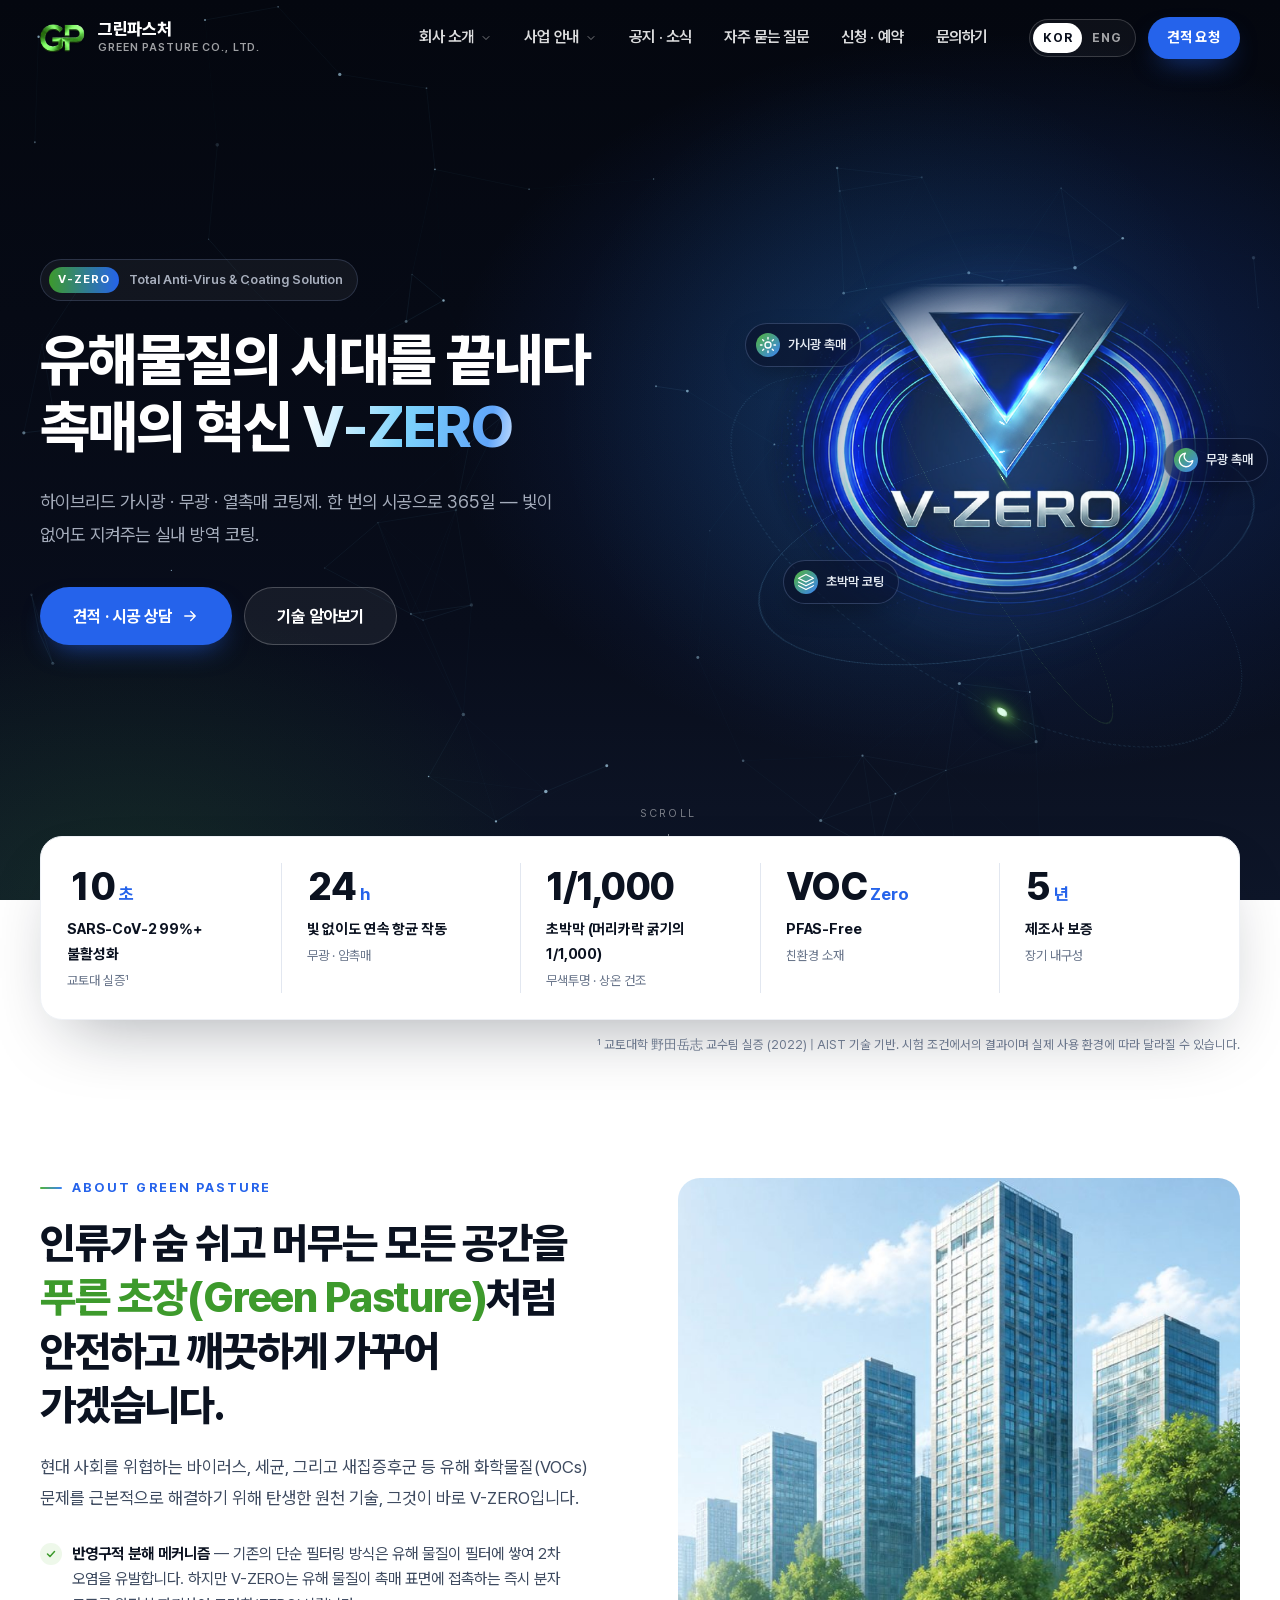
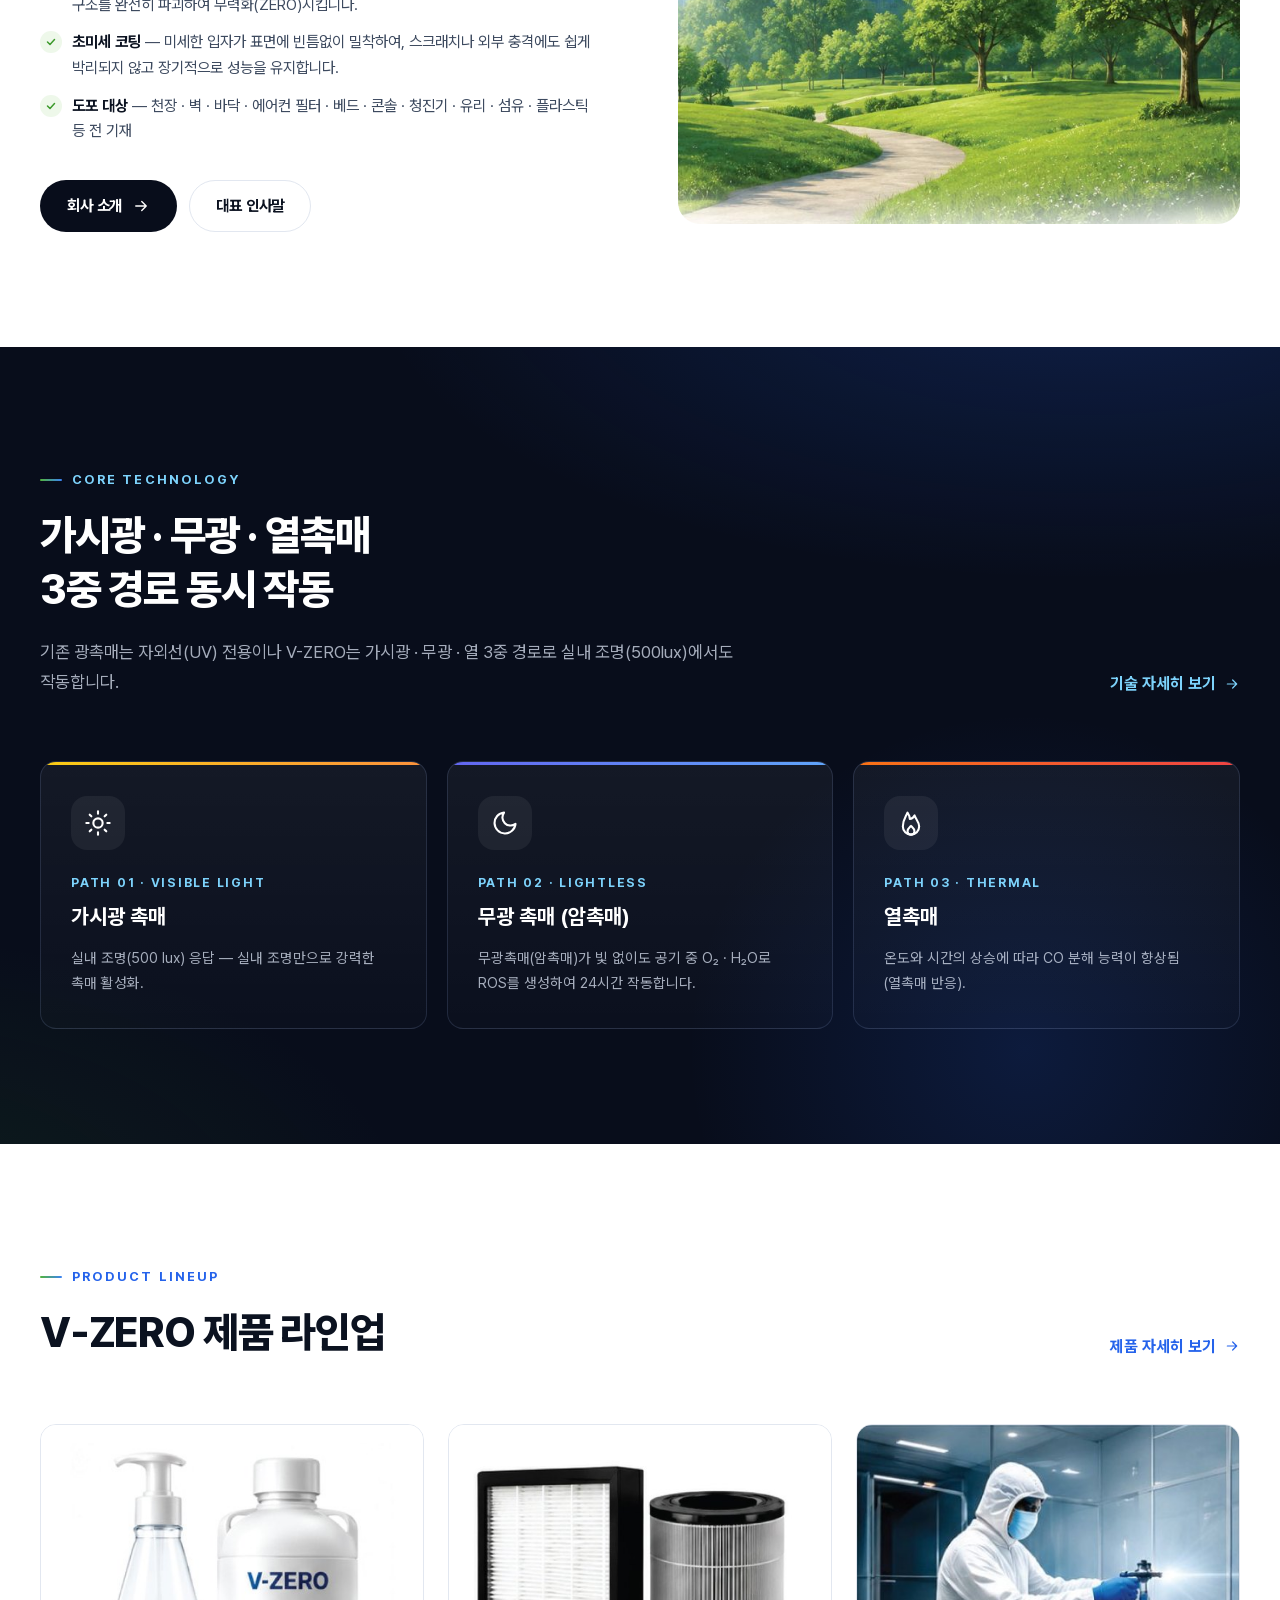
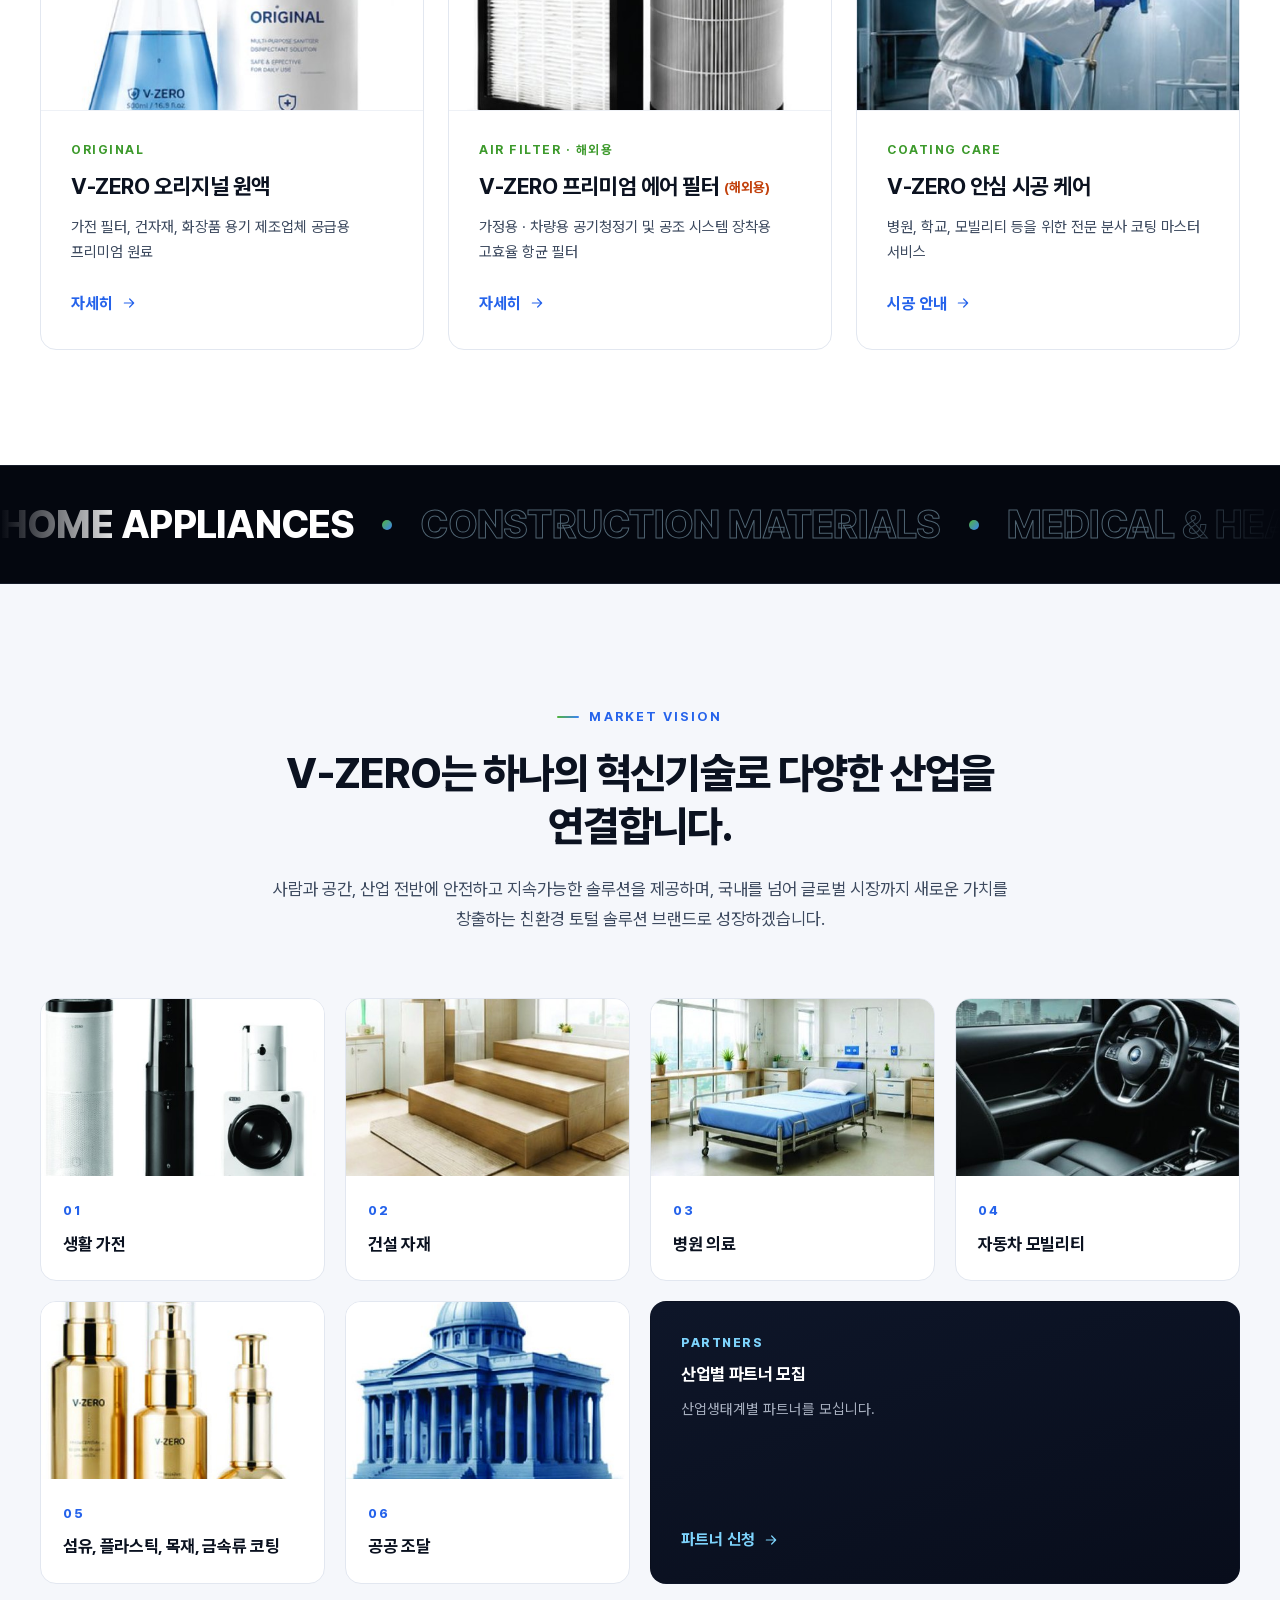
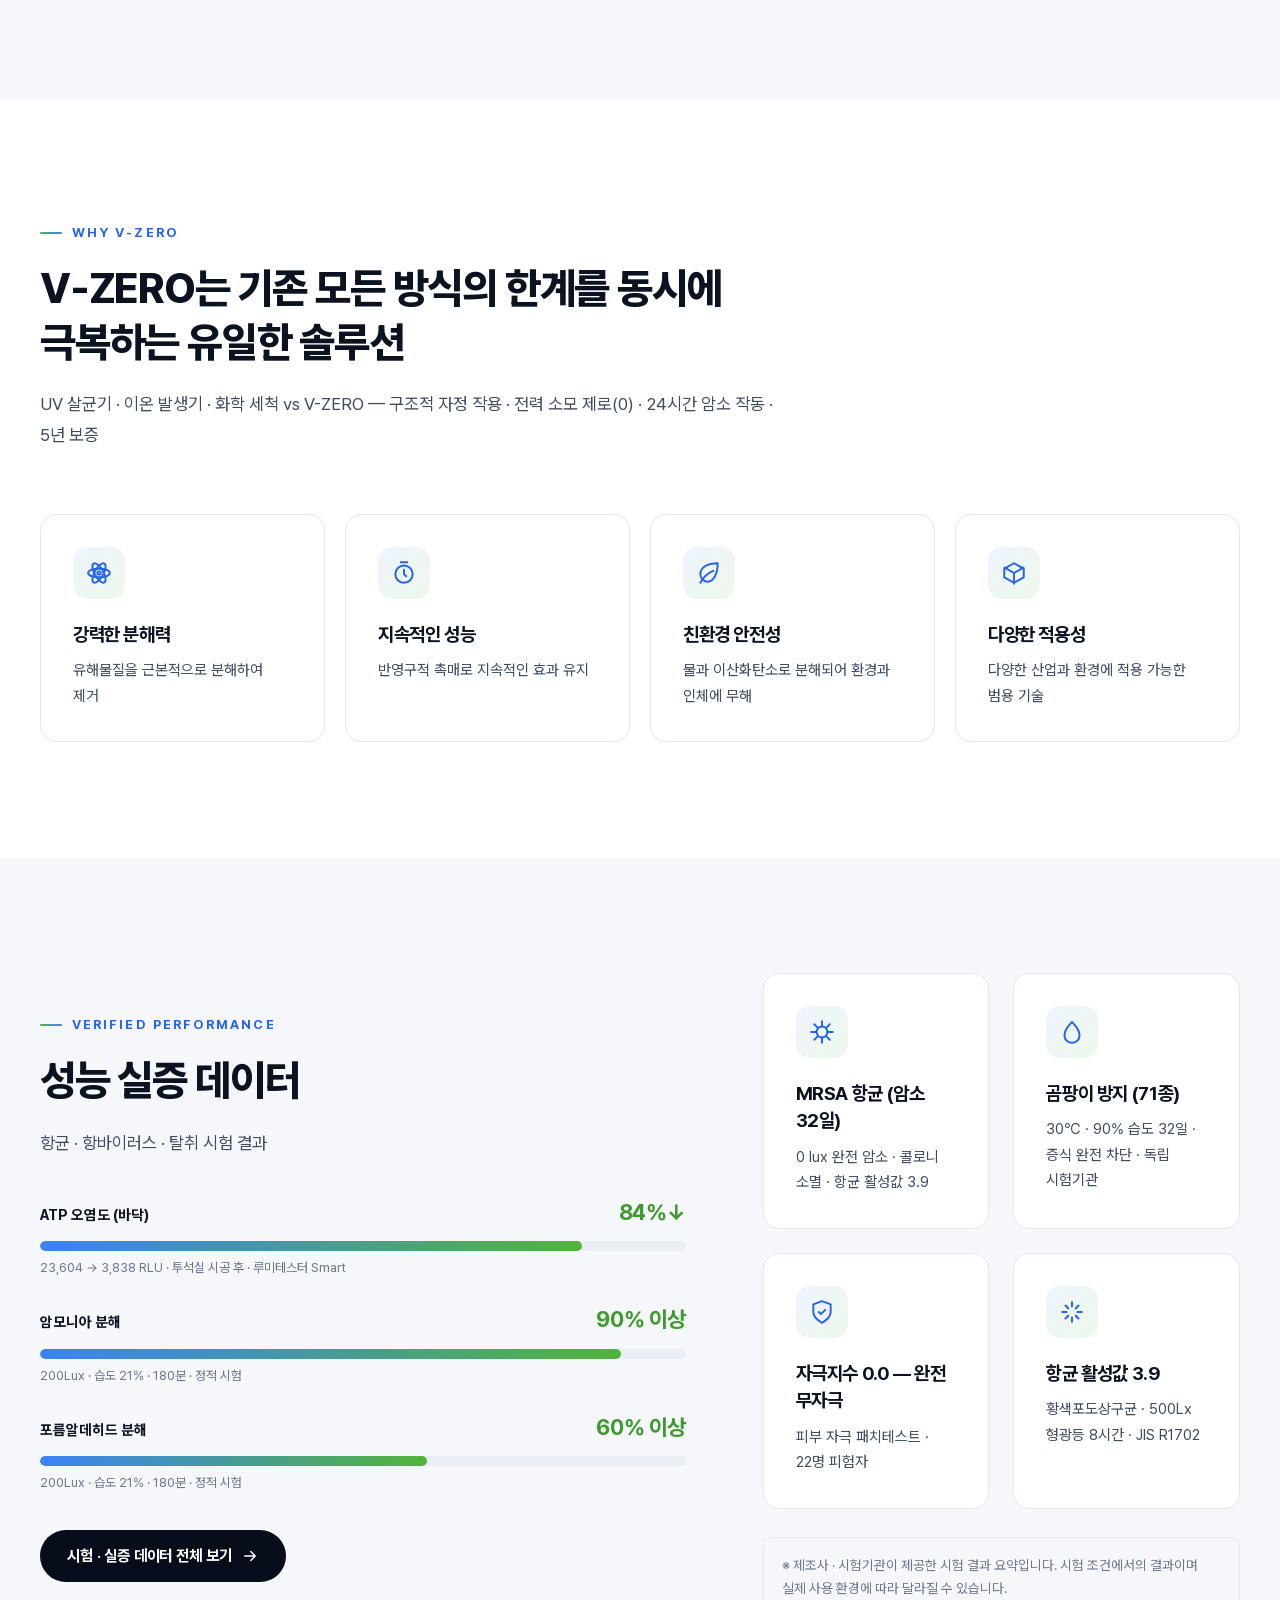
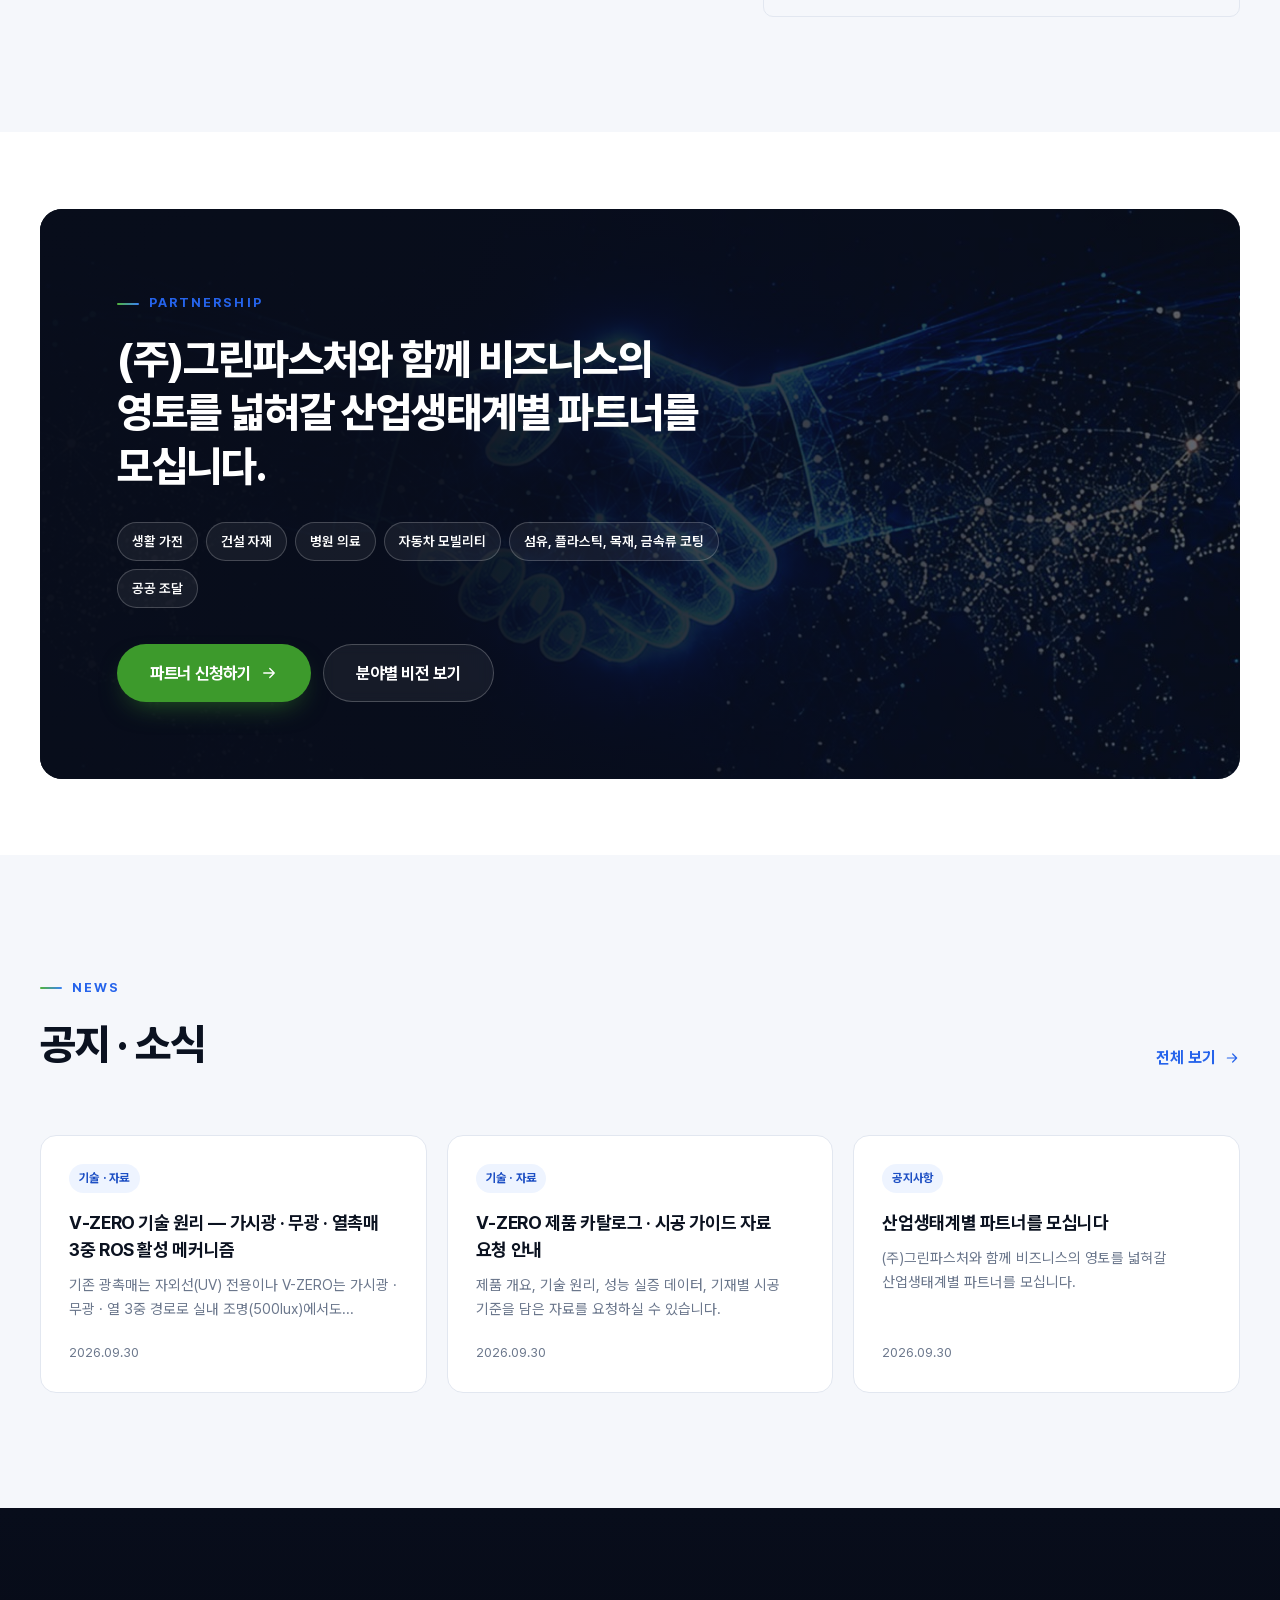
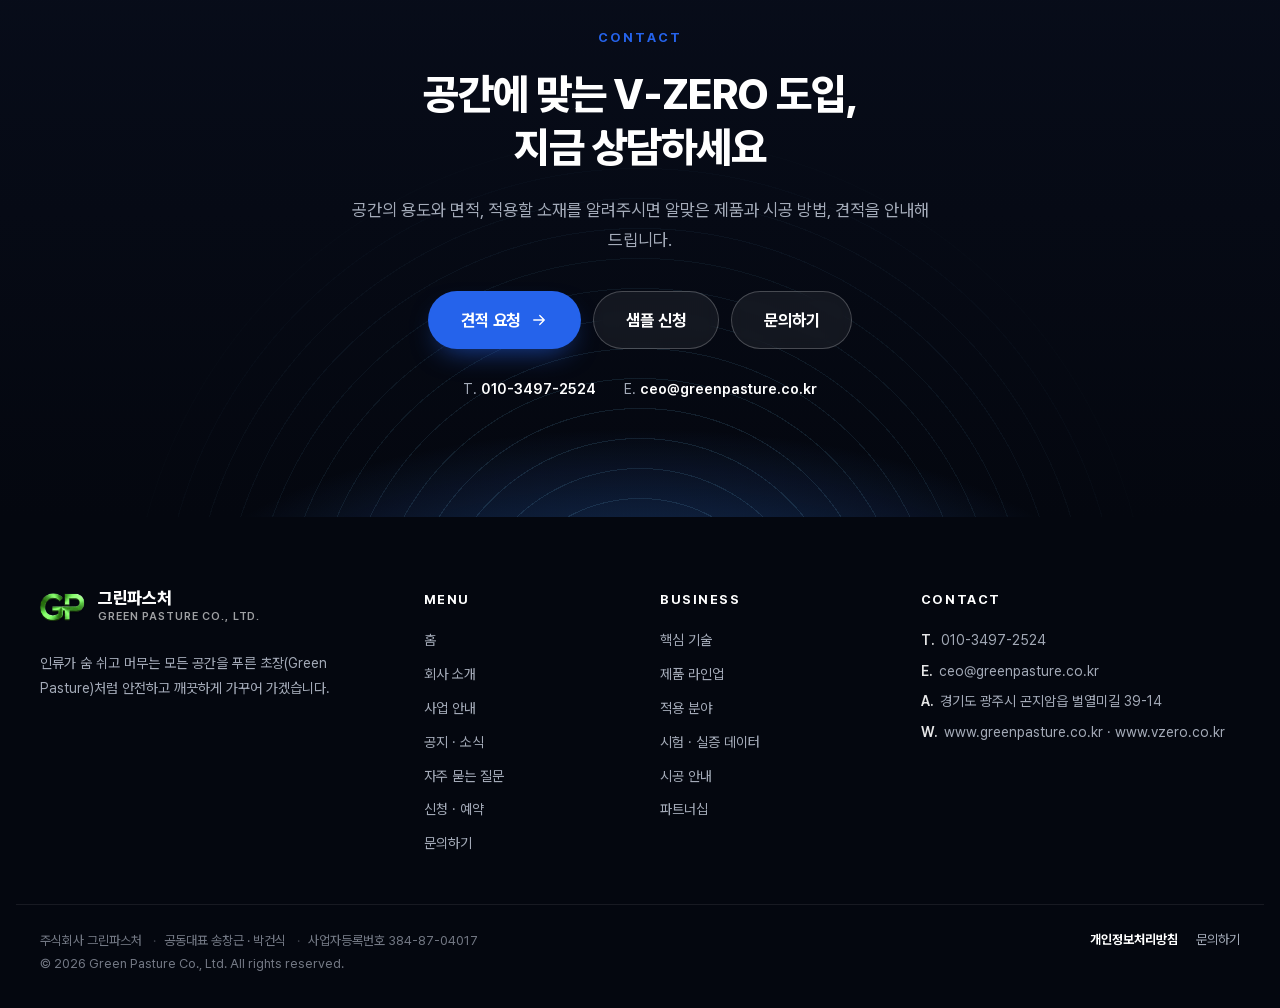
<file: index.html>
<!DOCTYPE html>
<html lang="ko" class="no-js">
<head>
<meta charset="UTF-8">
<meta name="viewport" content="width=device-width, initial-scale=1">
<title>주식회사 그린파스처 | 촉매 코팅 V-ZERO</title>
<meta name="gp:title-en" content="Green Pasture Co., Ltd. | V-ZERO Catalyst Coating">
<meta name="description" content="주식회사 그린파스처 | 유해물질의 시대를 끝내다 — 촉매의 혁신 V-ZERO. 하이브리드 가시광 · 무광 · 열촉매 코팅제.">
<meta name="keywords" content="그린파스처, V-ZERO, 브이제로, 촉매코팅, 광촉매, 가시광촉매, 암촉매, 항균코팅, 항바이러스코팅">
<link rel="canonical" href="https://www.greenpasture.co.kr/">
<meta property="og:type" content="website">
<meta property="og:site_name" content="그린파스처 Green Pasture">
<meta property="og:title" content="주식회사 그린파스처 | 촉매 코팅 V-ZERO">
<meta property="og:description" content="유해물질의 시대를 끝내다 — 촉매의 혁신 V-ZERO. 하이브리드 가시광 · 무광 · 열촉매 코팅제">
<meta property="og:url" content="https://www.greenpasture.co.kr/">
<meta property="og:image" content="https://www.greenpasture.co.kr/assets/img/og-image.jpg">
<meta property="og:locale" content="ko_KR">
<meta property="og:locale:alternate" content="en_US">
<meta name="twitter:card" content="summary_large_image">
<!-- 검색엔진 등록 후 받은 확인 코드를 아래에 넣으세요
<meta name="naver-site-verification" content="">
<meta name="google-site-verification" content="">
-->
<link rel="icon" type="image/png" sizes="32x32" href="assets/img/favicon-32.png">
<link rel="icon" type="image/png" sizes="64x64" href="assets/img/favicon-64.png">
<link rel="apple-touch-icon" href="assets/img/apple-touch-icon.png">
<meta name="theme-color" content="#080d1b">
<script>(function(){var d=document.documentElement;d.classList.remove('no-js');try{var q=new URLSearchParams(location.search).get('lang');var l=q||localStorage.getItem('gp-lang');if(l==='en')d.lang='en';}catch(e){}})();</script>
<link rel="stylesheet" href="assets/fonts/pretendard/pretendard.css">
<link rel="stylesheet" href="assets/css/style.css?v=8">
<script type="application/ld+json">
{
  "@context": "https://schema.org",
  "@type": "Organization",
  "name": "주식회사 그린파스처",
  "alternateName": "Green Pasture Co., Ltd.",
  "url": "https://www.greenpasture.co.kr/",
  "logo": "https://www.greenpasture.co.kr/assets/img/apple-touch-icon.png",
  "email": "ceo@greenpasture.co.kr",
  "telephone": "+82-10-3497-2524",
  "address": {
    "@type": "PostalAddress",
    "streetAddress": "곤지암읍 벌열미길 39-14",
    "addressLocality": "광주시",
    "addressRegion": "경기도",
    "addressCountry": "KR"
  },
  "taxID": "384-87-04017",
  "brand": { "@type": "Brand", "name": "V-ZERO" }
}
</script>
</head>
<body>
<a class="skip-link" href="#main">본문 바로가기</a>
<div id="header-slot"></div>

<main id="main">

  <!-- ============ 첫 화면 ============ -->
  <section class="hero" aria-labelledby="heroTitle">
    <canvas class="hero__canvas" id="heroCanvas" aria-hidden="true"></canvas>
    <div class="wrap hero__inner">
      <div class="hero__copy">
        <span class="hero__kicker"><b>V-ZERO</b> Total Anti-Virus &amp; Coating Solution</span>
        <h1 class="h-display" id="heroTitle">
          <span data-lang="ko"><span class="line">유해물질의 시대를 끝내다</span><span class="line">촉매의 혁신 <span class="grad-text nowrap">V-ZERO</span></span></span>
          <span data-lang="en"><span class="line">Ending the age of harmful substances</span><span class="line">Catalyst innovation <span class="grad-text nowrap">V-ZERO</span></span></span>
        </h1>
        <p class="hero__lead">
          <span data-lang="ko">하이브리드 가시광 · 무광 · 열촉매 코팅제. 한 번의 시공으로 365일 — 빛이 없어도 지켜주는 실내 방역 코팅.</span>
          <span data-lang="en">A hybrid visible-light, lightless and thermal catalyst coating. One application for 365 days — an indoor disinfection coating that protects even without light.</span>
        </p>
        <div class="btn-row">
          <a class="btn btn--primary btn--lg" href="apply.html?type=quote">
            <span data-lang="ko">견적 · 시공 상담</span><span data-lang="en">Request a Quote</span><i data-icon="arrow"></i>
          </a>
          <a class="btn btn--ghost btn--lg" href="business.html#technology">
            <span data-lang="ko">기술 알아보기</span><span data-lang="en">Explore Technology</span>
          </a>
        </div>
      </div>
      <div class="hero__visual">
        <!-- 엠블럼 주위: 퍼져 나가는 파동 · 도는 궤도와 입자 (장식) -->
        <div class="hero__fx" aria-hidden="true">
          <span class="wave"></span><span class="wave"></span><span class="wave"></span>
          <span class="orbit orbit--a"><span class="orbit__ring"><i></i></span></span>
          <span class="orbit orbit--b"><span class="orbit__ring"><i></i><i></i></span></span>
          <span class="orbit orbit--c"><span class="orbit__ring"><i></i></span></span>
        </div>
        <img class="hero__emblem" src="assets/img/vzero-emblem.jpg" alt="V-ZERO 엠블럼" width="1400" height="1062" fetchpriority="high">
        <ul class="hero__chips" aria-hidden="true">
          <li class="chip chip--1"><i data-icon="sun"></i><span data-lang="ko">가시광 촉매</span><span data-lang="en">Visible-light catalyst</span></li>
          <li class="chip chip--2"><i data-icon="moon"></i><span data-lang="ko">무광 촉매</span><span data-lang="en">Lightless catalyst</span></li>
          <li class="chip chip--3"><i data-icon="layers"></i><span data-lang="ko">초박막 코팅</span><span data-lang="en">Ultra-thin coating</span></li>
        </ul>
      </div>
    </div>
    <span class="hero__scroll" aria-hidden="true">Scroll</span>
  </section>

  <!-- ============ 핵심 수치 ============ -->
  <section class="specs" aria-label="V-ZERO 핵심 수치">
    <div class="wrap">
      <div class="specs__panel reveal">
        <div class="spec">
          <div class="spec__value">10<small data-lang="ko">초</small><small data-lang="en">sec</small></div>
          <div class="spec__label"><span data-lang="ko">SARS-CoV-2 99%+ 불활성화</span><span data-lang="en">SARS-CoV-2 99%+ inactivation</span></div>
          <div class="spec__desc"><span data-lang="ko">교토대 실증¹</span><span data-lang="en">Verified by Kyoto Univ.¹</span></div>
        </div>
        <div class="spec">
          <div class="spec__value">24<small>h</small></div>
          <div class="spec__label"><span data-lang="ko">빛 없이도 연속 항균 작동</span><span data-lang="en">Continuous antibacterial action without light</span></div>
          <div class="spec__desc"><span data-lang="ko">무광 · 암촉매</span><span data-lang="en">Lightless · dark catalyst</span></div>
        </div>
        <div class="spec">
          <div class="spec__value" data-nocount>1/1,000</div>
          <div class="spec__label"><span data-lang="ko">초박막 (머리카락 굵기의 1/1,000)</span><span data-lang="en">Ultra-thin film (1/1,000 the thickness of a hair)</span></div>
          <div class="spec__desc"><span data-lang="ko">무색투명 · 상온 건조</span><span data-lang="en">Colorless and transparent · room-temperature drying</span></div>
        </div>
        <div class="spec">
          <div class="spec__value">VOC<small>Zero</small></div>
          <div class="spec__label"><span data-lang="ko">PFAS-Free</span><span data-lang="en">PFAS-Free</span></div>
          <div class="spec__desc"><span data-lang="ko">친환경 소재</span><span data-lang="en">Eco-friendly material</span></div>
        </div>
        <div class="spec" data-tbd="'5년 제조사 보증'의 보증 주체(제조사/그린파스처)와 보증 조건을 확인해 주세요.">
          <div class="spec__value">5<small data-lang="ko">년</small><small data-lang="en">yrs</small></div>
          <div class="spec__label"><span data-lang="ko">제조사 보증</span><span data-lang="en">Manufacturer warranty</span></div>
          <div class="spec__desc"><span data-lang="ko">장기 내구성</span><span data-lang="en">Long-term durability</span></div>
        </div>
      </div>
      <p class="specs__foot" data-tbd="시험성적서 원본(기관 · 번호 · 일자)을 받으면 연결">
        <span data-lang="ko">¹ 교토대학 野田岳志 교수팀 실증 (2022) | AIST 기술 기반. 시험 조건에서의 결과이며 실제 사용 환경에 따라 달라질 수 있습니다.</span>
        <span data-lang="en">¹ Verified by the team of Prof. Takeshi Noda (野田岳志), Kyoto University (2022) | Based on AIST technology. Results under test conditions; actual performance may vary.</span>
      </p>
    </div>
  </section>

  <!-- ============ 브랜드 ============ -->
  <section class="section">
    <div class="wrap split">
      <div class="reveal">
        <span class="eyebrow">About Green Pasture</span>
        <h2 class="h2">
          <span data-lang="ko">인류가 숨 쉬고 머무는 모든 공간을<br><span class="accent-green">푸른 초장(Green Pasture)</span>처럼<br>안전하고 깨끗하게 가꾸어 가겠습니다.</span>
          <span data-lang="en">We will keep every space where humanity breathes and dwells safe and clean, like a <span class="accent-green">green pasture</span>.</span>
        </h2>
        <p class="lead">
          <span data-lang="ko">현대 사회를 위협하는 바이러스, 세균, 그리고 새집증후군 등 유해 화학물질(VOCs) 문제를 근본적으로 해결하기 위해 탄생한 원천 기술, 그것이 바로 V-ZERO입니다.</span>
          <span data-lang="en">The core technology born to fundamentally solve the problems of viruses, bacteria and harmful chemicals (VOCs), such as those behind sick building syndrome, that threaten modern society — that is V-ZERO.</span>
        </p>
        <ul class="checks">
          <li><span data-lang="ko"><strong>반영구적 분해 메커니즘</strong> — 기존의 단순 필터링 방식은 유해 물질이 필터에 쌓여 2차 오염을 유발합니다. 하지만 V-ZERO는 유해 물질이 촉매 표면에 접촉하는 즉시 분자 구조를 완전히 파괴하여 무력화(ZERO)시킵니다.</span><span data-lang="en"><strong>Semi-permanent decomposition mechanism</strong> — Conventional simple filtration lets harmful substances build up in the filter, causing secondary pollution. V-ZERO, however, completely destroys the molecular structure of harmful substances the instant they touch the catalyst surface, neutralizing them (ZERO).</span></li>
          <li><span data-lang="ko"><strong>초미세 코팅</strong> — 미세한 입자가 표면에 빈틈없이 밀착하여, 스크래치나 외부 충격에도 쉽게 박리되지 않고 장기적으로 성능을 유지합니다.</span><span data-lang="en"><strong>Ultra-fine coating</strong> — Fine particles adhere to the surface without gaps, so the coating does not peel off easily even from scratches or external impact and keeps its performance over the long term.</span></li>
          <li><span data-lang="ko"><strong>도포 대상</strong> — 천장 · 벽 · 바닥 · 에어컨 필터 · 베드 · 콘솔 · 청진기 · 유리 · 섬유 · 플라스틱 등 전 기재</span><span data-lang="en"><strong>Application surfaces</strong> — ceilings, walls, floors, air-conditioner filters, beds, consoles, stethoscopes, glass, textiles, plastics and all other substrates</span></li>
        </ul>
        <div class="btn-row">
          <a class="btn btn--dark" href="about.html"><span data-lang="ko">회사 소개</span><span data-lang="en">About Us</span><i data-icon="arrow"></i></a>
          <a class="btn btn--line" href="about.html#message"><span data-lang="ko">대표 인사말</span><span data-lang="en">CEO Message</span></a>
        </div>
      </div>
      <div class="reveal" data-delay="2">
        <div class="frame" style="aspect-ratio: 4 / 4.6">
          <img src="assets/img/brand-city.jpg" alt="숲과 도시가 어우러진 풍경" width="696" height="874" loading="lazy">
        </div>
      </div>
    </div>
  </section>

  <!-- ============ 핵심 기술 ============ -->
  <section class="section section--dark" aria-labelledby="techTitle">
    <div class="wrap">
      <div class="section__head section__head--split">
        <div class="reveal">
          <span class="eyebrow">Core Technology</span>
          <h2 class="h2" id="techTitle">
            <span data-lang="ko">가시광 · 무광 · 열촉매<br>3중 경로 동시 작동</span>
            <span data-lang="en">Visible light, lightless, thermal —<br>three pathways working at once</span>
          </h2>
          <p class="lead">
            <span data-lang="ko">기존 광촉매는 자외선(UV) 전용이나 V-ZERO는 가시광 · 무광 · 열 3중 경로로 실내 조명(500lux)에서도 작동합니다.</span>
            <span data-lang="en">Conventional photocatalysts work only with ultraviolet (UV) light, but V-ZERO works even under indoor lighting (500 lux) through three pathways: visible light, lightless and thermal.</span>
          </p>
        </div>
        <a class="link-arrow reveal" href="business.html#technology"><span data-lang="ko">기술 자세히 보기</span><span data-lang="en">Technology details</span><i data-icon="arrow"></i></a>
      </div>
      <div class="paths">
        <article class="path path--light reveal">
          <div class="path__icon"><i data-icon="sun"></i></div>
          <div class="path__step">Path 01 · Visible Light</div>
          <h3><span data-lang="ko">가시광 촉매</span><span data-lang="en">Visible-light catalysis</span></h3>
          <p><span data-lang="ko">실내 조명(500 lux) 응답 — 실내 조명만으로 강력한 촉매 활성화.</span><span data-lang="en">Responds to indoor lighting (500 lux) — powerful catalytic activation with indoor lighting alone.</span></p>
        </article>
        <article class="path path--dark reveal" data-delay="1">
          <div class="path__icon"><i data-icon="moon"></i></div>
          <div class="path__step">Path 02 · Lightless</div>
          <h3><span data-lang="ko">무광 촉매 (암촉매)</span><span data-lang="en">Lightless (dark) catalysis</span></h3>
          <p><span data-lang="ko">무광촉매(암촉매)가 빛 없이도 공기 중 O₂ · H₂O로 ROS를 생성하여 24시간 작동합니다.</span><span data-lang="en">The lightless (dark) catalyst generates ROS from O₂ and H₂O in the air even without light, working 24 hours a day.</span></p>
        </article>
        <article class="path path--heat reveal" data-delay="2">
          <div class="path__icon"><i data-icon="flame"></i></div>
          <div class="path__step">Path 03 · Thermal</div>
          <h3><span data-lang="ko">열촉매</span><span data-lang="en">Thermal catalysis</span></h3>
          <p><span data-lang="ko">온도와 시간의 상승에 따라 CO 분해 능력이 향상됨 (열촉매 반응).</span><span data-lang="en">CO decomposition capacity improves as temperature and time increase (thermal catalytic reaction).</span></p>
        </article>
      </div>
    </div>
  </section>

  <!-- ============ 제품 ============ -->
  <section class="section" aria-labelledby="productTitle">
    <div class="wrap">
      <div class="section__head section__head--split">
        <div class="reveal">
          <span class="eyebrow">Product Lineup</span>
          <h2 class="h2" id="productTitle"><span data-lang="ko">V-ZERO 제품 라인업</span><span data-lang="en">V-ZERO Product Lineup</span></h2>
        </div>
        <a class="link-arrow reveal" href="business.html#products"><span data-lang="ko">제품 자세히 보기</span><span data-lang="en">View all products</span><i data-icon="arrow"></i></a>
      </div>
      <div class="grid grid--3">
        <article class="card product reveal">
          <div class="product__media"><img src="assets/img/prod-original.jpg" alt="V-ZERO 오리지널 원액 용기" width="477" height="469" loading="lazy"></div>
          <div class="product__body">
            <span class="product__tag">Original</span>
            <h3><span data-lang="ko">V-ZERO 오리지널 원액</span><span data-lang="en">V-ZERO Original Solution</span></h3>
            <p><span data-lang="ko">가전 필터, 건자재, 화장품 용기 제조업체 공급용 프리미엄 원료</span><span data-lang="en">Premium raw material for supply to manufacturers of appliance filters, building materials and cosmetic containers</span></p>
            <a class="link-arrow" href="business.html#products"><span data-lang="ko">자세히</span><span data-lang="en">Details</span><i data-icon="arrow"></i></a>
          </div>
        </article>
        <article class="card product reveal" data-delay="1">
          <div class="product__media"><img src="assets/img/prod-filter.jpg" alt="V-ZERO 프리미엄 에어 필터" width="477" height="443" loading="lazy"></div>
          <div class="product__body">
            <span class="product__tag">Air Filter · <span data-lang="ko">해외용</span><span data-lang="en">Overseas</span></span>
            <h3><span data-lang="ko">V-ZERO 프리미엄 에어 필터 <small class="product__note">(해외용)</small></span><span data-lang="en">V-ZERO Premium Air Filter <small class="product__note">(overseas)</small></span></h3>
            <p><span data-lang="ko">가정용 · 차량용 공기청정기 및 공조 시스템 장착용 고효율 항균 필터</span><span data-lang="en">High-efficiency antibacterial filter for installation in home and vehicle air purifiers and HVAC systems</span></p>
            <a class="link-arrow" href="business.html#products"><span data-lang="ko">자세히</span><span data-lang="en">Details</span><i data-icon="arrow"></i></a>
          </div>
        </article>
        <article class="card product reveal" data-delay="2">
          <div class="product__media product__media--cover"><img src="assets/img/prod-care.jpg" alt="방호복을 입고 스프레이건으로 코팅을 시공하는 모습" width="454" height="388" loading="lazy"></div>
          <div class="product__body">
            <span class="product__tag">Coating Care</span>
            <h3><span data-lang="ko">V-ZERO 안심 시공 케어</span><span data-lang="en">V-ZERO Safe Application Care</span></h3>
            <p><span data-lang="ko">병원, 학교, 모빌리티 등을 위한 전문 분사 코팅 마스터 서비스</span><span data-lang="en">Professional spray-coating master service for hospitals, schools, mobility and more</span></p>
            <a class="link-arrow" href="business.html#process"><span data-lang="ko">시공 안내</span><span data-lang="en">Process</span><i data-icon="arrow"></i></a>
          </div>
        </article>
      </div>
    </div>
  </section>

  <!-- ============ 흐르는 산업 띠 (장식 · 산업 영문명) ============ -->
  <div class="marquee" aria-hidden="true">
    <div class="marquee__track"><div class="marquee__group"><span class="marquee__item">Home Appliances</span><span class="marquee__item">Construction Materials</span><span class="marquee__item">Medical &amp; Healthcare</span><span class="marquee__item">Automotive Mobility</span><span class="marquee__item">Textiles, Plastics, Wood &amp; Metals</span><span class="marquee__item">Public Procurement</span></div><div class="marquee__group"><span class="marquee__item">Home Appliances</span><span class="marquee__item">Construction Materials</span><span class="marquee__item">Medical &amp; Healthcare</span><span class="marquee__item">Automotive Mobility</span><span class="marquee__item">Textiles, Plastics, Wood &amp; Metals</span><span class="marquee__item">Public Procurement</span></div></div>
  </div>

  <!-- ============ 적용 분야 ============ -->
  <section class="section section--soft" aria-labelledby="appTitle">
    <div class="wrap">
      <div class="section__head section__head--center reveal">
        <span class="eyebrow">Market Vision</span>
        <h2 class="h2" id="appTitle"><span data-lang="ko">V-ZERO는 하나의 혁신기술로 다양한 산업을 연결합니다.</span><span data-lang="en">V-ZERO connects diverse industries with one innovative technology.</span></h2>
        <p class="lead"><span data-lang="ko">사람과 공간, 산업 전반에 안전하고 지속가능한 솔루션을 제공하며, 국내를 넘어 글로벌 시장까지 새로운 가치를 창출하는 친환경 토털 솔루션 브랜드로 성장하겠습니다.</span><span data-lang="en">We will provide safe and sustainable solutions for people, spaces and industry as a whole, and grow into an eco-friendly total solution brand that creates new value beyond Korea and in global markets.</span></p>
      </div>
      <div class="apps apps--4">
        <a class="app reveal" href="business.html#applications">
          <div class="app__media"><img src="assets/img/app-home.jpg" alt="공기청정기와 생활가전" width="468" height="374" loading="lazy"></div>
          <div class="app__body"><span class="app__no">01</span><h3><span data-lang="ko">생활 가전</span><span data-lang="en">Home Appliances</span></h3></div>
        </a>
        <a class="app reveal" data-delay="1" href="business.html#applications">
          <div class="app__media"><img src="assets/img/app-build.jpg" alt="밝은 실내 마감재" width="442" height="422" loading="lazy"></div>
          <div class="app__body"><span class="app__no">02</span><h3><span data-lang="ko">건설 자재</span><span data-lang="en">Construction Materials</span></h3></div>
        </a>
        <a class="app reveal" data-delay="2" href="business.html#applications">
          <div class="app__media"><img src="assets/img/app-medical.jpg" alt="병실 내부" width="442" height="367" loading="lazy"></div>
          <div class="app__body"><span class="app__no">03</span><h3><span data-lang="ko">병원 의료</span><span data-lang="en">Medical &amp; Healthcare</span></h3></div>
        </a>
        <a class="app reveal" data-delay="3" href="business.html#applications">
          <div class="app__media"><img src="assets/img/app-mobility.jpg" alt="자동차 실내" width="442" height="342" loading="lazy"></div>
          <div class="app__body"><span class="app__no">04</span><h3><span data-lang="ko">자동차 모빌리티</span><span data-lang="en">Automotive Mobility</span></h3></div>
        </a>
        <a class="app reveal" href="business.html#applications">
          <div class="app__media"><img src="assets/img/app-beauty.jpg" alt="화장품 용기" width="437" height="507" loading="lazy"></div>
          <div class="app__body"><span class="app__no">05</span><h3><span data-lang="ko">섬유, 플라스틱, 목재, 금속류 코팅</span><span data-lang="en">Textiles, Plastics, Wood &amp; Metals</span></h3></div>
        </a>
        <a class="app reveal" data-delay="1" href="business.html#applications">
          <div class="app__media"><img src="assets/img/app-public.jpg" alt="공공 건축물" width="423" height="417" loading="lazy"></div>
          <div class="app__body"><span class="app__no">06</span><h3><span data-lang="ko">공공 조달</span><span data-lang="en">Public Procurement</span></h3></div>
        </a>
        <a class="app app--text reveal" data-delay="3" href="apply.html?type=partner">
          <div class="app__body">
            <span class="app__no">PARTNERS</span>
            <h3><span data-lang="ko">산업별 파트너 모집</span><span data-lang="en">Become a partner</span></h3>
            <p><span data-lang="ko">산업생태계별 파트너를 모십니다.</span><span data-lang="en">We welcome partners in each industrial ecosystem.</span></p>
            <span class="link-arrow"><span data-lang="ko">파트너 신청</span><span data-lang="en">Apply</span><i data-icon="arrow"></i></span>
          </div>
        </a>
      </div>
    </div>
  </section>

  <!-- ============ 핵심 가치 ============ -->
  <section class="section" aria-labelledby="valueTitle">
    <div class="wrap">
      <div class="section__head reveal">
        <span class="eyebrow">Why V-ZERO</span>
        <h2 class="h2" id="valueTitle"><span data-lang="ko">V-ZERO는 기존 모든 방식의 한계를 동시에 극복하는 유일한 솔루션</span><span data-lang="en">V-ZERO: the only solution that overcomes the limits of all conventional methods at once</span></h2>
        <p class="lead"><span data-lang="ko">UV 살균기 · 이온 발생기 · 화학 세척 vs V-ZERO — 구조적 자정 작용 · 전력 소모 제로(0) · 24시간 암소 작동 · 5년 보증</span><span data-lang="en">UV sterilizers · ionizers · chemical cleaning vs V-ZERO — structural self-cleaning action · zero (0) power consumption · 24-hour operation in the dark · 5-year warranty</span></p>
      </div>
      <div class="values">
        <div class="card reveal">
          <div class="card__icon"><i data-icon="atom"></i></div>
          <h3><span data-lang="ko">강력한 분해력</span><span data-lang="en">Powerful decomposition</span></h3>
          <p><span data-lang="ko">유해물질을 근본적으로 분해하여 제거</span><span data-lang="en">Fundamentally breaks down and removes harmful substances</span></p>
        </div>
        <div class="card reveal" data-delay="1">
          <div class="card__icon"><i data-icon="timer"></i></div>
          <h3><span data-lang="ko">지속적인 성능</span><span data-lang="en">Lasting performance</span></h3>
          <p><span data-lang="ko">반영구적 촉매로 지속적인 효과 유지</span><span data-lang="en">A semi-permanent catalyst keeps the effect going</span></p>
        </div>
        <div class="card reveal" data-delay="2">
          <div class="card__icon"><i data-icon="leaf"></i></div>
          <h3><span data-lang="ko">친환경 안전성</span><span data-lang="en">Eco-friendly safety</span></h3>
          <p><span data-lang="ko">물과 이산화탄소로 분해되어 환경과 인체에 무해</span><span data-lang="en">Breaks down into water and carbon dioxide, harmless to the environment and the human body</span></p>
        </div>
        <div class="card reveal" data-delay="3">
          <div class="card__icon"><i data-icon="cube"></i></div>
          <h3><span data-lang="ko">다양한 적용성</span><span data-lang="en">Versatile applicability</span></h3>
          <p><span data-lang="ko">다양한 산업과 환경에 적용 가능한 범용 기술</span><span data-lang="en">A general-purpose technology applicable to diverse industries and environments</span></p>
        </div>
      </div>
    </div>
  </section>

  <!-- ============ 신뢰 (시험 결과 요약) ============ -->
  <section class="section section--soft" aria-labelledby="trustTitle">
    <div class="wrap split split--wide-left">
      <div class="reveal">
        <span class="eyebrow">Verified Performance</span>
        <h2 class="h2" id="trustTitle"><span data-lang="ko">성능 실증 데이터</span><span data-lang="en">Performance Verification Data</span></h2>
        <p class="lead"><span data-lang="ko">항균 · 항바이러스 · 탈취 시험 결과</span><span data-lang="en">Antibacterial, antiviral and deodorization test results</span></p>
        <div class="bars" style="margin-top:36px">
          <div class="bar">
            <div class="bar__head"><span data-lang="ko">ATP 오염도 (바닥)</span><span data-lang="en">ATP contamination (floor)</span><b>84%↓</b></div>
            <div class="bar__track"><span class="bar__fill" style="--w:84%"></span></div>
            <div class="bar__meta">23,604 → 3,838 RLU · <span data-lang="ko">투석실 시공 후 · 루미테스터 Smart</span><span data-lang="en">after application in a dialysis room · LumiTester Smart</span></div>
          </div>
          <div class="bar">
            <div class="bar__head"><span data-lang="ko">암모니아 분해</span><span data-lang="en">Ammonia decomposition</span><b>90% <span data-lang="ko">이상</span><span data-lang="en">or more</span></b></div>
            <div class="bar__track"><span class="bar__fill" style="--w:90%"></span></div>
            <div class="bar__meta"><span data-lang="ko">200Lux · 습도 21% · 180분 · 정적 시험</span><span data-lang="en">200 lux · 21% humidity · 180 min · static test</span></div>
          </div>
          <div class="bar">
            <div class="bar__head"><span data-lang="ko">포름알데히드 분해</span><span data-lang="en">Formaldehyde decomposition</span><b>60% <span data-lang="ko">이상</span><span data-lang="en">or more</span></b></div>
            <div class="bar__track"><span class="bar__fill" style="--w:60%"></span></div>
            <div class="bar__meta"><span data-lang="ko">200Lux · 습도 21% · 180분 · 정적 시험</span><span data-lang="en">200 lux · 21% humidity · 180 min · static test</span></div>
          </div>
        </div>
        <div class="btn-row">
          <a class="btn btn--dark" href="business.html#performance"><span data-lang="ko">시험 · 실증 데이터 전체 보기</span><span data-lang="en">See all test data</span><i data-icon="arrow"></i></a>
        </div>
      </div>
      <div class="reveal" data-delay="2">
        <div class="grid grid--2">
          <div class="card card--flat">
            <div class="card__icon"><i data-icon="virus"></i></div>
            <h3><span data-lang="ko">MRSA 항균 (암소 32일)</span><span data-lang="en">MRSA antibacterial (32 days in darkness)</span></h3>
            <p><span data-lang="ko">0 lux 완전 암소 · 콜로니 소멸 · 항균 활성값 3.9</span><span data-lang="en">0 lux complete darkness · colonies eliminated · antibacterial activity value 3.9</span></p>
          </div>
          <div class="card card--flat">
            <div class="card__icon"><i data-icon="drop"></i></div>
            <h3><span data-lang="ko">곰팡이 방지 (71종)</span><span data-lang="en">Mold prevention (71 species)</span></h3>
            <p><span data-lang="ko">30℃ · 90% 습도 32일 · 증식 완전 차단 · 독립 시험기관</span><span data-lang="en">30℃ · 90% humidity, 32 days · growth completely blocked · independent testing body</span></p>
          </div>
          <div class="card card--flat">
            <div class="card__icon"><i data-icon="shield"></i></div>
            <h3><span data-lang="ko">자극지수 0.0 — 완전 무자극</span><span data-lang="en">Irritation index 0.0 — completely non-irritating</span></h3>
            <p><span data-lang="ko">피부 자극 패치테스트 · 22명 피험자</span><span data-lang="en">Skin irritation patch test · 22 subjects</span></p>
          </div>
          <div class="card card--flat">
            <div class="card__icon"><i data-icon="sparkle"></i></div>
            <h3><span data-lang="ko">항균 활성값 3.9</span><span data-lang="en">Antibacterial activity value 3.9</span></h3>
            <p><span data-lang="ko">황색포도상구균 · 500Lx 형광등 8시간 · JIS R1702</span><span data-lang="en">Staphylococcus aureus · 500 lx fluorescent light, 8 hours · JIS R1702</span></p>
          </div>
        </div>
        <p class="note" data-tbd="시험성적서 원본(기관 · 번호 · 일자)을 받으면 연결">
          <span data-lang="ko">※ 제조사 · 시험기관이 제공한 시험 결과 요약입니다. 시험 조건에서의 결과이며 실제 사용 환경에 따라 달라질 수 있습니다.</span>
          <span data-lang="en">* Summary of results provided by the manufacturer and testing bodies. Results under test conditions; actual performance may vary.</span>
        </p>
      </div>
    </div>
  </section>

  <!-- ============ 파트너 모집 ============ -->
  <section class="section section--tight">
    <div class="wrap">
      <div class="partner-band reveal">
        <div class="partner-band__bg"><img src="assets/img/partner-network.jpg" alt="" width="1600" height="636" loading="lazy"></div>
        <span class="eyebrow">Partnership</span>
        <h2 class="h2"><span data-lang="ko">(주)그린파스처와 함께 비즈니스의 영토를 넓혀갈 산업생태계별 파트너를 모십니다.</span><span data-lang="en">We welcome partners in industrial ecosystems to expand the territory of business together with Green Pasture Co., Ltd.</span></h2>
        <ul class="partner-tags">
          <li><span data-lang="ko">생활 가전</span><span data-lang="en">Home Appliances</span></li>
          <li><span data-lang="ko">건설 자재</span><span data-lang="en">Construction Materials</span></li>
          <li><span data-lang="ko">병원 의료</span><span data-lang="en">Medical &amp; Healthcare</span></li>
          <li><span data-lang="ko">자동차 모빌리티</span><span data-lang="en">Automotive Mobility</span></li>
          <li><span data-lang="ko">섬유, 플라스틱, 목재, 금속류 코팅</span><span data-lang="en">Textiles, Plastics, Wood &amp; Metals</span></li>
          <li><span data-lang="ko">공공 조달</span><span data-lang="en">Public Procurement</span></li>
        </ul>
        <div class="btn-row">
          <a class="btn btn--green btn--lg" href="apply.html?type=partner"><span data-lang="ko">파트너 신청하기</span><span data-lang="en">Apply for Partnership</span><i data-icon="arrow"></i></a>
          <a class="btn btn--ghost btn--lg" href="business.html#partnership"><span data-lang="ko">분야별 비전 보기</span><span data-lang="en">See our vision</span></a>
        </div>
      </div>
    </div>
  </section>

  <!-- ============ 최신 소식 ============ -->
  <section class="section section--soft" aria-labelledby="newsTitle">
    <div class="wrap">
      <div class="section__head section__head--split">
        <div class="reveal">
          <span class="eyebrow">News</span>
          <h2 class="h2" id="newsTitle"><span data-lang="ko">공지 · 소식</span><span data-lang="en">Latest News</span></h2>
        </div>
        <a class="link-arrow reveal" href="news.html"><span data-lang="ko">전체 보기</span><span data-lang="en">View all</span><i data-icon="arrow"></i></a>
      </div>
      <div class="news-list" id="newsTeaser"></div>
    </div>
  </section>

  <!-- ============ 상담 ============ -->
  <section class="cta-band">
    <div class="wrap wrap--narrow reveal">
      <span class="eyebrow eyebrow--plain">Contact</span>
      <h2 class="h2"><span data-lang="ko">공간에 맞는 V-ZERO 도입,<br>지금 상담하세요</span><span data-lang="en">Let's find the right V-ZERO<br>solution for your space</span></h2>
      <p class="lead"><span data-lang="ko">공간의 용도와 면적, 적용할 소재를 알려주시면 알맞은 제품과 시공 방법, 견적을 안내해 드립니다.</span><span data-lang="en">Tell us about the use, size and materials of your space, and we'll recommend the right product, process and quote.</span></p>
      <div class="btn-row">
        <a class="btn btn--primary btn--lg" href="apply.html?type=quote"><span data-lang="ko">견적 요청</span><span data-lang="en">Request a Quote</span><i data-icon="arrow"></i></a>
        <a class="btn btn--ghost btn--lg" href="apply.html?type=sample"><span data-lang="ko">샘플 신청</span><span data-lang="en">Request a Sample</span></a>
        <a class="btn btn--ghost btn--lg" href="contact.html"><span data-lang="ko">문의하기</span><span data-lang="en">Contact Us</span></a>
      </div>
      <div class="cta-band__contact">
        <span>T. <a href="tel:+821034972524"><span data-lang="ko">010-3497-2524</span><span data-lang="en">+82 10-3497-2524</span></a></span>
        <span>E. <a href="mailto:ceo@greenpasture.co.kr">ceo@greenpasture.co.kr</a></span>
      </div>
    </div>
  </section>

</main>

<div id="footer-slot"></div>
<script src="assets/data/posts.js?v=8"></script>
<script src="assets/js/site.js?v=8"></script>
</body>
</html>
</file>
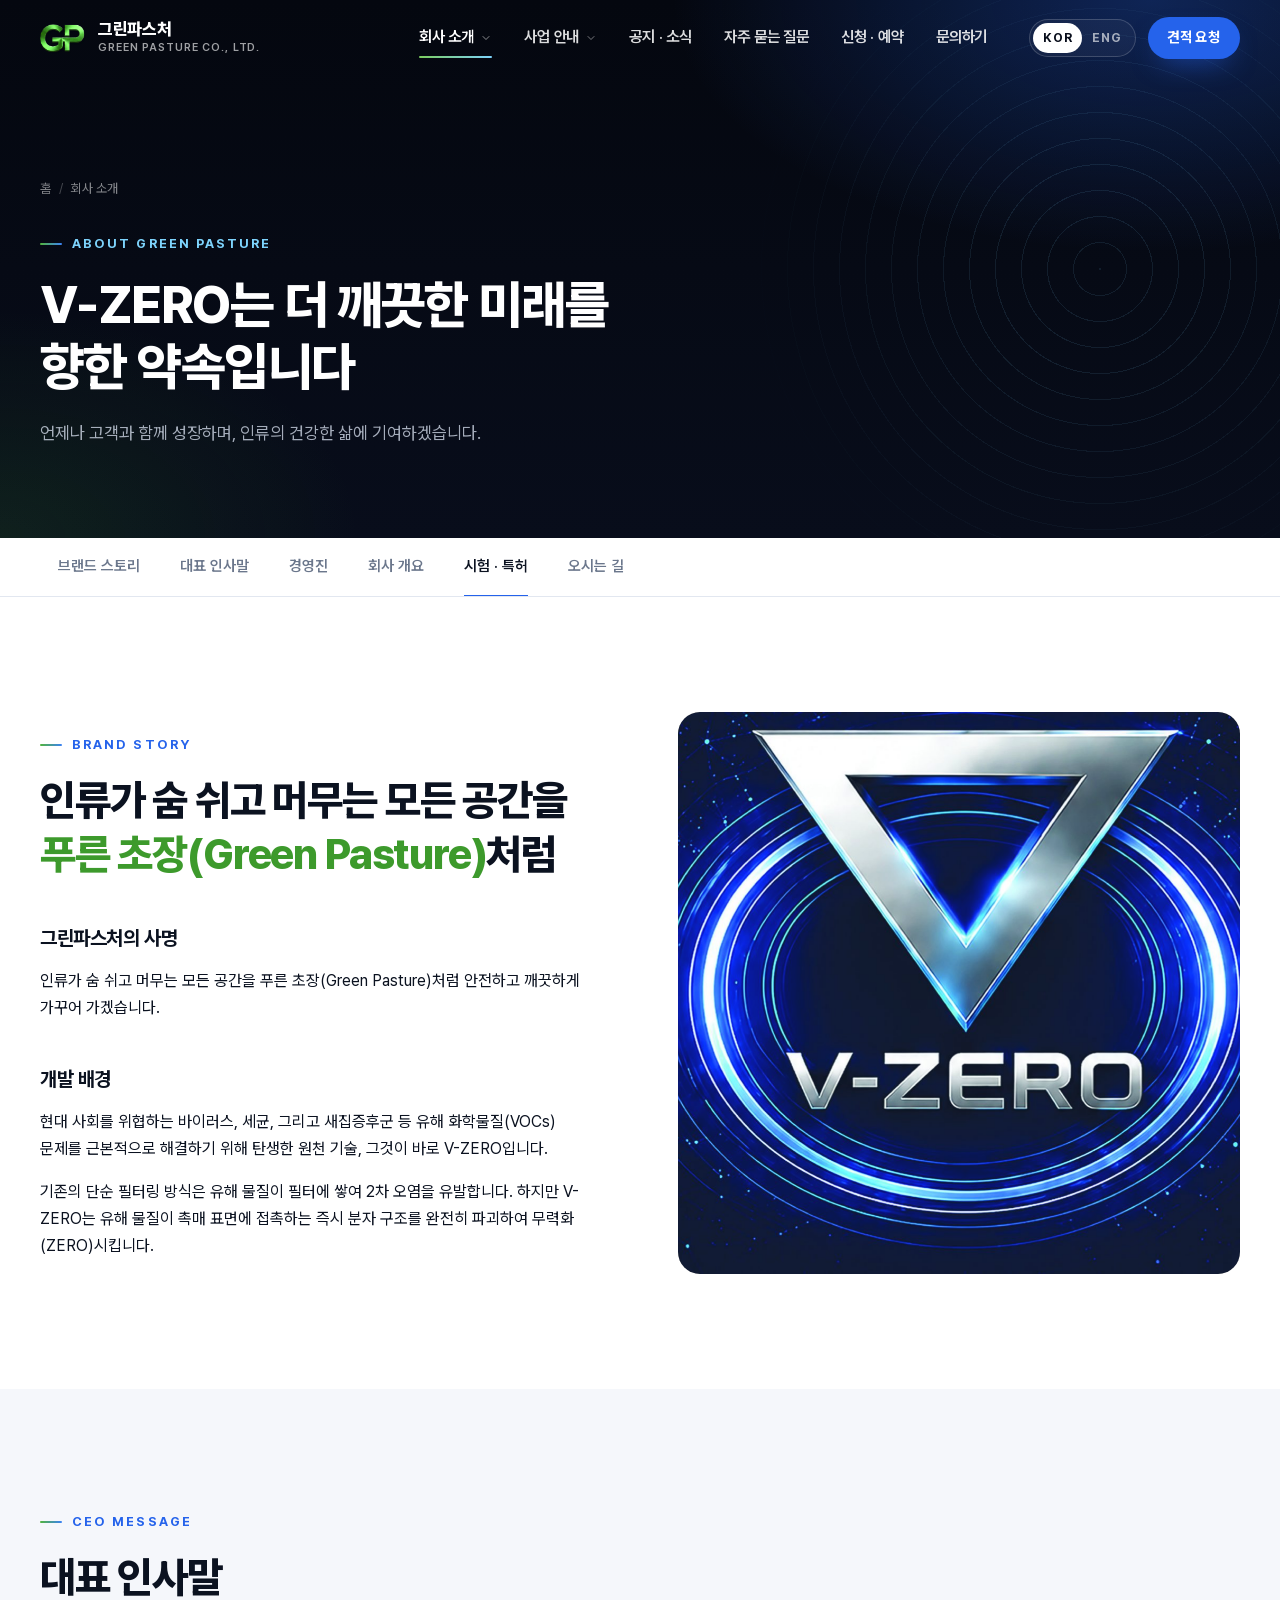
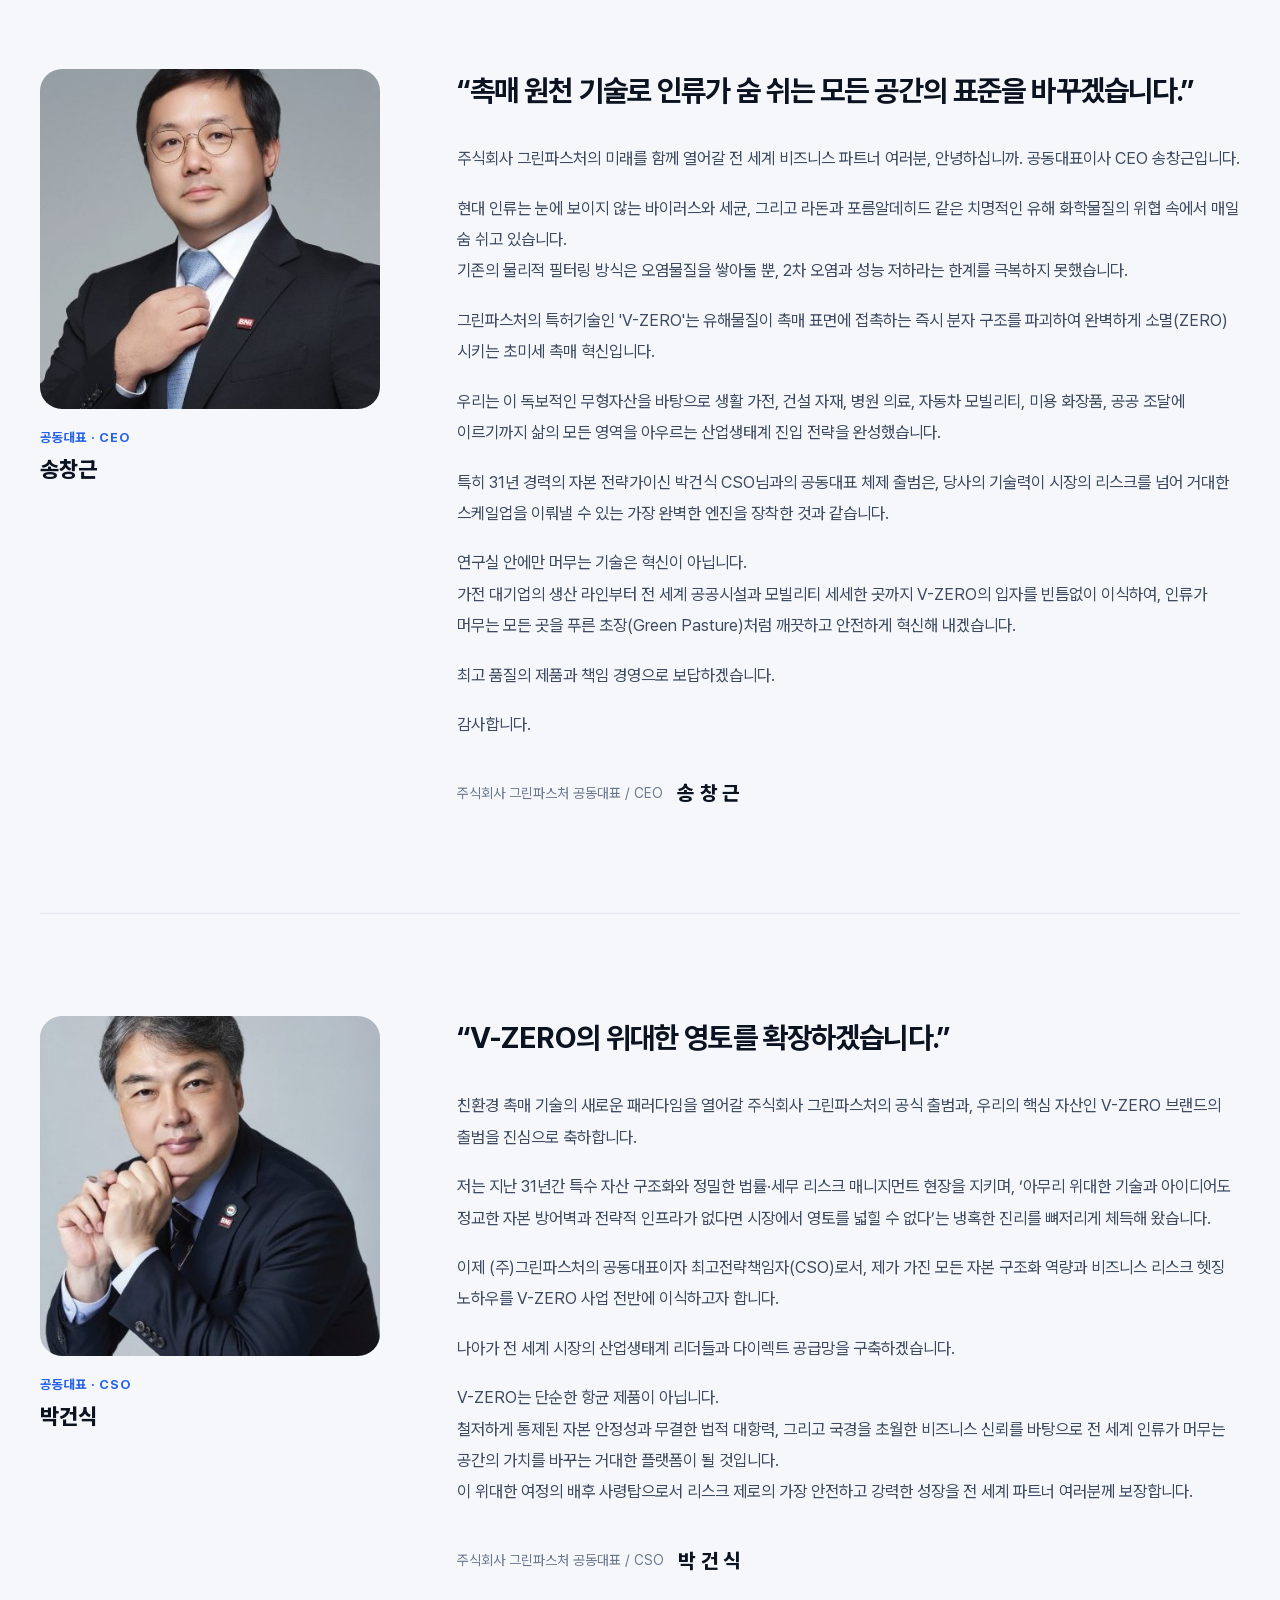
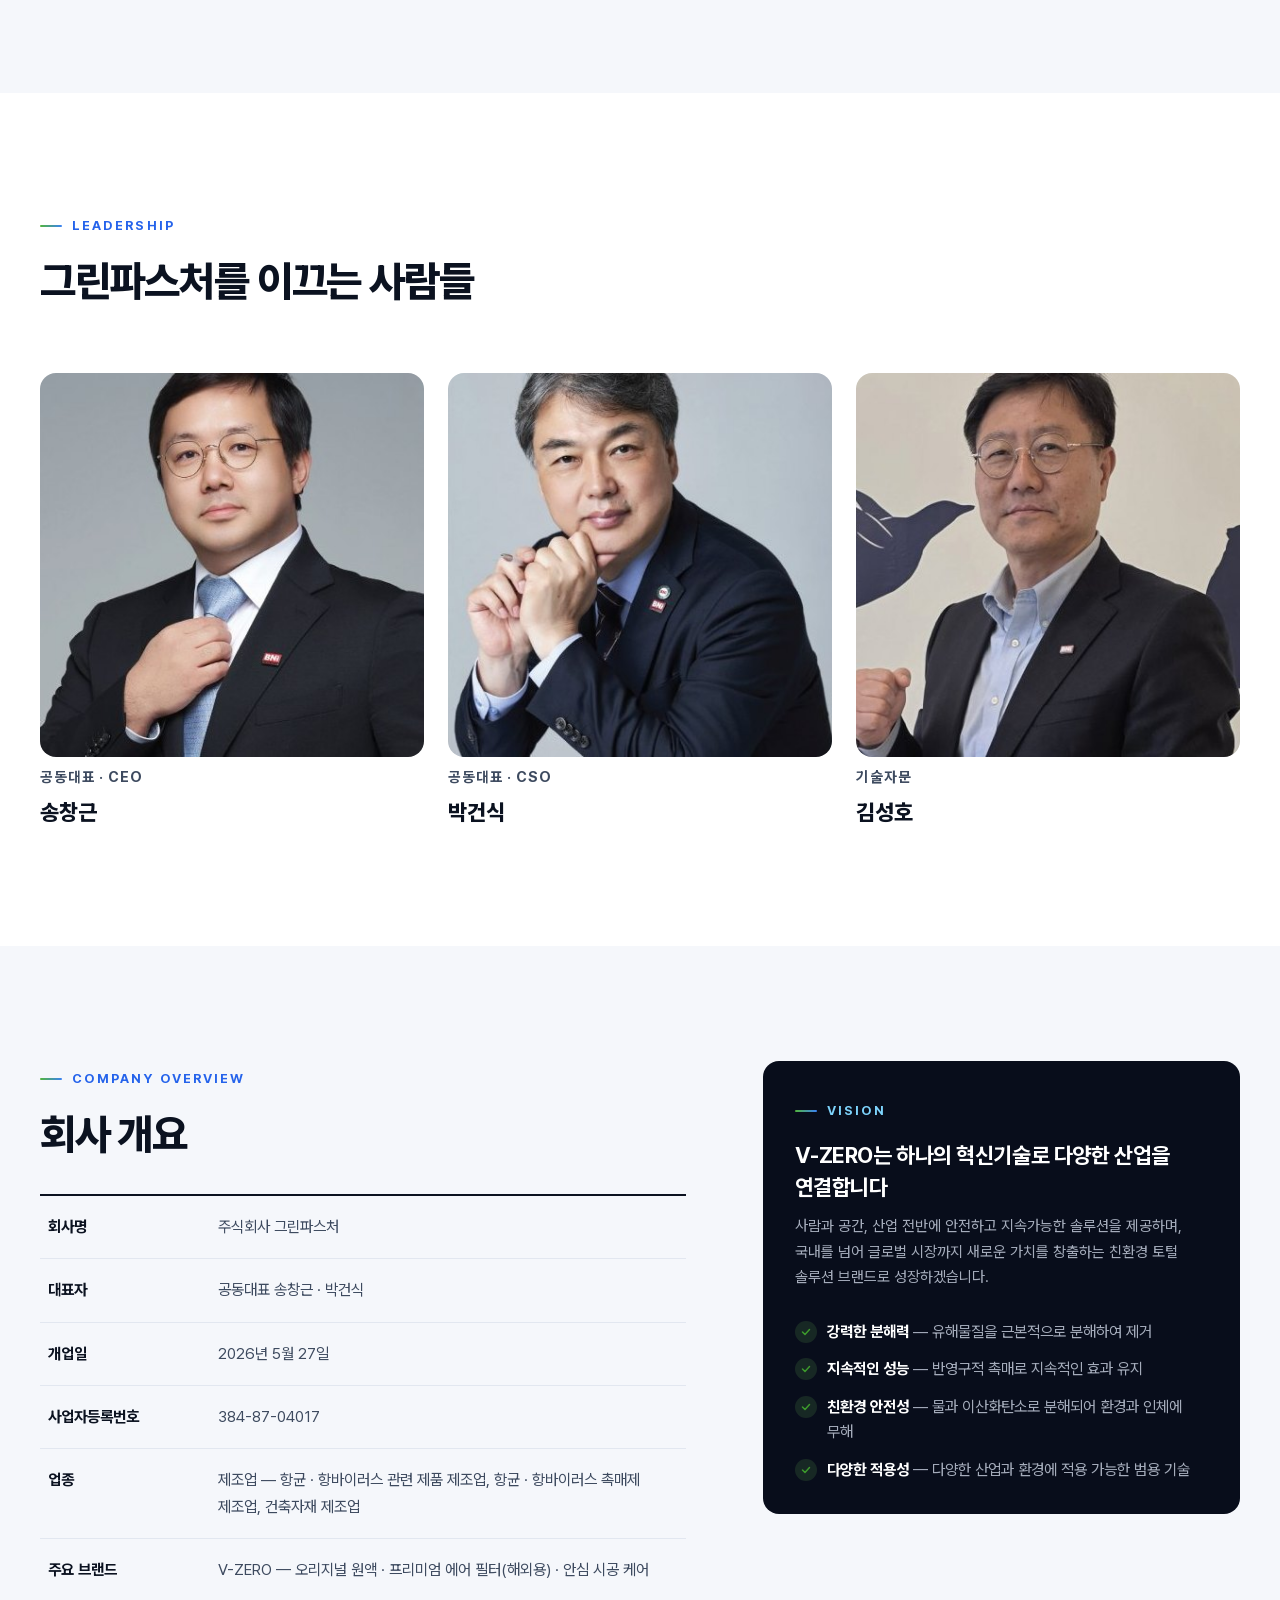
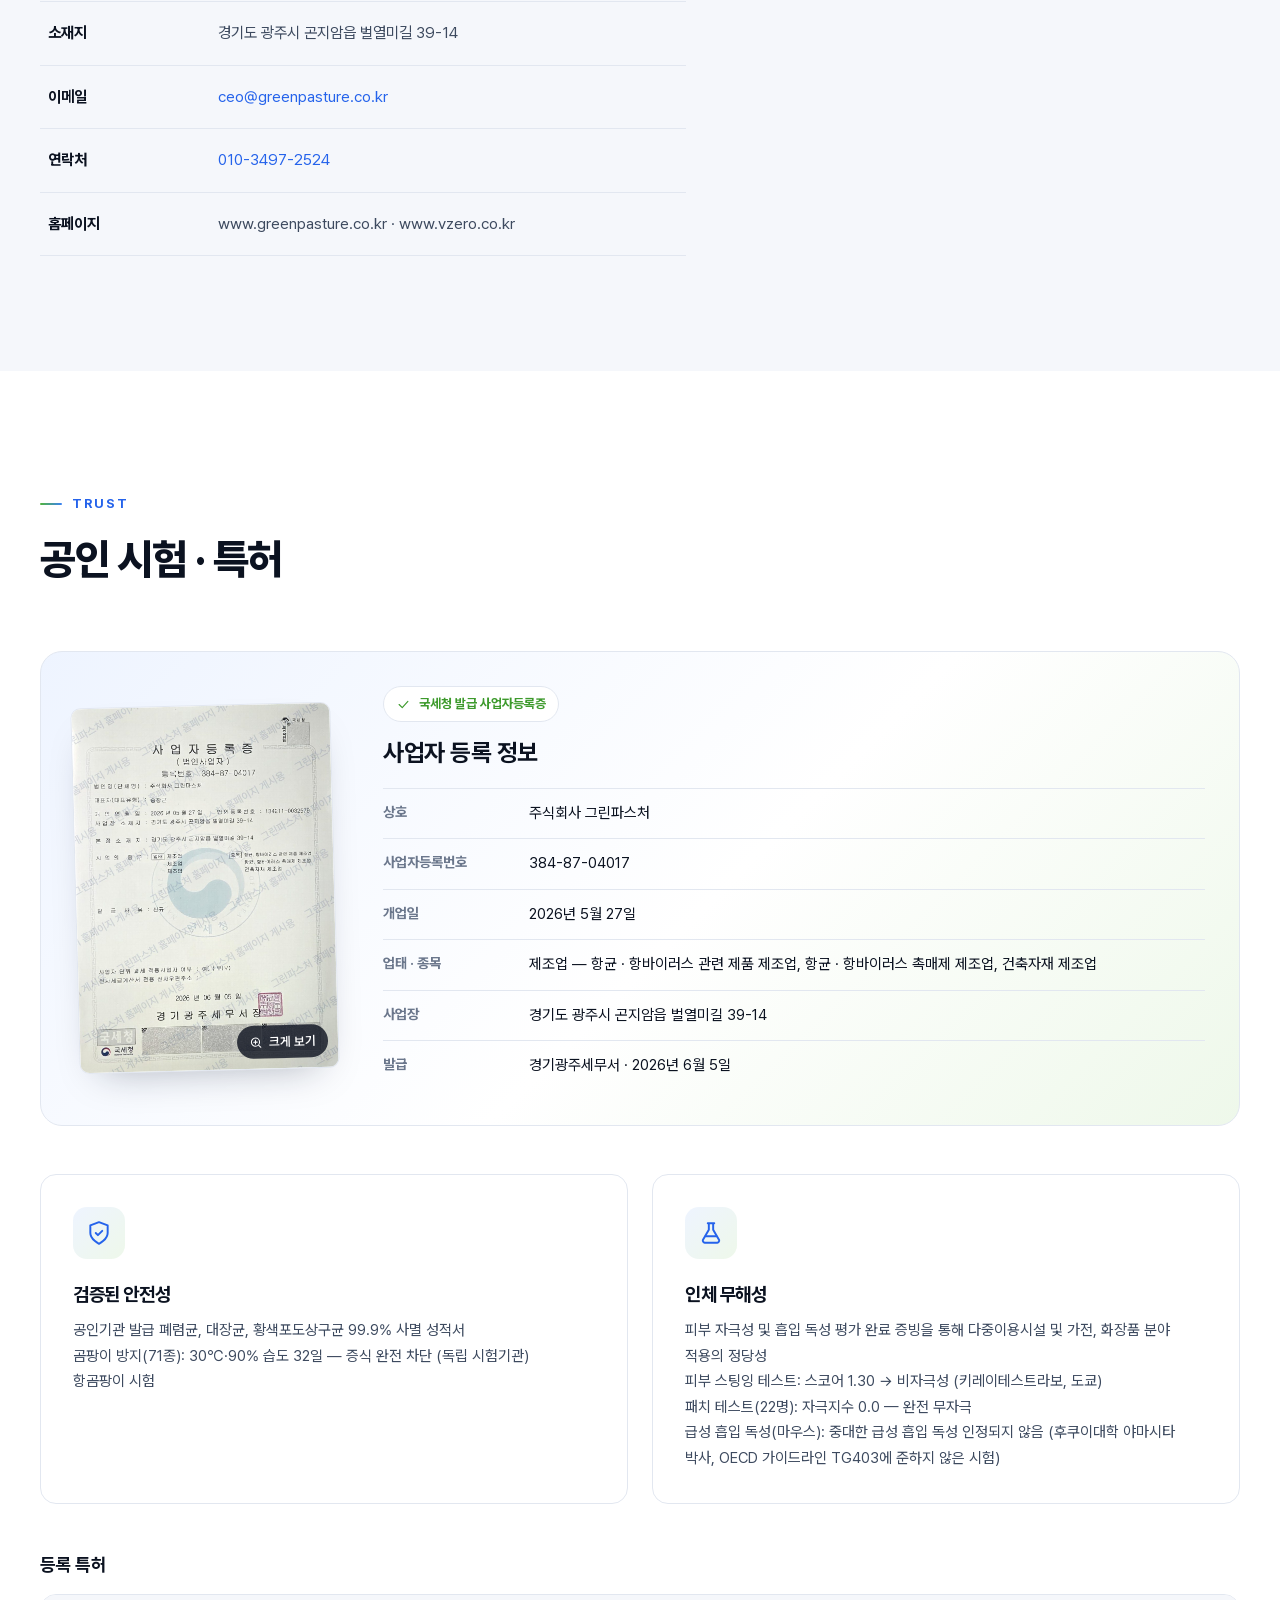
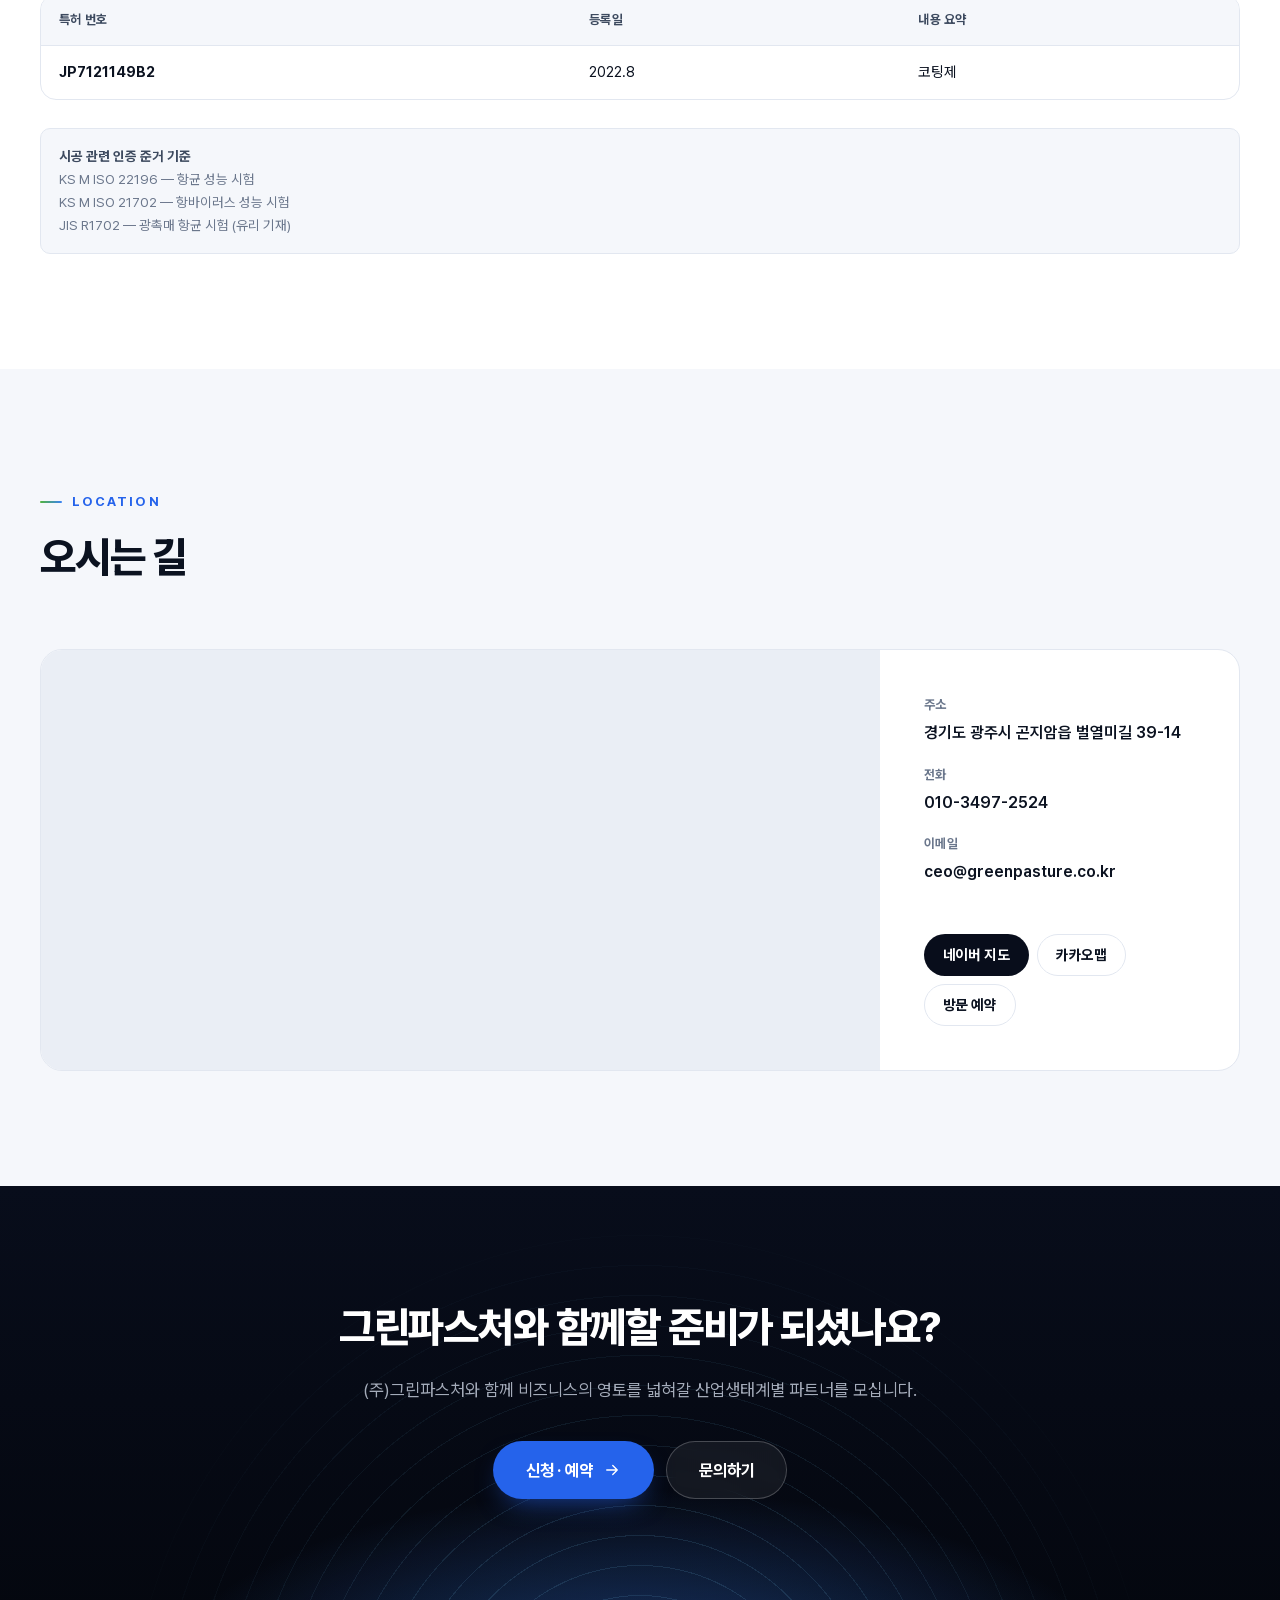
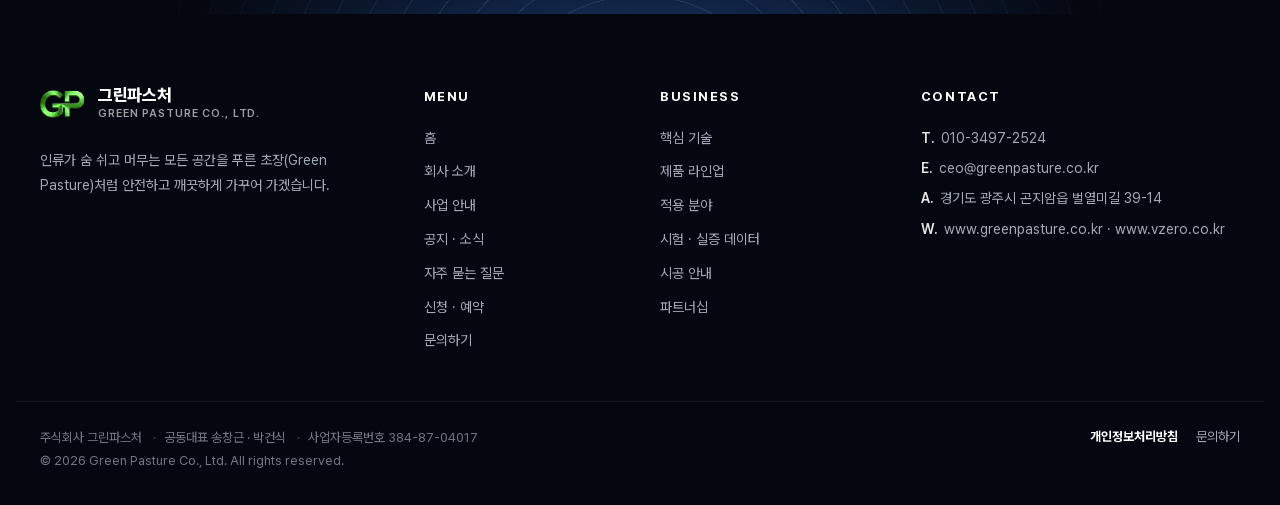
<file: about.html>
<!DOCTYPE html>
<html lang="ko" class="no-js">
<head>
<meta charset="UTF-8">
<meta name="viewport" content="width=device-width, initial-scale=1">
<title>회사 소개 | 주식회사 그린파스처</title>
<meta name="gp:title-en" content="About | Green Pasture Co., Ltd.">
<meta name="description" content="인류가 숨 쉬고 머무는 모든 공간을 푸른 초장(Green Pasture)처럼. 주식회사 그린파스처의 브랜드 스토리, 대표 인사말, 경영진, 회사 개요, 시험 · 특허, 오시는 길.">
<link rel="canonical" href="https://www.greenpasture.co.kr/about.html">
<meta property="og:type" content="website">
<meta property="og:site_name" content="그린파스처 Green Pasture">
<meta property="og:title" content="회사 소개 | 주식회사 그린파스처">
<meta property="og:description" content="인류가 숨 쉬고 머무는 모든 공간을 푸른 초장(Green Pasture)처럼 — 그린파스처 회사 소개">
<meta property="og:url" content="https://www.greenpasture.co.kr/about.html">
<meta property="og:image" content="https://www.greenpasture.co.kr/assets/img/og-image.jpg">
<meta name="twitter:card" content="summary_large_image">
<link rel="icon" type="image/png" sizes="32x32" href="assets/img/favicon-32.png">
<link rel="icon" type="image/png" sizes="64x64" href="assets/img/favicon-64.png">
<link rel="apple-touch-icon" href="assets/img/apple-touch-icon.png">
<meta name="theme-color" content="#080d1b">
<script>(function(){var d=document.documentElement;d.classList.remove('no-js');try{var q=new URLSearchParams(location.search).get('lang');var l=q||localStorage.getItem('gp-lang');if(l==='en')d.lang='en';}catch(e){}})();</script>
<link rel="stylesheet" href="assets/fonts/pretendard/pretendard.css">
<link rel="stylesheet" href="assets/css/style.css?v=8">
</head>
<body>
<a class="skip-link" href="#main">본문 바로가기</a>
<div id="header-slot"></div>

<main id="main">

  <section class="page-hero">
    <div class="wrap">
      <nav class="breadcrumb" aria-label="현재 위치">
        <a href="index.html"><span data-lang="ko">홈</span><span data-lang="en">Home</span></a><span aria-hidden="true">/</span>
        <span><span data-lang="ko">회사 소개</span><span data-lang="en">About</span></span>
      </nav>
      <span class="eyebrow">About Green Pasture</span>
      <h1 class="h1"><span data-lang="ko">V-ZERO는 더 깨끗한 미래를<br>향한 약속입니다</span><span data-lang="en">V-ZERO is a promise<br>for a cleaner future</span></h1>
      <p class="lead"><span data-lang="ko">언제나 고객과 함께 성장하며, 인류의 건강한 삶에 기여하겠습니다.</span><span data-lang="en">We will always grow together with our customers and contribute to the healthy lives of humankind.</span></p>
    </div>
  </section>

  <nav class="subnav" aria-label="회사 소개 목차">
    <div class="wrap subnav__list">
      <a href="#story"><span data-lang="ko">브랜드 스토리</span><span data-lang="en">Brand Story</span></a>
      <a href="#message"><span data-lang="ko">대표 인사말</span><span data-lang="en">CEO Message</span></a>
      <a href="#leadership"><span data-lang="ko">경영진</span><span data-lang="en">Leadership</span></a>
      <a href="#overview"><span data-lang="ko">회사 개요</span><span data-lang="en">Overview</span></a>
      <a href="#certification"><span data-lang="ko">시험 · 특허</span><span data-lang="en">Tests &amp; Patents</span></a>
      <a href="#location"><span data-lang="ko">오시는 길</span><span data-lang="en">Location</span></a>
    </div>
  </nav>

  <!-- ============ 브랜드 스토리 ============ -->
  <section class="section" id="story" aria-labelledby="storyTitle">
    <div class="wrap split">
      <div class="reveal">
        <span class="eyebrow">Brand Story</span>
        <h2 class="h2" id="storyTitle"><span data-lang="ko">인류가 숨 쉬고 머무는 모든 공간을<br><span class="accent-green">푸른 초장(Green Pasture)</span>처럼</span><span data-lang="en">Every space where people breathe and stay, like a <span class="accent-green">green pasture</span></span></h2>
        <div class="prose" style="margin-top:28px">
          <h3><span data-lang="ko">그린파스처의 사명</span><span data-lang="en">Our mission</span></h3>
          <p><span data-lang="ko">인류가 숨 쉬고 머무는 모든 공간을 푸른 초장(Green Pasture)처럼 안전하고 깨끗하게 가꾸어 가겠습니다.</span><span data-lang="en">We will tend every space where people breathe and stay to be safe and clean, like a green pasture.</span></p>
          <h3><span data-lang="ko">개발 배경</span><span data-lang="en">Development background</span></h3>
          <p><span data-lang="ko">현대 사회를 위협하는 바이러스, 세균, 그리고 새집증후군 등 유해 화학물질(VOCs) 문제를 근본적으로 해결하기 위해 탄생한 원천 기술, 그것이 바로 V-ZERO입니다.</span><span data-lang="en">A core technology born to fundamentally solve the problems that threaten modern society — viruses, bacteria, and harmful chemicals (VOCs) such as those behind sick building syndrome: that is V-ZERO.</span></p>
          <p><span data-lang="ko">기존의 단순 필터링 방식은 유해 물질이 필터에 쌓여 2차 오염을 유발합니다. 하지만 V-ZERO는 유해 물질이 촉매 표면에 접촉하는 즉시 분자 구조를 완전히 파괴하여 무력화(ZERO)시킵니다.</span><span data-lang="en">Conventional simple filtering lets harmful substances build up in the filter, causing secondary pollution. V-ZERO, however, completely destroys the molecular structure of harmful substances the instant they touch the catalyst surface, neutralizing them (ZERO).</span></p>
        </div>
      </div>
      <div class="reveal" data-delay="2">
        <figure class="frame frame--dark" style="aspect-ratio: 1 / 1">
          <img src="assets/img/vzero-emblem.jpg" alt="V-ZERO 엠블럼" width="1400" height="1062" loading="lazy" style="mix-blend-mode:screen">
        </figure>
      </div>
    </div>
  </section>

  <!-- ============ 대표 인사말 ============ -->
  <section class="section section--soft" id="message" aria-labelledby="msgTitle">
    <div class="wrap">
      <div class="section__head reveal">
        <span class="eyebrow">CEO Message</span>
        <h2 class="h2" id="msgTitle"><span data-lang="ko">대표 인사말</span><span data-lang="en">Message from our Co-CEOs</span></h2>
      </div>

      <!-- 송창근 CEO -->
      <article class="message message--person" id="message-ceo" aria-labelledby="msgCeoQuote">
        <div class="message__visual reveal">
          <figure class="frame"><img src="assets/img/leader-song.jpg" alt="송창근 공동대표" data-ko-alt="송창근 공동대표" data-en-alt="Song Chang-geun, Co-CEO" width="406" height="407" loading="lazy"></figure>
          <p class="message__who"><span><span data-lang="ko">공동대표 · CEO</span><span data-lang="en">Co-CEO · CEO</span></span><strong><span data-lang="ko">송창근</span><span data-lang="en">Song Chang-geun</span></strong></p>
        </div>
        <div class="reveal" data-delay="1">
          <h3 class="message__quote" id="msgCeoQuote">
            <span data-lang="ko">“촉매 원천 기술로 인류가 숨 쉬는 모든 공간의 표준을 바꾸겠습니다.”</span>
            <span data-lang="en">“With our core catalyst technology, we will change the standard of every space where people breathe.”</span>
          </h3>
          <div class="message__body">
            <div data-lang="ko">
              <p>주식회사 그린파스처의 미래를 함께 열어갈 전 세계 비즈니스 파트너 여러분, 안녕하십니까. 공동대표이사 CEO 송창근입니다.</p>
              <p>현대 인류는 눈에 보이지 않는 바이러스와 세균, 그리고 라돈과 포름알데히드 같은 치명적인 유해 화학물질의 위협 속에서 매일 숨 쉬고 있습니다.<br>
              기존의 물리적 필터링 방식은 오염물질을 쌓아둘 뿐, 2차 오염과 성능 저하라는 한계를 극복하지 못했습니다.</p>
              <p>그린파스처의 특허기술인 'V-ZERO'는 유해물질이 촉매 표면에 접촉하는 즉시 분자 구조를 파괴하여 완벽하게 소멸(ZERO) 시키는 초미세 촉매 혁신입니다.</p>
              <p>우리는 이 독보적인 무형자산을 바탕으로 생활 가전, 건설 자재, 병원 의료, 자동차 모빌리티, 미용 화장품, 공공 조달에 이르기까지 삶의 모든 영역을 아우르는 산업생태계 진입 전략을 완성했습니다.</p>
              <p>특히 31년 경력의 자본 전략가이신 박건식 CSO님과의 공동대표 체제 출범은, 당사의 기술력이 시장의 리스크를 넘어 거대한 스케일업을 이뤄낼 수 있는 가장 완벽한 엔진을 장착한 것과 같습니다.</p>
              <p>연구실 안에만 머무는 기술은 혁신이 아닙니다.<br>
              가전 대기업의 생산 라인부터 전 세계 공공시설과 모빌리티 세세한 곳까지 V-ZERO의 입자를 빈틈없이 이식하여, 인류가 머무는 모든 곳을 푸른 초장(Green Pasture)처럼 깨끗하고 안전하게 혁신해 내겠습니다.</p>
              <p>최고 품질의 제품과 책임 경영으로 보답하겠습니다.</p>
              <p>감사합니다.</p>
            </div>
            <div data-lang="en" data-tbd="영문은 국문 원문을 옮긴 번역입니다.">
              <p>To our business partners around the world who will open the future of Green Pasture Co., Ltd. together with us — greetings. I am Song Chang-geun, Co-CEO.</p>
              <p>People today breathe every day under the threat of invisible viruses and bacteria, and of deadly harmful chemicals such as radon and formaldehyde.<br>
              Conventional physical filtration only accumulates contaminants and has not overcome the limits of secondary contamination and declining performance.</p>
              <p>Green Pasture's patented technology, 'V-ZERO', is an ultra-fine catalyst innovation that destroys the molecular structure of harmful substances the instant they touch the catalyst surface, eliminating them completely (ZERO).</p>
              <p>Building on this unique intangible asset, we have completed our strategy for entering industry ecosystems that span every area of life — from home appliances, construction materials, hospitals and healthcare, automotive mobility and beauty and cosmetics to public procurement.</p>
              <p>In particular, launching our co-CEO structure with CSO Park Geon-sik, a capital strategist with 31 years of experience, is like equipping our technology with the most perfect engine to rise above market risk and achieve a major scale-up.</p>
              <p>Technology that stays in the laboratory is not innovation.<br>
              From the production lines of major appliance makers to public facilities and every corner of mobility around the world, we will embed V-ZERO particles without gaps, and transform every place where people stay to be clean and safe, like a green pasture.</p>
              <p>We will repay you with products of the highest quality and responsible management.</p>
              <p>Thank you.</p>
            </div>
          </div>
          <div class="signature">
            <span><span data-lang="ko">주식회사 그린파스처 공동대표 / CEO</span><span data-lang="en">Co-CEO, Green Pasture Co., Ltd. / CEO</span></span>
            <strong><span data-lang="ko">송 창 근</span><span data-lang="en">Song Chang-geun</span></strong>
          </div>
        </div>
      </article>

      <!-- 박건식 CSO -->
      <article class="message message--person" id="message-cso" aria-labelledby="msgCsoQuote">
        <div class="message__visual reveal">
          <figure class="frame"><img src="assets/img/leader-park.jpg" alt="박건식 공동대표" data-ko-alt="박건식 공동대표" data-en-alt="Park Geon-sik, Co-CEO" width="409" height="407" loading="lazy"></figure>
          <p class="message__who"><span><span data-lang="ko">공동대표 · CSO</span><span data-lang="en">Co-CEO · CSO</span></span><strong><span data-lang="ko">박건식</span><span data-lang="en">Park Geon-sik</span></strong></p>
        </div>
        <div class="reveal" data-delay="1">
          <h3 class="message__quote" id="msgCsoQuote">
            <span data-lang="ko">“<span class="nowrap">V-ZERO의</span> 위대한 영토를 확장하겠습니다.”</span>
            <span data-lang="en">“We will expand the great territory of <span class="nowrap">V-ZERO.”</span></span>
          </h3>
          <div class="message__body">
            <div data-lang="ko">
              <p>친환경 촉매 기술의 새로운 패러다임을 열어갈 주식회사 그린파스처의 공식 출범과, 우리의 핵심 자산인 V-ZERO 브랜드의 출범을 진심으로 축하합니다.</p>
              <p>저는 지난 31년간 특수 자산 구조화와 정밀한 법률·세무 리스크 매니지먼트 현장을 지키며, ‘아무리 위대한 기술과 아이디어도 정교한 자본 방어벽과 전략적 인프라가 없다면 시장에서 영토를 넓힐 수 없다’는 냉혹한 진리를 뼈저리게 체득해 왔습니다.</p>
              <p>이제 (주)그린파스처의 공동대표이자 최고전략책임자(CSO)로서, 제가 가진 모든 자본 구조화 역량과 비즈니스 리스크 헷징 노하우를 V-ZERO 사업 전반에 이식하고자 합니다.</p>
              <p>나아가 전 세계 시장의 산업생태계 리더들과 다이렉트 공급망을 구축하겠습니다.</p>
              <p>V-ZERO는 단순한 항균 제품이 아닙니다.<br>
              철저하게 통제된 자본 안정성과 무결한 법적 대항력, 그리고 국경을 초월한 비즈니스 신뢰를 바탕으로 전 세계 인류가 머무는 공간의 가치를 바꾸는 거대한 플랫폼이 될 것입니다.<br>
              이 위대한 여정의 배후 사령탑으로서 리스크 제로의 가장 안전하고 강력한 성장을 전 세계 파트너 여러분께 보장합니다.</p>
            </div>
            <div data-lang="en" data-tbd="영문은 국문 원문을 옮긴 번역입니다.">
              <p>I sincerely congratulate Green Pasture Co., Ltd. on its official launch as it opens a new paradigm in eco-friendly catalyst technology, and on the launch of V-ZERO, our core asset.</p>
              <p>For the past 31 years I have stood in the field of special-asset structuring and precise legal and tax risk management, and I have learned the hard way a harsh truth: ‘however great a technology or idea may be, it cannot expand its territory in the market without a sophisticated capital defense and strategic infrastructure.’</p>
              <p>Now, as Co-CEO and Chief Strategy Officer (CSO) of Green Pasture, I intend to bring all of my capital-structuring capabilities and business risk-hedging know-how to every part of the V-ZERO business.</p>
              <p>Furthermore, we will build direct supply chains with the leaders of industry ecosystems in markets around the world.</p>
              <p>V-ZERO is not simply an antibacterial product.<br>
              Built on rigorously controlled capital stability, flawless legal defensibility and business trust that transcends borders, it will become a vast platform that changes the value of the spaces where people everywhere live.<br>
              As the command center behind this great journey, I guarantee our partners around the world the safest and strongest growth, with zero risk.</p>
            </div>
          </div>
          <div class="signature">
            <span><span data-lang="ko">주식회사 그린파스처 공동대표 / CSO</span><span data-lang="en">Co-CEO, Green Pasture Co., Ltd. / CSO</span></span>
            <strong><span data-lang="ko">박 건 식</span><span data-lang="en">Park Geon-sik</span></strong>
          </div>
        </div>
      </article>
    </div>
  </section>

  <!-- ============ 경영진 ============ -->
  <section class="section" id="leadership" aria-labelledby="leaderTitle">
    <div class="wrap">
      <div class="section__head reveal">
        <span class="eyebrow">Leadership</span>
        <h2 class="h2" id="leaderTitle"><span data-lang="ko">그린파스처를 이끄는 사람들</span><span data-lang="en">The people behind Green Pasture</span></h2>
      </div>
      <div class="leaders" data-tbd="영문 성명 표기(여권 기준)와 담당 업무 · 약력을 받으면 추가하세요.">
        <article class="leader reveal">
          <div class="leader__photo"><img src="assets/img/leader-song.jpg" alt="송창근 공동대표" width="406" height="407" loading="lazy"></div>
          <p class="leader__role"><span data-lang="ko">공동대표 · CEO</span><span data-lang="en">Co-CEO · CEO</span></p>
          <h3 class="leader__name"><span data-lang="ko">송창근</span><span data-lang="en">Song Chang-geun</span></h3>
        </article>
        <article class="leader reveal" data-delay="1">
          <div class="leader__photo"><img src="assets/img/leader-park.jpg" alt="박건식 공동대표" width="409" height="407" loading="lazy"></div>
          <p class="leader__role"><span data-lang="ko">공동대표 · CSO</span><span data-lang="en">Co-CEO · CSO</span></p>
          <h3 class="leader__name"><span data-lang="ko">박건식</span><span data-lang="en">Park Geon-sik</span></h3>
        </article>
        <article class="leader reveal" data-delay="2">
          <div class="leader__photo"><img src="assets/img/leader-kim.jpg" alt="김성호 기술자문" width="409" height="407" loading="lazy"></div>
          <p class="leader__role"><span data-lang="ko">기술자문</span><span data-lang="en">Technical Advisor</span></p>
          <h3 class="leader__name"><span data-lang="ko">김성호</span><span data-lang="en">Kim Sung-ho</span></h3>
        </article>
      </div>
    </div>
  </section>

  <!-- ============ 회사 개요 ============ -->
  <section class="section section--soft" id="overview" aria-labelledby="overviewTitle">
    <div class="wrap split split--wide-left" style="align-items:start">
      <div class="reveal">
        <span class="eyebrow">Company Overview</span>
        <h2 class="h2" id="overviewTitle"><span data-lang="ko">회사 개요</span><span data-lang="en">Company overview</span></h2>
        <table class="info-table" style="margin-top:32px">
          <tbody>
            <tr><th scope="row"><span data-lang="ko">회사명</span><span data-lang="en">Company</span></th>
              <td><span data-lang="ko">주식회사 그린파스처</span><span data-lang="en">Green Pasture Co., Ltd.</span></td></tr>
            <tr data-tbd="사업자등록증 대표자: 송창근. 공동대표 등기 여부 확인 후 표기 확정"><th scope="row"><span data-lang="ko">대표자</span><span data-lang="en">Co-CEOs</span></th>
              <td><span data-lang="ko">공동대표 송창근 · 박건식</span><span data-lang="en">Song Chang-geun · Park Geon-sik</span></td></tr>
            <tr><th scope="row"><span data-lang="ko">개업일</span><span data-lang="en">Business start</span></th>
              <td><span data-lang="ko">2026년 5월 27일</span><span data-lang="en">May 27, 2026</span></td></tr>
            <tr><th scope="row"><span data-lang="ko">사업자등록번호</span><span data-lang="en">Business Reg. No.</span></th>
              <td>384-87-04017</td></tr>
            <tr><th scope="row"><span data-lang="ko">업종</span><span data-lang="en">Industry</span></th>
              <td><span data-lang="ko">제조업 — 항균 · 항바이러스 관련 제품 제조업, 항균 · 항바이러스 촉매제 제조업, 건축자재 제조업</span><span data-lang="en">Manufacturing — antibacterial &amp; antiviral products, antibacterial &amp; antiviral catalysts, building materials</span></td></tr>
            <tr><th scope="row"><span data-lang="ko">주요 브랜드</span><span data-lang="en">Brand</span></th>
              <td>V-ZERO — <span data-lang="ko">오리지널 원액 · 프리미엄 에어 필터(해외용) · 안심 시공 케어</span><span data-lang="en">Original Solution · Premium Air Filter (overseas) · Safe Application Care</span></td></tr>
            <tr><th scope="row"><span data-lang="ko">소재지</span><span data-lang="en">Address</span></th>
              <td><span data-lang="ko">경기도 광주시 곤지암읍 벌열미길 39-14</span><span data-lang="en">39-14, Beoryeolmi-gil, Gonjiam-eup, Gwangju-si, Gyeonggi-do, Republic of Korea</span></td></tr>
            <tr><th scope="row"><span data-lang="ko">이메일</span><span data-lang="en">E-mail</span></th>
              <td><a href="mailto:ceo@greenpasture.co.kr">ceo@greenpasture.co.kr</a></td></tr>
            <tr><th scope="row"><span data-lang="ko">연락처</span><span data-lang="en">Phone</span></th>
              <td><a href="tel:+821034972524"><span data-lang="ko">010-3497-2524</span><span data-lang="en">+82 10-3497-2524</span></a></td></tr>
            <tr><th scope="row"><span data-lang="ko">홈페이지</span><span data-lang="en">Website</span></th>
              <td>www.greenpasture.co.kr · www.vzero.co.kr</td></tr>
          </tbody>
        </table>
      </div>
      <div class="reveal" data-delay="2">
        <div class="card card--flat card--dark" style="background:var(--night-900);color:var(--on-dark);border:0">
          <span class="eyebrow" style="color:var(--cyan-300)">Vision</span>
          <h3 style="color:#fff;font-size:22px"><span data-lang="ko">V-ZERO는 하나의 혁신기술로 다양한 산업을 연결합니다</span><span data-lang="en">V-ZERO connects diverse industries through a single innovative technology</span></h3>
          <p style="color:var(--on-dark-soft)"><span data-lang="ko">사람과 공간, 산업 전반에 안전하고 지속가능한 솔루션을 제공하며, 국내를 넘어 글로벌 시장까지 새로운 가치를 창출하는 친환경 토털 솔루션 브랜드로 성장하겠습니다.</span><span data-lang="en">We will provide safe and sustainable solutions for people, spaces and industry as a whole, and grow into an eco-friendly total-solution brand that creates new value beyond Korea and into global markets.</span></p>
          <ul class="checks">
            <li><span data-lang="ko"><strong>강력한 분해력</strong> — 유해물질을 근본적으로 분해하여 제거</span><span data-lang="en"><strong>Powerful decomposition</strong> — fundamentally breaks down and removes harmful substances</span></li>
            <li><span data-lang="ko"><strong>지속적인 성능</strong> — 반영구적 촉매로 지속적인 효과 유지</span><span data-lang="en"><strong>Lasting performance</strong> — maintains a lasting effect with a semi-permanent catalyst</span></li>
            <li><span data-lang="ko"><strong>친환경 안전성</strong> — 물과 이산화탄소로 분해되어 환경과 인체에 무해</span><span data-lang="en"><strong>Eco-friendly safety</strong> — breaks down into water and carbon dioxide, harmless to the environment and the human body</span></li>
            <li><span data-lang="ko"><strong>다양한 적용성</strong> — 다양한 산업과 환경에 적용 가능한 범용 기술</span><span data-lang="en"><strong>Versatile application</strong> — a general-purpose technology applicable to diverse industries and environments</span></li>
          </ul>
        </div>
      </div>
    </div>
  </section>

  <!-- ============ 시험 · 특허 ============ -->
  <section class="section" id="certification" aria-labelledby="certTitle">
    <div class="wrap">
      <div class="section__head reveal">
        <span class="eyebrow">Trust</span>
        <h2 class="h2" id="certTitle"><span data-lang="ko">공인 시험 · 특허</span><span data-lang="en">Tests &amp; patents</span></h2>
      </div>

      <!-- 사업자 등록 정보 (사업자등록증 원본으로 확인, 2026-06-05 발급) -->
      <div class="registration reveal">
        <a class="registration__doc" href="assets/img/biz-registration.jpg" target="_blank" rel="noopener" data-lightbox
           aria-label="사업자등록증 크게 보기" data-ko-label="사업자등록증 크게 보기" data-en-label="View the business registration certificate">
          <img src="assets/img/biz-registration.jpg" width="1000" height="1412" loading="lazy"
               alt="주식회사 그린파스처 사업자등록증 (홈페이지 게시용 워터마크)" data-ko-alt="주식회사 그린파스처 사업자등록증 (홈페이지 게시용 워터마크)" data-en-alt="Business registration certificate of Green Pasture Co., Ltd. (watermarked for web)">
          <span class="registration__zoom"><i data-icon="zoom"></i><span data-lang="ko">크게 보기</span><span data-lang="en">Enlarge</span></span>
        </a>
        <div class="registration__body">
          <span class="registration__badge"><i data-icon="check"></i><span data-lang="ko">국세청 발급 사업자등록증</span><span data-lang="en">Issued by the National Tax Service</span></span>
          <h3 class="h3"><span data-lang="ko">사업자 등록 정보</span><span data-lang="en">Business registration</span></h3>
          <dl class="registration__list">
            <div><dt><span data-lang="ko">상호</span><span data-lang="en">Company</span></dt><dd><span data-lang="ko">주식회사 그린파스처</span><span data-lang="en">Green Pasture Co., Ltd.</span></dd></div>
            <div><dt><span data-lang="ko">사업자등록번호</span><span data-lang="en">Registration No.</span></dt><dd>384-87-04017</dd></div>
            <div><dt><span data-lang="ko">개업일</span><span data-lang="en">Business start</span></dt><dd><span data-lang="ko">2026년 5월 27일</span><span data-lang="en">May 27, 2026</span></dd></div>
            <div><dt><span data-lang="ko">업태 · 종목</span><span data-lang="en">Business type</span></dt><dd><span data-lang="ko">제조업 — 항균 · 항바이러스 관련 제품 제조업, 항균 · 항바이러스 촉매제 제조업, 건축자재 제조업</span><span data-lang="en">Manufacturing — antibacterial &amp; antiviral products, antibacterial &amp; antiviral catalysts, building materials</span></dd></div>
            <div><dt><span data-lang="ko">사업장</span><span data-lang="en">Address</span></dt><dd><span data-lang="ko">경기도 광주시 곤지암읍 벌열미길 39-14</span><span data-lang="en">39-14, Beoryeolmi-gil, Gonjiam-eup, Gwangju-si, Gyeonggi-do</span></dd></div>
            <div><dt><span data-lang="ko">발급</span><span data-lang="en">Issued</span></dt><dd><span data-lang="ko">경기광주세무서 · 2026년 6월 5일</span><span data-lang="en">Gyeonggi Gwangju Tax Office · June 5, 2026</span></dd></div>
          </dl>
        </div>
      </div>


      <div class="grid grid--2" style="margin-top:40px">
        <div class="card card--flat reveal">
          <div class="card__icon"><i data-icon="shield"></i></div>
          <h3><span data-lang="ko">검증된 안전성</span><span data-lang="en">Proven safety</span></h3>
          <p><span data-lang="ko">공인기관 발급 폐렴균, 대장균, 황색포도상구균 99.9% 사멸 성적서<br>곰팡이 방지(71종): 30℃·90% 습도 32일 — 증식 완전 차단 (독립 시험기관)<br>항곰팡이 시험</span><span data-lang="en">Test reports issued by accredited institutions showing a 99.9% kill rate for pneumonia bacteria, E. coli and Staphylococcus aureus.<br>Mold prevention (71 species): 30℃ · 90% humidity, 32 days — growth completely blocked (independent testing body)<br>Antifungal test</span></p>
        </div>
        <div class="card card--flat reveal" data-delay="1">
          <div class="card__icon"><i data-icon="flask"></i></div>
          <h3><span data-lang="ko">인체 무해성</span><span data-lang="en">Harmless to the human body</span></h3>
          <p><span data-lang="ko">피부 자극성 및 흡입 독성 평가 완료 증빙을 통해 다중이용시설 및 가전, 화장품 분야 적용의 정당성<br>피부 스팅잉 테스트: 스코어 1.30 → 비자극성 (키레이테스트라보, 도쿄)<br>패치 테스트(22명): 자극지수 0.0 — 완전 무자극<br>급성 흡입 독성(마우스): 중대한 급성 흡입 독성 인정되지 않음 (후쿠이대학 야마시타 박사, OECD 가이드라인 TG403에 준하지 않은 시험)</span><span data-lang="en">Completed skin-irritation and inhalation-toxicity evaluations justify use in multi-use facilities, home appliances and cosmetics.<br>Skin stinging test: score 1.30 → non-irritating (Kirei Test Labo, Tokyo)<br>Patch test (22 subjects): irritation index 0.0 — completely non-irritating<br>Acute inhalation toxicity (mice): no significant acute inhalation toxicity observed (Dr. Yamashita, University of Fukui; study not conforming to OECD Guideline TG403)</span></p>
        </div>
      </div>

      <div class="patents reveal" style="margin-top:48px">
        <h3 class="h4" style="margin-bottom:16px"><span data-lang="ko">등록 특허</span><span data-lang="en">Registered patent</span></h3>
        <div class="table-wrap" tabindex="0" data-tbd="특허 권리자 · 사용 권한 자료를 받으면 표기 확정">
          <table class="data-table">
            <thead><tr>
              <th scope="col"><span data-lang="ko">특허 번호</span><span data-lang="en">Patent No.</span></th>
              <th scope="col"><span data-lang="ko">등록일</span><span data-lang="en">Registration date</span></th>
              <th scope="col"><span data-lang="ko">내용 요약</span><span data-lang="en">Summary</span></th>
            </tr></thead>
            <tbody>
              <tr><th scope="row">JP7121149B2</th><td>2022.8</td><td><span data-lang="ko">코팅제</span><span data-lang="en">Coating agent</span></td></tr>
            </tbody>
          </table>
        </div>
        <p class="note"><span data-lang="ko"><strong>시공 관련 인증 준거 기준</strong><br>KS M ISO 22196 — 항균 성능 시험<br>KS M ISO 21702 — 항바이러스 성능 시험<br>JIS R1702 — 광촉매 항균 시험 (유리 기재)</span><span data-lang="en"><strong>Standards referenced for application-related certification</strong><br>KS M ISO 22196 — antibacterial performance test<br>KS M ISO 21702 — antiviral performance test<br>JIS R1702 — photocatalytic antibacterial test (glass substrate)</span></p>
      </div>
    </div>
  </section>

  <!-- ============ 오시는 길 ============ -->
  <section class="section section--soft" id="location" aria-labelledby="locTitle">
    <div class="wrap">
      <div class="section__head reveal">
        <span class="eyebrow">Location</span>
        <h2 class="h2" id="locTitle"><span data-lang="ko">오시는 길</span><span data-lang="en">Location</span></h2>
      </div>
      <div class="map reveal">
        <div class="map__frame">
          <iframe title="그린파스처 위치 지도" loading="lazy" referrerpolicy="no-referrer-when-downgrade"
            src="https://www.google.com/maps?q=%EA%B2%BD%EA%B8%B0%EB%8F%84%20%EA%B4%91%EC%A3%BC%EC%8B%9C%20%EA%B3%A4%EC%A7%80%EC%95%94%EC%9D%8D%20%EB%B2%8C%EC%97%B4%EB%AF%B8%EA%B8%B8%2039-14&amp;output=embed"></iframe>
        </div>
        <div class="map__info">
          <dl>
            <div><dt><span data-lang="ko">주소</span><span data-lang="en">Address</span></dt>
              <dd><span data-lang="ko">경기도 광주시 곤지암읍 벌열미길 39-14</span><span data-lang="en">39-14, Beoryeolmi-gil, Gonjiam-eup, Gwangju-si, Gyeonggi-do, Korea</span></dd></div>
            <div><dt><span data-lang="ko">전화</span><span data-lang="en">Phone</span></dt><dd><a href="tel:+821034972524"><span data-lang="ko">010-3497-2524</span><span data-lang="en">+82 10-3497-2524</span></a></dd></div>
            <div><dt><span data-lang="ko">이메일</span><span data-lang="en">E-mail</span></dt><dd><a href="mailto:ceo@greenpasture.co.kr">ceo@greenpasture.co.kr</a></dd></div>
          </dl>
          <div class="map__btns">
            <a class="btn btn--dark btn--sm" href="https://map.naver.com/p/search/%EA%B2%BD%EA%B8%B0%EB%8F%84%20%EA%B4%91%EC%A3%BC%EC%8B%9C%20%EA%B3%A4%EC%A7%80%EC%95%94%EC%9D%8D%20%EB%B2%8C%EC%97%B4%EB%AF%B8%EA%B8%B8%2039-14" target="_blank" rel="noopener"><span data-lang="ko">네이버 지도</span><span data-lang="en">Naver Map</span></a>
            <a class="btn btn--line btn--sm" href="https://map.kakao.com/link/search/%EA%B2%BD%EA%B8%B0%EB%8F%84%20%EA%B4%91%EC%A3%BC%EC%8B%9C%20%EA%B3%A4%EC%A7%80%EC%95%94%EC%9D%8D%20%EB%B2%8C%EC%97%B4%EB%AF%B8%EA%B8%B8%2039-14" target="_blank" rel="noopener"><span data-lang="ko">카카오맵</span><span data-lang="en">Kakao Map</span></a>
            <a class="btn btn--line btn--sm" href="apply.html?type=visit"><span data-lang="ko">방문 예약</span><span data-lang="en">Book a visit</span></a>
          </div>
        </div>
      </div>
    </div>
  </section>

  <section class="cta-band">
    <div class="wrap wrap--narrow reveal">
      <h2 class="h2"><span data-lang="ko">그린파스처와 함께할 준비가 되셨나요?</span><span data-lang="en">Ready to work with Green Pasture?</span></h2>
      <p class="lead"><span data-lang="ko">(주)그린파스처와 함께 비즈니스의 영토를 넓혀갈 산업생태계별 파트너를 모십니다.</span><span data-lang="en">We are looking for partners across industry ecosystems to expand the territory of business together with Green Pasture Co., Ltd.</span></p>
      <div class="btn-row">
        <a class="btn btn--primary btn--lg" href="apply.html"><span data-lang="ko">신청 · 예약</span><span data-lang="en">Make a Request</span><i data-icon="arrow"></i></a>
        <a class="btn btn--ghost btn--lg" href="contact.html"><span data-lang="ko">문의하기</span><span data-lang="en">Contact Us</span></a>
      </div>
    </div>
  </section>

</main>

<div id="footer-slot"></div>
<script src="assets/js/site.js?v=8"></script>
</body>
</html>
</file>
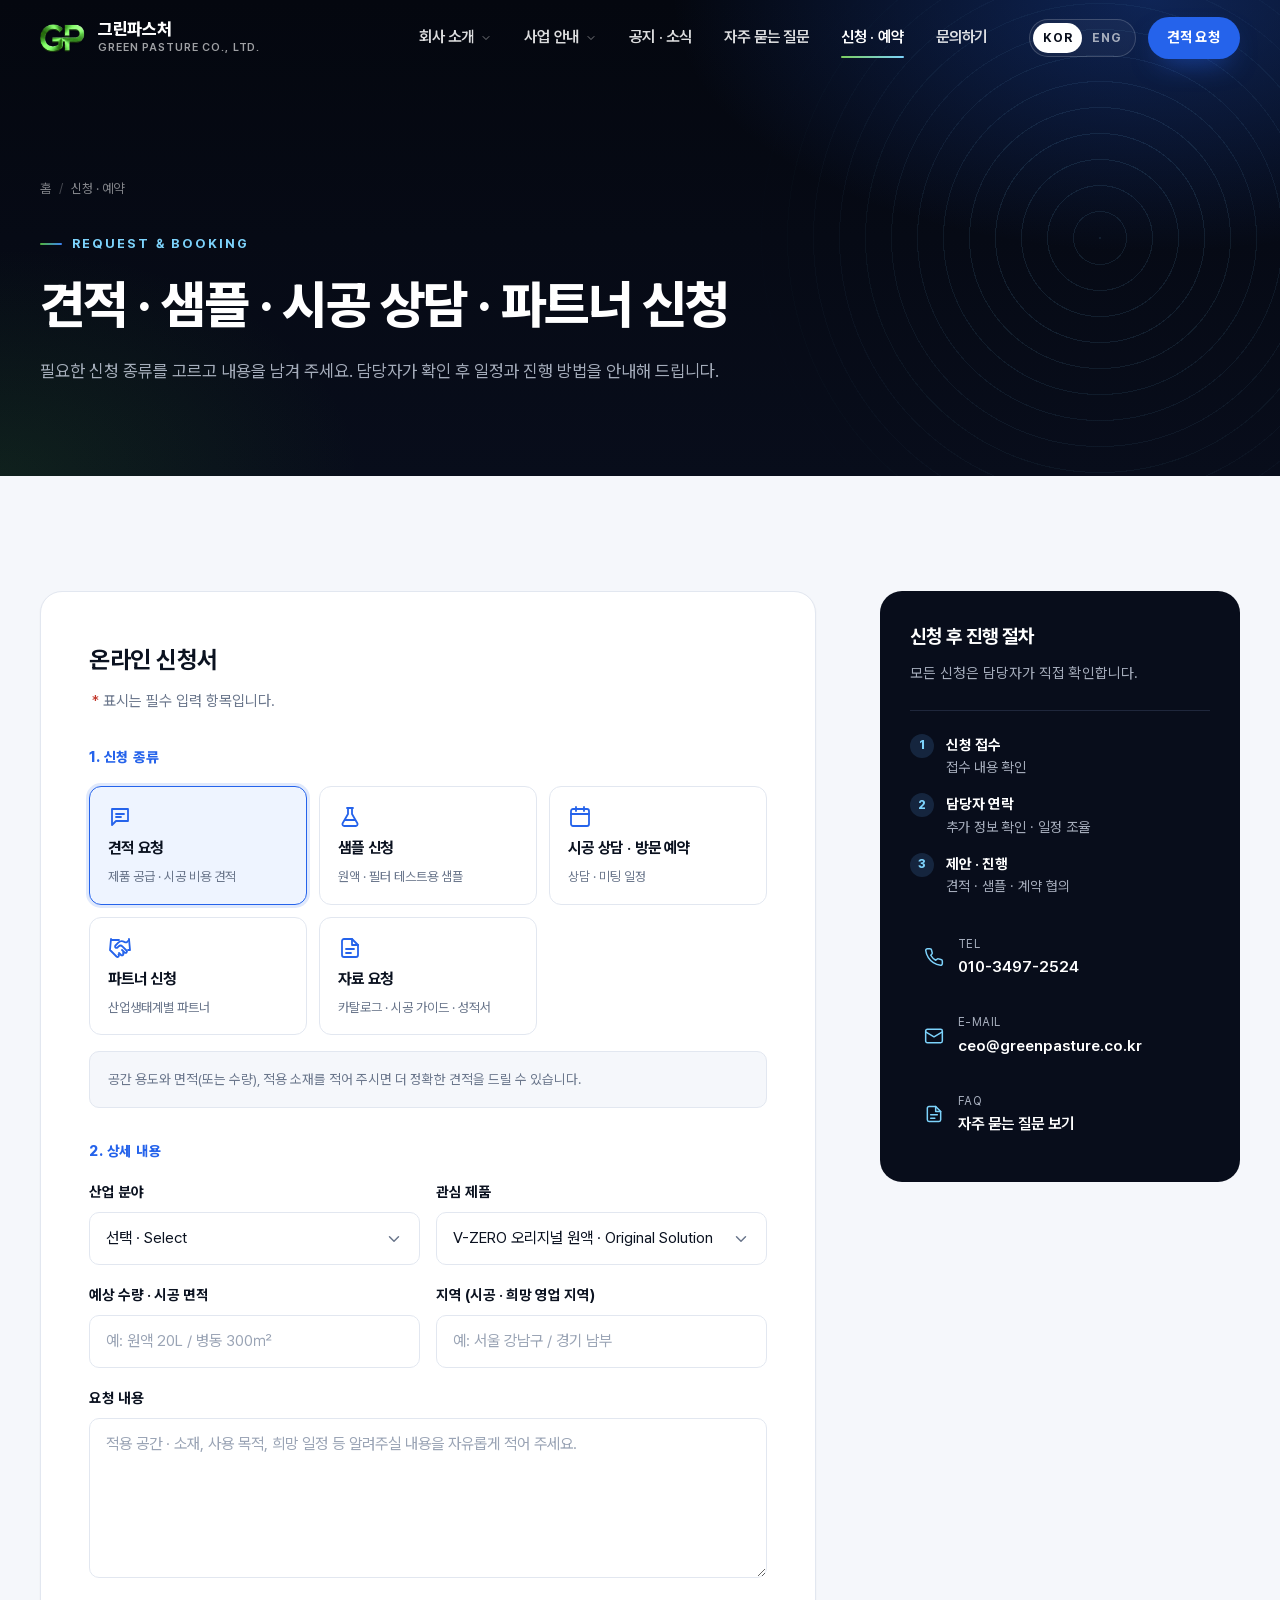
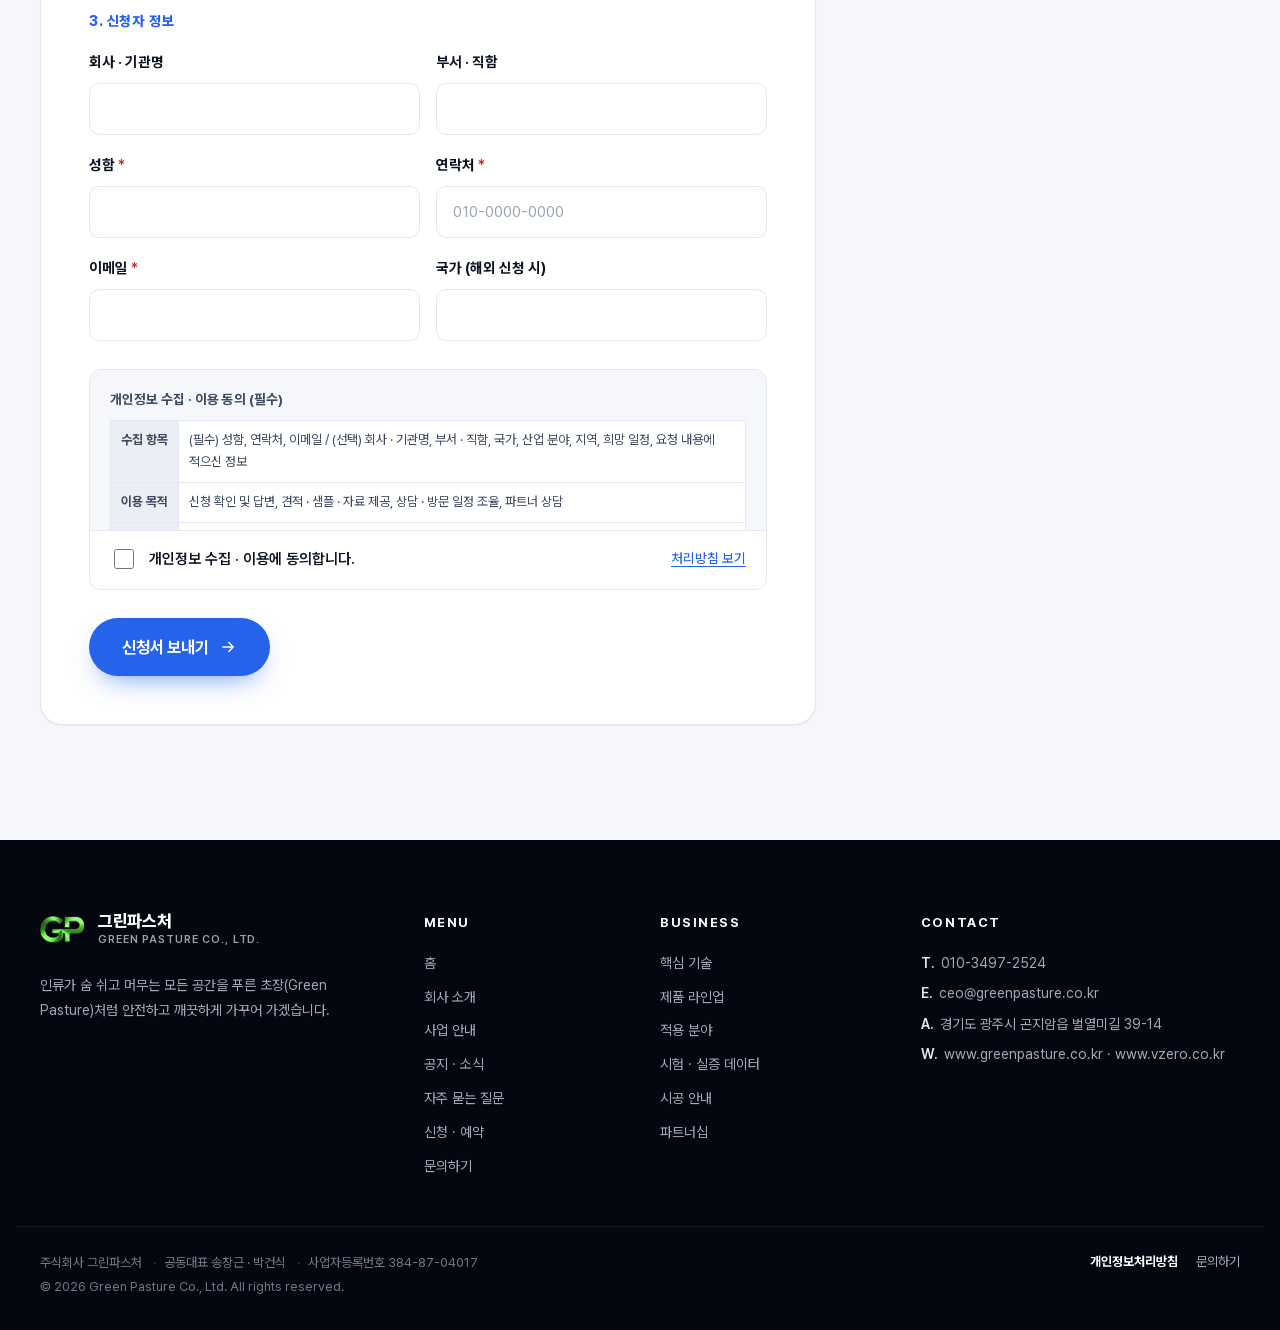
<file: apply.html>
<!DOCTYPE html>
<html lang="ko" class="no-js">
<head>
<meta charset="UTF-8">
<meta name="viewport" content="width=device-width, initial-scale=1">
<title>신청 · 예약 | 견적 · 샘플 · 시공 상담 · 파트너 신청 | 그린파스처</title>
<meta name="gp:title-en" content="Requests | Quote, Sample, Consultation &amp; Partnership | Green Pasture">
<meta name="description" content="V-ZERO 견적 요청, 샘플 신청, 시공 상담 · 방문 예약, 파트너 신청, 카탈로그 · 시험성적서 자료 요청.">
<link rel="canonical" href="https://www.greenpasture.co.kr/apply.html">
<meta property="og:type" content="website">
<meta property="og:site_name" content="그린파스처 Green Pasture">
<meta property="og:title" content="신청 · 예약 | 그린파스처">
<meta property="og:description" content="견적 요청 · 샘플 신청 · 시공 상담 예약 · 파트너 신청">
<meta property="og:url" content="https://www.greenpasture.co.kr/apply.html">
<meta property="og:image" content="https://www.greenpasture.co.kr/assets/img/og-image.jpg">
<meta name="twitter:card" content="summary_large_image">
<link rel="icon" type="image/png" sizes="32x32" href="assets/img/favicon-32.png">
<link rel="icon" type="image/png" sizes="64x64" href="assets/img/favicon-64.png">
<link rel="apple-touch-icon" href="assets/img/apple-touch-icon.png">
<meta name="theme-color" content="#080d1b">
<script>(function(){var d=document.documentElement;d.classList.remove('no-js');try{var q=new URLSearchParams(location.search).get('lang');var l=q||localStorage.getItem('gp-lang');if(l==='en')d.lang='en';}catch(e){}})();</script>
<link rel="stylesheet" href="assets/fonts/pretendard/pretendard.css">
<link rel="stylesheet" href="assets/css/style.css?v=8">
</head>
<body>
<a class="skip-link" href="#main">본문 바로가기</a>
<div id="header-slot"></div>

<main id="main">

  <section class="page-hero">
    <div class="wrap">
      <nav class="breadcrumb" aria-label="현재 위치">
        <a href="index.html"><span data-lang="ko">홈</span><span data-lang="en">Home</span></a><span aria-hidden="true">/</span>
        <span><span data-lang="ko">신청 · 예약</span><span data-lang="en">Requests</span></span>
      </nav>
      <span class="eyebrow">Request &amp; Booking</span>
      <h1 class="h1"><span data-lang="ko">견적 · 샘플 · 시공 상담 · 파트너 신청</span><span data-lang="en">Quotes, samples, consultations &amp; partnership</span></h1>
      <p class="lead"><span data-lang="ko">필요한 신청 종류를 고르고 내용을 남겨 주세요. 담당자가 확인 후 일정과 진행 방법을 안내해 드립니다.</span><span data-lang="en">Choose what you need and leave the details. Our team will contact you with the next steps.</span></p>
    </div>
  </section>

  <section class="section section--soft">
    <div class="wrap form-layout">

      <form class="form-card" data-inquiry-form="select" novalidate aria-labelledby="formTitle">
        <h2 id="formTitle"><span data-lang="ko">온라인 신청서</span><span data-lang="en">Online request form</span></h2>
        <p><span data-lang="ko"><span class="req">*</span> 표시는 필수 입력 항목입니다.</span><span data-lang="en">Fields marked <span class="req">*</span> are required.</span></p>

        <fieldset class="fieldset">
          <legend><span data-lang="ko">1. 신청 종류</span><span data-lang="en">1. Request type</span></legend>
          <div class="choice-grid">
            <div class="choice"><input type="radio" id="k-quote" name="kind" value="quote" checked>
              <label for="k-quote"><i data-icon="quote"></i><b><span data-lang="ko">견적 요청</span><span data-lang="en">Quote</span></b><span><span data-lang="ko">제품 공급 · 시공 비용 견적</span><span data-lang="en">Supply or application pricing</span></span></label></div>
            <div class="choice"><input type="radio" id="k-sample" name="kind" value="sample">
              <label for="k-sample"><i data-icon="flask"></i><b><span data-lang="ko">샘플 신청</span><span data-lang="en">Sample</span></b><span><span data-lang="ko">원액 · 필터 테스트용 샘플</span><span data-lang="en">For testing solution or filters</span></span></label></div>
            <div class="choice"><input type="radio" id="k-visit" name="kind" value="visit">
              <label for="k-visit"><i data-icon="calendar"></i><b><span data-lang="ko">시공 상담 · 방문 예약</span><span data-lang="en">Consultation / visit</span></b><span><span data-lang="ko">상담 · 미팅 일정</span><span data-lang="en">Consultation or meeting</span></span></label></div>
            <div class="choice"><input type="radio" id="k-partner" name="kind" value="partner">
              <label for="k-partner"><i data-icon="handshake"></i><b><span data-lang="ko">파트너 신청</span><span data-lang="en">Partnership</span></b><span><span data-lang="ko">산업생태계별 파트너</span><span data-lang="en">Partners in industrial ecosystems</span></span></label></div>
            <div class="choice"><input type="radio" id="k-catalog" name="kind" value="catalog">
              <label for="k-catalog"><i data-icon="doc"></i><b><span data-lang="ko">자료 요청</span><span data-lang="en">Materials</span></b><span><span data-lang="ko">카탈로그 · 시공 가이드 · 성적서</span><span data-lang="en">Catalog, guide, test reports</span></span></label></div>
          </div>
          <p class="note" style="margin-top:16px">
            <span data-kind-text="quote"><span data-lang="ko">공간 용도와 면적(또는 수량), 적용 소재를 적어 주시면 더 정확한 견적을 드릴 수 있습니다.</span><span data-lang="en">Tell us the use, area (or quantity) and materials for a more accurate quote.</span></span>
            <span data-kind-text="sample" hidden><span data-lang="ko">테스트 목적과 적용 소재를 적어 주십시오.</span><span data-lang="en">Please tell us your test purpose and the material.</span></span>
            <span data-kind-text="visit" hidden><span data-lang="ko">희망 일정은 확정이 아닌 요청입니다. 담당자가 연락드려 최종 일정을 조율합니다.</span><span data-lang="en">Your preferred date is a request, not a confirmation. We will contact you to arrange the final schedule.</span></span>
            <span data-kind-text="partner" hidden><span data-lang="ko">희망 분야 · 지역과 현재 사업 내용을 적어 주십시오.</span><span data-lang="en">Please tell us your target sector, region and current business.</span></span>
            <span data-kind-text="catalog" hidden><span data-lang="ko">필요한 자료를 선택해 주십시오.</span><span data-lang="en">Please choose the materials you need.</span></span>
          </p>
        </fieldset>

        <fieldset class="fieldset">
          <legend><span data-lang="ko">2. 상세 내용</span><span data-lang="en">2. Details</span></legend>
          <div class="fields">
            <div class="field" data-show="quote sample partner catalog">
              <label for="f-industry"><span data-lang="ko">산업 분야</span><span data-lang="en">Industry</span></label>
              <select id="f-industry" name="industry">
                <option value="">선택 · Select</option>
                <option>생활가전 · Home appliances</option>
                <option>건설자재 · Construction materials</option>
                <option>병원 · 의료 · Healthcare</option>
                <option>자동차 · 모빌리티 · Mobility</option>
                <option>섬유 · 플라스틱 · 목재 · 금속 · Materials</option>
                <option>공공기관 · 조달 · Public sector</option>
                <option>교육 · 보육 · Education</option>
                <option>호텔 · 숙박 · Hospitality</option>
                <option>식음료 · 식품 · Food</option>
                <option>교통 · 물류 · Logistics</option>
                <option>기타 · Other</option>
              </select>
            </div>
            <div class="field" data-show="quote sample">
              <label for="f-topic"><span data-lang="ko">관심 제품</span><span data-lang="en">Product</span></label>
              <select id="f-topic" name="topic">
                <option>V-ZERO 오리지널 원액 · Original Solution</option>
                <option>V-ZERO 프리미엄 에어 필터 (해외용) · Premium Air Filter (overseas)</option>
                <option>V-ZERO 안심 시공 케어 · Coating Care</option>
                <option>아직 모르겠음 · Not sure</option>
              </select>
            </div>
            <div class="field" data-show="catalog">
              <label for="f-topic2"><span data-lang="ko">요청 자료</span><span data-lang="en">Materials</span></label>
              <select id="f-topic2" name="topic">
                <option>제품 카탈로그 · 시공 가이드 · Catalog &amp; guide</option>
                <option>시험성적서 · Test reports</option>
                <option>회사 소개서 · Company profile</option>
                <option>전체 · All of the above</option>
              </select>
            </div>
            <div class="field" data-show="quote sample visit">
              <label for="f-quantity"><span data-lang="ko">예상 수량 · 시공 면적</span><span data-lang="en">Quantity / area</span></label>
              <input id="f-quantity" name="quantity" type="text" maxlength="100" data-ko-placeholder="예: 원액 20L / 병동 300㎡" data-en-placeholder="e.g. 20 L / 300 ㎡ ward" placeholder="예: 원액 20L / 병동 300㎡">
            </div>
            <div class="field" data-show="quote visit partner">
              <label for="f-region"><span data-lang="ko">지역 (시공 · 희망 영업 지역)</span><span data-lang="en">Region</span></label>
              <input id="f-region" name="region" type="text" maxlength="100" data-ko-placeholder="예: 서울 강남구 / 경기 남부" data-en-placeholder="e.g. Gangnam-gu, Seoul / southern Gyeonggi" placeholder="예: 서울 강남구 / 경기 남부">
            </div>
            <div class="field" data-show="visit">
              <label for="f-date"><span data-lang="ko">방문 · 상담 희망일</span><span data-lang="en">Preferred date</span><span class="req req-dyn">*</span></label>
              <input id="f-date" name="preferred_date" type="date" data-required-for="visit">
            </div>
            <div class="field" data-show="visit">
              <span class="label" id="timeLabel"><span data-lang="ko">희망 시간대</span><span data-lang="en">Preferred time</span></span>
              <div class="segmented" role="radiogroup" aria-labelledby="timeLabel">
                <input type="radio" id="t-am" name="preferred_time" value="am"><label for="t-am"><span data-lang="ko">오전</span><span data-lang="en">Morning</span></label>
                <input type="radio" id="t-pm" name="preferred_time" value="pm"><label for="t-pm"><span data-lang="ko">오후</span><span data-lang="en">Afternoon</span></label>
                <input type="radio" id="t-any" name="preferred_time" value="any" checked><label for="t-any"><span data-lang="ko">상관없음</span><span data-lang="en">Any</span></label>
              </div>
            </div>
            <div class="field field--full">
              <label for="f-message"><span data-lang="ko">요청 내용</span><span data-lang="en">Message</span></label>
              <textarea id="f-message" name="message" maxlength="4000"
                data-ko-placeholder="적용 공간 · 소재, 사용 목적, 희망 일정 등 알려주실 내용을 자유롭게 적어 주세요."
                data-en-placeholder="Tell us about the space or material, purpose and timeline."
                placeholder="적용 공간 · 소재, 사용 목적, 희망 일정 등 알려주실 내용을 자유롭게 적어 주세요."></textarea>
            </div>
          </div>
        </fieldset>

        <fieldset class="fieldset">
          <legend><span data-lang="ko">3. 신청자 정보</span><span data-lang="en">3. Your details</span></legend>
          <div class="fields">
            <div class="field">
              <label for="f-company"><span data-lang="ko">회사 · 기관명</span><span data-lang="en">Company</span><span class="req req-dyn" hidden>*</span></label>
              <input id="f-company" name="company" type="text" maxlength="100" autocomplete="organization" data-required-for="partner">
            </div>
            <div class="field">
              <label for="f-position"><span data-lang="ko">부서 · 직함</span><span data-lang="en">Title</span></label>
              <input id="f-position" name="position" type="text" maxlength="40" autocomplete="organization-title">
            </div>
            <div class="field">
              <label for="f-name"><span data-lang="ko">성함</span><span data-lang="en">Name</span><span class="req">*</span></label>
              <input id="f-name" name="name" type="text" maxlength="40" required autocomplete="name">
            </div>
            <div class="field">
              <label for="f-phone"><span data-lang="ko">연락처</span><span data-lang="en">Phone</span><span class="req">*</span></label>
              <input id="f-phone" name="phone" type="tel" maxlength="24" required autocomplete="tel" inputmode="tel" data-ko-placeholder="010-0000-0000" data-en-placeholder="+82 10 0000 0000" placeholder="010-0000-0000">
            </div>
            <div class="field">
              <label for="f-email"><span data-lang="ko">이메일</span><span data-lang="en">E-mail</span><span class="req">*</span></label>
              <input id="f-email" name="email" type="email" maxlength="120" required autocomplete="email">
            </div>
            <div class="field">
              <label for="f-country"><span data-lang="ko">국가 (해외 신청 시)</span><span data-lang="en">Country</span></label>
              <input id="f-country" name="country" type="text" maxlength="60" autocomplete="country-name">
            </div>
          </div>
        </fieldset>

        <div class="hp" aria-hidden="true"><label for="f-website">Website</label><input id="f-website" name="website" type="text" tabindex="-1" autocomplete="off"></div>

        <div class="consent">
          <div class="consent__box" tabindex="0" data-tbd="보유 기간(3년)은 제안값입니다. 회사 방침에 맞게 확정해 주세요.">
            <div data-lang="ko">
              <b>개인정보 수집 · 이용 동의 (필수)</b>
              <table>
                <tr><th>수집 항목</th><td>(필수) 성함, 연락처, 이메일 / (선택) 회사 · 기관명, 부서 · 직함, 국가, 산업 분야, 지역, 희망 일정, 요청 내용에 적으신 정보</td></tr>
                <tr><th>이용 목적</th><td>신청 확인 및 답변, 견적 · 샘플 · 자료 제공, 상담 · 방문 일정 조율, 파트너 상담</td></tr>
                <tr><th>보유 기간</th><td>신청 처리 완료 후 3년간 보관 후 파기 (관계 법령에 따라 보존이 필요한 경우 해당 기간)</td></tr>
              </table>
              <p style="margin-top:8px">동의를 거부할 수 있으나, 거부하시면 온라인 신청 접수가 제한됩니다. 자세한 내용은 개인정보처리방침을 확인해 주십시오.</p>
            </div>
            <div data-lang="en">
              <b>Consent to collection and use of personal information (required)</b>
              <table>
                <tr><th>Items</th><td>(Required) name, phone, e-mail / (Optional) company, title, country, industry, region, preferred schedule and information in your message</td></tr>
                <tr><th>Purpose</th><td>Handling your request; providing quotes, samples and materials; scheduling consultations and visits; partnership discussions</td></tr>
                <tr><th>Retention</th><td>3 years after the request is resolved, then destroyed (or as required by law)</td></tr>
              </table>
              <p style="margin-top:8px">You may refuse, but we will then be unable to accept your online request. See our Privacy Policy for details.</p>
            </div>
          </div>
          <label class="consent__check">
            <input type="checkbox" name="consent_privacy" required>
            <span><span data-lang="ko">개인정보 수집 · 이용에 동의합니다.</span><span data-lang="en">I agree to the collection and use of my personal information.</span></span>
            <a href="privacy.html" target="_blank" rel="noopener"><span data-lang="ko">처리방침 보기</span><span data-lang="en">Privacy Policy</span></a>
          </label>
        </div>

        <div class="form-actions">
          <button class="btn btn--primary btn--lg" type="submit"><span data-lang="ko">신청서 보내기</span><span data-lang="en">Submit request</span><i data-icon="arrow"></i></button>
        </div>
        <div id="form-result" class="form-result" role="alert" hidden></div>
      </form>

      <aside class="aside-card" aria-label="진행 절차">
        <h3><span data-lang="ko">신청 후 진행 절차</span><span data-lang="en">What happens next</span></h3>
        <p><span data-lang="ko">모든 신청은 담당자가 직접 확인합니다.</span><span data-lang="en">Every request is reviewed by our team.</span></p>
        <ol class="aside-steps">
          <li><b><span data-lang="ko">신청 접수</span><span data-lang="en">Received</span></b><span data-lang="ko">접수 내용 확인</span><span data-lang="en">We check your request</span></li>
          <li><b><span data-lang="ko">담당자 연락</span><span data-lang="en">We contact you</span></b><span data-lang="ko">추가 정보 확인 · 일정 조율</span><span data-lang="en">Details and scheduling</span></li>
          <li><b><span data-lang="ko">제안 · 진행</span><span data-lang="en">Proposal</span></b><span data-lang="ko">견적 · 샘플 · 계약 협의</span><span data-lang="en">Quote, sample or agreement</span></li>
        </ol>
        <div class="aside-list">
          <a href="tel:+821034972524"><i data-icon="phone"></i><span><small>TEL</small><b><span data-lang="ko">010-3497-2524</span><span data-lang="en">+82 10-3497-2524</span></b></span></a>
          <a href="mailto:ceo@greenpasture.co.kr"><i data-icon="mail"></i><span><small>E-MAIL</small><b>ceo@greenpasture.co.kr</b></span></a>
          <a href="faq.html"><i data-icon="doc"></i><span><small>FAQ</small><b><span data-lang="ko">자주 묻는 질문 보기</span><span data-lang="en">Read the FAQ</span></b></span></a>
        </div>
      </aside>
    </div>
  </section>

</main>

<div id="footer-slot"></div>
<script src="assets/js/config.js?v=8"></script>
<script src="assets/js/site.js?v=8"></script>
<script src="assets/js/form.js?v=8"></script>
</body>
</html>
</file>
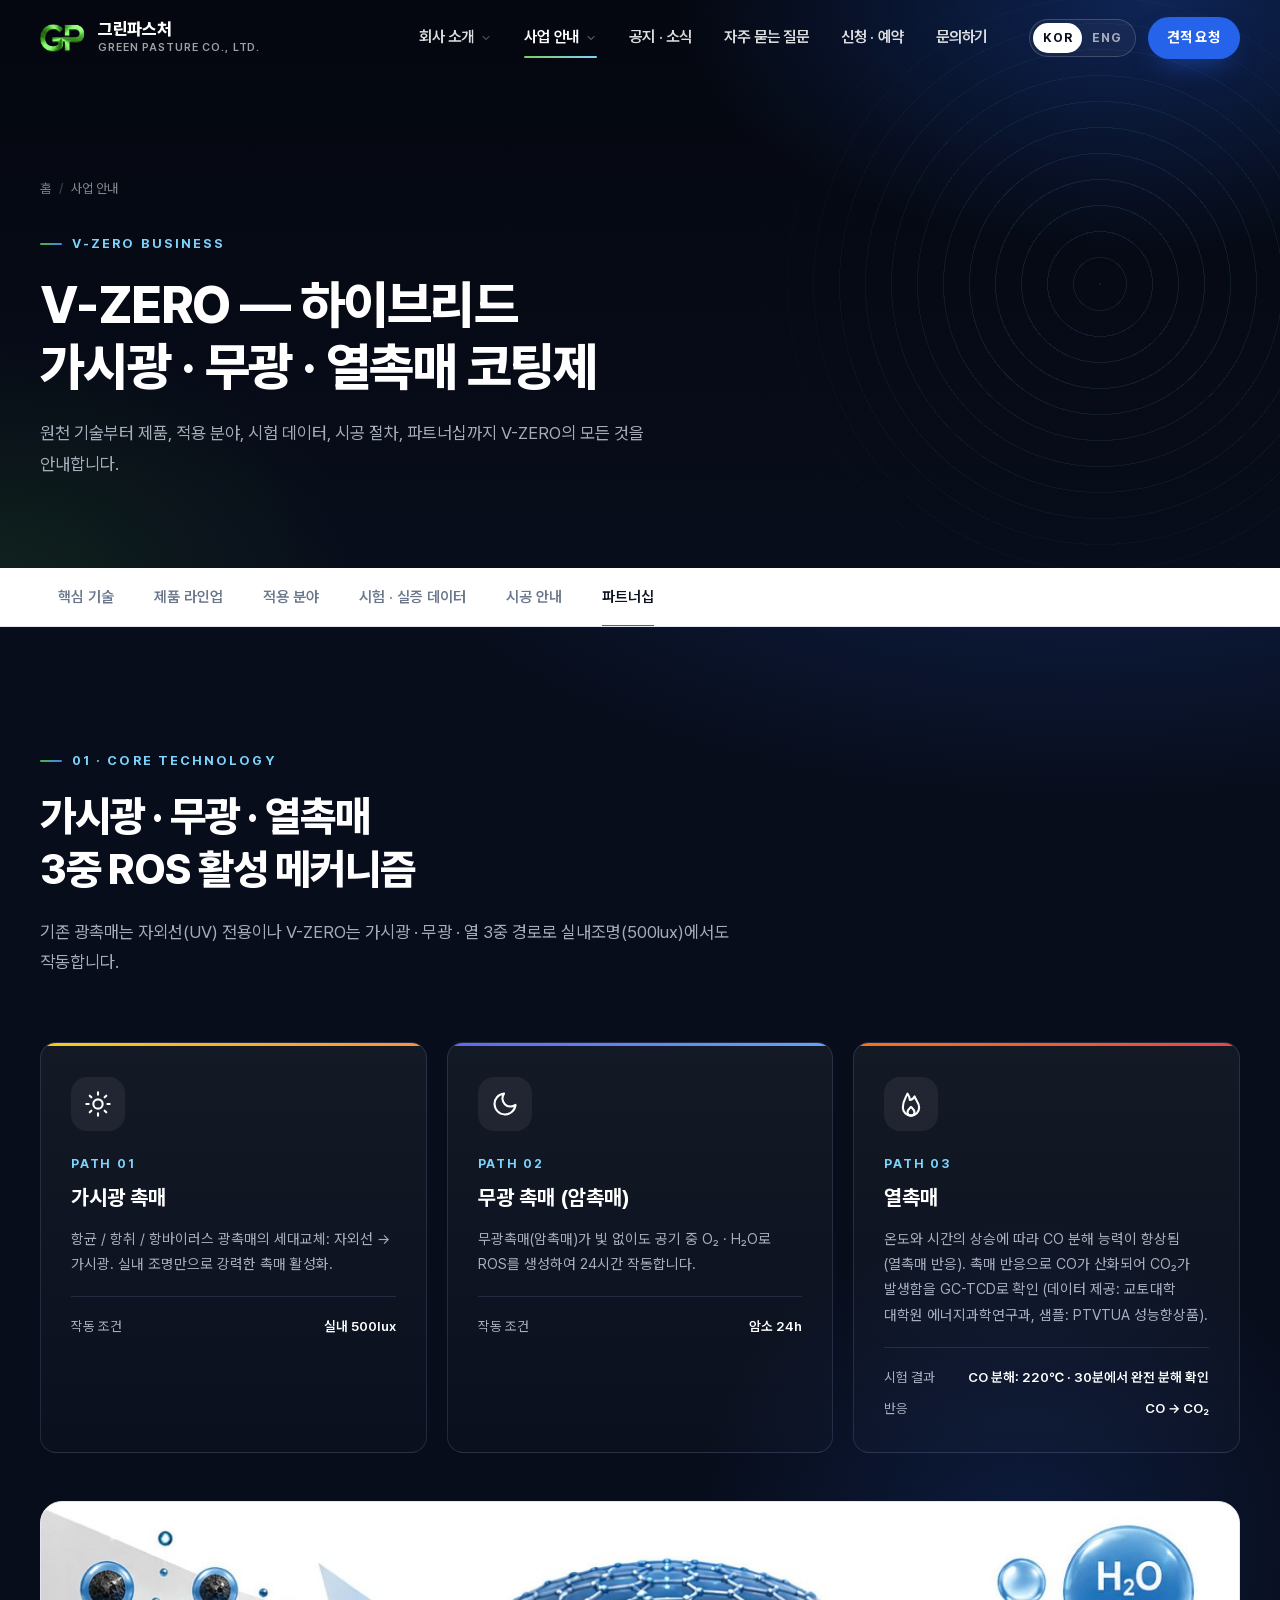
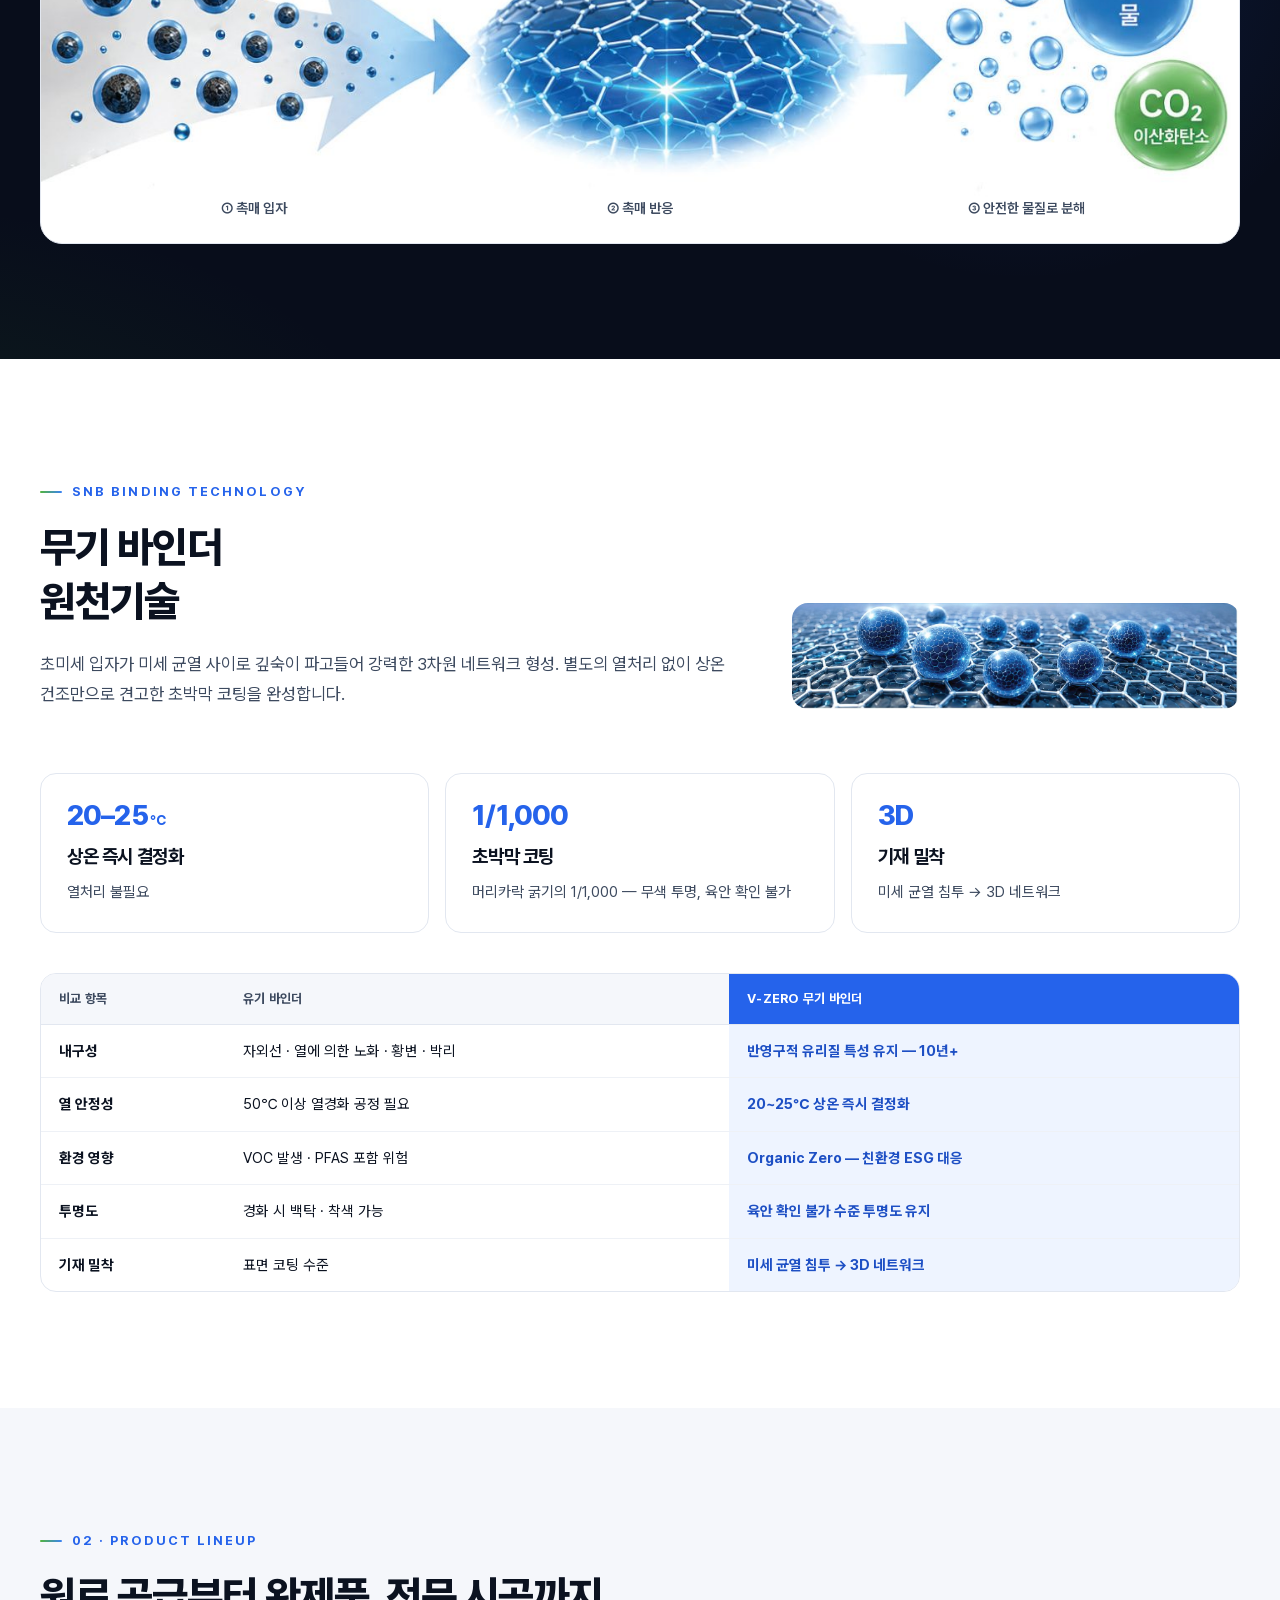
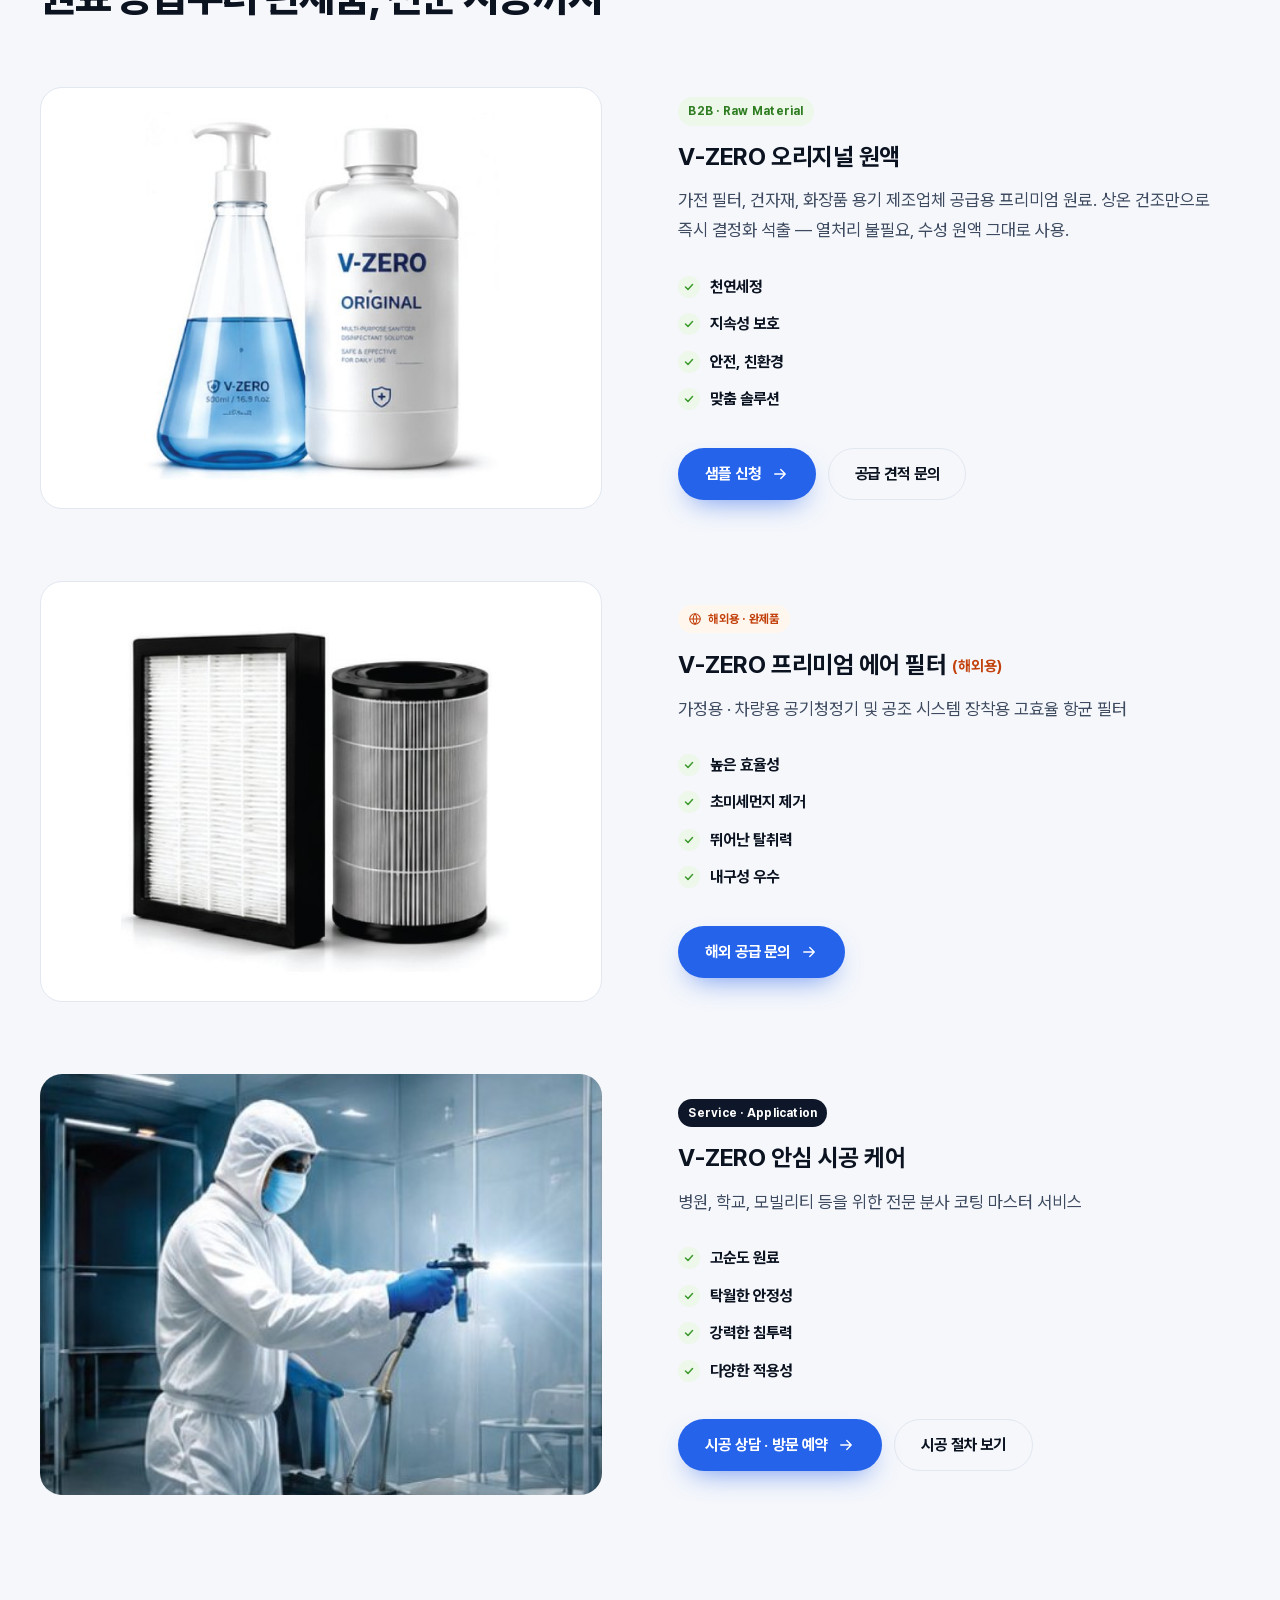
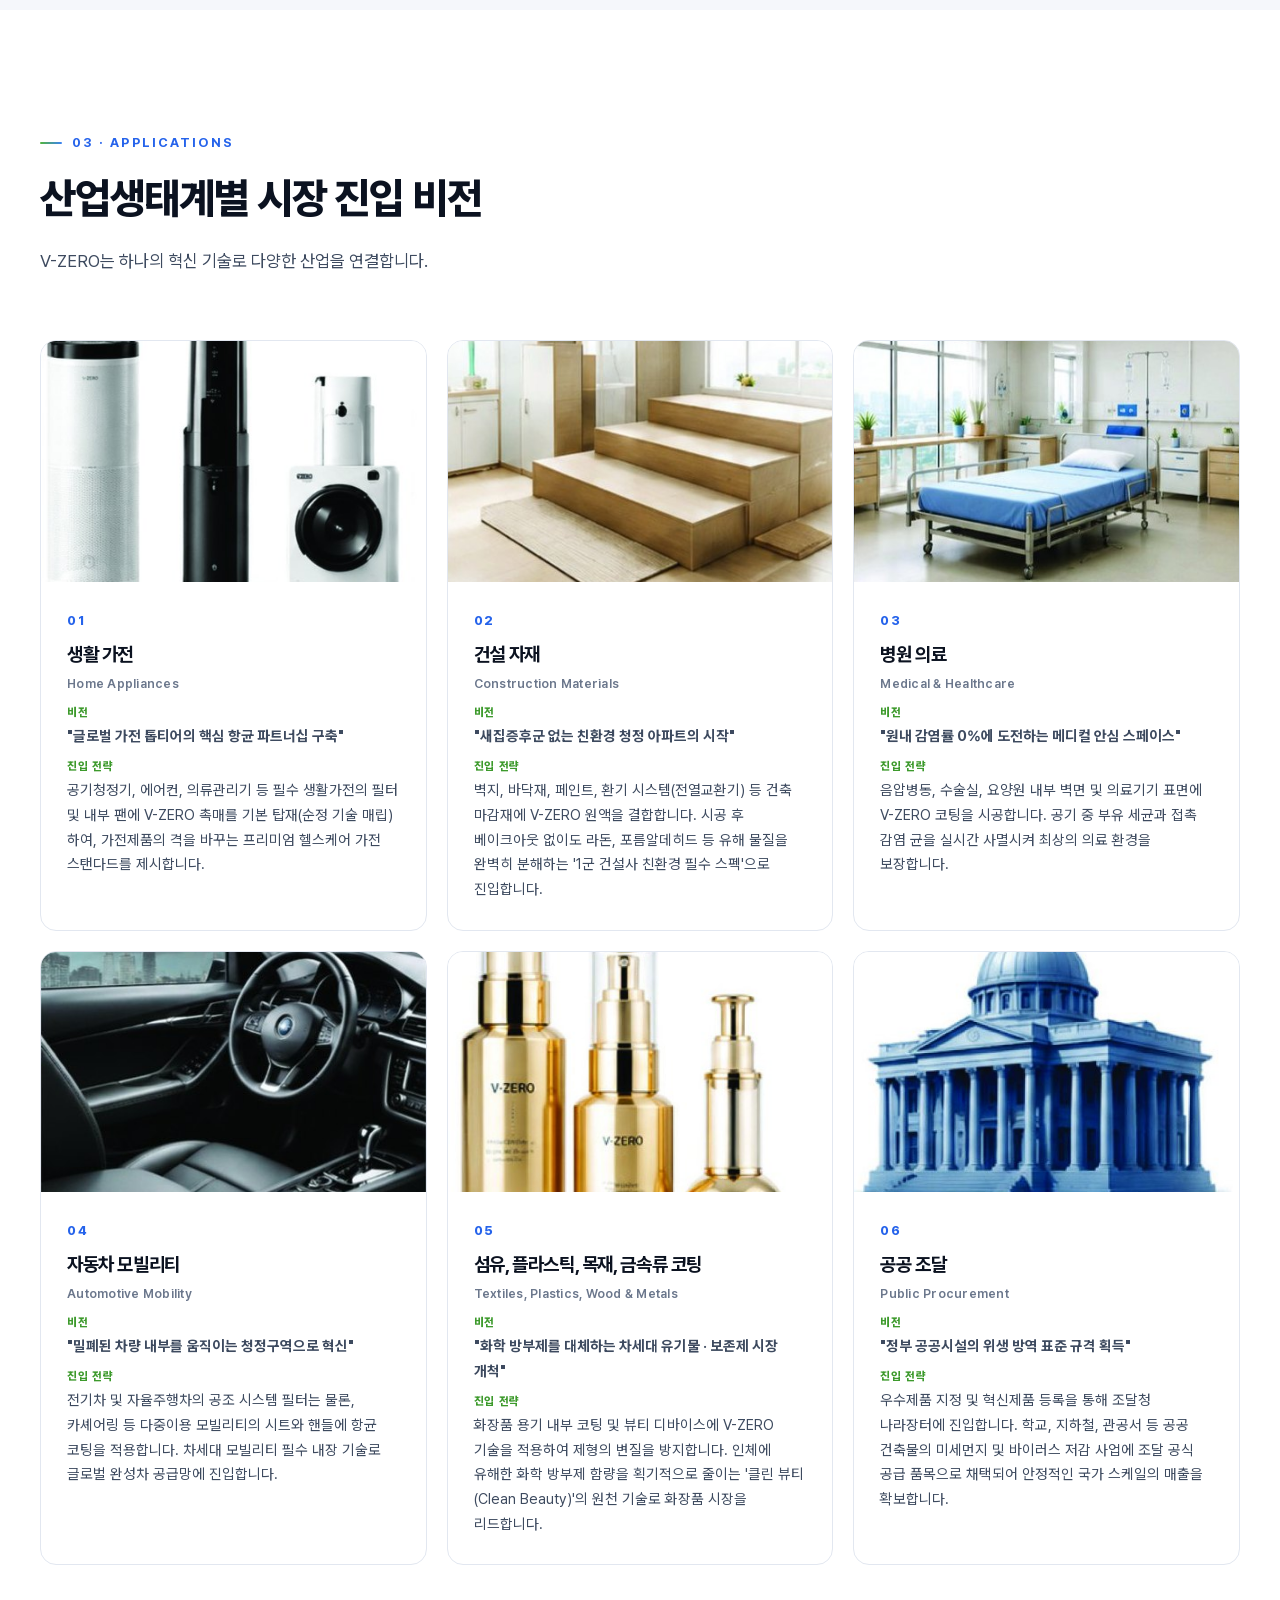
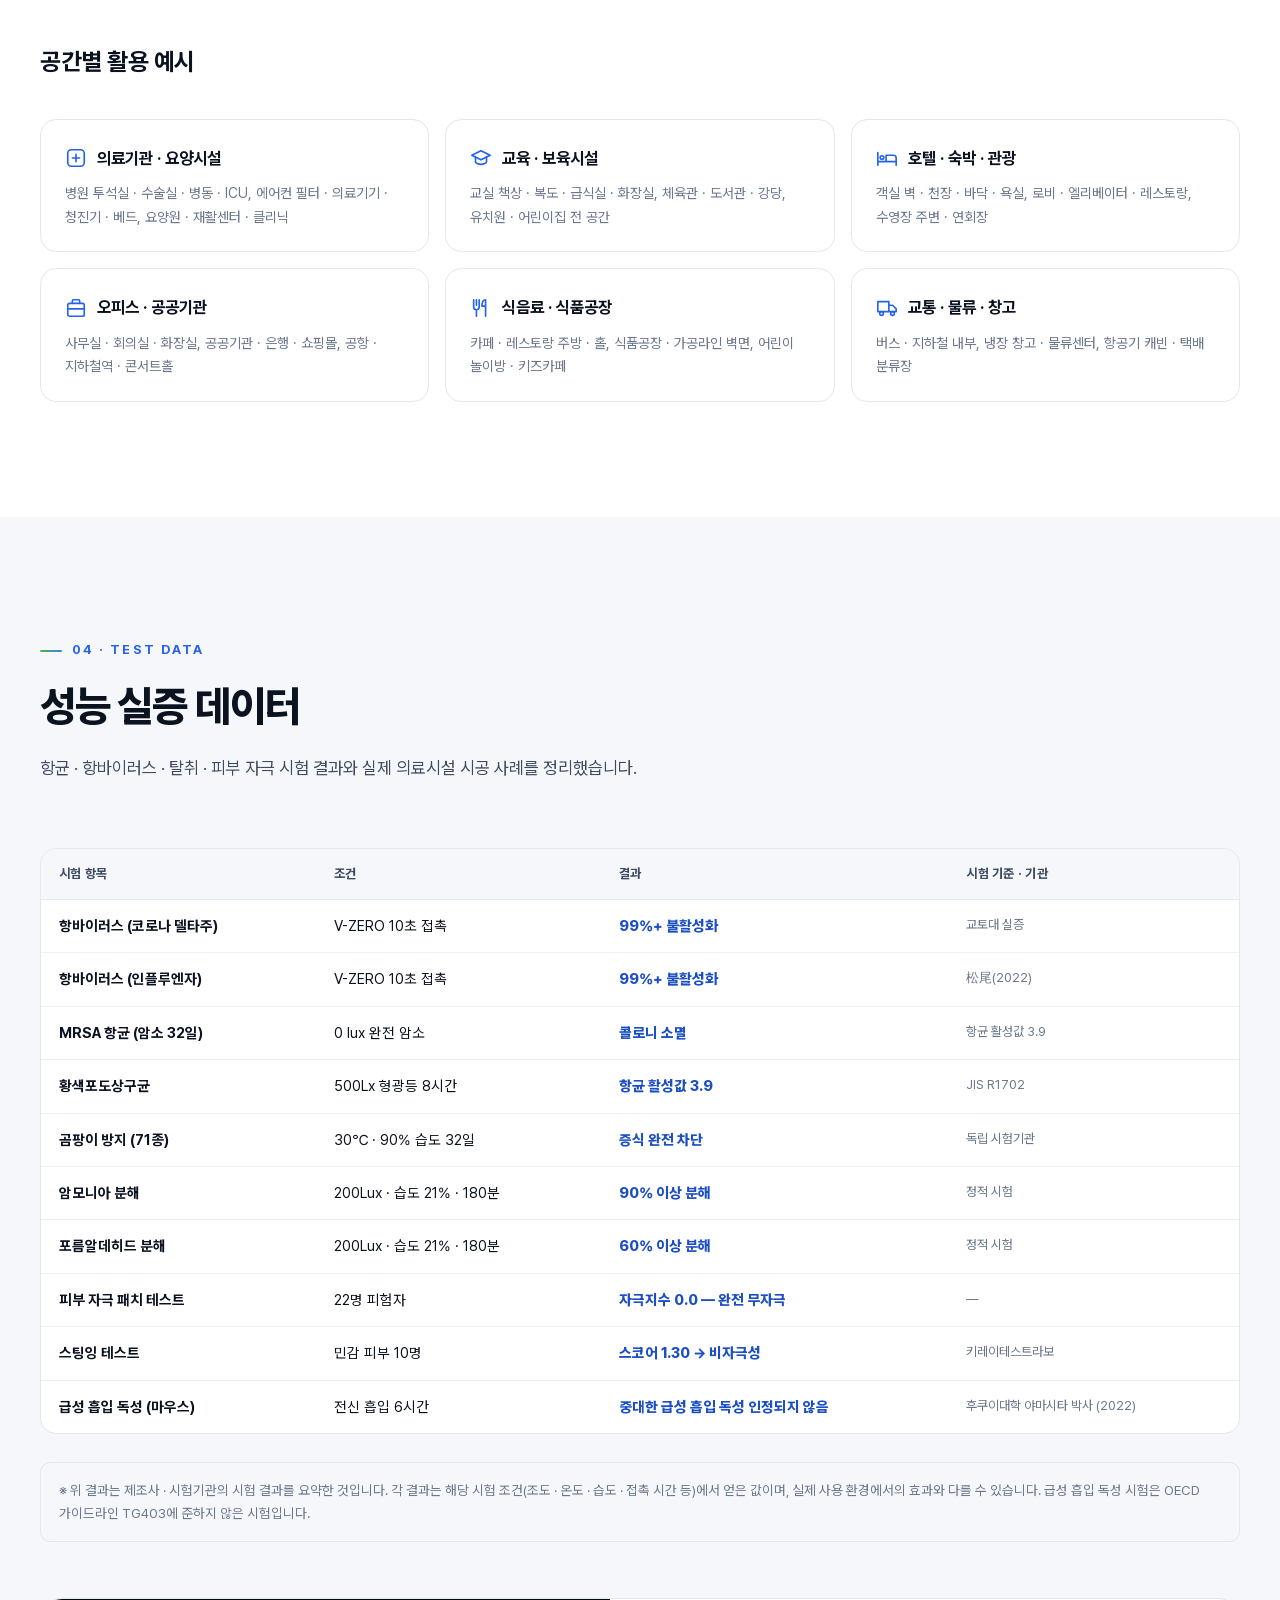
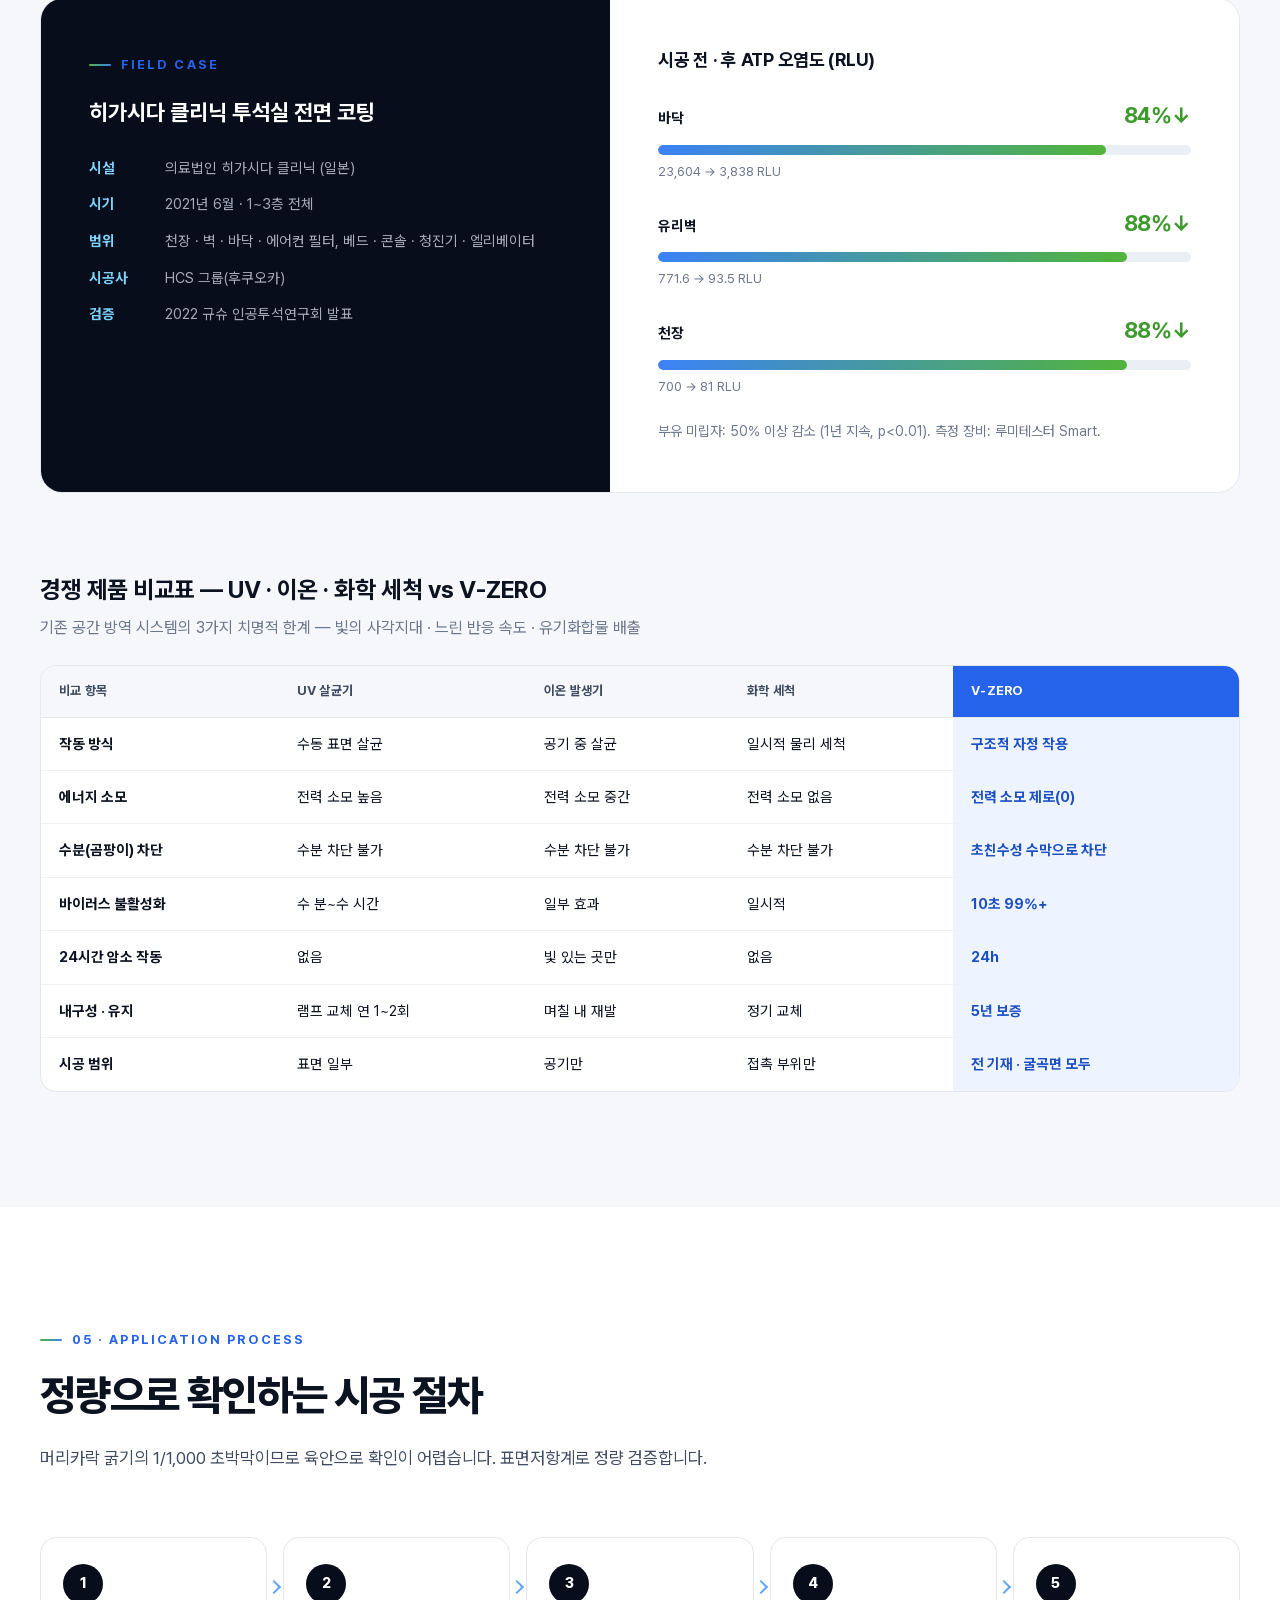
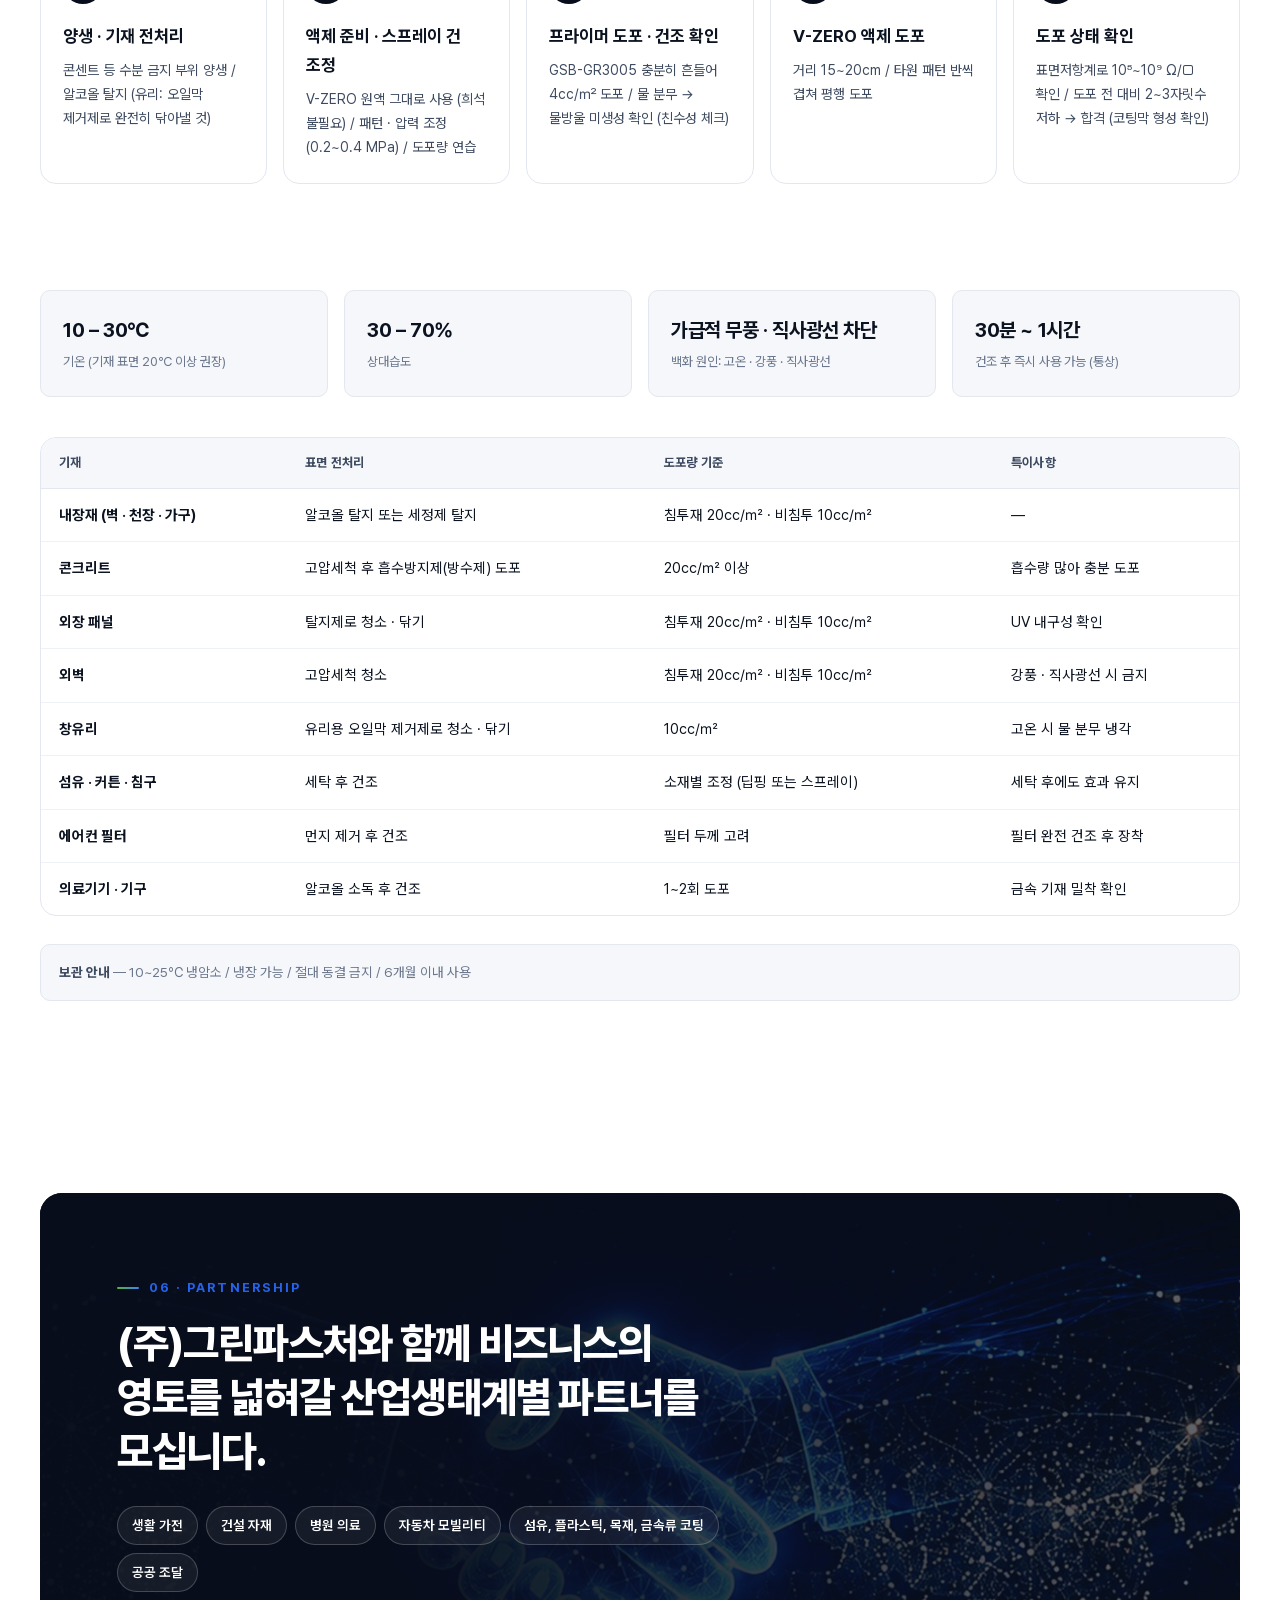
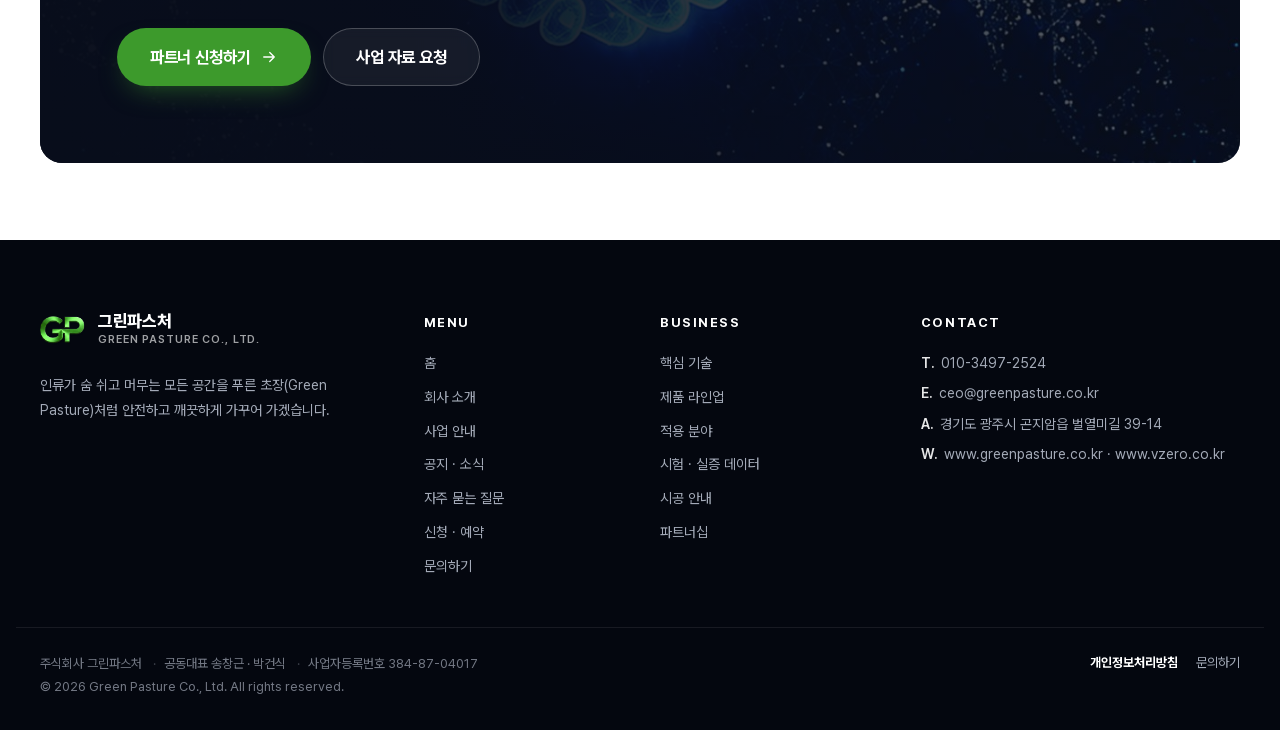
<file: business.html>
<!DOCTYPE html>
<html lang="ko" class="no-js">
<head>
<meta charset="UTF-8">
<meta name="viewport" content="width=device-width, initial-scale=1">
<title>사업 안내 | V-ZERO 기술 · 제품 · 적용 분야 | 그린파스처</title>
<meta name="gp:title-en" content="Business | V-ZERO Technology, Products &amp; Applications | Green Pasture">
<meta name="description" content="V-ZERO 하이브리드 가시광 · 무광 · 열촉매 코팅의 원리, 무기 바인더(SNB) 기술, 제품 라인업, 산업 적용 분야, 시험 · 실증 데이터, 시공 절차와 파트너십 안내.">
<link rel="canonical" href="https://www.greenpasture.co.kr/business.html">
<meta property="og:type" content="website">
<meta property="og:site_name" content="그린파스처 Green Pasture">
<meta property="og:title" content="사업 안내 | V-ZERO 촉매 코팅">
<meta property="og:description" content="가시광 · 무광 · 열촉매 3중 작동, 초박막 촉매 코팅 V-ZERO의 기술과 제품, 적용 분야">
<meta property="og:url" content="https://www.greenpasture.co.kr/business.html">
<meta property="og:image" content="https://www.greenpasture.co.kr/assets/img/og-image.jpg">
<meta name="twitter:card" content="summary_large_image">
<link rel="icon" type="image/png" sizes="32x32" href="assets/img/favicon-32.png">
<link rel="icon" type="image/png" sizes="64x64" href="assets/img/favicon-64.png">
<link rel="apple-touch-icon" href="assets/img/apple-touch-icon.png">
<meta name="theme-color" content="#080d1b">
<script>(function(){var d=document.documentElement;d.classList.remove('no-js');try{var q=new URLSearchParams(location.search).get('lang');var l=q||localStorage.getItem('gp-lang');if(l==='en')d.lang='en';}catch(e){}})();</script>
<link rel="stylesheet" href="assets/fonts/pretendard/pretendard.css">
<link rel="stylesheet" href="assets/css/style.css?v=8">
</head>
<body>
<a class="skip-link" href="#main">본문 바로가기</a>
<div id="header-slot"></div>

<main id="main">

  <section class="page-hero">
    <div class="wrap">
      <nav class="breadcrumb" aria-label="현재 위치">
        <a href="index.html"><span data-lang="ko">홈</span><span data-lang="en">Home</span></a><span aria-hidden="true">/</span>
        <span><span data-lang="ko">사업 안내</span><span data-lang="en">Business</span></span>
      </nav>
      <span class="eyebrow">V-ZERO Business</span>
      <h1 class="h1"><span data-lang="ko">V-ZERO — 하이브리드<br>가시광 · 무광 · 열촉매 코팅제</span><span data-lang="en">V-ZERO — a hybrid visible-light,<br>lightless &amp; thermal catalyst coating agent</span></h1>
      <p class="lead"><span data-lang="ko">원천 기술부터 제품, 적용 분야, 시험 데이터, 시공 절차, 파트너십까지 V-ZERO의 모든 것을 안내합니다.</span><span data-lang="en">Everything about V-ZERO — from core technology to products, applications, test data, application process and partnership.</span></p>
    </div>
  </section>

  <nav class="subnav" aria-label="사업 안내 목차">
    <div class="wrap subnav__list">
      <a href="#technology"><span data-lang="ko">핵심 기술</span><span data-lang="en">Technology</span></a>
      <a href="#products"><span data-lang="ko">제품 라인업</span><span data-lang="en">Products</span></a>
      <a href="#applications"><span data-lang="ko">적용 분야</span><span data-lang="en">Applications</span></a>
      <a href="#performance"><span data-lang="ko">시험 · 실증 데이터</span><span data-lang="en">Test Data</span></a>
      <a href="#process"><span data-lang="ko">시공 안내</span><span data-lang="en">Process</span></a>
      <a href="#partnership"><span data-lang="ko">파트너십</span><span data-lang="en">Partnership</span></a>
    </div>
  </nav>

  <!-- =====================================================
       1. 핵심 기술
       ===================================================== -->
  <section class="section section--dark" id="technology" aria-labelledby="techTitle">
    <div class="wrap">
      <div class="section__head reveal">
        <span class="eyebrow">01 · Core Technology</span>
        <h2 class="h2" id="techTitle"><span data-lang="ko">가시광 · 무광 · 열촉매<br>3중 ROS 활성 메커니즘</span><span data-lang="en">Visible-light, lightless &amp; thermal catalysis —<br>a triple ROS activation mechanism</span></h2>
        <p class="lead"><span data-lang="ko">기존 광촉매는 자외선(UV) 전용이나 V-ZERO는 가시광 · 무광 · 열 3중 경로로 실내조명(500lux)에서도 작동합니다.</span><span data-lang="en">Conventional photocatalysts work only with ultraviolet (UV) light, but V-ZERO works even under indoor lighting (500 lux) through three pathways: visible light, lightless and thermal.</span></p>
      </div>

      <div class="paths">
        <article class="path path--light reveal">
          <div class="path__icon"><i data-icon="sun"></i></div>
          <div class="path__step">Path 01</div>
          <h3><span data-lang="ko">가시광 촉매</span><span data-lang="en">Visible-light catalysis</span></h3>
          <p><span data-lang="ko">항균 / 항취 / 항바이러스 광촉매의 세대교체: 자외선 → 가시광. 실내 조명만으로 강력한 촉매 활성화.</span><span data-lang="en">A generational shift in antibacterial, deodorizing and antiviral photocatalysts: from ultraviolet to visible light. Powerful catalytic activation with indoor lighting alone.</span></p>
          <dl>
            <div><dt><span data-lang="ko">작동 조건</span><span data-lang="en">Condition</span></dt><dd><span data-lang="ko">실내 500lux</span><span data-lang="en">Indoor 500 lux</span></dd></div>
          </dl>
        </article>
        <article class="path path--dark reveal" data-delay="1">
          <div class="path__icon"><i data-icon="moon"></i></div>
          <div class="path__step">Path 02</div>
          <h3><span data-lang="ko">무광 촉매 (암촉매)</span><span data-lang="en">Lightless (dark) catalysis</span></h3>
          <p><span data-lang="ko">무광촉매(암촉매)가 빛 없이도 공기 중 O₂ · H₂O로 ROS를 생성하여 24시간 작동합니다.</span><span data-lang="en">The lightless (dark) catalyst generates ROS from O₂ and H₂O in the air even without light, working 24 hours a day.</span></p>
          <dl>
            <div><dt><span data-lang="ko">작동 조건</span><span data-lang="en">Condition</span></dt><dd><span data-lang="ko">암소 24h</span><span data-lang="en">Darkness 24h</span></dd></div>
          </dl>
        </article>
        <article class="path path--heat reveal" data-delay="2">
          <div class="path__icon"><i data-icon="flame"></i></div>
          <div class="path__step">Path 03</div>
          <h3><span data-lang="ko">열촉매</span><span data-lang="en">Thermal catalysis</span></h3>
          <p><span data-lang="ko">온도와 시간의 상승에 따라 CO 분해 능력이 향상됨 (열촉매 반응). 촉매 반응으로 CO가 산화되어 CO₂가 발생함을 GC-TCD로 확인 (데이터 제공: 교토대학 대학원 에너지과학연구과, 샘플: PTVTUA 성능향상품).</span><span data-lang="en">CO decomposition capacity improves as temperature and time increase (thermal catalytic reaction). GC-TCD confirmed that CO is oxidized by the catalytic reaction, producing CO₂ (data provided by the Graduate School of Energy Science, Kyoto University; sample: PTVTUA improved grade).</span></p>
          <dl>
            <div><dt><span data-lang="ko">시험 결과</span><span data-lang="en">Test</span></dt><dd><span data-lang="ko">CO 분해: 220℃ · 30분에서 완전 분해 확인</span><span data-lang="en">CO decomposition: complete at 220℃ / 30 min</span></dd></div>
            <div><dt><span data-lang="ko">반응</span><span data-lang="en">Reaction</span></dt><dd>CO → CO₂</dd></div>
          </dl>
        </article>
      </div>


      <figure class="tech-visual reveal">
        <img src="assets/img/tech-mechanism.jpg" alt="촉매가 유해 물질과 반응해 물과 이산화탄소로 분해되는 과정 도식" width="1438" height="354" loading="lazy">
        <figcaption class="tech-visual__caps">
          <span><span data-lang="ko">① 촉매 입자</span><span data-lang="en">① Catalyst particles</span></span>
          <span><span data-lang="ko">② 촉매 반응</span><span data-lang="en">② Catalytic reaction</span></span>
          <span><span data-lang="ko">③ 안전한 물질로 분해</span><span data-lang="en">③ Broken down into safe substances</span></span>
        </figcaption>
      </figure>
    </div>
  </section>

  <!-- 무기 바인더 (SNB) -->
  <section class="section" aria-labelledby="snbTitle">
    <div class="wrap">
      <div class="section__head section__head--split">
        <div class="reveal">
          <span class="eyebrow">SNB Binding Technology</span>
          <h2 class="h2" id="snbTitle"><span data-lang="ko">무기 바인더<br>원천기술</span><span data-lang="en">Inorganic binder<br>core technology</span></h2>
          <p class="lead"><span data-lang="ko">초미세 입자가 미세 균열 사이로 깊숙이 파고들어 강력한 3차원 네트워크 형성. 별도의 열처리 없이 상온 건조만으로 견고한 초박막 코팅을 완성합니다.</span><span data-lang="en">Ultra-fine particles penetrate deep into micro-cracks to form a strong three-dimensional network. Without separate heat treatment, a robust ultra-thin coating is completed simply by drying at room temperature.</span></p>
        </div>
        <div class="frame reveal" style="max-width:520px;aspect-ratio:1277/302;border-radius:var(--radius-lg)">
          <img src="assets/img/tech-surface.jpg" alt="표면에 밀착한 코팅층 이미지" width="1277" height="302" loading="lazy">
        </div>
      </div>
      <div class="binder">
        <div class="card card--flat reveal"><div class="binder__value">20–25<small>℃</small></div><h3 style="margin-top:12px"><span data-lang="ko">상온 즉시 결정화</span><span data-lang="en">Instant room-temp crystallization</span></h3><p><span data-lang="ko">열처리 불필요</span><span data-lang="en">No heat treatment needed</span></p></div>
        <div class="card card--flat reveal" data-delay="1"><div class="binder__value">1/1,000</div><h3 style="margin-top:12px"><span data-lang="ko">초박막 코팅</span><span data-lang="en">Ultra-thin coating</span></h3><p><span data-lang="ko">머리카락 굵기의 1/1,000 — 무색 투명, 육안 확인 불가</span><span data-lang="en">1/1,000 the thickness of a hair — colorless, transparent, invisible to the naked eye</span></p></div>
        <div class="card card--flat reveal" data-delay="2"><div class="binder__value">3D</div><h3 style="margin-top:12px"><span data-lang="ko">기재 밀착</span><span data-lang="en">Substrate adhesion</span></h3><p><span data-lang="ko">미세 균열 침투 → 3D 네트워크</span><span data-lang="en">Penetrates micro-cracks → 3D network</span></p></div>
      </div>

      <div class="table-wrap reveal" style="margin-top:40px" tabindex="0" role="region" aria-label="유기 바인더와 무기 바인더 비교표">
        <table class="data-table">
          <caption class="sr-only">유기 바인더와 V-ZERO 무기 바인더 비교</caption>
          <thead><tr>
            <th scope="col"><span data-lang="ko">비교 항목</span><span data-lang="en">Item</span></th>
            <th scope="col"><span data-lang="ko">유기 바인더</span><span data-lang="en">Organic binder</span></th>
            <th scope="col" class="col-hl"><span data-lang="ko">V-ZERO 무기 바인더</span><span data-lang="en">V-ZERO inorganic binder</span></th>
          </tr></thead>
          <tbody>
            <tr><th scope="row"><span data-lang="ko">내구성</span><span data-lang="en">Durability</span></th><td><span data-lang="ko">자외선 · 열에 의한 노화 · 황변 · 박리</span><span data-lang="en">Aging, yellowing and peeling from UV and heat</span></td><td class="col-hl"><span data-lang="ko">반영구적 유리질 특성 유지 — 10년+</span><span data-lang="en">Semi-permanent glass-like properties — 10+ years</span></td></tr>
            <tr><th scope="row"><span data-lang="ko">열 안정성</span><span data-lang="en">Thermal stability</span></th><td><span data-lang="ko">50℃ 이상 열경화 공정 필요</span><span data-lang="en">Requires a heat-curing process above 50℃</span></td><td class="col-hl"><span data-lang="ko">20~25℃ 상온 즉시 결정화</span><span data-lang="en">Instant crystallization at room temperature (20–25℃)</span></td></tr>
            <tr><th scope="row"><span data-lang="ko">환경 영향</span><span data-lang="en">Environmental impact</span></th><td><span data-lang="ko">VOC 발생 · PFAS 포함 위험</span><span data-lang="en">VOC emissions · risk of containing PFAS</span></td><td class="col-hl"><span data-lang="ko">Organic Zero — 친환경 ESG 대응</span><span data-lang="en">Organic Zero — eco-friendly, ESG-ready</span></td></tr>
            <tr><th scope="row"><span data-lang="ko">투명도</span><span data-lang="en">Transparency</span></th><td><span data-lang="ko">경화 시 백탁 · 착색 가능</span><span data-lang="en">May cloud or discolor when cured</span></td><td class="col-hl"><span data-lang="ko">육안 확인 불가 수준 투명도 유지</span><span data-lang="en">Maintains transparency at a level invisible to the naked eye</span></td></tr>
            <tr><th scope="row"><span data-lang="ko">기재 밀착</span><span data-lang="en">Adhesion</span></th><td><span data-lang="ko">표면 코팅 수준</span><span data-lang="en">Surface-level coating</span></td><td class="col-hl"><span data-lang="ko">미세 균열 침투 → 3D 네트워크</span><span data-lang="en">Penetrates micro-cracks → 3D network</span></td></tr>
          </tbody>
        </table>
      </div>
    </div>
  </section>

  <!-- =====================================================
       2. 제품 라인업
       ===================================================== -->
  <section class="section section--soft" id="products" aria-labelledby="prodTitle">
    <div class="wrap">
      <div class="section__head reveal">
        <span class="eyebrow">02 · Product Lineup</span>
        <h2 class="h2" id="prodTitle"><span data-lang="ko">원료 공급부터 완제품, 전문 시공까지</span><span data-lang="en">Raw material, finished products and professional application</span></h2>
      </div>

      <article class="split reveal" style="margin-bottom:72px">
        <div class="frame" style="aspect-ratio:4/3;background:#fff;border:1px solid var(--line)"><img src="assets/img/prod-original.jpg" alt="V-ZERO 오리지널 원액 용기" width="477" height="469" loading="lazy" style="object-fit:contain;padding:24px"></div>
        <div>
          <span class="badge badge--green">B2B · Raw Material</span>
          <h3 class="h3" style="margin-top:14px"><span data-lang="ko">V-ZERO 오리지널 원액</span><span data-lang="en">V-ZERO Original Solution</span></h3>
          <p class="lead" style="margin-top:12px"><span data-lang="ko">가전 필터, 건자재, 화장품 용기 제조업체 공급용 프리미엄 원료. 상온 건조만으로 즉시 결정화 석출 — 열처리 불필요, 수성 원액 그대로 사용.</span><span data-lang="en">Premium raw material for supply to manufacturers of appliance filters, building materials and cosmetic containers. Crystallizes instantly simply by drying at room temperature — no heat treatment needed; the water-based solution is used as is.</span></p>
          <ul class="checks">
            <li><span data-lang="ko"><strong>천연세정</strong></span><span data-lang="en"><strong>Natural cleaning</strong></span></li>
            <li><span data-lang="ko"><strong>지속성 보호</strong></span><span data-lang="en"><strong>Lasting protection</strong></span></li>
            <li><span data-lang="ko"><strong>안전, 친환경</strong></span><span data-lang="en"><strong>Safe, eco-friendly</strong></span></li>
            <li><span data-lang="ko"><strong>맞춤 솔루션</strong></span><span data-lang="en"><strong>Custom solutions</strong></span></li>
          </ul>
          <div class="btn-row"><a class="btn btn--primary" href="apply.html?type=sample"><span data-lang="ko">샘플 신청</span><span data-lang="en">Request a sample</span><i data-icon="arrow"></i></a><a class="btn btn--line" href="apply.html?type=quote"><span data-lang="ko">공급 견적 문의</span><span data-lang="en">Supply quote</span></a></div>
        </div>
      </article>


      <article class="split reveal" style="margin-bottom:72px">
        <div class="frame" style="aspect-ratio:4/3;background:#fff;border:1px solid var(--line)"><img src="assets/img/prod-filter.jpg" alt="V-ZERO 프리미엄 에어 필터" width="477" height="443" loading="lazy" style="object-fit:contain;padding:24px"></div>
        <div>
          <span class="badge badge--export"><i data-icon="globe"></i><span data-lang="ko">해외용 · 완제품</span><span data-lang="en">Overseas markets · Finished product</span></span>
          <h3 class="h3" style="margin-top:14px"><span data-lang="ko">V-ZERO 프리미엄 에어 필터 <small class="h3__note">(해외용)</small></span><span data-lang="en">V-ZERO Premium Air Filter <small class="h3__note">(overseas)</small></span></h3>
          <p class="lead" style="margin-top:12px"><span data-lang="ko">가정용 · 차량용 공기청정기 및 공조 시스템 장착용 고효율 항균 필터</span><span data-lang="en">High-efficiency antibacterial filter for installation in home and vehicle air purifiers and HVAC systems</span></p>
          <ul class="checks">
            <li><span data-lang="ko"><strong>높은 효율성</strong></span><span data-lang="en"><strong>High efficiency</strong></span></li>
            <li><span data-lang="ko"><strong>초미세먼지 제거</strong></span><span data-lang="en"><strong>Ultrafine dust removal</strong></span></li>
            <li><span data-lang="ko"><strong>뛰어난 탈취력</strong></span><span data-lang="en"><strong>Excellent deodorization</strong></span></li>
            <li><span data-lang="ko"><strong>내구성 우수</strong></span><span data-lang="en"><strong>Excellent durability</strong></span></li>
          </ul>
          <div class="btn-row"><a class="btn btn--primary" href="apply.html?type=quote"><span data-lang="ko">해외 공급 문의</span><span data-lang="en">Overseas supply inquiry</span><i data-icon="arrow"></i></a></div>
        </div>
      </article>

      <article class="split reveal">
        <div class="frame" style="aspect-ratio:4/3"><img src="assets/img/prod-care.jpg" alt="스프레이건으로 코팅을 시공하는 모습" width="454" height="388" loading="lazy"></div>
        <div>
          <span class="badge badge--dark">Service · Application</span>
          <h3 class="h3" style="margin-top:14px"><span data-lang="ko">V-ZERO 안심 시공 케어</span><span data-lang="en">V-ZERO Safe Application Care</span></h3>
          <p class="lead" style="margin-top:12px"><span data-lang="ko">병원, 학교, 모빌리티 등을 위한 전문 분사 코팅 마스터 서비스</span><span data-lang="en">Professional spray-coating master service for hospitals, schools, mobility and more</span></p>
          <ul class="checks">
            <li><span data-lang="ko"><strong>고순도 원료</strong></span><span data-lang="en"><strong>High-purity raw material</strong></span></li>
            <li><span data-lang="ko"><strong>탁월한 안정성</strong></span><span data-lang="en"><strong>Outstanding stability</strong></span></li>
            <li><span data-lang="ko"><strong>강력한 침투력</strong></span><span data-lang="en"><strong>Powerful penetration</strong></span></li>
            <li><span data-lang="ko"><strong>다양한 적용성</strong></span><span data-lang="en"><strong>Versatile application</strong></span></li>
          </ul>
          <div class="btn-row"><a class="btn btn--primary" href="apply.html?type=visit"><span data-lang="ko">시공 상담 · 방문 예약</span><span data-lang="en">Book a consultation</span><i data-icon="arrow"></i></a><a class="btn btn--line" href="#process"><span data-lang="ko">시공 절차 보기</span><span data-lang="en">See the process</span></a></div>
        </div>
      </article>
    </div>
  </section>

  <!-- =====================================================
       3. 적용 분야
       ===================================================== -->
  <section class="section" id="applications" aria-labelledby="appTitle">
    <div class="wrap">
      <div class="section__head reveal">
        <span class="eyebrow">03 · Applications</span>
        <h2 class="h2" id="appTitle"><span data-lang="ko">산업생태계별 시장 진입 비전</span><span data-lang="en">Market vision by industry ecosystem</span></h2>
        <p class="lead"><span data-lang="ko">V-ZERO는 하나의 혁신 기술로 다양한 산업을 연결합니다.</span><span data-lang="en">V-ZERO connects diverse industries through a single innovative technology.</span></p>
      </div>
      <div class="apps">
        <article class="app reveal">
          <div class="app__media"><img src="assets/img/app-home.jpg" alt="공기청정기와 생활가전" width="468" height="374" loading="lazy"></div>
          <div class="app__body">
            <span class="app__no">01</span>
            <h3><span data-lang="ko">생활 가전</span><span data-lang="en">Home Appliances</span><small>Home Appliances</small></h3>
            <p class="app__vision"><b class="app__label"><span data-lang="ko">비전</span><span data-lang="en">Vision</span></b><span data-lang="ko">"글로벌 가전 톱티어의 핵심 항균 파트너십 구축"</span><span data-lang="en">"Building core antibacterial partnerships with global top-tier appliance makers"</span></p>
            <p><b class="app__label"><span data-lang="ko">진입 전략</span><span data-lang="en">Entry strategy</span></b><span data-lang="ko">공기청정기, 에어컨, 의류관리기 등 필수 생활가전의 필터 및 내부 팬에 V-ZERO 촉매를 기본 탑재(순정 기술 매립)하여, 가전제품의 격을 바꾸는 프리미엄 헬스케어 가전 스탠다드를 제시합니다.</span><span data-lang="en">By building the V-ZERO catalyst into the filters and internal fans of essential home appliances such as air purifiers, air conditioners and clothing care machines as standard (factory-embedded technology), we present a premium healthcare appliance standard that changes the class of home appliances.</span></p>
          </div>
        </article>
        <article class="app reveal" data-delay="1">
          <div class="app__media"><img src="assets/img/app-build.jpg" alt="실내 마감재" width="442" height="422" loading="lazy"></div>
          <div class="app__body">
            <span class="app__no">02</span>
            <h3><span data-lang="ko">건설 자재</span><span data-lang="en">Construction Materials</span><small>Construction Materials</small></h3>
            <p class="app__vision"><b class="app__label"><span data-lang="ko">비전</span><span data-lang="en">Vision</span></b><span data-lang="ko">"새집증후군 없는 친환경 청정 아파트의 시작"</span><span data-lang="en">"The beginning of eco-friendly, clean apartments free of sick building syndrome"</span></p>
            <p><b class="app__label"><span data-lang="ko">진입 전략</span><span data-lang="en">Entry strategy</span></b><span data-lang="ko">벽지, 바닥재, 페인트, 환기 시스템(전열교환기) 등 건축 마감재에 V-ZERO 원액을 결합합니다. 시공 후 베이크아웃 없이도 라돈, 포름알데히드 등 유해 물질을 완벽히 분해하는 '1군 건설사 친환경 필수 스펙'으로 진입합니다.</span><span data-lang="en">We combine V-ZERO solution with building finishes such as wallpaper, flooring, paint and ventilation systems (energy recovery ventilators). We enter the market as an 'essential eco-friendly spec for top-tier builders' that completely breaks down harmful substances such as radon and formaldehyde without a bake-out after construction.</span></p>
          </div>
        </article>
        <article class="app reveal" data-delay="2">
          <div class="app__media"><img src="assets/img/app-medical.jpg" alt="병실 내부" width="442" height="367" loading="lazy"></div>
          <div class="app__body">
            <span class="app__no">03</span>
            <h3><span data-lang="ko">병원 의료</span><span data-lang="en">Medical &amp; Healthcare</span><small>Medical &amp; Healthcare</small></h3>
            <p class="app__vision"><b class="app__label"><span data-lang="ko">비전</span><span data-lang="en">Vision</span></b><span data-lang="ko">"원내 감염률 0%에 도전하는 메디컬 안심 스페이스"</span><span data-lang="en">"A medical safe space taking on the challenge of a 0% in-hospital infection rate"</span></p>
            <p><b class="app__label"><span data-lang="ko">진입 전략</span><span data-lang="en">Entry strategy</span></b><span data-lang="ko">음압병동, 수술실, 요양원 내부 벽면 및 의료기기 표면에 V-ZERO 코팅을 시공합니다. 공기 중 부유 세균과 접촉 감염 균을 실시간 사멸시켜 최상의 의료 환경을 보장합니다.</span><span data-lang="en">V-ZERO coating is applied to the interior walls of negative-pressure wards, operating rooms and nursing homes, and to the surfaces of medical devices. It kills airborne bacteria and contact-transmitted germs in real time, ensuring the best medical environment.</span></p>
          </div>
        </article>
        <article class="app reveal">
          <div class="app__media"><img src="assets/img/app-mobility.jpg" alt="자동차 실내" width="442" height="342" loading="lazy"></div>
          <div class="app__body">
            <span class="app__no">04</span>
            <h3><span data-lang="ko">자동차 모빌리티</span><span data-lang="en">Automotive Mobility</span><small>Automotive Mobility</small></h3>
            <p class="app__vision"><b class="app__label"><span data-lang="ko">비전</span><span data-lang="en">Vision</span></b><span data-lang="ko">"밀폐된 차량 내부를 움직이는 청정구역으로 혁신"</span><span data-lang="en">"Transforming the sealed vehicle interior into a moving clean zone"</span></p>
            <p><b class="app__label"><span data-lang="ko">진입 전략</span><span data-lang="en">Entry strategy</span></b><span data-lang="ko">전기차 및 자율주행차의 공조 시스템 필터는 물론, 카셰어링 등 다중이용 모빌리티의 시트와 핸들에 항균 코팅을 적용합니다. 차세대 모빌리티 필수 내장 기술로 글로벌 완성차 공급망에 진입합니다.</span><span data-lang="en">We apply antibacterial coating not only to the HVAC system filters of electric and autonomous vehicles, but also to the seats and steering wheels of shared mobility such as car-sharing. As an essential built-in technology for next-generation mobility, we enter the global automaker supply chain.</span></p>
          </div>
        </article>
        <article class="app reveal" data-delay="1">
          <div class="app__media"><img src="assets/img/app-beauty.jpg" alt="화장품 용기" width="437" height="507" loading="lazy"></div>
          <div class="app__body">
            <span class="app__no">05</span>
            <h3><span data-lang="ko">섬유, 플라스틱, 목재, 금속류 코팅</span><span data-lang="en">Textiles, Plastics, Wood &amp; Metals Coating</span><small>Textiles, Plastics, Wood &amp; Metals</small></h3>
            <p class="app__vision"><b class="app__label"><span data-lang="ko">비전</span><span data-lang="en">Vision</span></b><span data-lang="ko">"화학 방부제를 대체하는 차세대 유기물 · 보존제 시장 개척"</span><span data-lang="en">"Pioneering a next-generation organic &amp; preservative market to replace chemical preservatives"</span></p>
            <p><b class="app__label"><span data-lang="ko">진입 전략</span><span data-lang="en">Entry strategy</span></b><span data-lang="ko">화장품 용기 내부 코팅 및 뷰티 디바이스에 V-ZERO 기술을 적용하여 제형의 변질을 방지합니다. 인체에 유해한 화학 방부제 함량을 획기적으로 줄이는 '클린 뷰티(Clean Beauty)'의 원천 기술로 화장품 시장을 리드합니다.</span><span data-lang="en">We apply V-ZERO technology to the inner coating of cosmetic containers and to beauty devices to prevent formulations from deteriorating. As the core technology of 'Clean Beauty', which drastically reduces the content of chemical preservatives harmful to the human body, we lead the cosmetics market.</span></p>
          </div>
        </article>
        <article class="app reveal" data-delay="2">
          <div class="app__media"><img src="assets/img/app-public.jpg" alt="공공 건축물" width="423" height="417" loading="lazy"></div>
          <div class="app__body">
            <span class="app__no">06</span>
            <h3><span data-lang="ko">공공 조달</span><span data-lang="en">Public Procurement</span><small>Public Procurement</small></h3>
            <p class="app__vision"><b class="app__label"><span data-lang="ko">비전</span><span data-lang="en">Vision</span></b><span data-lang="ko">"정부 공공시설의 위생 방역 표준 규격 획득"</span><span data-lang="en">"Securing the standard specification for hygiene and disinfection in government public facilities"</span></p>
            <p><b class="app__label"><span data-lang="ko">진입 전략</span><span data-lang="en">Entry strategy</span></b><span data-lang="ko">우수제품 지정 및 혁신제품 등록을 통해 조달청 나라장터에 진입합니다. 학교, 지하철, 관공서 등 공공 건축물의 미세먼지 및 바이러스 저감 사업에 조달 공식 공급 품목으로 채택되어 안정적인 국가 스케일의 매출을 확보합니다.</span><span data-lang="en">We enter the Public Procurement Service's KONEPS (Nara Marketplace) through Excellent Product designation and Innovative Product registration. By being adopted as an official procurement supply item for fine-dust and virus reduction projects in public buildings such as schools, subways and government offices, we secure stable, national-scale revenue.</span></p>
          </div>
        </article>
      </div>

      <h3 class="h3 reveal" style="margin-top:80px"><span data-lang="ko">공간별 활용 예시</span><span data-lang="en">Use cases by space</span></h3>
      <div class="sectors">
        <div class="sector reveal"><h4><i data-icon="medical"></i><span data-lang="ko">의료기관 · 요양시설</span><span data-lang="en">Hospitals &amp; care facilities</span></h4><p><span data-lang="ko">병원 투석실 · 수술실 · 병동 · ICU, 에어컨 필터 · 의료기기 · 청진기 · 베드, 요양원 · 재활센터 · 클리닉</span><span data-lang="en">Hospital dialysis rooms, operating rooms, wards, ICUs; AC filters, medical devices, stethoscopes, beds; nursing homes, rehabilitation centers, clinics</span></p></div>
        <div class="sector reveal" data-delay="1"><h4><i data-icon="school"></i><span data-lang="ko">교육 · 보육시설</span><span data-lang="en">Schools &amp; childcare</span></h4><p><span data-lang="ko">교실 책상 · 복도 · 급식실 · 화장실, 체육관 · 도서관 · 강당, 유치원 · 어린이집 전 공간</span><span data-lang="en">Classroom desks, hallways, cafeterias, restrooms; gyms, libraries, auditoriums; all spaces in kindergartens and daycare centers</span></p></div>
        <div class="sector reveal" data-delay="2"><h4><i data-icon="hotel"></i><span data-lang="ko">호텔 · 숙박 · 관광</span><span data-lang="en">Hotels &amp; hospitality</span></h4><p><span data-lang="ko">객실 벽 · 천장 · 바닥 · 욕실, 로비 · 엘리베이터 · 레스토랑, 수영장 주변 · 연회장</span><span data-lang="en">Guest room walls, ceilings, floors, bathrooms; lobbies, elevators, restaurants; poolsides, banquet halls</span></p></div>
        <div class="sector reveal"><h4><i data-icon="office"></i><span data-lang="ko">오피스 · 공공기관</span><span data-lang="en">Offices &amp; public buildings</span></h4><p><span data-lang="ko">사무실 · 회의실 · 화장실, 공공기관 · 은행 · 쇼핑몰, 공항 · 지하철역 · 콘서트홀</span><span data-lang="en">Offices, meeting rooms, restrooms; public institutions, banks, shopping malls; airports, subway stations, concert halls</span></p></div>
        <div class="sector reveal" data-delay="1"><h4><i data-icon="food"></i><span data-lang="ko">식음료 · 식품공장</span><span data-lang="en">Food &amp; beverage</span></h4><p><span data-lang="ko">카페 · 레스토랑 주방 · 홀, 식품공장 · 가공라인 벽면, 어린이 놀이방 · 키즈카페</span><span data-lang="en">Café and restaurant kitchens and halls; food factory and processing-line walls; children's playrooms, kids cafés</span></p></div>
        <div class="sector reveal" data-delay="2"><h4><i data-icon="truck"></i><span data-lang="ko">교통 · 물류 · 창고</span><span data-lang="en">Transport &amp; logistics</span></h4><p><span data-lang="ko">버스 · 지하철 내부, 냉장 창고 · 물류센터, 항공기 캐빈 · 택배 분류장</span><span data-lang="en">Bus and subway interiors; cold storage, logistics centers; aircraft cabins, parcel sorting centers</span></p></div>
      </div>
    </div>
  </section>

  <!-- =====================================================
       4. 시험 · 실증 데이터
       ===================================================== -->
  <section class="section section--soft" id="performance" aria-labelledby="perfTitle">
    <div class="wrap">
      <div class="section__head reveal">
        <span class="eyebrow">04 · Test Data</span>
        <h2 class="h2" id="perfTitle"><span data-lang="ko">성능 실증 데이터</span><span data-lang="en">Performance verification data</span></h2>
        <p class="lead"><span data-lang="ko">항균 · 항바이러스 · 탈취 · 피부 자극 시험 결과와 실제 의료시설 시공 사례를 정리했습니다.</span><span data-lang="en">A summary of antibacterial, antiviral, deodorization and skin tests, plus a real medical facility case.</span></p>
      </div>

      <div class="table-wrap reveal" tabindex="0" role="region" aria-label="시험 결과 요약표" data-tbd="시험성적서 원본(기관 · 번호 · 일자)을 받으면 연결">
        <table class="data-table">
          <caption class="sr-only">성능 데이터 요약 — 종합 시험 결과</caption>
          <thead><tr>
            <th scope="col"><span data-lang="ko">시험 항목</span><span data-lang="en">Test</span></th>
            <th scope="col"><span data-lang="ko">조건</span><span data-lang="en">Conditions</span></th>
            <th scope="col"><span data-lang="ko">결과</span><span data-lang="en">Result</span></th>
            <th scope="col"><span data-lang="ko">시험 기준 · 기관</span><span data-lang="en">Standard / Body</span></th>
          </tr></thead>
          <tbody>
            <tr><th scope="row"><span data-lang="ko">항바이러스 (코로나 델타주)</span><span data-lang="en">Antiviral (COVID-19 Delta variant)</span></th><td><span data-lang="ko">V-ZERO 10초 접촉</span><span data-lang="en">V-ZERO, 10-sec contact</span></td><td class="is-strong"><span data-lang="ko">99%+ 불활성화</span><span data-lang="en">99%+ inactivated</span></td><td class="src"><span data-lang="ko">교토대 실증</span><span data-lang="en">Verified by Kyoto Univ.</span></td></tr>
            <tr><th scope="row"><span data-lang="ko">항바이러스 (인플루엔자)</span><span data-lang="en">Antiviral (Influenza)</span></th><td><span data-lang="ko">V-ZERO 10초 접촉</span><span data-lang="en">V-ZERO, 10-sec contact</span></td><td class="is-strong"><span data-lang="ko">99%+ 불활성화</span><span data-lang="en">99%+ inactivated</span></td><td class="src"><span data-lang="ko">松尾(2022)</span><span data-lang="en">Matsuo (2022)</span></td></tr>
            <tr><th scope="row"><span data-lang="ko">MRSA 항균 (암소 32일)</span><span data-lang="en">MRSA antibacterial (darkness, 32 days)</span></th><td><span data-lang="ko">0 lux 완전 암소</span><span data-lang="en">0 lux, complete darkness</span></td><td class="is-strong"><span data-lang="ko">콜로니 소멸</span><span data-lang="en">Colonies eliminated</span></td><td class="src"><span data-lang="ko">항균 활성값 3.9</span><span data-lang="en">Antibacterial activity value 3.9</span></td></tr>
            <tr><th scope="row"><span data-lang="ko">황색포도상구균</span><span data-lang="en">S. aureus</span></th><td><span data-lang="ko">500Lx 형광등 8시간</span><span data-lang="en">500 lx fluorescent light, 8 h</span></td><td class="is-strong"><span data-lang="ko">항균 활성값 3.9</span><span data-lang="en">Antibacterial activity value 3.9</span></td><td class="src">JIS R1702</td></tr>
            <tr><th scope="row"><span data-lang="ko">곰팡이 방지 (71종)</span><span data-lang="en">Antifungal (71 species)</span></th><td><span data-lang="ko">30℃ · 90% 습도 32일</span><span data-lang="en">30℃ · 90% RH, 32 days</span></td><td class="is-strong"><span data-lang="ko">증식 완전 차단</span><span data-lang="en">Growth completely blocked</span></td><td class="src"><span data-lang="ko">독립 시험기관</span><span data-lang="en">Independent testing body</span></td></tr>
            <tr><th scope="row"><span data-lang="ko">암모니아 분해</span><span data-lang="en">Ammonia decomposition</span></th><td><span data-lang="ko">200Lux · 습도 21% · 180분</span><span data-lang="en">200 lux · 21% RH · 180 min</span></td><td class="is-strong"><span data-lang="ko">90% 이상 분해</span><span data-lang="en">≥90% decomposed</span></td><td class="src"><span data-lang="ko">정적 시험</span><span data-lang="en">Static test</span></td></tr>
            <tr><th scope="row"><span data-lang="ko">포름알데히드 분해</span><span data-lang="en">Formaldehyde decomposition</span></th><td><span data-lang="ko">200Lux · 습도 21% · 180분</span><span data-lang="en">200 lux · 21% RH · 180 min</span></td><td class="is-strong"><span data-lang="ko">60% 이상 분해</span><span data-lang="en">≥60% decomposed</span></td><td class="src"><span data-lang="ko">정적 시험</span><span data-lang="en">Static test</span></td></tr>
            <tr><th scope="row"><span data-lang="ko">피부 자극 패치 테스트</span><span data-lang="en">Skin irritation patch test</span></th><td><span data-lang="ko">22명 피험자</span><span data-lang="en">22 subjects</span></td><td class="is-strong"><span data-lang="ko">자극지수 0.0 — 완전 무자극</span><span data-lang="en">Irritation index 0.0 — completely non-irritating</span></td><td class="src">—</td></tr>
            <tr><th scope="row"><span data-lang="ko">스팅잉 테스트</span><span data-lang="en">Stinging test</span></th><td><span data-lang="ko">민감 피부 10명</span><span data-lang="en">10 sensitive-skin subjects</span></td><td class="is-strong"><span data-lang="ko">스코어 1.30 → 비자극성</span><span data-lang="en">Score 1.30 → non-irritating</span></td><td class="src"><span data-lang="ko">키레이테스트라보</span><span data-lang="en">Kirei Test Labo</span></td></tr>
            <tr><th scope="row"><span data-lang="ko">급성 흡입 독성 (마우스)</span><span data-lang="en">Acute inhalation toxicity (mice)</span></th><td><span data-lang="ko">전신 흡입 6시간</span><span data-lang="en">Whole-body, 6 h</span></td><td class="is-strong"><span data-lang="ko">중대한 급성 흡입 독성 인정되지 않음</span><span data-lang="en">No significant acute inhalation toxicity observed</span></td><td class="src"><span data-lang="ko">후쿠이대학 야마시타 박사 (2022)</span><span data-lang="en">Dr. Yamashita, Univ. of Fukui (2022)</span></td></tr>
          </tbody>
        </table>
      </div>
      <p class="note reveal"><span data-lang="ko">※ 위 결과는 제조사 · 시험기관의 시험 결과를 요약한 것입니다. 각 결과는 해당 시험 조건(조도 · 온도 · 습도 · 접촉 시간 등)에서 얻은 값이며, 실제 사용 환경에서의 효과와 다를 수 있습니다. 급성 흡입 독성 시험은 OECD 가이드라인 TG403에 준하지 않은 시험입니다.</span><span data-lang="en">* Summary of test results from the manufacturer and testing bodies. Each result was obtained under specific test conditions (light, temperature, humidity, contact time, etc.) and may differ from the effect in actual use. The acute inhalation toxicity study did not conform to OECD Guideline TG403.</span></p>

      <!-- 시공 사례 -->
      <div class="case reveal" style="margin-top:56px">
        <div class="case__info">
          <span class="eyebrow">Field Case</span>
          <h3><span data-lang="ko">히가시다 클리닉 투석실 전면 코팅</span><span data-lang="en">Full coating of the dialysis rooms at Higashida Clinic</span></h3>
          <dl>
            <div><dt><span data-lang="ko">시설</span><span data-lang="en">Site</span></dt><dd><span data-lang="ko">의료법인 히가시다 클리닉 (일본)</span><span data-lang="en">Higashida Clinic (Japan)</span></dd></div>
            <div><dt><span data-lang="ko">시기</span><span data-lang="en">When</span></dt><dd><span data-lang="ko">2021년 6월 · 1~3층 전체</span><span data-lang="en">June 2021 · all of floors 1–3</span></dd></div>
            <div><dt><span data-lang="ko">범위</span><span data-lang="en">Scope</span></dt><dd><span data-lang="ko">천장 · 벽 · 바닥 · 에어컨 필터, 베드 · 콘솔 · 청진기 · 엘리베이터</span><span data-lang="en">Ceilings, walls, floors, AC filters, beds, consoles, stethoscopes, elevators</span></dd></div>
            <div><dt><span data-lang="ko">시공사</span><span data-lang="en">Contractor</span></dt><dd><span data-lang="ko">HCS 그룹(후쿠오카)</span><span data-lang="en">HCS Group (Fukuoka)</span></dd></div>
            <div><dt><span data-lang="ko">검증</span><span data-lang="en">Verification</span></dt><dd><span data-lang="ko">2022 규슈 인공투석연구회 발표</span><span data-lang="en">Presented at the Kyushu Artificial Dialysis Study Group, 2022</span></dd></div>
          </dl>
        </div>
        <div class="case__data" data-tbd="해외 원천기술 적용 사례입니다. 그린파스처 국내 시공 사례가 생기면 추가하세요.">
          <h4 class="h4"><span data-lang="ko">시공 전 · 후 ATP 오염도 (RLU)</span><span data-lang="en">ATP contamination before/after (RLU)</span></h4>
          <div class="bars" style="margin-top:24px">
            <div class="bar"><div class="bar__head"><span data-lang="ko">바닥</span><span data-lang="en">Floor</span><b>84%↓</b></div><div class="bar__track"><span class="bar__fill" style="--w:84%"></span></div><div class="bar__meta">23,604 → 3,838 RLU</div></div>
            <div class="bar"><div class="bar__head"><span data-lang="ko">유리벽</span><span data-lang="en">Glass wall</span><b>88%↓</b></div><div class="bar__track"><span class="bar__fill" style="--w:88%"></span></div><div class="bar__meta">771.6 → 93.5 RLU</div></div>
            <div class="bar"><div class="bar__head"><span data-lang="ko">천장</span><span data-lang="en">Ceiling</span><b>88%↓</b></div><div class="bar__track"><span class="bar__fill" style="--w:88%"></span></div><div class="bar__meta">700 → 81 RLU</div></div>
          </div>
          <p class="small muted" style="margin-top:22px"><span data-lang="ko">부유 미립자: 50% 이상 감소 (1년 지속, p&lt;0.01). 측정 장비: 루미테스터 Smart.</span><span data-lang="en">Airborne particles: reduced by 50% or more (sustained for 1 year, p&lt;0.01). Instrument: Lumitester Smart.</span></p>
        </div>
      </div>

      <!-- 기존 방식 비교 -->
      <h3 class="h3 reveal" style="margin-top:80px"><span data-lang="ko">경쟁 제품 비교표 — UV · 이온 · 화학 세척 vs V-ZERO</span><span data-lang="en">Competitive comparison — UV, ion &amp; chemical cleaning vs V-ZERO</span></h3>
      <p class="muted reveal" style="margin-top:8px;margin-bottom:24px"><span data-lang="ko">기존 공간 방역 시스템의 3가지 치명적 한계 — 빛의 사각지대 · 느린 반응 속도 · 유기화합물 배출</span><span data-lang="en">Three critical limitations of existing space disinfection systems — Light Dependency · Slow Reaction · VOCs &amp; Safety</span></p>
      <div class="table-wrap reveal" tabindex="0" role="region" aria-label="기존 방식 비교표">
        <table class="data-table">
          <thead><tr>
            <th scope="col"><span data-lang="ko">비교 항목</span><span data-lang="en">Item</span></th>
            <th scope="col"><span data-lang="ko">UV 살균기</span><span data-lang="en">UV sterilizer</span></th>
            <th scope="col"><span data-lang="ko">이온 발생기</span><span data-lang="en">Ionizer</span></th>
            <th scope="col"><span data-lang="ko">화학 세척</span><span data-lang="en">Chemical cleaning</span></th>
            <th scope="col" class="col-hl">V-ZERO</th>
          </tr></thead>
          <tbody>
            <tr><th scope="row"><span data-lang="ko">작동 방식</span><span data-lang="en">Method</span></th><td><span data-lang="ko">수동 표면 살균</span><span data-lang="en">Manual surface sterilization</span></td><td><span data-lang="ko">공기 중 살균</span><span data-lang="en">Airborne sterilization</span></td><td><span data-lang="ko">일시적 물리 세척</span><span data-lang="en">Temporary physical cleaning</span></td><td class="col-hl"><span data-lang="ko">구조적 자정 작용</span><span data-lang="en">Structural self-cleaning</span></td></tr>
            <tr><th scope="row"><span data-lang="ko">에너지 소모</span><span data-lang="en">Energy use</span></th><td><span data-lang="ko">전력 소모 높음</span><span data-lang="en">High power use</span></td><td><span data-lang="ko">전력 소모 중간</span><span data-lang="en">Medium power use</span></td><td><span data-lang="ko">전력 소모 없음</span><span data-lang="en">No power use</span></td><td class="col-hl"><span data-lang="ko">전력 소모 제로(0)</span><span data-lang="en">Zero (0) power use</span></td></tr>
            <tr><th scope="row"><span data-lang="ko">수분(곰팡이) 차단</span><span data-lang="en">Moisture (mold) blocking</span></th><td><span data-lang="ko">수분 차단 불가</span><span data-lang="en">Cannot block moisture</span></td><td><span data-lang="ko">수분 차단 불가</span><span data-lang="en">Cannot block moisture</span></td><td><span data-lang="ko">수분 차단 불가</span><span data-lang="en">Cannot block moisture</span></td><td class="col-hl"><span data-lang="ko">초친수성 수막으로 차단</span><span data-lang="en">Blocked by a super-hydrophilic water film</span></td></tr>
            <tr><th scope="row"><span data-lang="ko">바이러스 불활성화</span><span data-lang="en">Virus inactivation</span></th><td><span data-lang="ko">수 분~수 시간</span><span data-lang="en">Minutes to hours</span></td><td><span data-lang="ko">일부 효과</span><span data-lang="en">Partial effect</span></td><td><span data-lang="ko">일시적</span><span data-lang="en">Temporary</span></td><td class="col-hl"><span data-lang="ko">10초 99%+</span><span data-lang="en">99%+ in 10 sec</span></td></tr>
            <tr><th scope="row"><span data-lang="ko">24시간 암소 작동</span><span data-lang="en">24-hour operation in darkness</span></th><td><span data-lang="ko">없음</span><span data-lang="en">None</span></td><td><span data-lang="ko">빛 있는 곳만</span><span data-lang="en">Only where there is light</span></td><td><span data-lang="ko">없음</span><span data-lang="en">None</span></td><td class="col-hl">24h</td></tr>
            <tr><th scope="row"><span data-lang="ko">내구성 · 유지</span><span data-lang="en">Durability &amp; upkeep</span></th><td><span data-lang="ko">램프 교체 연 1~2회</span><span data-lang="en">Lamp replacement 1–2 times a year</span></td><td><span data-lang="ko">며칠 내 재발</span><span data-lang="en">Recurs within days</span></td><td><span data-lang="ko">정기 교체</span><span data-lang="en">Periodic replacement</span></td><td class="col-hl"><span data-lang="ko">5년 보증</span><span data-lang="en">5-year warranty</span></td></tr>
            <tr><th scope="row"><span data-lang="ko">시공 범위</span><span data-lang="en">Application range</span></th><td><span data-lang="ko">표면 일부</span><span data-lang="en">Part of the surface</span></td><td><span data-lang="ko">공기만</span><span data-lang="en">Air only</span></td><td><span data-lang="ko">접촉 부위만</span><span data-lang="en">Contact areas only</span></td><td class="col-hl"><span data-lang="ko">전 기재 · 굴곡면 모두</span><span data-lang="en">All substrates and curved surfaces</span></td></tr>
          </tbody>
        </table>
      </div>
    </div>
  </section>

  <!-- =====================================================
       5. 시공 안내
       ===================================================== -->
  <section class="section" id="process" aria-labelledby="procTitle">
    <div class="wrap">
      <div class="section__head reveal">
        <span class="eyebrow">05 · Application Process</span>
        <h2 class="h2" id="procTitle"><span data-lang="ko">정량으로 확인하는 시공 절차</span><span data-lang="en">A measurable application process</span></h2>
        <p class="lead"><span data-lang="ko">머리카락 굵기의 1/1,000 초박막이므로 육안으로 확인이 어렵습니다. 표면저항계로 정량 검증합니다.</span><span data-lang="en">As an ultra-thin film 1/1,000 the thickness of a hair, it is hard to see with the naked eye. It is verified quantitatively with a surface resistance meter.</span></p>
      </div>
      <ol class="steps">
        <li class="step reveal"><span class="step__no">1</span><h4><span data-lang="ko">양생 · 기재 전처리</span><span data-lang="en">Masking &amp; substrate prep</span></h4><p><span data-lang="ko">콘센트 등 수분 금지 부위 양생 / 알코올 탈지 (유리: 오일막 제거제로 완전히 닦아낼 것)</span><span data-lang="en">Mask areas that must stay dry, such as outlets / degrease with alcohol (glass: wipe completely with an oil-film remover)</span></p></li>
        <li class="step reveal" data-delay="1"><span class="step__no">2</span><h4><span data-lang="ko">액제 준비 · 스프레이 건 조정</span><span data-lang="en">Solution prep &amp; spray-gun setup</span></h4><p><span data-lang="ko">V-ZERO 원액 그대로 사용 (희석 불필요) / 패턴 · 압력 조정 (0.2~0.4 MPa) / 도포량 연습</span><span data-lang="en">Use V-ZERO solution as is (no dilution needed) / adjust pattern and pressure (0.2–0.4 MPa) / practice the application amount</span></p></li>
        <li class="step reveal" data-delay="2"><span class="step__no">3</span><h4><span data-lang="ko">프라이머 도포 · 건조 확인</span><span data-lang="en">Primer &amp; drying check</span></h4><p><span data-lang="ko">GSB-GR3005 충분히 흔들어 4cc/㎡ 도포 / 물 분무 → 물방울 미생성 확인 (친수성 체크)</span><span data-lang="en">Shake GSB-GR3005 well and apply 4 cc/㎡ / water mist → confirm no droplets form (hydrophilicity check)</span></p></li>
        <li class="step reveal" data-delay="3"><span class="step__no">4</span><h4><span data-lang="ko">V-ZERO 액제 도포</span><span data-lang="en">V-ZERO application</span></h4><p><span data-lang="ko">거리 15~20cm / 타원 패턴 반씩 겹쳐 평행 도포</span><span data-lang="en">Distance 15–20 cm / apply in parallel passes, overlapping the oval pattern by half</span></p></li>
        <li class="step reveal" data-delay="4"><span class="step__no">5</span><h4><span data-lang="ko">도포 상태 확인</span><span data-lang="en">Application check</span></h4><p><span data-lang="ko">표면저항계로 10⁸~10⁹ Ω/□ 확인 / 도포 전 대비 2~3자릿수 저하 → 합격 (코팅막 형성 확인)</span><span data-lang="en">Confirm 10⁸–10⁹ Ω/□ with a surface resistance meter / a drop of 2–3 orders of magnitude from before application → pass (coating film formation confirmed)</span></p></li>
      </ol>

      <h3 class="h4 reveal" style="margin-top:56px"><span data-lang="ko">최적 시공 조건</span><span data-lang="en">Optimal conditions</span></h3>
      <div class="conditions">
        <div class="condition reveal"><b>10 – 30℃</b><span><span data-lang="ko">기온 (기재 표면 20℃ 이상 권장)</span><span data-lang="en">Air temp. (surface ≥20℃ recommended)</span></span></div>
        <div class="condition reveal" data-delay="1"><b>30 – 70%</b><span><span data-lang="ko">상대습도</span><span data-lang="en">Relative humidity</span></span></div>
        <div class="condition reveal" data-delay="2"><b><span data-lang="ko">가급적 무풍 · 직사광선 차단</span><span data-lang="en">No wind if possible · block direct sun</span></b><span><span data-lang="ko">백화 원인: 고온 · 강풍 · 직사광선</span><span data-lang="en">Causes of whitening: high temperature, strong wind, direct sunlight</span></span></div>
        <div class="condition reveal" data-delay="3"><b><span data-lang="ko">30분 ~ 1시간</span><span data-lang="en">30–60 min</span></b><span><span data-lang="ko">건조 후 즉시 사용 가능 (통상)</span><span data-lang="en">Usable immediately after drying (typically)</span></span></div>
      </div>

      <div class="table-wrap reveal" style="margin-top:40px" tabindex="0" role="region" aria-label="기재별 시공 기준표">
        <table class="data-table">
          <caption class="sr-only">기재별 시공 기준</caption>
          <thead><tr>
            <th scope="col"><span data-lang="ko">기재</span><span data-lang="en">Substrate</span></th>
            <th scope="col"><span data-lang="ko">표면 전처리</span><span data-lang="en">Pre-treatment</span></th>
            <th scope="col"><span data-lang="ko">도포량 기준</span><span data-lang="en">Coverage</span></th>
            <th scope="col"><span data-lang="ko">특이사항</span><span data-lang="en">Notes</span></th>
          </tr></thead>
          <tbody>
            <tr><th scope="row"><span data-lang="ko">내장재 (벽 · 천장 · 가구)</span><span data-lang="en">Interior (walls, ceilings, furniture)</span></th><td><span data-lang="ko">알코올 탈지 또는 세정제 탈지</span><span data-lang="en">Alcohol degreasing or detergent degreasing</span></td><td><span data-lang="ko">침투재 20cc/㎡ · 비침투 10cc/㎡</span><span data-lang="en">Porous 20 cc/㎡ · non-porous 10 cc/㎡</span></td><td>—</td></tr>
            <tr><th scope="row"><span data-lang="ko">콘크리트</span><span data-lang="en">Concrete</span></th><td><span data-lang="ko">고압세척 후 흡수방지제(방수제) 도포</span><span data-lang="en">Pressure wash, then apply an absorption inhibitor (waterproofing agent)</span></td><td><span data-lang="ko">20cc/㎡ 이상</span><span data-lang="en">20 cc/㎡ or more</span></td><td><span data-lang="ko">흡수량 많아 충분 도포</span><span data-lang="en">Highly absorbent — apply generously</span></td></tr>
            <tr><th scope="row"><span data-lang="ko">외장 패널</span><span data-lang="en">Exterior panels</span></th><td><span data-lang="ko">탈지제로 청소 · 닦기</span><span data-lang="en">Clean and wipe with degreaser</span></td><td><span data-lang="ko">침투재 20cc/㎡ · 비침투 10cc/㎡</span><span data-lang="en">Porous 20 cc/㎡ · non-porous 10 cc/㎡</span></td><td><span data-lang="ko">UV 내구성 확인</span><span data-lang="en">Check UV durability</span></td></tr>
            <tr><th scope="row"><span data-lang="ko">외벽</span><span data-lang="en">Exterior walls</span></th><td><span data-lang="ko">고압세척 청소</span><span data-lang="en">Pressure-wash cleaning</span></td><td><span data-lang="ko">침투재 20cc/㎡ · 비침투 10cc/㎡</span><span data-lang="en">Porous 20 cc/㎡ · non-porous 10 cc/㎡</span></td><td><span data-lang="ko">강풍 · 직사광선 시 금지</span><span data-lang="en">Not in strong wind or direct sunlight</span></td></tr>
            <tr><th scope="row"><span data-lang="ko">창유리</span><span data-lang="en">Window glass</span></th><td><span data-lang="ko">유리용 오일막 제거제로 청소 · 닦기</span><span data-lang="en">Clean and wipe with a glass oil-film remover</span></td><td>10cc/㎡</td><td><span data-lang="ko">고온 시 물 분무 냉각</span><span data-lang="en">Cool with water mist when hot</span></td></tr>
            <tr><th scope="row"><span data-lang="ko">섬유 · 커튼 · 침구</span><span data-lang="en">Textiles, curtains, bedding</span></th><td><span data-lang="ko">세탁 후 건조</span><span data-lang="en">Wash and dry</span></td><td><span data-lang="ko">소재별 조정 (딥핑 또는 스프레이)</span><span data-lang="en">Adjusted by material (dipping or spray)</span></td><td><span data-lang="ko">세탁 후에도 효과 유지</span><span data-lang="en">Effect maintained even after washing</span></td></tr>
            <tr><th scope="row"><span data-lang="ko">에어컨 필터</span><span data-lang="en">AC filters</span></th><td><span data-lang="ko">먼지 제거 후 건조</span><span data-lang="en">Remove dust, then dry</span></td><td><span data-lang="ko">필터 두께 고려</span><span data-lang="en">Consider filter thickness</span></td><td><span data-lang="ko">필터 완전 건조 후 장착</span><span data-lang="en">Install after the filter is completely dry</span></td></tr>
            <tr><th scope="row"><span data-lang="ko">의료기기 · 기구</span><span data-lang="en">Medical devices</span></th><td><span data-lang="ko">알코올 소독 후 건조</span><span data-lang="en">Disinfect with alcohol, then dry</span></td><td><span data-lang="ko">1~2회 도포</span><span data-lang="en">1–2 applications</span></td><td><span data-lang="ko">금속 기재 밀착 확인</span><span data-lang="en">Check adhesion on metal substrates</span></td></tr>
          </tbody>
        </table>
      </div>
      <p class="note reveal"><strong><span data-lang="ko">보관 안내</span><span data-lang="en">Storage</span></strong> — <span data-lang="ko">10~25℃ 냉암소 / 냉장 가능 / 절대 동결 금지 / 6개월 이내 사용</span><span data-lang="en">Cool, dark place at 10–25℃ / refrigeration possible / never freeze / use within 6 months</span></p>
    </div>
  </section>

  <!-- =====================================================
       6. 파트너십
       ===================================================== -->
  <section class="section section--tight" id="partnership" aria-labelledby="partnerTitle">
    <div class="wrap">
      <div class="partner-band reveal">
        <div class="partner-band__bg"><img src="assets/img/partner-network.jpg" alt="" width="1600" height="636" loading="lazy"></div>
        <span class="eyebrow">06 · Partnership</span>
        <h2 class="h2" id="partnerTitle"><span data-lang="ko">(주)그린파스처와 함께 비즈니스의 영토를 넓혀갈 산업생태계별 파트너를 모십니다.</span><span data-lang="en">We welcome partners in industrial ecosystems to expand the territory of business together with Green Pasture Co., Ltd.</span></h2>
        <ul class="partner-tags">
          <li><span data-lang="ko">생활 가전</span><span data-lang="en">Home Appliances</span></li>
          <li><span data-lang="ko">건설 자재</span><span data-lang="en">Construction Materials</span></li>
          <li><span data-lang="ko">병원 의료</span><span data-lang="en">Medical &amp; Healthcare</span></li>
          <li><span data-lang="ko">자동차 모빌리티</span><span data-lang="en">Automotive Mobility</span></li>
          <li><span data-lang="ko">섬유, 플라스틱, 목재, 금속류 코팅</span><span data-lang="en">Textiles, Plastics, Wood &amp; Metals</span></li>
          <li><span data-lang="ko">공공 조달</span><span data-lang="en">Public Procurement</span></li>
        </ul>
        <div class="btn-row">
          <a class="btn btn--green btn--lg" href="apply.html?type=partner"><span data-lang="ko">파트너 신청하기</span><span data-lang="en">Apply for Partnership</span><i data-icon="arrow"></i></a>
          <a class="btn btn--ghost btn--lg" href="apply.html?type=catalog"><span data-lang="ko">사업 자료 요청</span><span data-lang="en">Request materials</span></a>
        </div>
      </div>
    </div>
  </section>

</main>

<div id="footer-slot"></div>
<script src="assets/js/site.js?v=8"></script>
</body>
</html>
</file>
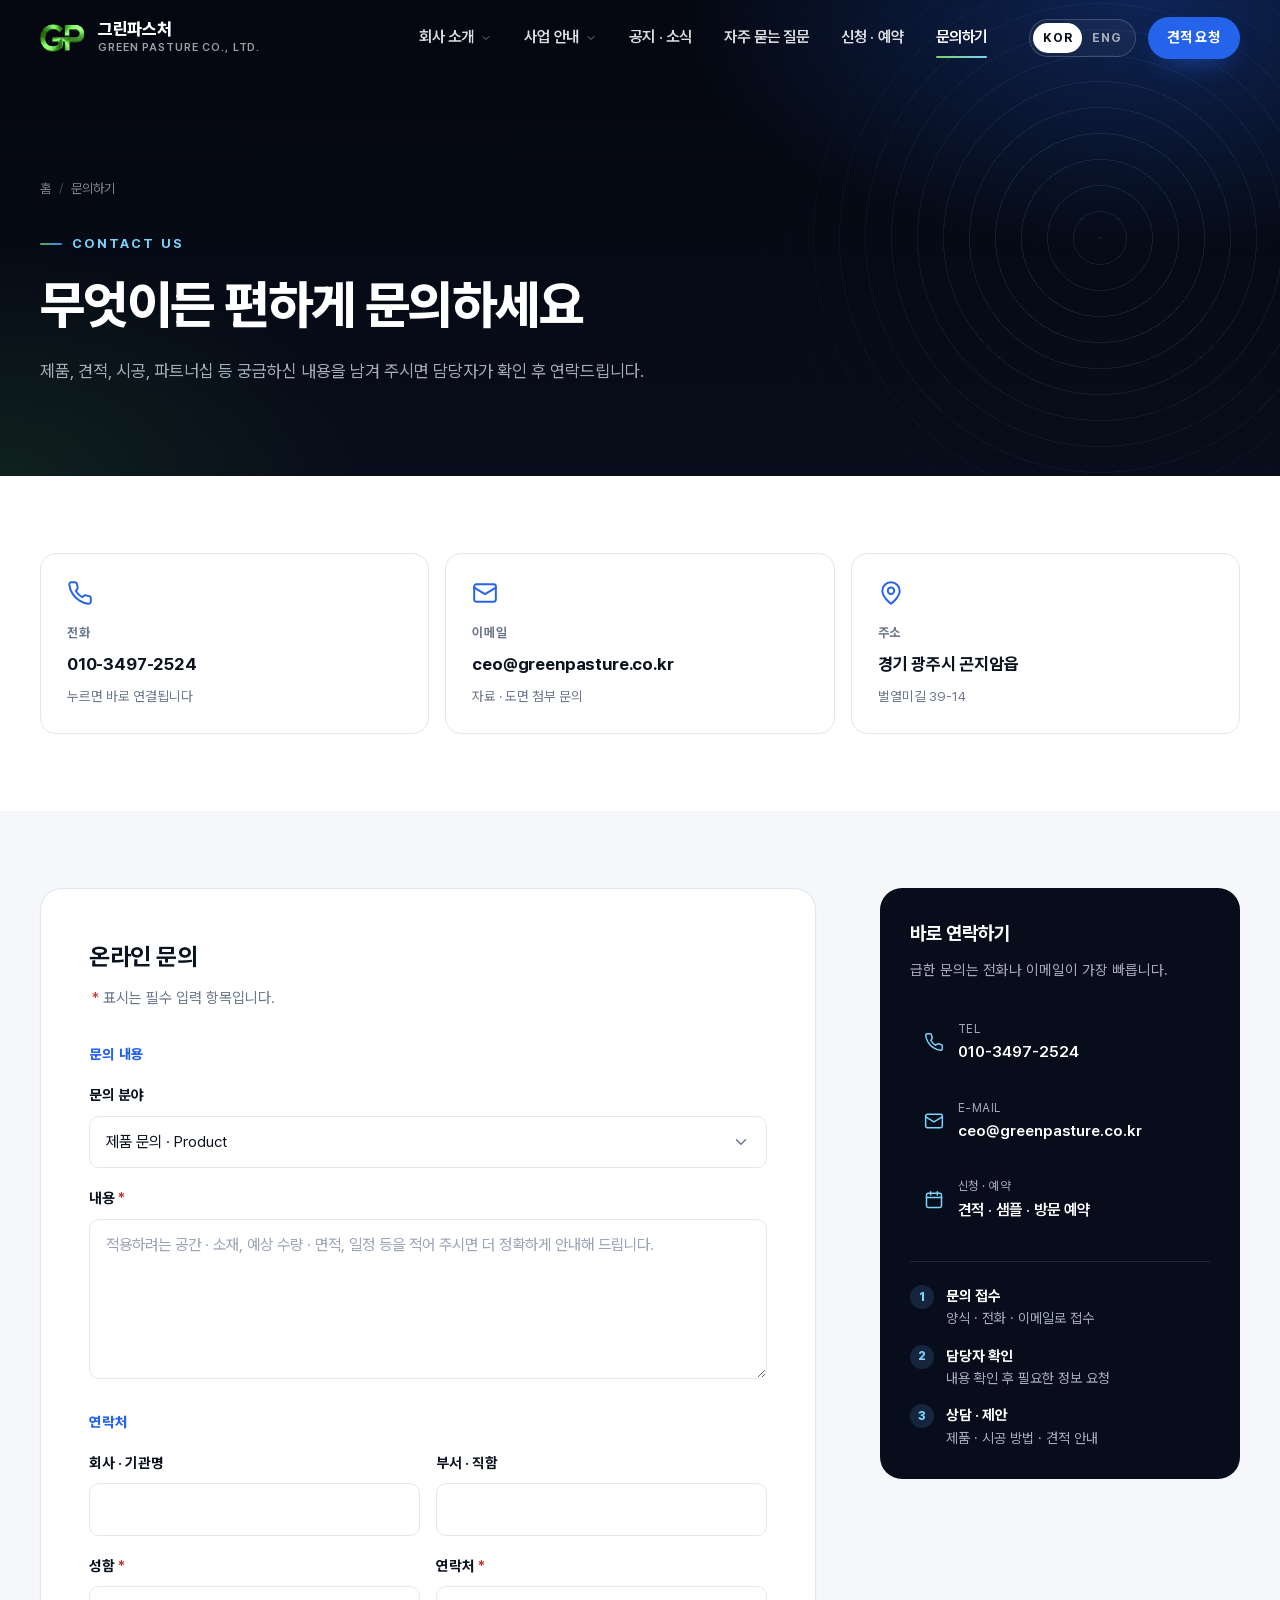
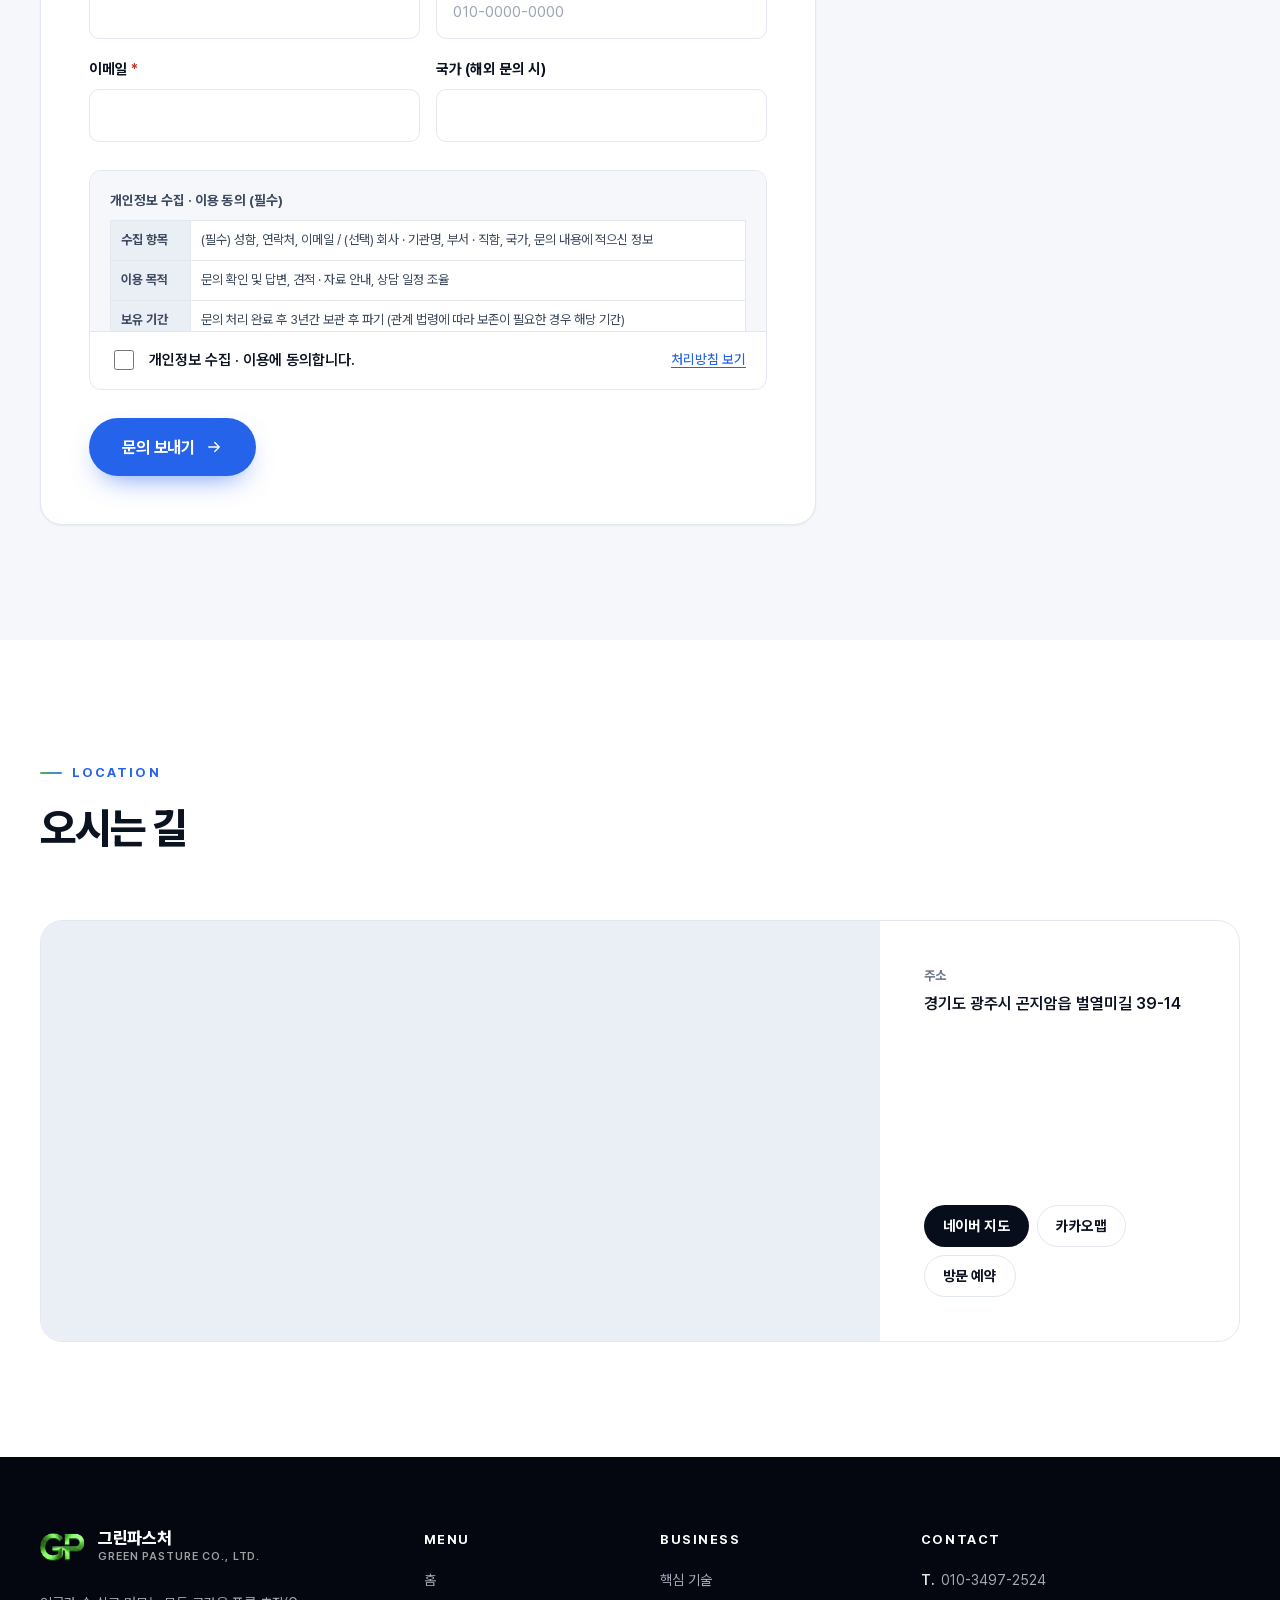
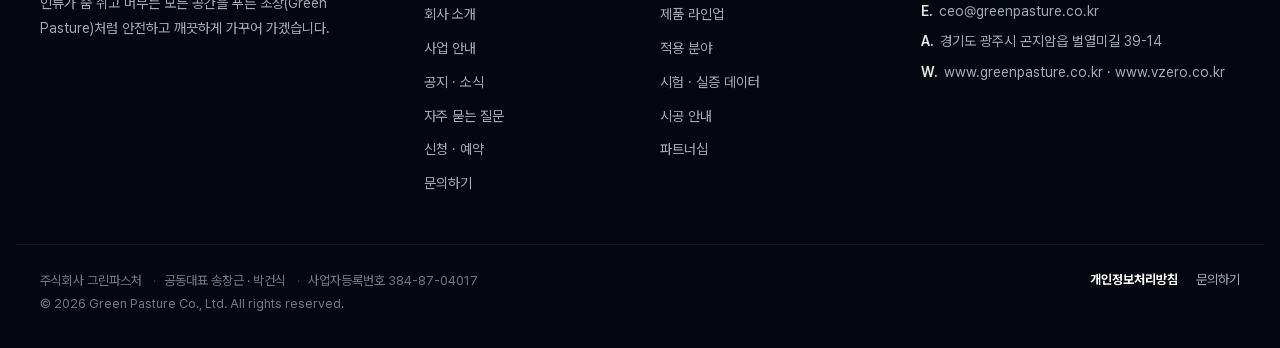
<file: contact.html>
<!DOCTYPE html>
<html lang="ko" class="no-js">
<head>
<meta charset="UTF-8">
<meta name="viewport" content="width=device-width, initial-scale=1">
<title>문의하기 | 주식회사 그린파스처</title>
<meta name="gp:title-en" content="Contact | Green Pasture Co., Ltd.">
<meta name="description" content="V-ZERO 제품 · 견적 · 시공 · 파트너십 문의. 온라인 문의 양식, 전화 010-3497-2524, 이메일 ceo@greenpasture.co.kr">
<link rel="canonical" href="https://www.greenpasture.co.kr/contact.html">
<meta property="og:type" content="website">
<meta property="og:site_name" content="그린파스처 Green Pasture">
<meta property="og:title" content="문의하기 | 그린파스처">
<meta property="og:description" content="V-ZERO 제품 · 견적 · 시공 · 파트너십 문의">
<meta property="og:url" content="https://www.greenpasture.co.kr/contact.html">
<meta property="og:image" content="https://www.greenpasture.co.kr/assets/img/og-image.jpg">
<meta name="twitter:card" content="summary_large_image">
<link rel="icon" type="image/png" sizes="32x32" href="assets/img/favicon-32.png">
<link rel="icon" type="image/png" sizes="64x64" href="assets/img/favicon-64.png">
<link rel="apple-touch-icon" href="assets/img/apple-touch-icon.png">
<meta name="theme-color" content="#080d1b">
<script>(function(){var d=document.documentElement;d.classList.remove('no-js');try{var q=new URLSearchParams(location.search).get('lang');var l=q||localStorage.getItem('gp-lang');if(l==='en')d.lang='en';}catch(e){}})();</script>
<link rel="stylesheet" href="assets/fonts/pretendard/pretendard.css">
<link rel="stylesheet" href="assets/css/style.css?v=8">
</head>
<body>
<a class="skip-link" href="#main">본문 바로가기</a>
<div id="header-slot"></div>

<main id="main">

  <section class="page-hero">
    <div class="wrap">
      <nav class="breadcrumb" aria-label="현재 위치">
        <a href="index.html"><span data-lang="ko">홈</span><span data-lang="en">Home</span></a><span aria-hidden="true">/</span>
        <span><span data-lang="ko">문의하기</span><span data-lang="en">Contact</span></span>
      </nav>
      <span class="eyebrow">Contact Us</span>
      <h1 class="h1"><span data-lang="ko">무엇이든 편하게 문의하세요</span><span data-lang="en">How can we help?</span></h1>
      <p class="lead"><span data-lang="ko">제품, 견적, 시공, 파트너십 등 궁금하신 내용을 남겨 주시면 담당자가 확인 후 연락드립니다.</span><span data-lang="en">Leave us a message about products, quotes, application, partnership and more, and our team will get back to you after checking it.</span></p>
    </div>
  </section>

  <section class="section section--tight">
    <div class="wrap">
      <div class="contact-cards">
        <a class="contact-card reveal" href="tel:+821034972524">
          <i data-icon="phone"></i><small><span data-lang="ko">전화</span><span data-lang="en">Phone</span></small><b><span data-lang="ko">010-3497-2524</span><span data-lang="en">+82 10-3497-2524</span></b>
          <span><span data-lang="ko">누르면 바로 연결됩니다</span><span data-lang="en">Tap to call (+82 10-3497-2524)</span></span>
        </a>
        <a class="contact-card reveal" data-delay="1" href="mailto:ceo@greenpasture.co.kr">
          <i data-icon="mail"></i><small><span data-lang="ko">이메일</span><span data-lang="en">E-mail</span></small><b>ceo@greenpasture.co.kr</b>
          <span><span data-lang="ko">자료 · 도면 첨부 문의</span><span data-lang="en">Send files and drawings</span></span>
        </a>
        <a class="contact-card reveal" data-delay="2" href="#location">
          <i data-icon="pin"></i><small><span data-lang="ko">주소</span><span data-lang="en">Address</span></small>
          <b><span data-lang="ko">경기 광주시 곤지암읍</span><span data-lang="en">Gonjiam-eup, Gwangju-si</span></b>
          <span><span data-lang="ko">벌열미길 39-14</span><span data-lang="en">39-14, Beoryeolmi-gil, Gyeonggi-do</span></span>
        </a>
      </div>
    </div>
  </section>

  <section class="section section--soft" style="padding-top:clamp(56px,6vw,88px)">
    <div class="wrap form-layout">

      <form class="form-card" data-inquiry-form="contact" novalidate aria-labelledby="formTitle">
        <h2 id="formTitle"><span data-lang="ko">온라인 문의</span><span data-lang="en">Online inquiry</span></h2>
        <p><span data-lang="ko"><span class="req">*</span> 표시는 필수 입력 항목입니다.</span><span data-lang="en">Fields marked <span class="req">*</span> are required.</span></p>

        <fieldset class="fieldset">
          <legend><span data-lang="ko">문의 내용</span><span data-lang="en">Your inquiry</span></legend>
          <div class="fields">
            <div class="field field--full">
              <label for="f-topic"><span data-lang="ko">문의 분야</span><span data-lang="en">Topic</span></label>
              <select id="f-topic" name="topic">
                <option value="제품 문의">제품 문의 · Product</option>
                <option value="견적 · 구매">견적 · 구매 · Quote / Purchase</option>
                <option value="시공 문의">시공 문의 · Application service</option>
                <option value="파트너십">파트너십 · Partnership</option>
                <option value="자료 요청">자료 요청 · Materials</option>
                <option value="기타">기타 · Other</option>
              </select>
            </div>
            <div class="field field--full">
              <label for="f-message"><span data-lang="ko">내용</span><span data-lang="en">Message</span><span class="req">*</span></label>
              <textarea id="f-message" name="message" maxlength="4000" required
                data-ko-placeholder="적용하려는 공간 · 소재, 예상 수량 · 면적, 일정 등을 적어 주시면 더 정확하게 안내해 드립니다."
                data-en-placeholder="Tell us about the space or material, quantity or area, and timeline so we can help you better."
                placeholder="적용하려는 공간 · 소재, 예상 수량 · 면적, 일정 등을 적어 주시면 더 정확하게 안내해 드립니다."></textarea>
            </div>
          </div>
        </fieldset>

        <fieldset class="fieldset">
          <legend><span data-lang="ko">연락처</span><span data-lang="en">Contact details</span></legend>
          <div class="fields">
            <div class="field">
              <label for="f-company"><span data-lang="ko">회사 · 기관명</span><span data-lang="en">Company</span></label>
              <input id="f-company" name="company" type="text" maxlength="100" autocomplete="organization">
            </div>
            <div class="field">
              <label for="f-position"><span data-lang="ko">부서 · 직함</span><span data-lang="en">Title</span></label>
              <input id="f-position" name="position" type="text" maxlength="40" autocomplete="organization-title">
            </div>
            <div class="field">
              <label for="f-name"><span data-lang="ko">성함</span><span data-lang="en">Name</span><span class="req">*</span></label>
              <input id="f-name" name="name" type="text" maxlength="40" required autocomplete="name">
            </div>
            <div class="field">
              <label for="f-phone"><span data-lang="ko">연락처</span><span data-lang="en">Phone</span><span class="req">*</span></label>
              <input id="f-phone" name="phone" type="tel" maxlength="24" required autocomplete="tel" inputmode="tel" data-ko-placeholder="010-0000-0000" data-en-placeholder="+82 10 0000 0000" placeholder="010-0000-0000">
            </div>
            <div class="field">
              <label for="f-email"><span data-lang="ko">이메일</span><span data-lang="en">E-mail</span><span class="req">*</span></label>
              <input id="f-email" name="email" type="email" maxlength="120" required autocomplete="email">
            </div>
            <div class="field">
              <label for="f-country"><span data-lang="ko">국가 (해외 문의 시)</span><span data-lang="en">Country</span></label>
              <input id="f-country" name="country" type="text" maxlength="60" autocomplete="country-name">
            </div>
          </div>
        </fieldset>

        <div class="hp" aria-hidden="true"><label for="f-website">Website</label><input id="f-website" name="website" type="text" tabindex="-1" autocomplete="off"></div>

        <div class="consent">
          <div class="consent__box" tabindex="0" data-tbd="보유 기간(3년)은 제안값입니다. 회사 방침에 맞게 확정해 주세요.">
            <div data-lang="ko">
              <b>개인정보 수집 · 이용 동의 (필수)</b>
              <table>
                <tr><th>수집 항목</th><td>(필수) 성함, 연락처, 이메일 / (선택) 회사 · 기관명, 부서 · 직함, 국가, 문의 내용에 적으신 정보</td></tr>
                <tr><th>이용 목적</th><td>문의 확인 및 답변, 견적 · 자료 안내, 상담 일정 조율</td></tr>
                <tr><th>보유 기간</th><td>문의 처리 완료 후 3년간 보관 후 파기 (관계 법령에 따라 보존이 필요한 경우 해당 기간)</td></tr>
              </table>
              <p style="margin-top:8px">동의를 거부할 수 있으나, 거부하시면 온라인 문의 접수가 제한됩니다. 자세한 내용은 개인정보처리방침을 확인해 주십시오.</p>
            </div>
            <div data-lang="en">
              <b>Consent to collection and use of personal information (required)</b>
              <table>
                <tr><th>Items</th><td>(Required) name, phone, e-mail / (Optional) company, title, country, and information in your message</td></tr>
                <tr><th>Purpose</th><td>Responding to inquiries, providing quotes and materials, scheduling consultations</td></tr>
                <tr><th>Retention</th><td>3 years after the inquiry is resolved, then destroyed (or as required by law)</td></tr>
              </table>
              <p style="margin-top:8px">You may refuse, but we will then be unable to accept your online inquiry. See our Privacy Policy for details.</p>
            </div>
          </div>
          <label class="consent__check">
            <input type="checkbox" name="consent_privacy" required>
            <span><span data-lang="ko">개인정보 수집 · 이용에 동의합니다.</span><span data-lang="en">I agree to the collection and use of my personal information.</span></span>
            <a href="privacy.html" target="_blank" rel="noopener"><span data-lang="ko">처리방침 보기</span><span data-lang="en">Privacy Policy</span></a>
          </label>
        </div>

        <div class="form-actions">
          <button class="btn btn--primary btn--lg" type="submit"><span data-lang="ko">문의 보내기</span><span data-lang="en">Send inquiry</span><i data-icon="arrow"></i></button>
        </div>
        <div id="form-result" class="form-result" role="alert" hidden></div>
      </form>

      <aside class="aside-card" aria-label="바로 연락하기">
        <h3><span data-lang="ko">바로 연락하기</span><span data-lang="en">Reach us directly</span></h3>
        <p><span data-lang="ko">급한 문의는 전화나 이메일이 가장 빠릅니다.</span><span data-lang="en">For urgent matters, call or e-mail us.</span></p>
        <div class="aside-list">
          <a href="tel:+821034972524"><i data-icon="phone"></i><span><small>TEL</small><b><span data-lang="ko">010-3497-2524</span><span data-lang="en">+82 10-3497-2524</span></b></span></a>
          <a href="mailto:ceo@greenpasture.co.kr"><i data-icon="mail"></i><span><small>E-MAIL</small><b>ceo@greenpasture.co.kr</b></span></a>
          <a href="apply.html"><i data-icon="calendar"></i><span><small><span data-lang="ko">신청 · 예약</span><span data-lang="en">REQUESTS</span></small><b><span data-lang="ko">견적 · 샘플 · 방문 예약</span><span data-lang="en">Quote · sample · visit</span></b></span></a>
        </div>
        <ol class="aside-steps">
          <li><b><span data-lang="ko">문의 접수</span><span data-lang="en">Submit</span></b><span data-lang="ko">양식 · 전화 · 이메일로 접수</span><span data-lang="en">Via form, phone or e-mail</span></li>
          <li><b><span data-lang="ko">담당자 확인</span><span data-lang="en">Review</span></b><span data-lang="ko">내용 확인 후 필요한 정보 요청</span><span data-lang="en">We review and follow up</span></li>
          <li><b><span data-lang="ko">상담 · 제안</span><span data-lang="en">Proposal</span></b><span data-lang="ko">제품 · 시공 방법 · 견적 안내</span><span data-lang="en">Product, process and quote</span></li>
        </ol>
      </aside>
    </div>
  </section>

  <section class="section" id="location" aria-labelledby="locTitle">
    <div class="wrap">
      <div class="section__head reveal">
        <span class="eyebrow">Location</span>
        <h2 class="h2" id="locTitle"><span data-lang="ko">오시는 길</span><span data-lang="en">Location</span></h2>
      </div>
      <div class="map reveal">
        <div class="map__frame">
          <iframe title="그린파스처 위치 지도" loading="lazy" referrerpolicy="no-referrer-when-downgrade"
            src="https://www.google.com/maps?q=%EA%B2%BD%EA%B8%B0%EB%8F%84%20%EA%B4%91%EC%A3%BC%EC%8B%9C%20%EA%B3%A4%EC%A7%80%EC%95%94%EC%9D%8D%20%EB%B2%8C%EC%97%B4%EB%AF%B8%EA%B8%B8%2039-14&amp;output=embed"></iframe>
        </div>
        <div class="map__info">
          <dl>
            <div><dt><span data-lang="ko">주소</span><span data-lang="en">Address</span></dt>
              <dd><span data-lang="ko">경기도 광주시 곤지암읍 벌열미길 39-14</span><span data-lang="en">39-14, Beoryeolmi-gil, Gonjiam-eup, Gwangju-si, Gyeonggi-do, Korea</span></dd></div>
          </dl>
          <div class="map__btns">
            <a class="btn btn--dark btn--sm" href="https://map.naver.com/p/search/%EA%B2%BD%EA%B8%B0%EB%8F%84%20%EA%B4%91%EC%A3%BC%EC%8B%9C%20%EA%B3%A4%EC%A7%80%EC%95%94%EC%9D%8D%20%EB%B2%8C%EC%97%B4%EB%AF%B8%EA%B8%B8%2039-14" target="_blank" rel="noopener"><span data-lang="ko">네이버 지도</span><span data-lang="en">Naver Map</span></a>
            <a class="btn btn--line btn--sm" href="https://map.kakao.com/link/search/%EA%B2%BD%EA%B8%B0%EB%8F%84%20%EA%B4%91%EC%A3%BC%EC%8B%9C%20%EA%B3%A4%EC%A7%80%EC%95%94%EC%9D%8D%20%EB%B2%8C%EC%97%B4%EB%AF%B8%EA%B8%B8%2039-14" target="_blank" rel="noopener"><span data-lang="ko">카카오맵</span><span data-lang="en">Kakao Map</span></a>
            <a class="btn btn--line btn--sm" href="apply.html?type=visit"><span data-lang="ko">방문 예약</span><span data-lang="en">Book a visit</span></a>
          </div>
        </div>
      </div>
    </div>
  </section>

</main>

<div id="footer-slot"></div>
<script src="assets/js/config.js?v=8"></script>
<script src="assets/js/site.js?v=8"></script>
<script src="assets/js/form.js?v=8"></script>
</body>
</html>
</file>
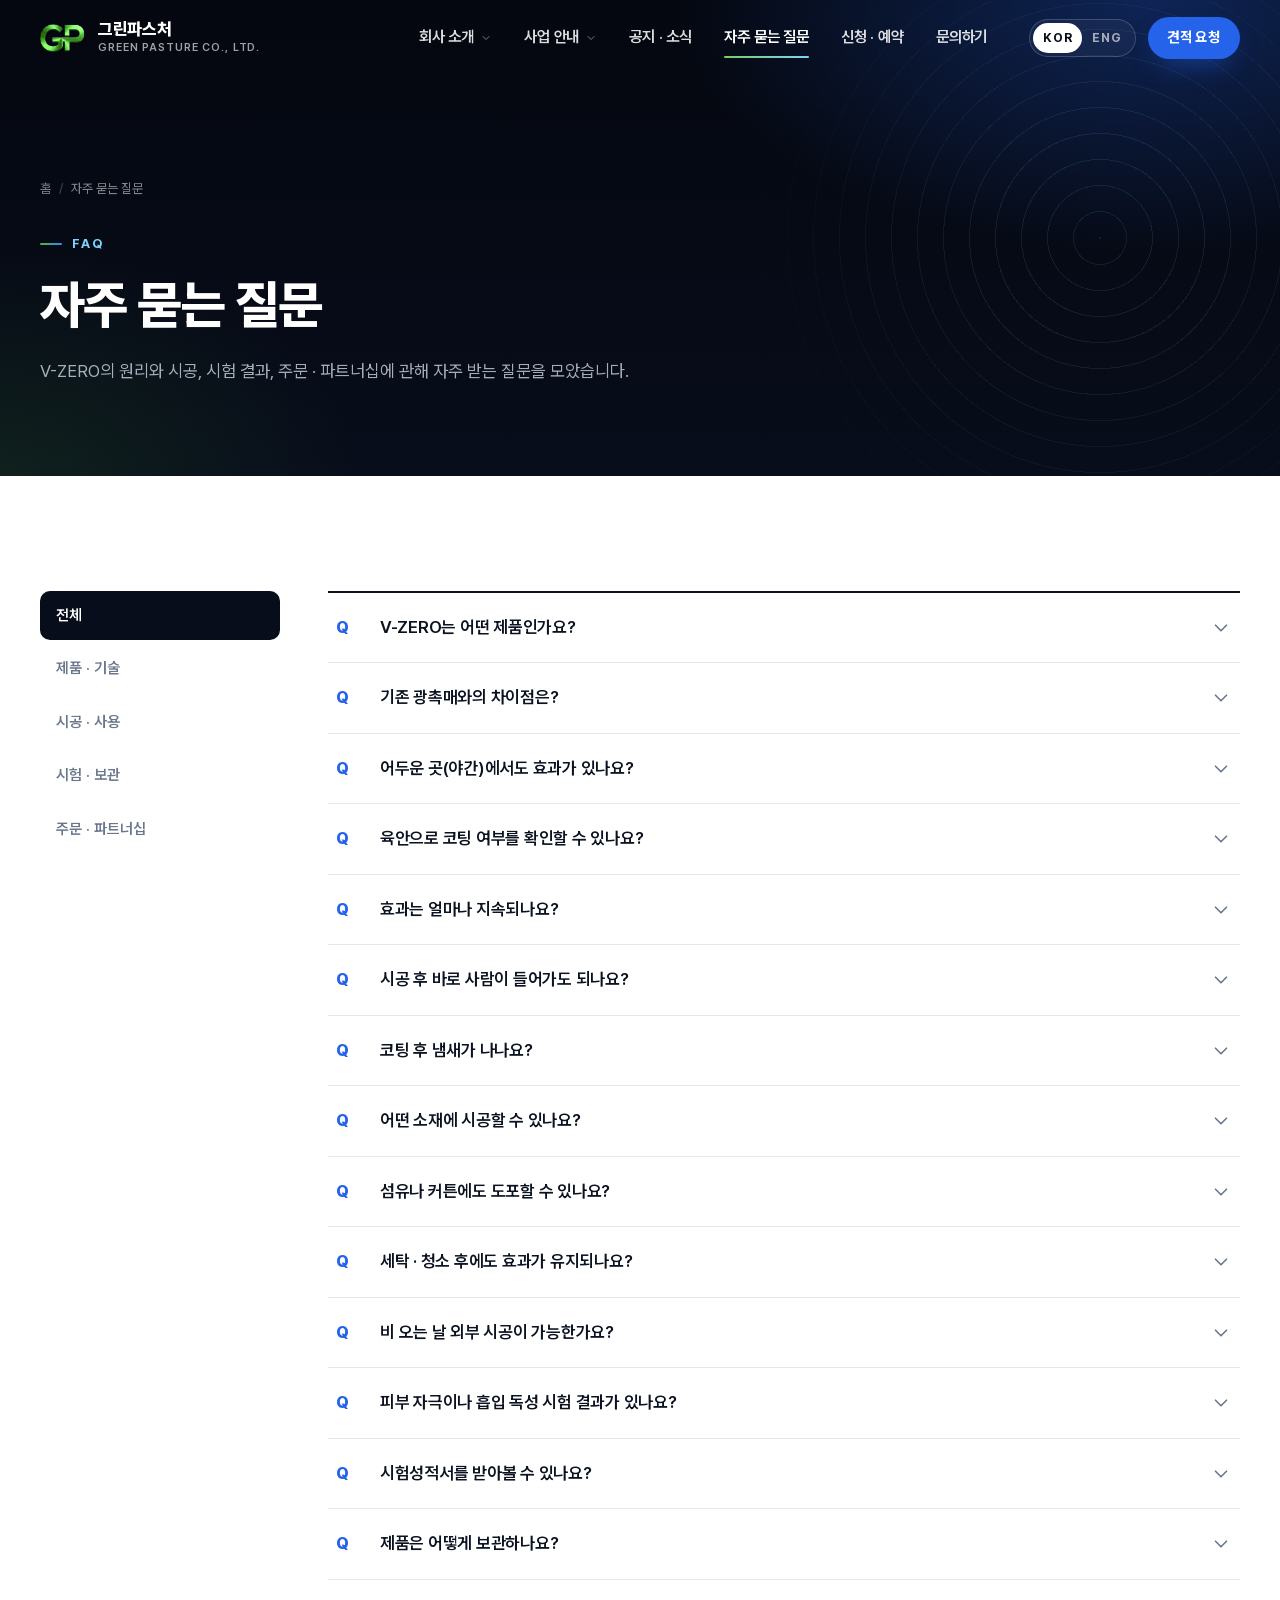
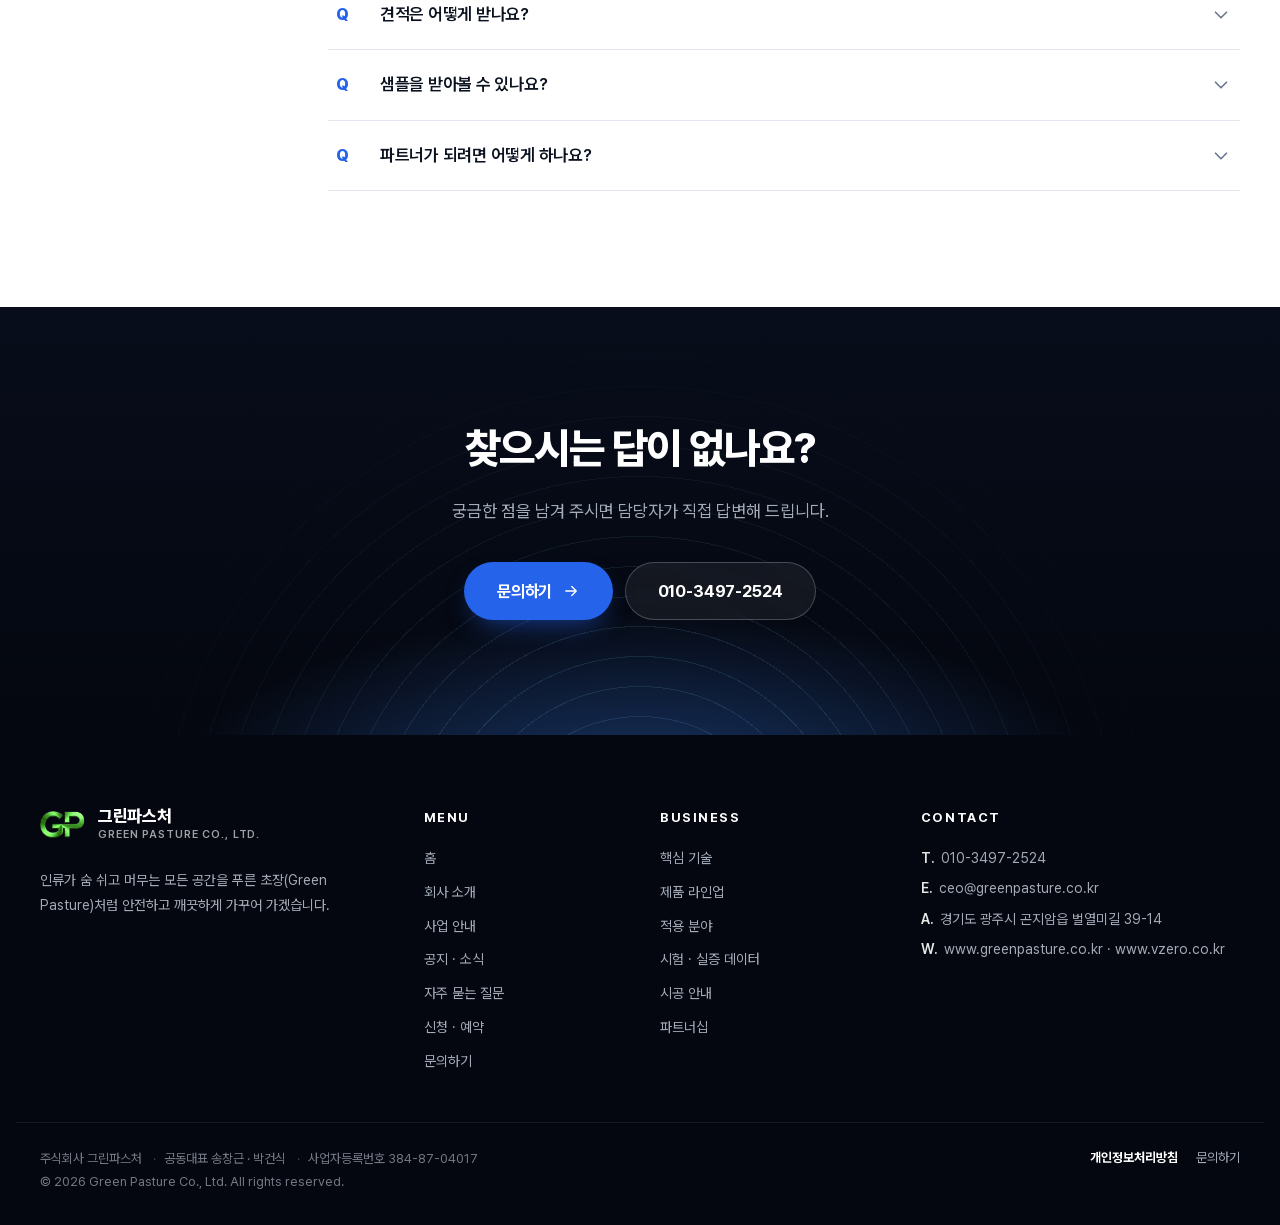
<file: faq.html>
<!DOCTYPE html>
<html lang="ko" class="no-js">
<head>
<meta charset="UTF-8">
<meta name="viewport" content="width=device-width, initial-scale=1">
<title>자주 묻는 질문 | V-ZERO FAQ | 그린파스처</title>
<meta name="gp:title-en" content="FAQ | V-ZERO | Green Pasture">
<meta name="description" content="V-ZERO 촉매 코팅에 대해 자주 묻는 질문 — 작동 원리, 지속 기간, 시공 조건, 시험 결과, 보관 방법, 견적 · 샘플 · 파트너 신청.">
<link rel="canonical" href="https://www.greenpasture.co.kr/faq.html">
<meta property="og:type" content="website">
<meta property="og:site_name" content="그린파스처 Green Pasture">
<meta property="og:title" content="자주 묻는 질문 | V-ZERO">
<meta property="og:description" content="V-ZERO 작동 원리 · 시공 · 시험 결과 · 주문에 관한 질문과 답변">
<meta property="og:url" content="https://www.greenpasture.co.kr/faq.html">
<meta property="og:image" content="https://www.greenpasture.co.kr/assets/img/og-image.jpg">
<meta name="twitter:card" content="summary_large_image">
<link rel="icon" type="image/png" sizes="32x32" href="assets/img/favicon-32.png">
<link rel="icon" type="image/png" sizes="64x64" href="assets/img/favicon-64.png">
<link rel="apple-touch-icon" href="assets/img/apple-touch-icon.png">
<meta name="theme-color" content="#080d1b">
<script>(function(){var d=document.documentElement;d.classList.remove('no-js');try{var q=new URLSearchParams(location.search).get('lang');var l=q||localStorage.getItem('gp-lang');if(l==='en')d.lang='en';}catch(e){}})();</script>
<link rel="stylesheet" href="assets/fonts/pretendard/pretendard.css">
<link rel="stylesheet" href="assets/css/style.css?v=8">
</head>
<body>
<a class="skip-link" href="#main">본문 바로가기</a>
<div id="header-slot"></div>

<main id="main">

  <section class="page-hero">
    <div class="wrap">
      <nav class="breadcrumb" aria-label="현재 위치">
        <a href="index.html"><span data-lang="ko">홈</span><span data-lang="en">Home</span></a><span aria-hidden="true">/</span>
        <span><span data-lang="ko">자주 묻는 질문</span><span data-lang="en">FAQ</span></span>
      </nav>
      <span class="eyebrow">FAQ</span>
      <h1 class="h1"><span data-lang="ko">자주 묻는 질문</span><span data-lang="en">Frequently asked questions</span></h1>
      <p class="lead"><span data-lang="ko">V-ZERO의 원리와 시공, 시험 결과, 주문 · 파트너십에 관해 자주 받는 질문을 모았습니다.</span><span data-lang="en">Common questions about how V-ZERO works, application, test results, ordering and partnership.</span></p>
    </div>
  </section>

  <section class="section">
    <div class="wrap faq-layout">
      <div class="faq-cats" data-filter-group data-target="#faqList" role="group" aria-label="질문 분류">
        <button type="button" class="is-active" data-filter="all" aria-pressed="true"><span data-lang="ko">전체</span><span data-lang="en">All</span></button>
        <button type="button" data-filter="product" aria-pressed="false"><span data-lang="ko">제품 · 기술</span><span data-lang="en">Product &amp; technology</span></button>
        <button type="button" data-filter="apply" aria-pressed="false"><span data-lang="ko">시공 · 사용</span><span data-lang="en">Application &amp; use</span></button>
        <button type="button" data-filter="safety" aria-pressed="false"><span data-lang="ko">시험 · 보관</span><span data-lang="en">Tests &amp; storage</span></button>
        <button type="button" data-filter="order" aria-pressed="false"><span data-lang="ko">주문 · 파트너십</span><span data-lang="en">Orders &amp; partnership</span></button>
      </div>

      <div class="accordion" id="faqList">

        <!-- 제품 · 기술 -->
        <div class="acc" data-cat="product">
          <button class="acc__btn" type="button"><span><span data-lang="ko">V-ZERO는 어떤 제품인가요?</span><span data-lang="en">What is V-ZERO?</span></span><i data-icon="chevron" class="chev"></i></button>
          <div class="acc__panel"><div class="acc__inner"><div class="acc__answer"><div>
            <span data-lang="ko">하이브리드 가시광 · 무광 · 열촉매 코팅제입니다. 코팅 두께: 머리카락 굵기의 1/1,000 — 무색 투명, 육안 확인 불가. V-ZERO는 유해 물질이 촉매 표면에 접촉하는 즉시 분자 구조를 완전히 파괴하여 무력화(ZERO)시킵니다.</span>
            <span data-lang="en">A hybrid visible-light, lightless and thermal catalyst coating. Coating thickness: 1/1,000 the thickness of a human hair — colorless and transparent, invisible to the naked eye. V-ZERO completely destroys the molecular structure of harmful substances the moment they contact the catalyst surface, neutralizing them (ZERO).</span>
          </div></div></div></div>
        </div>
        <div class="acc" data-cat="product">
          <button class="acc__btn" type="button"><span><span data-lang="ko">기존 광촉매와의 차이점은?</span><span data-lang="en">How does it differ from conventional photocatalysts?</span></span><i data-icon="chevron" class="chev"></i></button>
          <div class="acc__panel"><div class="acc__inner"><div class="acc__answer"><div>
            <span data-lang="ko">기존 광촉매는 자외선(UV) 전용이나 V-ZERO는 가시광 · 무광 · 열 3중 경로로 실내 조명(500lux)에서도 작동합니다. <a href="business.html#technology">기술 자세히 보기</a></span>
            <span data-lang="en">Conventional photocatalysts work only under ultraviolet (UV) light, but V-ZERO works through three pathways — visible light, lightless and thermal — even under indoor lighting (500 lux). <a href="business.html#technology">Learn more</a></span>
          </div></div></div></div>
        </div>
        <div class="acc" data-cat="product">
          <button class="acc__btn" type="button"><span><span data-lang="ko">어두운 곳(야간)에서도 효과가 있나요?</span><span data-lang="en">Does it work in the dark?</span></span><i data-icon="chevron" class="chev"></i></button>
          <div class="acc__panel"><div class="acc__inner"><div class="acc__answer"><div>
            <span data-lang="ko">무광촉매(암촉매)가 빛 없이도 공기 중 O₂ · H₂O로 ROS를 생성하여 24시간 작동합니다.</span>
            <span data-lang="en">The lightless catalyst (dark catalyst) generates ROS from O₂ and H₂O in the air even without light, working 24 hours a day.</span>
          </div></div></div></div>
        </div>
        <div class="acc" data-cat="product">
          <button class="acc__btn" type="button"><span><span data-lang="ko">육안으로 코팅 여부를 확인할 수 있나요?</span><span data-lang="en">Can you see whether a surface is coated?</span></span><i data-icon="chevron" class="chev"></i></button>
          <div class="acc__panel"><div class="acc__inner"><div class="acc__answer"><div>
            <span data-lang="ko">머리카락 굵기의 1/1,000 초박막이므로 육안으로 확인이 어렵습니다. 표면저항계로 정량 검증합니다.</span>
            <span data-lang="en">As an ultra-thin film 1/1,000 the thickness of a human hair, it is difficult to see with the naked eye. It is verified quantitatively with a surface resistance meter.</span>
          </div></div></div></div>
        </div>
        <div class="acc" data-cat="product" data-tbd="보증 기간 · 조건(5년 제조사 보증)의 주체와 세부 조건을 확인해 주세요.">
          <button class="acc__btn" type="button"><span><span data-lang="ko">효과는 얼마나 지속되나요?</span><span data-lang="en">How long does it last?</span></span><i data-icon="chevron" class="chev"></i></button>
          <div class="acc__panel"><div class="acc__inner"><div class="acc__answer"><div>
            <span data-lang="ko">미세한 입자가 표면에 빈틈없이 밀착하여, 스크래치나 외부 충격에도 쉽게 박리되지 않고 장기적으로 성능을 유지합니다. 내구성: 1년 이상 실측 지속(히가시다 클리닉 2021~2022) / 제조사 5년 보증. 실제 지속 기간은 사용 환경과 청소 방법에 따라 달라질 수 있으며, 보증 조건은 문의해 주십시오.</span>
            <span data-lang="en">Fine particles adhere tightly to the surface without gaps, so the coating does not peel off easily even with scratches or external impact and maintains its performance over the long term. Durability: lasting more than 1 year as measured (Higashida Clinic, 2021–2022) / 5-year manufacturer warranty. Actual durability may vary with the environment and cleaning methods; please ask us about warranty terms.</span>
          </div></div></div></div>
        </div>

        <!-- 시공 · 사용 -->
        <div class="acc" data-cat="apply">
          <button class="acc__btn" type="button"><span><span data-lang="ko">시공 후 바로 사람이 들어가도 되나요?</span><span data-lang="en">Can people enter right after application?</span></span><i data-icon="chevron" class="chev"></i></button>
          <div class="acc__panel"><div class="acc__inner"><div class="acc__answer"><div>
            <span data-lang="ko">건조 후(통상 30분~1시간) 즉시 사용 가능합니다. 인체에 무해합니다.</span>
            <span data-lang="en">It can be used immediately after drying (usually 30 minutes to 1 hour). It is harmless to the human body.</span>
          </div></div></div></div>
        </div>
        <div class="acc" data-cat="apply">
          <button class="acc__btn" type="button"><span><span data-lang="ko">코팅 후 냄새가 나나요?</span><span data-lang="en">Is there a smell after coating?</span></span><i data-icon="chevron" class="chev"></i></button>
          <div class="acc__panel"><div class="acc__inner"><div class="acc__answer"><div>
            <span data-lang="ko">무취입니다. 완전 수성 소재로 시공 중에도 안전하며 VOC 발생이 없습니다.</span>
            <span data-lang="en">It is odorless. As a fully water-based material it is safe even during application, and no VOCs are emitted.</span>
          </div></div></div></div>
        </div>
        <div class="acc" data-cat="apply">
          <button class="acc__btn" type="button"><span><span data-lang="ko">어떤 소재에 시공할 수 있나요?</span><span data-lang="en">Which surfaces can be coated?</span></span><i data-icon="chevron" class="chev"></i></button>
          <div class="acc__panel"><div class="acc__inner"><div class="acc__answer"><div>
            <span data-lang="ko">내장재(벽 · 천장 · 가구), 콘크리트, 외장 패널, 외벽, 창유리, 섬유 · 커튼 · 침구, 에어컨 필터, 의료기기 · 기구 등 전 기재 적용 가능합니다. 착색 우려 부위는 시험 도포 후 확인합니다. <a href="business.html#process">기재별 시공 기준 보기</a></span>
            <span data-lang="en">Applicable to all substrates, including interior finishes (walls, ceilings, furniture), concrete, exterior panels, exterior walls, window glass, textiles, curtains and bedding, air-conditioner filters, and medical devices and instruments. Where discoloration is a concern, check after a test application. <a href="business.html#process">See standards by substrate</a></span>
          </div></div></div></div>
        </div>
        <div class="acc" data-cat="apply">
          <button class="acc__btn" type="button"><span><span data-lang="ko">섬유나 커튼에도 도포할 수 있나요?</span><span data-lang="en">Can it be applied to fabrics and curtains?</span></span><i data-icon="chevron" class="chev"></i></button>
          <div class="acc__panel"><div class="acc__inner"><div class="acc__answer"><div>
            <span data-lang="ko">가능합니다. 딥핑 또는 스프레이 방식으로 도포하며, 세탁 후에도 일정 효과가 유지됩니다.</span>
            <span data-lang="en">Yes. It is applied by dipping or spraying, and a certain level of effect is maintained even after washing.</span>
          </div></div></div></div>
        </div>
        <div class="acc" data-cat="apply">
          <button class="acc__btn" type="button"><span><span data-lang="ko">세탁 · 청소 후에도 효과가 유지되나요?</span><span data-lang="en">Does the effect last after washing and cleaning?</span></span><i data-icon="chevron" class="chev"></i></button>
          <div class="acc__panel"><div class="acc__inner"><div class="acc__answer"><div>
            <span data-lang="ko">중성세제 · 차아염소산 소독 가능하며 1년 이상 효과 지속이 실측으로 확인되었습니다.</span>
            <span data-lang="en">Neutral detergents and hypochlorous acid disinfection can be used, and the effect has been confirmed by measurement to last more than one year.</span>
          </div></div></div></div>
        </div>
        <div class="acc" data-cat="apply">
          <button class="acc__btn" type="button"><span><span data-lang="ko">비 오는 날 외부 시공이 가능한가요?</span><span data-lang="en">Can exterior application be done on rainy days?</span></span><i data-icon="chevron" class="chev"></i></button>
          <div class="acc__panel"><div class="acc__inner"><div class="acc__answer"><div>
            <span data-lang="ko">수성 액제이므로 습도 70%↑ 및 강우 시 시공을 피해 주십시오. 코팅막 밀도가 저하됩니다.</span>
            <span data-lang="en">As it is a water-based liquid, please avoid application at humidity of 70% or higher or in rain. The coating film density decreases.</span>
          </div></div></div></div>
        </div>

        <!-- 시험 · 보관 -->
        <div class="acc" data-cat="safety">
          <button class="acc__btn" type="button"><span><span data-lang="ko">피부 자극이나 흡입 독성 시험 결과가 있나요?</span><span data-lang="en">Are there skin irritation or inhalation test results?</span></span><i data-icon="chevron" class="chev"></i></button>
          <div class="acc__panel"><div class="acc__inner"><div class="acc__answer"><div>
            <span data-lang="ko">피부 자극 패치테스트(22명 피험자): 자극지수 0.0 — 완전 무자극. 스팅잉 테스트(민감 피부 10명): 스코어 1.30 → 비자극성. 마우스 급성 흡입 독성 시험: 본 시험 조건하에서 중대한 급성 흡입 독성은 인정되지 않음.<span class="tiny">※ 각 결과는 해당 시험 조건에서 얻은 것입니다. 급성 흡입 독성 시험: 본 시험은 OECD 가이드라인 TG403에 준하지 않음을 명시함.</span></span>
            <span data-lang="en">Skin irritation patch test (22 subjects): irritation index 0.0 — completely non-irritating. Stinging test (10 subjects with sensitive skin): score 1.30 → non-irritating. Acute inhalation toxicity test in mice: under the conditions of this test, no significant acute inhalation toxicity was recognized.<span class="tiny">* Each result was obtained under that test's conditions. Acute inhalation toxicity test: it is expressly stated that this test does not conform to OECD Guideline TG403.</span></span>
          </div></div></div></div>
        </div>
        <div class="acc" data-cat="safety">
          <button class="acc__btn" type="button"><span><span data-lang="ko">시험성적서를 받아볼 수 있나요?</span><span data-lang="en">Can I get the test reports?</span></span><i data-icon="chevron" class="chev"></i></button>
          <div class="acc__panel"><div class="acc__inner"><div class="acc__answer"><div>
            <span data-lang="ko"><a href="apply.html?type=catalog">자료 요청</a>에서 시험성적서를 선택해 신청해 주십시오.</span>
            <span data-lang="en">Please choose “Test reports” on the <a href="apply.html?type=catalog">material request</a> form.</span>
          </div></div></div></div>
        </div>
        <div class="acc" data-cat="safety">
          <button class="acc__btn" type="button"><span><span data-lang="ko">제품은 어떻게 보관하나요?</span><span data-lang="en">How should the product be stored?</span></span><i data-icon="chevron" class="chev"></i></button>
          <div class="acc__panel"><div class="acc__inner"><div class="acc__answer"><div>
            <span data-lang="ko">보관 온도: 10~25℃ 서늘한 어두운 곳 / 냉장고 보관 가능 / 용기 밀봉 상태 유지(성분 증발 방지) / 출하 후 6개월 이내 사용 권장. 동결 절대 금지 — 해동 시 고액 분리 · 응집 발생 → 제품 폐기 필요.</span>
            <span data-lang="en">Storage temperature: 10–25℃ in a cool, dark place / can be stored in a refrigerator / keep the container sealed (to prevent evaporation of ingredients) / use within 6 months of shipment recommended. Never freeze — thawing causes solid–liquid separation and aggregation → the product must be discarded.</span>
          </div></div></div></div>
        </div>

        <!-- 주문 · 파트너십 -->
        <div class="acc" data-cat="order">
          <button class="acc__btn" type="button"><span><span data-lang="ko">견적은 어떻게 받나요?</span><span data-lang="en">How do I get a quote?</span></span><i data-icon="chevron" class="chev"></i></button>
          <div class="acc__panel"><div class="acc__inner"><div class="acc__answer"><div>
            <span data-lang="ko"><a href="apply.html?type=quote">견적 요청</a>에 공간 용도, 면적(또는 수량), 적용 소재를 적어 주시면 검토 후 연락드립니다.</span>
            <span data-lang="en">Send a <a href="apply.html?type=quote">quote request</a> with the use, area (or quantity) and materials, and we will contact you after reviewing it.</span>
          </div></div></div></div>
        </div>
        <div class="acc" data-cat="order" data-tbd="샘플 제공 조건(무상/유상, 수량)을 확인해 주세요.">
          <button class="acc__btn" type="button"><span><span data-lang="ko">샘플을 받아볼 수 있나요?</span><span data-lang="en">Can I get a sample?</span></span><i data-icon="chevron" class="chev"></i></button>
          <div class="acc__panel"><div class="acc__inner"><div class="acc__answer"><div>
            <span data-lang="ko"><a href="apply.html?type=sample">샘플 신청</a>에서 테스트 목적과 적용 소재를 알려 주시면 확인 후 샘플 제공 조건을 안내해 드립니다.</span>
            <span data-lang="en">Tell us your test purpose and material on the <a href="apply.html?type=sample">sample request</a> form, and we will explain the sample terms after reviewing it.</span>
          </div></div></div></div>
        </div>
        <div class="acc" data-cat="order">
          <button class="acc__btn" type="button"><span><span data-lang="ko">파트너가 되려면 어떻게 하나요?</span><span data-lang="en">How can I become a partner?</span></span><i data-icon="chevron" class="chev"></i></button>
          <div class="acc__panel"><div class="acc__inner"><div class="acc__answer"><div>
            <span data-lang="ko">(주)그린파스처와 함께 비즈니스의 영토를 넓혀갈 산업생태계별 파트너를 모십니다. 생활 가전 / 건설 자재 / 병원 의료 / 자동차 모빌리티 / 섬유, 플라스틱, 목재, 금속류 코팅 / 공공 조달. <a href="apply.html?type=partner">파트너 신청</a>에 희망 분야 · 지역과 현재 사업 내용을 남겨 주십시오.</span>
            <span data-lang="en">We welcome partners in industrial ecosystems to expand the territory of business together with Green Pasture Co., Ltd.: Home Appliances / Construction Materials / Medical &amp; Healthcare / Automotive Mobility / Textiles, Plastics, Wood &amp; Metals / Public Procurement. Please leave your target sector, region and current business on the <a href="apply.html?type=partner">partnership application</a>.</span>
          </div></div></div></div>
        </div>
      </div>
    </div>
  </section>

  <section class="cta-band">
    <div class="wrap wrap--narrow reveal">
      <h2 class="h2"><span data-lang="ko">찾으시는 답이 없나요?</span><span data-lang="en">Didn't find your answer?</span></h2>
      <p class="lead"><span data-lang="ko">궁금한 점을 남겨 주시면 담당자가 직접 답변해 드립니다.</span><span data-lang="en">Send us your question and our team will reply.</span></p>
      <div class="btn-row">
        <a class="btn btn--primary btn--lg" href="contact.html"><span data-lang="ko">문의하기</span><span data-lang="en">Contact Us</span><i data-icon="arrow"></i></a>
        <a class="btn btn--ghost btn--lg" href="tel:+821034972524"><span data-lang="ko">010-3497-2524</span><span data-lang="en">+82 10-3497-2524</span></a>
      </div>
    </div>
  </section>

</main>

<div id="footer-slot"></div>
<script src="assets/js/site.js?v=8"></script>
</body>
</html>
</file>
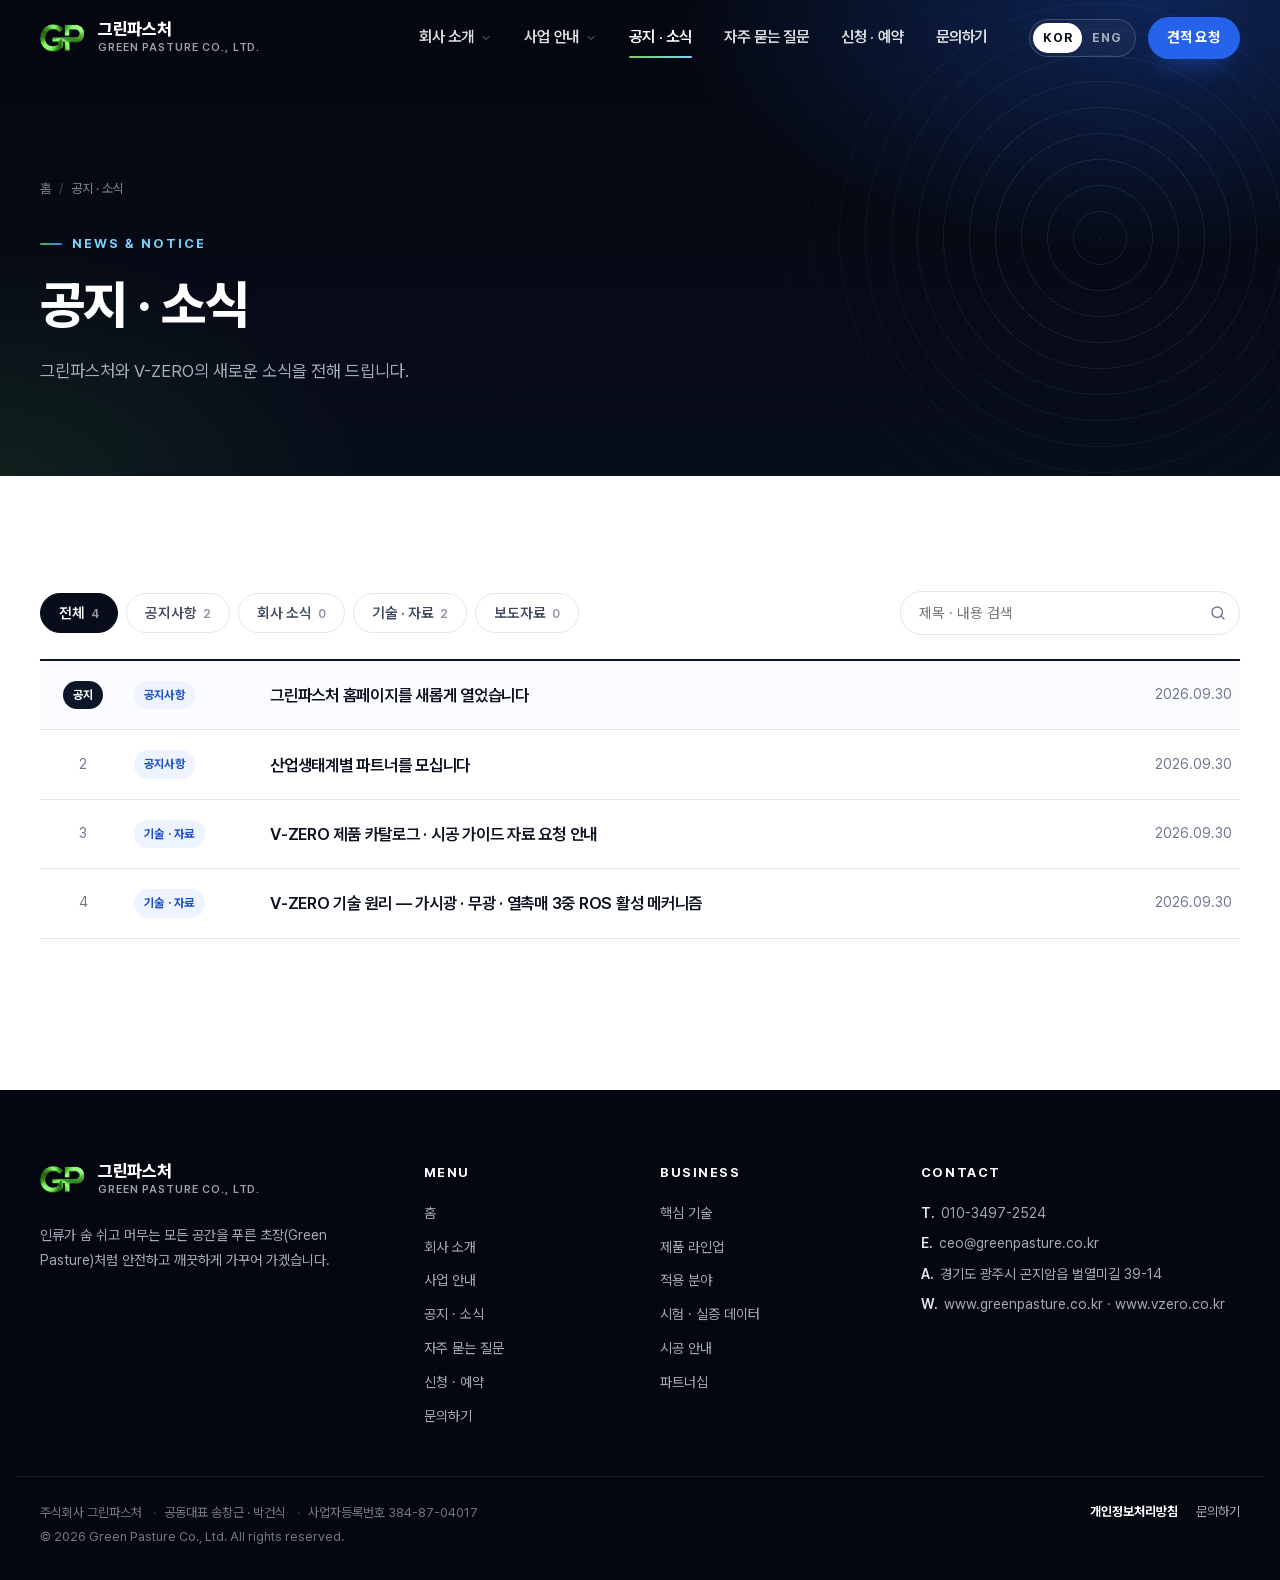
<file: news.html>
<!DOCTYPE html>
<html lang="ko" class="no-js">
<head>
<meta charset="UTF-8">
<meta name="viewport" content="width=device-width, initial-scale=1">
<title>공지 · 소식 | 주식회사 그린파스처</title>
<meta name="gp:title-en" content="News | Green Pasture Co., Ltd.">
<meta name="description" content="그린파스처와 V-ZERO의 공지사항, 회사 소식, 기술 · 자료, 보도자료를 확인하세요.">
<link rel="canonical" href="https://www.greenpasture.co.kr/news.html">
<meta property="og:type" content="website">
<meta property="og:site_name" content="그린파스처 Green Pasture">
<meta property="og:title" content="공지 · 소식 | 그린파스처">
<meta property="og:description" content="그린파스처와 V-ZERO의 새로운 소식">
<meta property="og:url" content="https://www.greenpasture.co.kr/news.html">
<meta property="og:image" content="https://www.greenpasture.co.kr/assets/img/og-image.jpg">
<meta name="twitter:card" content="summary_large_image">
<link rel="icon" type="image/png" sizes="32x32" href="assets/img/favicon-32.png">
<link rel="icon" type="image/png" sizes="64x64" href="assets/img/favicon-64.png">
<link rel="apple-touch-icon" href="assets/img/apple-touch-icon.png">
<meta name="theme-color" content="#080d1b">
<script>(function(){var d=document.documentElement;d.classList.remove('no-js');try{var q=new URLSearchParams(location.search).get('lang');var l=q||localStorage.getItem('gp-lang');if(l==='en')d.lang='en';}catch(e){}})();</script>
<link rel="stylesheet" href="assets/fonts/pretendard/pretendard.css">
<link rel="stylesheet" href="assets/css/style.css?v=8">
</head>
<body>
<a class="skip-link" href="#main">본문 바로가기</a>
<div id="header-slot"></div>

<main id="main">

  <section class="page-hero">
    <div class="wrap">
      <nav class="breadcrumb" aria-label="현재 위치">
        <a href="index.html"><span data-lang="ko">홈</span><span data-lang="en">Home</span></a><span aria-hidden="true">/</span>
        <a href="news.html"><span data-lang="ko">공지 · 소식</span><span data-lang="en">News</span></a>
      </nav>
      <span class="eyebrow">News &amp; Notice</span>
      <h1 class="h1"><span data-lang="ko">공지 · 소식</span><span data-lang="en">News &amp; Notices</span></h1>
      <p class="lead"><span data-lang="ko">그린파스처와 V-ZERO의 새로운 소식을 전해 드립니다.</span><span data-lang="en">The latest from Green Pasture and V-ZERO.</span></p>
    </div>
  </section>

  <section class="section">
    <div class="wrap">

      <!-- 목록 -->
      <div id="boardView">
        <div class="board-tools">
          <div class="tabs" id="boardTabs" role="group" aria-label="분류"></div>
          <form class="search" id="boardSearch" role="search">
            <label class="sr-only" for="searchWord">게시글 검색</label>
            <input id="searchWord" type="search" data-ko-placeholder="제목 · 내용 검색" data-en-placeholder="Search posts" placeholder="제목 · 내용 검색" autocomplete="off">
            <button type="submit" data-ko-label="검색" data-en-label="Search" aria-label="검색"><i data-icon="search"></i></button>
          </form>
        </div>
        <div class="board" id="boardList" aria-live="polite"></div>
        <nav class="pager" id="boardPager" aria-label="페이지"></nav>
      </div>

      <!-- 본문 -->
      <article class="post" id="postView" hidden></article>

      <noscript><p class="note">게시판을 보려면 브라우저의 자바스크립트를 켜 주세요. / Please enable JavaScript to view posts.</p></noscript>
    </div>
  </section>

</main>

<div id="footer-slot"></div>
<script src="assets/data/posts.js?v=8"></script>
<script src="assets/js/site.js?v=8"></script>
<script src="assets/js/news.js?v=8"></script>
</body>
</html>
</file>
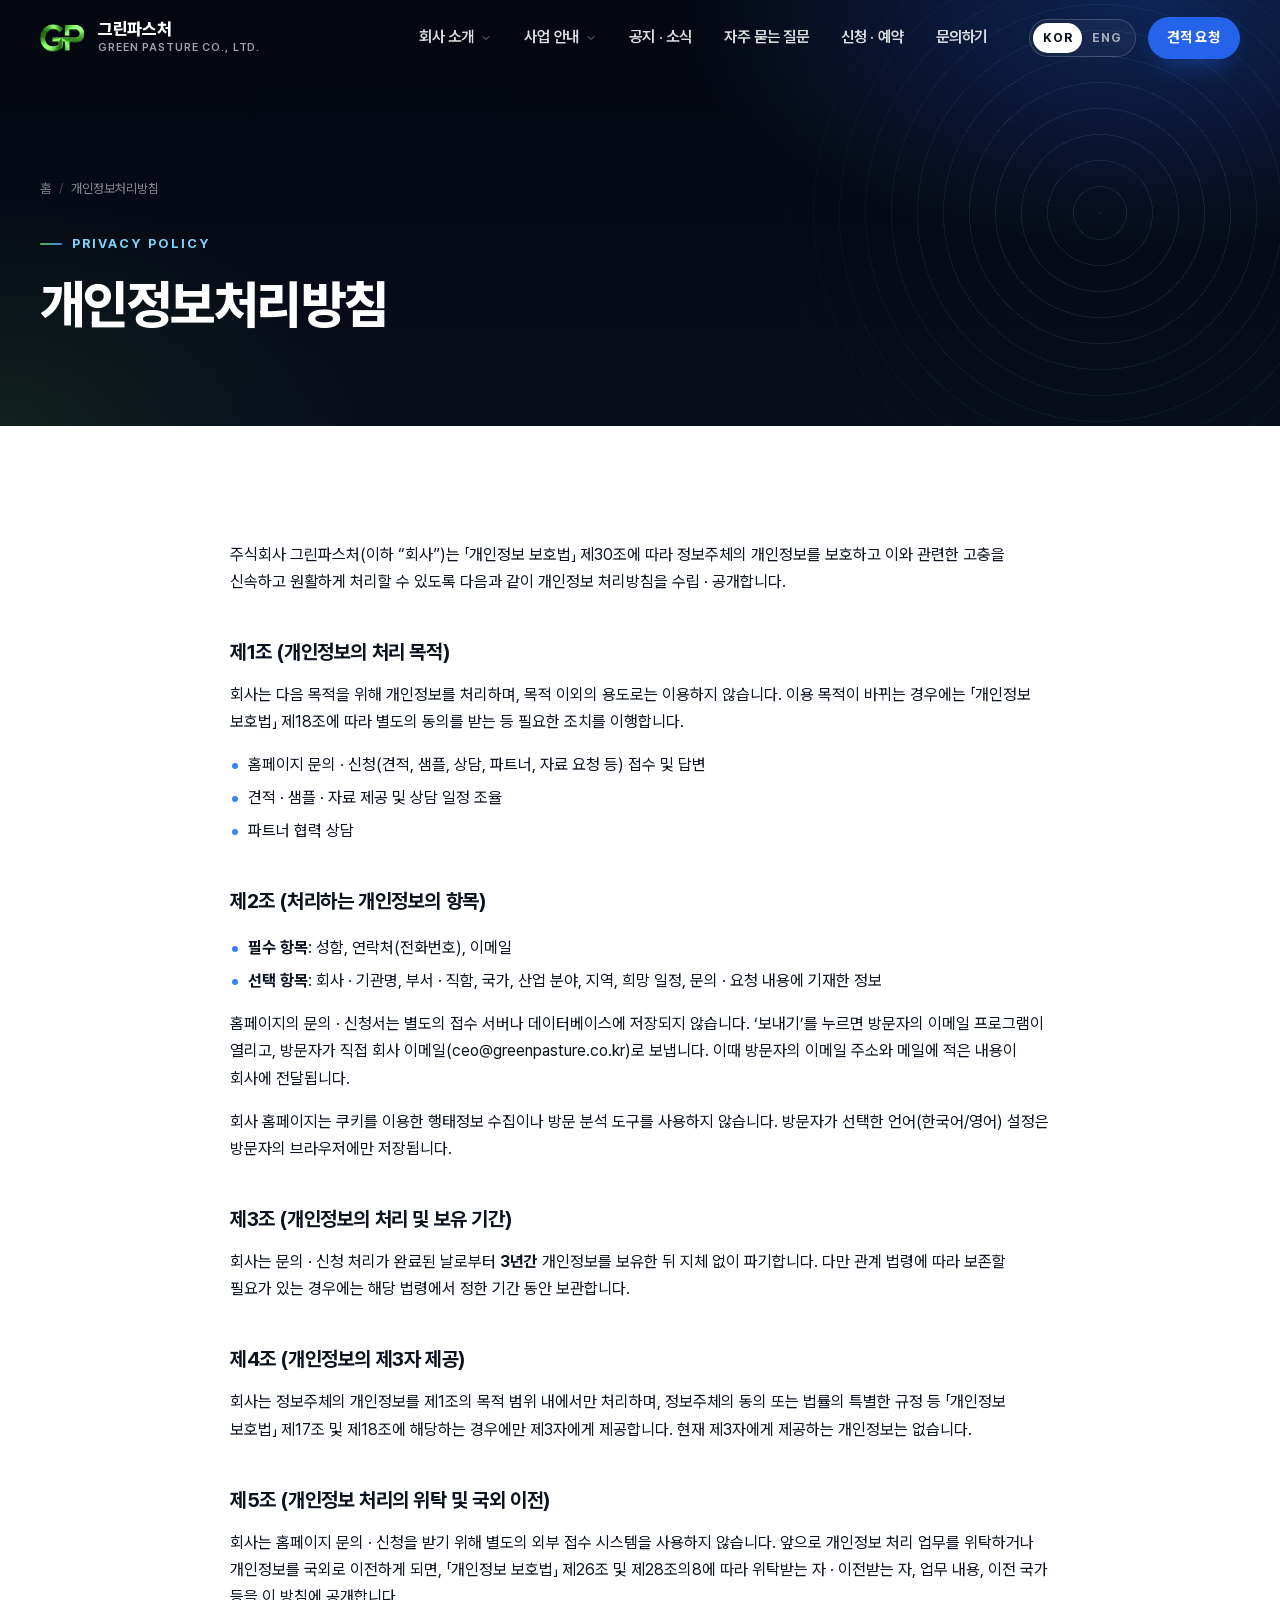
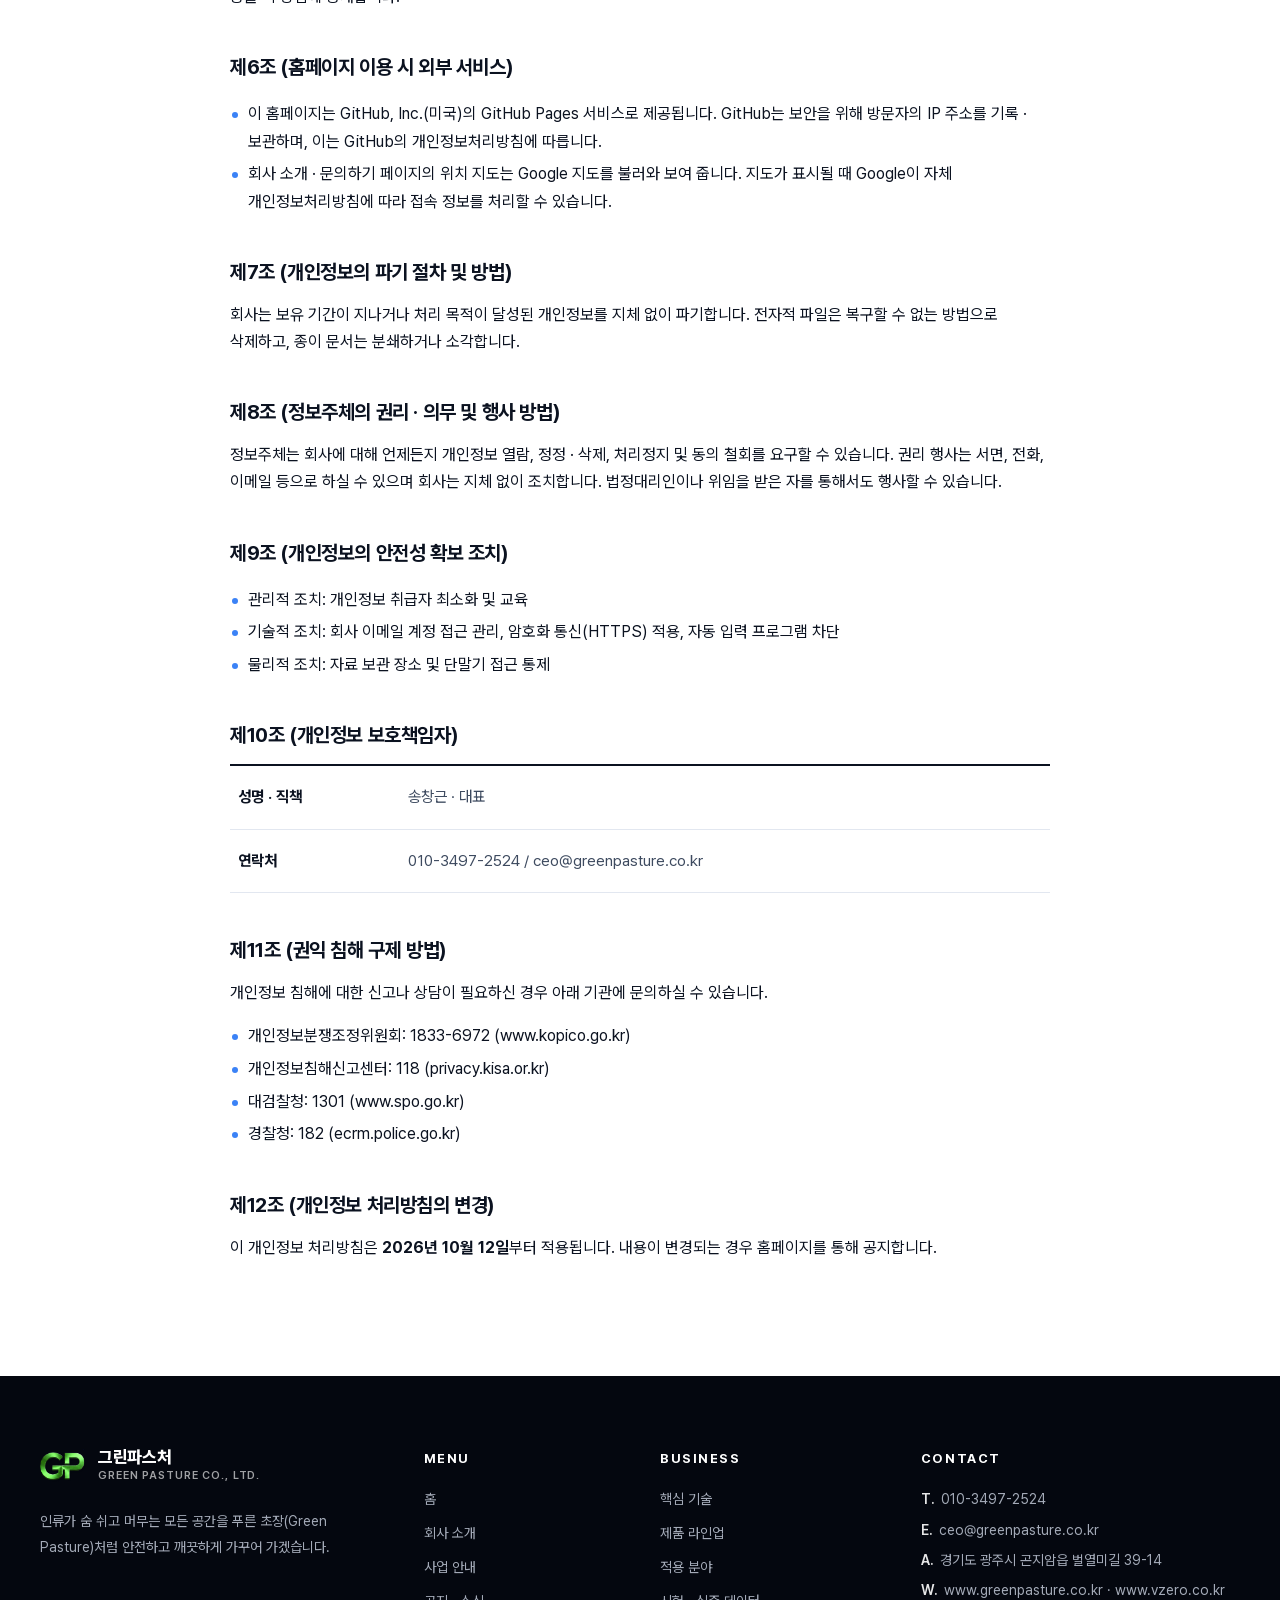
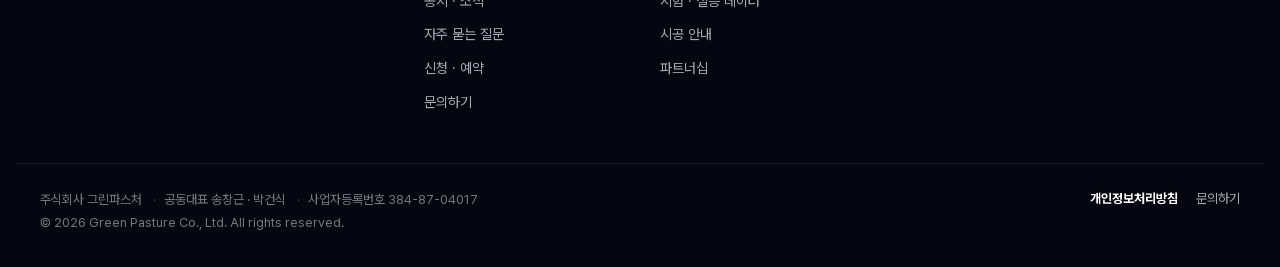
<file: privacy.html>
<!DOCTYPE html>
<html lang="ko" class="no-js">
<head>
<meta charset="UTF-8">
<meta name="viewport" content="width=device-width, initial-scale=1">
<title>개인정보처리방침 | 주식회사 그린파스처</title>
<meta name="gp:title-en" content="Privacy Policy | Green Pasture Co., Ltd.">
<meta name="description" content="주식회사 그린파스처 개인정보처리방침">
<link rel="canonical" href="https://www.greenpasture.co.kr/privacy.html">
<link rel="icon" type="image/png" sizes="32x32" href="assets/img/favicon-32.png">
<link rel="apple-touch-icon" href="assets/img/apple-touch-icon.png">
<meta name="theme-color" content="#080d1b">
<script>(function(){var d=document.documentElement;d.classList.remove('no-js');try{var q=new URLSearchParams(location.search).get('lang');var l=q||localStorage.getItem('gp-lang');if(l==='en')d.lang='en';}catch(e){}})();</script>
<link rel="stylesheet" href="assets/fonts/pretendard/pretendard.css">
<link rel="stylesheet" href="assets/css/style.css?v=8">
</head>
<body>
<a class="skip-link" href="#main">본문 바로가기</a>
<div id="header-slot"></div>

<main id="main">
  <section class="page-hero">
    <div class="wrap">
      <nav class="breadcrumb" aria-label="현재 위치">
        <a href="index.html"><span data-lang="ko">홈</span><span data-lang="en">Home</span></a><span aria-hidden="true">/</span>
        <span><span data-lang="ko">개인정보처리방침</span><span data-lang="en">Privacy Policy</span></span>
      </nav>
      <span class="eyebrow">Privacy Policy</span>
      <h1 class="h1"><span data-lang="ko">개인정보처리방침</span><span data-lang="en">Privacy Policy</span></h1>
    </div>
  </section>

  <section class="section">
    <div class="wrap wrap--narrow">

      <!-- ===================== 한국어 ===================== -->
      <div class="prose" data-lang="ko" data-tbd="보유 기간(3년)과 회사 이메일 서비스 업체(위탁 · 국외 이전 해당 여부)를 대표님께 확인">
        <p>주식회사 그린파스처(이하 “회사”)는 「개인정보 보호법」 제30조에 따라 정보주체의 개인정보를 보호하고 이와 관련한 고충을 신속하고 원활하게 처리할 수 있도록 다음과 같이 개인정보 처리방침을 수립 · 공개합니다.</p>

        <h3>제1조 (개인정보의 처리 목적)</h3>
        <p>회사는 다음 목적을 위해 개인정보를 처리하며, 목적 이외의 용도로는 이용하지 않습니다. 이용 목적이 바뀌는 경우에는 「개인정보 보호법」 제18조에 따라 별도의 동의를 받는 등 필요한 조치를 이행합니다.</p>
        <ul>
          <li>홈페이지 문의 · 신청(견적, 샘플, 상담, 파트너, 자료 요청 등) 접수 및 답변</li>
          <li>견적 · 샘플 · 자료 제공 및 상담 일정 조율</li>
          <li>파트너 협력 상담</li>
        </ul>

        <h3>제2조 (처리하는 개인정보의 항목)</h3>
        <ul>
          <li><strong>필수 항목</strong>: 성함, 연락처(전화번호), 이메일</li>
          <li><strong>선택 항목</strong>: 회사 · 기관명, 부서 · 직함, 국가, 산업 분야, 지역, 희망 일정, 문의 · 요청 내용에 기재한 정보</li>
        </ul>
        <p>홈페이지의 문의 · 신청서는 별도의 접수 서버나 데이터베이스에 저장되지 않습니다. ‘보내기’를 누르면 방문자의 이메일 프로그램이 열리고, 방문자가 직접 회사 이메일(ceo@greenpasture.co.kr)로 보냅니다. 이때 방문자의 이메일 주소와 메일에 적은 내용이 회사에 전달됩니다.</p>
        <p>회사 홈페이지는 쿠키를 이용한 행태정보 수집이나 방문 분석 도구를 사용하지 않습니다. 방문자가 선택한 언어(한국어/영어) 설정은 방문자의 브라우저에만 저장됩니다.</p>

        <h3>제3조 (개인정보의 처리 및 보유 기간)</h3>
        <p>회사는 문의 · 신청 처리가 완료된 날로부터 <strong>3년간</strong> 개인정보를 보유한 뒤 지체 없이 파기합니다. 다만 관계 법령에 따라 보존할 필요가 있는 경우에는 해당 법령에서 정한 기간 동안 보관합니다.</p>

        <h3>제4조 (개인정보의 제3자 제공)</h3>
        <p>회사는 정보주체의 개인정보를 제1조의 목적 범위 내에서만 처리하며, 정보주체의 동의 또는 법률의 특별한 규정 등 「개인정보 보호법」 제17조 및 제18조에 해당하는 경우에만 제3자에게 제공합니다. 현재 제3자에게 제공하는 개인정보는 없습니다.</p>

        <h3>제5조 (개인정보 처리의 위탁 및 국외 이전)</h3>
        <p>회사는 홈페이지 문의 · 신청을 받기 위해 별도의 외부 접수 시스템을 사용하지 않습니다. 앞으로 개인정보 처리 업무를 위탁하거나 개인정보를 국외로 이전하게 되면, 「개인정보 보호법」 제26조 및 제28조의8에 따라 위탁받는 자 · 이전받는 자, 업무 내용, 이전 국가 등을 이 방침에 공개합니다.</p>

        <h3>제6조 (홈페이지 이용 시 외부 서비스)</h3>
        <ul>
          <li>이 홈페이지는 GitHub, Inc.(미국)의 GitHub Pages 서비스로 제공됩니다. GitHub는 보안을 위해 방문자의 IP 주소를 기록 · 보관하며, 이는 GitHub의 개인정보처리방침에 따릅니다.</li>
          <li>회사 소개 · 문의하기 페이지의 위치 지도는 Google 지도를 불러와 보여 줍니다. 지도가 표시될 때 Google이 자체 개인정보처리방침에 따라 접속 정보를 처리할 수 있습니다.</li>
        </ul>

        <h3>제7조 (개인정보의 파기 절차 및 방법)</h3>
        <p>회사는 보유 기간이 지나거나 처리 목적이 달성된 개인정보를 지체 없이 파기합니다. 전자적 파일은 복구할 수 없는 방법으로 삭제하고, 종이 문서는 분쇄하거나 소각합니다.</p>

        <h3>제8조 (정보주체의 권리 · 의무 및 행사 방법)</h3>
        <p>정보주체는 회사에 대해 언제든지 개인정보 열람, 정정 · 삭제, 처리정지 및 동의 철회를 요구할 수 있습니다. 권리 행사는 서면, 전화, 이메일 등으로 하실 수 있으며 회사는 지체 없이 조치합니다. 법정대리인이나 위임을 받은 자를 통해서도 행사할 수 있습니다.</p>

        <h3>제9조 (개인정보의 안전성 확보 조치)</h3>
        <ul>
          <li>관리적 조치: 개인정보 취급자 최소화 및 교육</li>
          <li>기술적 조치: 회사 이메일 계정 접근 관리, 암호화 통신(HTTPS) 적용, 자동 입력 프로그램 차단</li>
          <li>물리적 조치: 자료 보관 장소 및 단말기 접근 통제</li>
        </ul>

        <h3>제10조 (개인정보 보호책임자)</h3>
        <table class="info-table">
          <tbody>
            <tr><th scope="row">성명 · 직책</th><td>송창근 · 대표</td></tr>
            <tr><th scope="row">연락처</th><td>010-3497-2524 / ceo@greenpasture.co.kr</td></tr>
          </tbody>
        </table>

        <h3>제11조 (권익 침해 구제 방법)</h3>
        <p>개인정보 침해에 대한 신고나 상담이 필요하신 경우 아래 기관에 문의하실 수 있습니다.</p>
        <ul>
          <li>개인정보분쟁조정위원회: 1833-6972 (www.kopico.go.kr)</li>
          <li>개인정보침해신고센터: 118 (privacy.kisa.or.kr)</li>
          <li>대검찰청: 1301 (www.spo.go.kr)</li>
          <li>경찰청: 182 (ecrm.police.go.kr)</li>
        </ul>

        <h3>제12조 (개인정보 처리방침의 변경)</h3>
        <p>이 개인정보 처리방침은 <strong>2026년 10월 12일</strong>부터 적용됩니다. 내용이 변경되는 경우 홈페이지를 통해 공지합니다.</p>
      </div>

      <!-- ===================== English ===================== -->
      <div class="prose" data-lang="en">
        <p>Green Pasture Co., Ltd. (the “Company”) establishes and discloses this policy under Article 30 of the Korean Personal Information Protection Act. The Korean version prevails in case of any discrepancy.</p>
        <h3>1. Purpose</h3>
        <p>We process personal information only to receive and respond to inquiries and requests (quotes, samples, consultations, partnerships, material requests), to provide quotes, samples and materials, and to schedule consultations.</p>
        <h3>2. Items collected</h3>
        <ul>
          <li><strong>Required</strong>: name, phone number, e-mail</li>
          <li><strong>Optional</strong>: company, title, country, industry, region, preferred schedule and information you include in your message</li>
        </ul>
        <p>Forms on this website are not stored on any server or database. When you press “Send”, your own e-mail app opens and you send the message directly to ceo@greenpasture.co.kr, so your e-mail address and the contents of your message reach us.</p>
        <p>We do not use tracking cookies or analytics tools. Your language choice is stored only in your browser.</p>
        <h3>3. Retention</h3>
        <p>Information is kept for 3 years after your inquiry is resolved and then destroyed, unless a longer period is required by law.</p>
        <h3>4. Third parties, processors and overseas transfer</h3>
        <p>We do not provide your information to third parties and do not use an outside form-processing service. If we entrust processing or transfer information overseas in the future, we will disclose the recipient, the task and the destination country in this policy.</p>
        <h3>5. Outside services used by this website</h3>
        <p>This website is hosted on GitHub Pages by GitHub, Inc. (USA). GitHub logs and stores visitors’ IP addresses for security purposes under its own privacy statement. The location maps on the About and Contact pages are loaded from Google Maps, and Google may process connection information under its own privacy policy when a map is displayed.</p>
        <h3>6. Your rights</h3>
        <p>You may request access, correction, deletion or suspension of processing at any time by phone (+82 10-3497-2524) or e-mail (ceo@greenpasture.co.kr).</p>
        <h3>7. Privacy officer</h3>
        <p>Song Chang-geun, CEO — ceo@greenpasture.co.kr</p>
        <h3>8. Effective date</h3>
        <p>This policy is effective from October 12, 2026.</p>
      </div>

    </div>
  </section>
</main>

<div id="footer-slot"></div>
<script src="assets/js/site.js?v=8"></script>
</body>
</html>
</file>
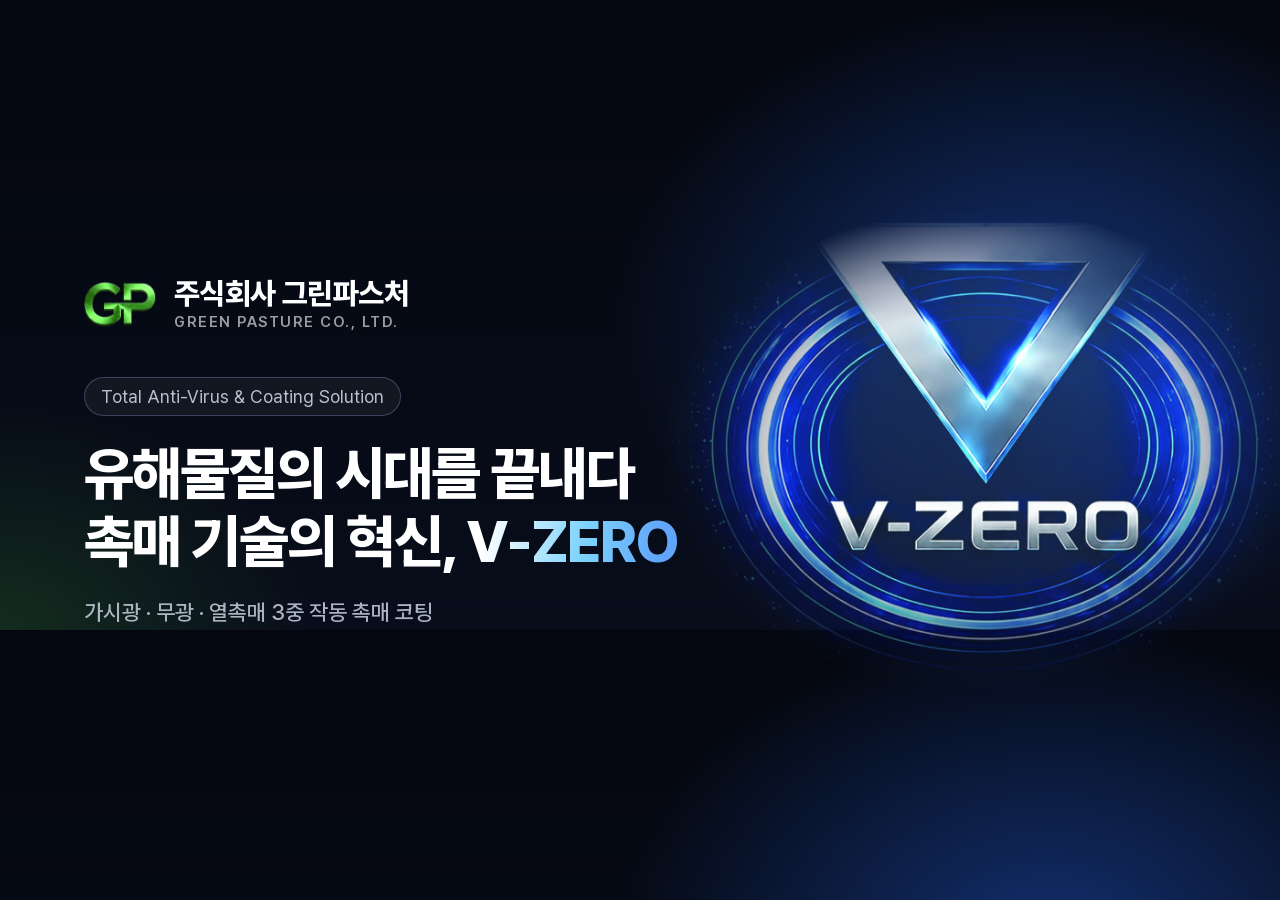
<file: tools/og/og.html>
<!doctype html>
<!--
  공유 미리보기 이미지(assets/img/og-image.jpg, 1200×630) 원본 틀입니다.
  문구를 바꾸려면 아래 본문의 글자만 고친 뒤 `node tools/make-og.js` 를 실행하세요.
  로고 · 엠블럼 · 글꼴은 홈페이지와 같은 파일을 그대로 씁니다.
-->
<html lang="ko"><head><meta charset="utf-8">
<link rel="stylesheet" href="../../assets/fonts/pretendard/pretendard.css">
<style>
*{box-sizing:border-box}
body{margin:0;width:1200px;height:630px;overflow:hidden;font-family:"Pretendard Variable",Pretendard,sans-serif;color:#fff;word-break:keep-all;
  background:radial-gradient(700px 520px at 82% 50%,rgba(37,99,235,.42),transparent 62%),radial-gradient(520px 380px at 0% 100%,rgba(61,154,44,.22),transparent 60%),linear-gradient(180deg,#04070f,#080d1b)}
.em{position:absolute;right:-20px;top:50%;transform:translateY(-50%);width:640px;mix-blend-mode:screen;
  -webkit-mask-image:radial-gradient(ellipse 50% 50% at 50% 50%,#000 58%,transparent 100%);mask-image:radial-gradient(ellipse 50% 50% at 50% 50%,#000 58%,transparent 100%)}
.c{position:absolute;left:84px;top:0;bottom:0;display:flex;flex-direction:column;justify-content:center;width:660px}
.brand{display:flex;align-items:center;gap:16px;margin-bottom:46px}.brand img{width:74px}
.brand b{font-size:30px;font-weight:800;letter-spacing:-.02em}.brand small{display:block;font-size:15px;letter-spacing:.1em;opacity:.6;font-weight:600;margin-top:2px}
.k{align-self:flex-start;padding:8px 16px;border-radius:99px;border:1px solid rgba(148,176,230,.3);background:rgba(255,255,255,.05);font-size:18px;color:rgba(226,234,250,.8);margin-bottom:24px}
h1{margin:0;font-size:58px;line-height:1.16;letter-spacing:-.035em;font-weight:800}
.g{white-space:nowrap;background:linear-gradient(100deg,#fff 10%,#7dd3fc 55%,#60a5fa 90%);-webkit-background-clip:text;background-clip:text;color:transparent}
p{margin:24px 0 0;font-size:22px;color:rgba(226,234,250,.75);font-weight:500}
</style></head><body>
<img class="em" src="../../assets/img/vzero-emblem.jpg" alt="">
<div class="c">
  <div class="brand"><img src="../../assets/img/logo-gp.png" alt=""><div><b>주식회사 그린파스처</b><small>GREEN PASTURE CO., LTD.</small></div></div>
  <span class="k">Total Anti-Virus &amp; Coating Solution</span>
  <h1>유해물질의 시대를 끝내다<br>촉매 기술의 혁신, <span class="g">V-ZERO</span></h1>
  <p>가시광 · 무광 · 열촉매 3중 작동 촉매 코팅</p>
</div>
</body></html>
</file>
<file: assets/fonts/pretendard/pretendard.css>
/*
Copyright (c) 2021 Kil Hyung-jin, with Reserved Font Name Pretendard.
https://github.com/orioncactus/pretendard

This Font Software is licensed under the SIL Open Font License, Version 1.1.
This license is copied below, and is also available with a FAQ at:
http://scripts.sil.org/OFL
*/
/* [0] */
@font-face {
	font-family: 'Pretendard Variable';
	font-style: normal;
	font-display: swap;
	font-weight: 45 920;
	src: url(./woff2-dynamic-subset/PretendardVariable.subset.0.woff2) format('woff2-variations');
	unicode-range: U+f9ca-fa0b, U+ff03-ff05, U+ff07, U+ff0a-ff0b, U+ff0d-ff19, U+ff1b, U+ff1d, U+ff20-ff5b, U+ff5d, U+ffe0-ffe3, U+ffe5-ffe6;
}

/* [1] */
@font-face {
	font-family: 'Pretendard Variable';
	font-style: normal;
	font-display: swap;
	font-weight: 45 920;
	src: url(./woff2-dynamic-subset/PretendardVariable.subset.1.woff2) format('woff2-variations');
	unicode-range: U+d723-d728, U+d72a-d733, U+d735-d748, U+d74a-d74f, U+d752-d753, U+d755-d757, U+d75a-d75f, U+d762-d764, U+d766-d768, U+d76a-d76b, U+d76d-d76f, U+d771-d787, U+d789-d78b, U+d78d-d78f, U+d791-d797, U+d79a, U+d79c, U+d79e-d7a3, U+f900-f909, U+f90b-f92e;
}

/* [2] */
@font-face {
	font-family: 'Pretendard Variable';
	font-style: normal;
	font-display: swap;
	font-weight: 45 920;
	src: url(./woff2-dynamic-subset/PretendardVariable.subset.2.woff2) format('woff2-variations');
	unicode-range: U+d679-d68b, U+d68e-d69e, U+d6a0, U+d6a2-d6a7, U+d6a9-d6c3, U+d6c6-d6c7, U+d6c9-d6cb, U+d6cd-d6d3, U+d6d5-d6d6, U+d6d8-d6e3, U+d6e5-d6e7, U+d6e9-d6fb, U+d6fd-d717, U+d719-d71f, U+d721-d722;
}

/* [3] */
@font-face {
	font-family: 'Pretendard Variable';
	font-style: normal;
	font-display: swap;
	font-weight: 45 920;
	src: url(./woff2-dynamic-subset/PretendardVariable.subset.3.woff2) format('woff2-variations');
	unicode-range: U+d5bc-d5c7, U+d5ca-d5cb, U+d5cd-d5cf, U+d5d1-d5d7, U+d5d9-d5da, U+d5dc, U+d5de-d5e3, U+d5e6-d5e7, U+d5e9-d5eb, U+d5ed-d5f6, U+d5f8, U+d5fa-d5ff, U+d602-d603, U+d605-d607, U+d609-d60f, U+d612-d613, U+d616-d61b, U+d61d-d637, U+d63a-d63b, U+d63d-d63f, U+d641-d647, U+d64a-d64c, U+d64e-d653, U+d656-d657, U+d659-d65b, U+d65d-d666, U+d668, U+d66a-d678;
}

/* [4] */
@font-face {
	font-family: 'Pretendard Variable';
	font-style: normal;
	font-display: swap;
	font-weight: 45 920;
	src: url(./woff2-dynamic-subset/PretendardVariable.subset.4.woff2) format('woff2-variations');
	unicode-range: U+d507, U+d509-d50b, U+d50d-d513, U+d515-d53b, U+d53e-d53f, U+d541-d543, U+d545-d54c, U+d54e, U+d550, U+d552-d557, U+d55a-d55b, U+d55d-d55f, U+d561-d564, U+d566-d567, U+d56a, U+d56c, U+d56e-d573, U+d576-d577, U+d579-d583, U+d585-d586, U+d58a-d5a4, U+d5a6-d5bb;
}

/* [5] */
@font-face {
	font-family: 'Pretendard Variable';
	font-style: normal;
	font-display: swap;
	font-weight: 45 920;
	src: url(./woff2-dynamic-subset/PretendardVariable.subset.5.woff2) format('woff2-variations');
	unicode-range: U+d464-d477, U+d47a-d47b, U+d47d-d47f, U+d481-d487, U+d489-d48a, U+d48c, U+d48e-d4e7, U+d4e9-d503, U+d505-d506;
}

/* [6] */
@font-face {
	font-family: 'Pretendard Variable';
	font-style: normal;
	font-display: swap;
	font-weight: 45 920;
	src: url(./woff2-dynamic-subset/PretendardVariable.subset.6.woff2) format('woff2-variations');
	unicode-range: U+d3bf-d3c7, U+d3ca-d3cf, U+d3d1-d3eb, U+d3ee-d3ef, U+d3f1-d3f3, U+d3f5-d3fb, U+d3fd-d400, U+d402-d45b, U+d45d-d463;
}

/* [7] */
@font-face {
	font-family: 'Pretendard Variable';
	font-style: normal;
	font-display: swap;
	font-weight: 45 920;
	src: url(./woff2-dynamic-subset/PretendardVariable.subset.7.woff2) format('woff2-variations');
	unicode-range: U+d2ff, U+d302-d304, U+d306-d30b, U+d30f, U+d311-d313, U+d315-d31b, U+d31e, U+d322-d324, U+d326-d327, U+d32a-d32b, U+d32d-d32f, U+d331-d337, U+d339-d33c, U+d33e-d37b, U+d37e-d37f, U+d381-d383, U+d385-d38b, U+d38e-d390, U+d392-d397, U+d39a-d39b, U+d39d-d39f, U+d3a1-d3a7, U+d3a9-d3aa, U+d3ac, U+d3ae-d3b3, U+d3b5-d3b7, U+d3b9-d3bb, U+d3bd-d3be;
}

/* [8] */
@font-face {
	font-family: 'Pretendard Variable';
	font-style: normal;
	font-display: swap;
	font-weight: 45 920;
	src: url(./woff2-dynamic-subset/PretendardVariable.subset.8.woff2) format('woff2-variations');
	unicode-range: U+d257-d27f, U+d281-d29b, U+d29d-d29f, U+d2a1-d2ab, U+d2ad-d2b7, U+d2ba-d2bb, U+d2bd-d2bf, U+d2c1-d2c7, U+d2c9-d2ef, U+d2f2-d2f3, U+d2f5-d2f7, U+d2f9-d2fe;
}

/* [9] */
@font-face {
	font-family: 'Pretendard Variable';
	font-style: normal;
	font-display: swap;
	font-weight: 45 920;
	src: url(./woff2-dynamic-subset/PretendardVariable.subset.9.woff2) format('woff2-variations');
	unicode-range: U+d1b4, U+d1b6-d1f3, U+d1f5-d22b, U+d22e-d22f, U+d231-d233, U+d235-d23b, U+d23d-d240, U+d242-d256;
}

/* [10] */
@font-face {
	font-family: 'Pretendard Variable';
	font-style: normal;
	font-display: swap;
	font-weight: 45 920;
	src: url(./woff2-dynamic-subset/PretendardVariable.subset.10.woff2) format('woff2-variations');
	unicode-range: U+d105-d12f, U+d132-d133, U+d135-d137, U+d139-d13f, U+d141-d142, U+d144, U+d146-d14b, U+d14e-d14f, U+d151-d153, U+d155-d15b, U+d15e-d187, U+d189-d19f, U+d1a2-d1a3, U+d1a5-d1a7, U+d1a9-d1af, U+d1b2-d1b3;
}

/* [11] */
@font-face {
	font-family: 'Pretendard Variable';
	font-style: normal;
	font-display: swap;
	font-weight: 45 920;
	src: url(./woff2-dynamic-subset/PretendardVariable.subset.11.woff2) format('woff2-variations');
	unicode-range: U+d04b-d04f, U+d051-d057, U+d059-d06b, U+d06d-d06f, U+d071-d073, U+d075-d07b, U+d07e-d0a3, U+d0a6-d0a7, U+d0a9-d0ab, U+d0ad-d0b3, U+d0b6, U+d0b8, U+d0ba-d0bf, U+d0c2-d0c3, U+d0c5-d0c7, U+d0c9-d0cf, U+d0d2, U+d0d6-d0db, U+d0de-d0df, U+d0e1-d0e3, U+d0e5-d0eb, U+d0ee-d0f0, U+d0f2-d104;
}

/* [12] */
@font-face {
	font-family: 'Pretendard Variable';
	font-style: normal;
	font-display: swap;
	font-weight: 45 920;
	src: url(./woff2-dynamic-subset/PretendardVariable.subset.12.woff2) format('woff2-variations');
	unicode-range: U+cfa2-cfc3, U+cfc5-cfdf, U+cfe2-cfe3, U+cfe5-cfe7, U+cfe9-cff4, U+cff6-cffb, U+cffd-cfff, U+d001-d003, U+d005-d017, U+d019-d033, U+d036-d037, U+d039-d03b, U+d03d-d04a;
}

/* [13] */
@font-face {
	font-family: 'Pretendard Variable';
	font-style: normal;
	font-display: swap;
	font-weight: 45 920;
	src: url(./woff2-dynamic-subset/PretendardVariable.subset.13.woff2) format('woff2-variations');
	unicode-range: U+cef0-cef3, U+cef6, U+cef9-ceff, U+cf01-cf03, U+cf05-cf07, U+cf09-cf0f, U+cf11-cf12, U+cf14-cf1b, U+cf1d-cf1f, U+cf21-cf2f, U+cf31-cf53, U+cf56-cf57, U+cf59-cf5b, U+cf5d-cf63, U+cf66, U+cf68, U+cf6a-cf6f, U+cf71-cf84, U+cf86-cf8b, U+cf8d-cfa1;
}

/* [14] */
@font-face {
	font-family: 'Pretendard Variable';
	font-style: normal;
	font-display: swap;
	font-weight: 45 920;
	src: url(./woff2-dynamic-subset/PretendardVariable.subset.14.woff2) format('woff2-variations');
	unicode-range: U+ce3c-ce57, U+ce5a-ce5b, U+ce5d-ce5f, U+ce61-ce67, U+ce6a, U+ce6c, U+ce6e-ce73, U+ce76-ce77, U+ce79-ce7b, U+ce7d-ce83, U+ce85-ce88, U+ce8a-ce8f, U+ce91-ce93, U+ce95-ce97, U+ce99-ce9f, U+cea2, U+cea4-ceab, U+cead-cee3, U+cee6-cee7, U+cee9-ceeb, U+ceed-ceef;
}

/* [15] */
@font-face {
	font-family: 'Pretendard Variable';
	font-style: normal;
	font-display: swap;
	font-weight: 45 920;
	src: url(./woff2-dynamic-subset/PretendardVariable.subset.15.woff2) format('woff2-variations');
	unicode-range: U+cd92-cd93, U+cd96-cd97, U+cd99-cd9b, U+cd9d-cda3, U+cda6-cda8, U+cdaa-cdaf, U+cdb1-cdc3, U+cdc5-cdcb, U+cdcd-cde7, U+cde9-ce03, U+ce05-ce1f, U+ce22-ce34, U+ce36-ce3b;
}

/* [16] */
@font-face {
	font-family: 'Pretendard Variable';
	font-style: normal;
	font-display: swap;
	font-weight: 45 920;
	src: url(./woff2-dynamic-subset/PretendardVariable.subset.16.woff2) format('woff2-variations');
	unicode-range: U+ccef-cd07, U+cd0a-cd0b, U+cd0d-cd1a, U+cd1c, U+cd1e-cd2b, U+cd2d-cd5b, U+cd5d-cd77, U+cd79-cd91;
}

/* [17] */
@font-face {
	font-family: 'Pretendard Variable';
	font-style: normal;
	font-display: swap;
	font-weight: 45 920;
	src: url(./woff2-dynamic-subset/PretendardVariable.subset.17.woff2) format('woff2-variations');
	unicode-range: U+cc3f-cc43, U+cc46-cc47, U+cc49-cc4b, U+cc4d-cc53, U+cc55-cc58, U+cc5a-cc5f, U+cc61-cc97, U+cc9a-cc9b, U+cc9d-cc9f, U+cca1-cca7, U+ccaa, U+ccac, U+ccae-ccb3, U+ccb6-ccb7, U+ccb9-ccbb, U+ccbd-cccf, U+ccd1-cce3, U+cce5-ccee;
}

/* [18] */
@font-face {
	font-family: 'Pretendard Variable';
	font-style: normal;
	font-display: swap;
	font-weight: 45 920;
	src: url(./woff2-dynamic-subset/PretendardVariable.subset.18.woff2) format('woff2-variations');
	unicode-range: U+cb91-cbd3, U+cbd5-cbe3, U+cbe5-cc0b, U+cc0e-cc0f, U+cc11-cc13, U+cc15-cc1b, U+cc1d-cc20, U+cc23-cc27, U+cc2a-cc2b, U+cc2d, U+cc2f, U+cc31-cc37, U+cc3a, U+cc3c;
}

/* [19] */
@font-face {
	font-family: 'Pretendard Variable';
	font-style: normal;
	font-display: swap;
	font-weight: 45 920;
	src: url(./woff2-dynamic-subset/PretendardVariable.subset.19.woff2) format('woff2-variations');
	unicode-range: U+caf4-cb47, U+cb4a-cb90;
}

/* [20] */
@font-face {
	font-family: 'Pretendard Variable';
	font-style: normal;
	font-display: swap;
	font-weight: 45 920;
	src: url(./woff2-dynamic-subset/PretendardVariable.subset.20.woff2) format('woff2-variations');
	unicode-range: U+ca4a-ca4b, U+ca4e-ca4f, U+ca51-ca53, U+ca55-ca5b, U+ca5d-ca60, U+ca62-ca83, U+ca85-cabb, U+cabe-cabf, U+cac1-cac3, U+cac5-cacb, U+cacd-cad0, U+cad2, U+cad4-cad8, U+cada-caf3;
}

/* [21] */
@font-face {
	font-family: 'Pretendard Variable';
	font-style: normal;
	font-display: swap;
	font-weight: 45 920;
	src: url(./woff2-dynamic-subset/PretendardVariable.subset.21.woff2) format('woff2-variations');
	unicode-range: U+c996-c997, U+c99a-c99c, U+c99e-c9bf, U+c9c2-c9c3, U+c9c5-c9c7, U+c9c9-c9cf, U+c9d2, U+c9d4, U+c9d7-c9d8, U+c9db, U+c9de-c9df, U+c9e1-c9e3, U+c9e5-c9e6, U+c9e8-c9eb, U+c9ee-c9f0, U+c9f2-c9f7, U+c9f9-ca0b, U+ca0d-ca28, U+ca2a-ca49;
}

/* [22] */
@font-face {
	font-family: 'Pretendard Variable';
	font-style: normal;
	font-display: swap;
	font-weight: 45 920;
	src: url(./woff2-dynamic-subset/PretendardVariable.subset.22.woff2) format('woff2-variations');
	unicode-range: U+c8e9-c8f4, U+c8f6-c8fb, U+c8fe-c8ff, U+c901-c903, U+c905-c90b, U+c90e-c910, U+c912-c917, U+c919-c92b, U+c92d-c94f, U+c951-c953, U+c955-c96b, U+c96d-c973, U+c975-c987, U+c98a-c98b, U+c98d-c98f, U+c991-c995;
}

/* [23] */
@font-face {
	font-family: 'Pretendard Variable';
	font-style: normal;
	font-display: swap;
	font-weight: 45 920;
	src: url(./woff2-dynamic-subset/PretendardVariable.subset.23.woff2) format('woff2-variations');
	unicode-range: U+c841-c84b, U+c84d-c86f, U+c872-c873, U+c875-c877, U+c879-c87f, U+c882-c884, U+c887-c88a, U+c88d-c8c3, U+c8c5-c8df, U+c8e1-c8e8;
}

/* [24] */
@font-face {
	font-family: 'Pretendard Variable';
	font-style: normal;
	font-display: swap;
	font-weight: 45 920;
	src: url(./woff2-dynamic-subset/PretendardVariable.subset.24.woff2) format('woff2-variations');
	unicode-range: U+c779-c77b, U+c77e-c782, U+c786, U+c78b, U+c78d, U+c78f, U+c792-c793, U+c795, U+c797, U+c799-c79f, U+c7a2, U+c7a7-c7ab, U+c7ae-c7bb, U+c7bd-c7c0, U+c7c2-c7c7, U+c7c9-c7dc, U+c7de-c7ff, U+c802-c803, U+c805-c807, U+c809, U+c80b-c80f, U+c812, U+c814, U+c817-c81b, U+c81e-c81f, U+c821-c823, U+c825-c82e, U+c830-c837, U+c839-c83b, U+c83d-c840;
}

/* [25] */
@font-face {
	font-family: 'Pretendard Variable';
	font-style: normal;
	font-display: swap;
	font-weight: 45 920;
	src: url(./woff2-dynamic-subset/PretendardVariable.subset.25.woff2) format('woff2-variations');
	unicode-range: U+c6bb-c6bf, U+c6c2, U+c6c4, U+c6c6-c6cb, U+c6ce-c6cf, U+c6d1-c6d3, U+c6d5-c6db, U+c6dd-c6df, U+c6e1-c6e7, U+c6e9-c6eb, U+c6ed-c6ef, U+c6f1-c6f8, U+c6fa-c703, U+c705-c707, U+c709-c70b, U+c70d-c716, U+c718, U+c71a-c71f, U+c722-c723, U+c725-c727, U+c729-c734, U+c736-c73b, U+c73e-c73f, U+c741-c743, U+c745-c74b, U+c74e-c750, U+c752-c757, U+c759-c773, U+c776-c777;
}

/* [26] */
@font-face {
	font-family: 'Pretendard Variable';
	font-style: normal;
	font-display: swap;
	font-weight: 45 920;
	src: url(./woff2-dynamic-subset/PretendardVariable.subset.26.woff2) format('woff2-variations');
	unicode-range: U+c5f5-c5fb, U+c5fe, U+c602-c605, U+c607, U+c609-c60f, U+c611-c61a, U+c61c-c623, U+c626-c627, U+c629-c62b, U+c62d, U+c62f-c632, U+c636, U+c638, U+c63a-c63f, U+c642-c643, U+c645-c647, U+c649-c652, U+c656-c65b, U+c65d-c65f, U+c661-c663, U+c665-c677, U+c679-c67b, U+c67d-c693, U+c696-c697, U+c699-c69b, U+c69d-c6a3, U+c6a6, U+c6a8, U+c6aa-c6af, U+c6b2-c6b3, U+c6b5-c6b7, U+c6b9-c6ba;
}

/* [27] */
@font-face {
	font-family: 'Pretendard Variable';
	font-style: normal;
	font-display: swap;
	font-weight: 45 920;
	src: url(./woff2-dynamic-subset/PretendardVariable.subset.27.woff2) format('woff2-variations');
	unicode-range: U+c517-c527, U+c52a-c52b, U+c52d-c52f, U+c531-c538, U+c53a, U+c53c, U+c53e-c543, U+c546-c547, U+c54b, U+c54d-c552, U+c556, U+c55a-c55b, U+c55d, U+c55f, U+c562-c563, U+c565-c567, U+c569-c56f, U+c572, U+c574, U+c576-c57b, U+c57e-c57f, U+c581-c583, U+c585-c586, U+c588-c58b, U+c58e, U+c590, U+c592-c596, U+c599-c5b3, U+c5b6-c5b7, U+c5ba, U+c5be-c5c3, U+c5ca-c5cb, U+c5cd, U+c5cf, U+c5d2-c5d3, U+c5d5-c5d7, U+c5d9-c5df, U+c5e1-c5e2, U+c5e4, U+c5e6-c5eb, U+c5ef, U+c5f1-c5f3;
}

/* [28] */
@font-face {
	font-family: 'Pretendard Variable';
	font-style: normal;
	font-display: swap;
	font-weight: 45 920;
	src: url(./woff2-dynamic-subset/PretendardVariable.subset.28.woff2) format('woff2-variations');
	unicode-range: U+c475-c4ef, U+c4f2-c4f3, U+c4f5-c4f7, U+c4f9-c4ff, U+c502-c50b, U+c50d-c516;
}

/* [29] */
@font-face {
	font-family: 'Pretendard Variable';
	font-style: normal;
	font-display: swap;
	font-weight: 45 920;
	src: url(./woff2-dynamic-subset/PretendardVariable.subset.29.woff2) format('woff2-variations');
	unicode-range: U+c3d0-c3d7, U+c3da-c3db, U+c3dd-c3de, U+c3e1-c3ec, U+c3ee-c3f3, U+c3f5-c42b, U+c42d-c463, U+c466-c474;
}

/* [30] */
@font-face {
	font-family: 'Pretendard Variable';
	font-style: normal;
	font-display: swap;
	font-weight: 45 920;
	src: url(./woff2-dynamic-subset/PretendardVariable.subset.30.woff2) format('woff2-variations');
	unicode-range: U+c32b-c367, U+c36a-c36b, U+c36d-c36f, U+c371-c377, U+c37a-c37b, U+c37e-c383, U+c385-c387, U+c389-c3cf;
}

/* [31] */
@font-face {
	font-family: 'Pretendard Variable';
	font-style: normal;
	font-display: swap;
	font-weight: 45 920;
	src: url(./woff2-dynamic-subset/PretendardVariable.subset.31.woff2) format('woff2-variations');
	unicode-range: U+c26a-c26b, U+c26d-c26f, U+c271-c273, U+c275-c27b, U+c27e-c287, U+c289-c28f, U+c291-c297, U+c299-c29a, U+c29c-c2a3, U+c2a5-c2a7, U+c2a9-c2ab, U+c2ad-c2b3, U+c2b6, U+c2b8, U+c2ba-c2bb, U+c2bd-c2db, U+c2de-c2df, U+c2e1-c2e2, U+c2e5-c2ea, U+c2ee, U+c2f0, U+c2f2-c2f5, U+c2f7, U+c2fa-c2fb, U+c2fd-c2ff, U+c301-c307, U+c309-c30c, U+c30e-c312, U+c315-c323, U+c325-c328, U+c32a;
}

/* [32] */
@font-face {
	font-family: 'Pretendard Variable';
	font-style: normal;
	font-display: swap;
	font-weight: 45 920;
	src: url(./woff2-dynamic-subset/PretendardVariable.subset.32.woff2) format('woff2-variations');
	unicode-range: U+c1bc-c1c3, U+c1c5-c1df, U+c1e1-c1fb, U+c1fd-c203, U+c205-c20c, U+c20e, U+c210-c217, U+c21a-c21b, U+c21d-c21e, U+c221-c227, U+c229-c22a, U+c22c, U+c22e, U+c230, U+c233-c24f, U+c251-c257, U+c259-c269;
}

/* [33] */
@font-face {
	font-family: 'Pretendard Variable';
	font-style: normal;
	font-display: swap;
	font-weight: 45 920;
	src: url(./woff2-dynamic-subset/PretendardVariable.subset.33.woff2) format('woff2-variations');
	unicode-range: U+c101-c11b, U+c11f, U+c121-c123, U+c125-c12b, U+c12e, U+c132-c137, U+c13a-c13b, U+c13d-c13f, U+c141-c147, U+c14a, U+c14c-c153, U+c155-c157, U+c159-c15b, U+c15d-c166, U+c169-c16f, U+c171-c177, U+c179-c18b, U+c18e-c18f, U+c191-c193, U+c195-c19b, U+c19d-c19e, U+c1a0, U+c1a2-c1a4, U+c1a6-c1bb;
}

/* [34] */
@font-face {
	font-family: 'Pretendard Variable';
	font-style: normal;
	font-display: swap;
	font-weight: 45 920;
	src: url(./woff2-dynamic-subset/PretendardVariable.subset.34.woff2) format('woff2-variations');
	unicode-range: U+c049-c057, U+c059-c05b, U+c05d-c05f, U+c061-c067, U+c069-c08f, U+c091-c0ab, U+c0ae-c0af, U+c0b1-c0b3, U+c0b5, U+c0b7-c0bb, U+c0be, U+c0c2-c0c7, U+c0ca-c0cb, U+c0cd-c0cf, U+c0d1-c0d7, U+c0d9-c0da, U+c0dc, U+c0de-c0e3, U+c0e5-c0eb, U+c0ed-c0f3, U+c0f6, U+c0f8, U+c0fa-c0ff;
}

/* [35] */
@font-face {
	font-family: 'Pretendard Variable';
	font-style: normal;
	font-display: swap;
	font-weight: 45 920;
	src: url(./woff2-dynamic-subset/PretendardVariable.subset.35.woff2) format('woff2-variations');
	unicode-range: U+bfa7-bfaf, U+bfb1-bfc4, U+bfc6-bfcb, U+bfce-bfcf, U+bfd1-bfd3, U+bfd5-bfdb, U+bfdd-c048;
}

/* [36] */
@font-face {
	font-family: 'Pretendard Variable';
	font-style: normal;
	font-display: swap;
	font-weight: 45 920;
	src: url(./woff2-dynamic-subset/PretendardVariable.subset.36.woff2) format('woff2-variations');
	unicode-range: U+bf07, U+bf09-bf3f, U+bf41-bf4f, U+bf52-bf54, U+bf56-bfa6;
}

/* [37] */
@font-face {
	font-family: 'Pretendard Variable';
	font-style: normal;
	font-display: swap;
	font-weight: 45 920;
	src: url(./woff2-dynamic-subset/PretendardVariable.subset.37.woff2) format('woff2-variations');
	unicode-range: U+be56, U+be58, U+be5c-be5f, U+be62-be63, U+be65-be67, U+be69-be74, U+be76-be7b, U+be7e-be7f, U+be81-be8e, U+be90, U+be92-bea7, U+bea9-becf, U+bed2-bed3, U+bed5-bed6, U+bed9-bee3, U+bee6-bf06;
}

/* [38] */
@font-face {
	font-family: 'Pretendard Variable';
	font-style: normal;
	font-display: swap;
	font-weight: 45 920;
	src: url(./woff2-dynamic-subset/PretendardVariable.subset.38.woff2) format('woff2-variations');
	unicode-range: U+bdb0-bdd3, U+bdd5-bdef, U+bdf1-be0b, U+be0d-be0f, U+be11-be13, U+be15-be43, U+be46-be47, U+be49-be4b, U+be4d-be53;
}

/* [39] */
@font-face {
	font-family: 'Pretendard Variable';
	font-style: normal;
	font-display: swap;
	font-weight: 45 920;
	src: url(./woff2-dynamic-subset/PretendardVariable.subset.39.woff2) format('woff2-variations');
	unicode-range: U+bd03, U+bd06, U+bd08, U+bd0a-bd0f, U+bd11-bd22, U+bd25-bd47, U+bd49-bd58, U+bd5a-bd7f, U+bd82-bd83, U+bd85-bd87, U+bd8a-bd8f, U+bd91-bd92, U+bd94, U+bd96-bd98, U+bd9a-bdaf;
}

/* [40] */
@font-face {
	font-family: 'Pretendard Variable';
	font-style: normal;
	font-display: swap;
	font-weight: 45 920;
	src: url(./woff2-dynamic-subset/PretendardVariable.subset.40.woff2) format('woff2-variations');
	unicode-range: U+bc4e-bc83, U+bc86-bc87, U+bc89-bc8b, U+bc8d-bc93, U+bc96, U+bc98, U+bc9b-bc9f, U+bca2-bca3, U+bca5-bca7, U+bca9-bcb2, U+bcb4-bcbb, U+bcbe-bcbf, U+bcc1-bcc3, U+bcc5-bccc, U+bcce-bcd0, U+bcd2-bcd4, U+bcd6-bcf3, U+bcf7, U+bcf9-bcfb, U+bcfd-bd02;
}

/* [41] */
@font-face {
	font-family: 'Pretendard Variable';
	font-style: normal;
	font-display: swap;
	font-weight: 45 920;
	src: url(./woff2-dynamic-subset/PretendardVariable.subset.41.woff2) format('woff2-variations');
	unicode-range: U+bb90-bba3, U+bba5-bbab, U+bbad-bbbf, U+bbc1-bbf7, U+bbfa-bbfb, U+bbfd-bbfe, U+bc01-bc07, U+bc09-bc0a, U+bc0e, U+bc10, U+bc12-bc13, U+bc17, U+bc19-bc1a, U+bc1e, U+bc20-bc23, U+bc26, U+bc28, U+bc2a-bc2c, U+bc2e-bc2f, U+bc32-bc33, U+bc35-bc37, U+bc39-bc3f, U+bc41-bc42, U+bc44, U+bc46-bc48, U+bc4a-bc4d;
}

/* [42] */
@font-face {
	font-family: 'Pretendard Variable';
	font-style: normal;
	font-display: swap;
	font-weight: 45 920;
	src: url(./woff2-dynamic-subset/PretendardVariable.subset.42.woff2) format('woff2-variations');
	unicode-range: U+bae6-bafb, U+bafd-bb17, U+bb19-bb33, U+bb37, U+bb39-bb3a, U+bb3d-bb43, U+bb45-bb46, U+bb48, U+bb4a-bb4f, U+bb51-bb53, U+bb55-bb57, U+bb59-bb62, U+bb64-bb8f;
}

/* [43] */
@font-face {
	font-family: 'Pretendard Variable';
	font-style: normal;
	font-display: swap;
	font-weight: 45 920;
	src: url(./woff2-dynamic-subset/PretendardVariable.subset.43.woff2) format('woff2-variations');
	unicode-range: U+ba30-ba37, U+ba3a-ba3b, U+ba3d-ba3f, U+ba41-ba47, U+ba49-ba4a, U+ba4c, U+ba4e-ba53, U+ba56-ba57, U+ba59-ba5b, U+ba5d-ba63, U+ba65-ba66, U+ba68-ba6f, U+ba71-ba73, U+ba75-ba77, U+ba79-ba84, U+ba86, U+ba88-baa7, U+baaa, U+baad-baaf, U+bab1-bab7, U+baba, U+babc, U+babe-bae5;
}

/* [44] */
@font-face {
	font-family: 'Pretendard Variable';
	font-style: normal;
	font-display: swap;
	font-weight: 45 920;
	src: url(./woff2-dynamic-subset/PretendardVariable.subset.44.woff2) format('woff2-variations');
	unicode-range: U+b96e-b973, U+b976-b977, U+b979-b97b, U+b97d-b983, U+b986, U+b988, U+b98a-b98d, U+b98f-b9ab, U+b9ae-b9af, U+b9b1-b9b3, U+b9b5-b9bb, U+b9be, U+b9c0, U+b9c2-b9c7, U+b9ca-b9cb, U+b9cd, U+b9d2-b9d7, U+b9da, U+b9dc, U+b9df-b9e0, U+b9e2, U+b9e6-b9e7, U+b9e9-b9f3, U+b9f6, U+b9f8, U+b9fb-ba2f;
}

/* [45] */
@font-face {
	font-family: 'Pretendard Variable';
	font-style: normal;
	font-display: swap;
	font-weight: 45 920;
	src: url(./woff2-dynamic-subset/PretendardVariable.subset.45.woff2) format('woff2-variations');
	unicode-range: U+b8bf-b8cb, U+b8cd-b8e0, U+b8e2-b8e7, U+b8ea-b8eb, U+b8ed-b8ef, U+b8f1-b8f7, U+b8fa, U+b8fc, U+b8fe-b903, U+b905-b917, U+b919-b91f, U+b921-b93b, U+b93d-b957, U+b95a-b95b, U+b95d-b95f, U+b961-b967, U+b969-b96c;
}

/* [46] */
@font-face {
	font-family: 'Pretendard Variable';
	font-style: normal;
	font-display: swap;
	font-weight: 45 920;
	src: url(./woff2-dynamic-subset/PretendardVariable.subset.46.woff2) format('woff2-variations');
	unicode-range: U+b80d-b80f, U+b811-b817, U+b81a, U+b81c-b823, U+b826-b827, U+b829-b82b, U+b82d-b833, U+b836, U+b83a-b83f, U+b841-b85b, U+b85e-b85f, U+b861-b863, U+b865-b86b, U+b86e, U+b870, U+b872-b8af, U+b8b1-b8be;
}

/* [47] */
@font-face {
	font-family: 'Pretendard Variable';
	font-style: normal;
	font-display: swap;
	font-weight: 45 920;
	src: url(./woff2-dynamic-subset/PretendardVariable.subset.47.woff2) format('woff2-variations');
	unicode-range: U+b74d-b75f, U+b761-b763, U+b765-b774, U+b776-b77b, U+b77e-b77f, U+b781-b783, U+b785-b78b, U+b78e, U+b792-b796, U+b79a-b79b, U+b79d-b7a7, U+b7aa, U+b7ae-b7b3, U+b7b6-b7c8, U+b7ca-b7eb, U+b7ee-b7ef, U+b7f1-b7f3, U+b7f5-b7fb, U+b7fe, U+b802-b806, U+b80a-b80b;
}

/* [48] */
@font-face {
	font-family: 'Pretendard Variable';
	font-style: normal;
	font-display: swap;
	font-weight: 45 920;
	src: url(./woff2-dynamic-subset/PretendardVariable.subset.48.woff2) format('woff2-variations');
	unicode-range: U+b6a7-b6aa, U+b6ac-b6b0, U+b6b2-b6ef, U+b6f1-b727, U+b72a-b72b, U+b72d-b72e, U+b731-b737, U+b739-b73a, U+b73c-b743, U+b745-b74c;
}

/* [49] */
@font-face {
	font-family: 'Pretendard Variable';
	font-style: normal;
	font-display: swap;
	font-weight: 45 920;
	src: url(./woff2-dynamic-subset/PretendardVariable.subset.49.woff2) format('woff2-variations');
	unicode-range: U+b605-b60f, U+b612-b617, U+b619-b624, U+b626-b69b, U+b69e-b6a3, U+b6a5-b6a6;
}

/* [50] */
@font-face {
	font-family: 'Pretendard Variable';
	font-style: normal;
	font-display: swap;
	font-weight: 45 920;
	src: url(./woff2-dynamic-subset/PretendardVariable.subset.50.woff2) format('woff2-variations');
	unicode-range: U+b55f, U+b562-b583, U+b585-b59f, U+b5a2-b5a3, U+b5a5-b5a7, U+b5a9-b5b2, U+b5b5-b5ba, U+b5bd-b604;
}

/* [51] */
@font-face {
	font-family: 'Pretendard Variable';
	font-style: normal;
	font-display: swap;
	font-weight: 45 920;
	src: url(./woff2-dynamic-subset/PretendardVariable.subset.51.woff2) format('woff2-variations');
	unicode-range: U+b4a5-b4b6, U+b4b8-b4bf, U+b4c1-b4c7, U+b4c9-b4db, U+b4de-b4df, U+b4e1-b4e2, U+b4e5-b4eb, U+b4ee, U+b4f0, U+b4f2-b513, U+b516-b517, U+b519-b51a, U+b51d-b523, U+b526, U+b528, U+b52b-b52f, U+b532-b533, U+b535-b537, U+b539-b53f, U+b541-b544, U+b546-b54b, U+b54d-b54f, U+b551-b55b, U+b55d-b55e;
}

/* [52] */
@font-face {
	font-family: 'Pretendard Variable';
	font-style: normal;
	font-display: swap;
	font-weight: 45 920;
	src: url(./woff2-dynamic-subset/PretendardVariable.subset.52.woff2) format('woff2-variations');
	unicode-range: U+b3f8-b3fb, U+b3fd-b40f, U+b411-b417, U+b419-b41b, U+b41d-b41f, U+b421-b427, U+b42a-b42b, U+b42d-b44f, U+b452-b453, U+b455-b457, U+b459-b45f, U+b462-b464, U+b466-b46b, U+b46d-b47f, U+b481-b4a3;
}

/* [53] */
@font-face {
	font-family: 'Pretendard Variable';
	font-style: normal;
	font-display: swap;
	font-weight: 45 920;
	src: url(./woff2-dynamic-subset/PretendardVariable.subset.53.woff2) format('woff2-variations');
	unicode-range: U+b342-b353, U+b356-b357, U+b359-b35b, U+b35d-b35e, U+b360-b363, U+b366, U+b368, U+b36a-b36d, U+b36f, U+b372-b373, U+b375-b377, U+b379-b37f, U+b381-b382, U+b384, U+b386-b38b, U+b38d-b3c3, U+b3c6-b3c7, U+b3c9-b3ca, U+b3cd-b3d3, U+b3d6, U+b3d8, U+b3da-b3f7;
}

/* [54] */
@font-face {
	font-family: 'Pretendard Variable';
	font-style: normal;
	font-display: swap;
	font-weight: 45 920;
	src: url(./woff2-dynamic-subset/PretendardVariable.subset.54.woff2) format('woff2-variations');
	unicode-range: U+b27c-b283, U+b285-b28f, U+b292-b293, U+b295-b297, U+b29a-b29f, U+b2a1-b2a4, U+b2a7-b2a9, U+b2ab, U+b2ad-b2c7, U+b2ca-b2cb, U+b2cd-b2cf, U+b2d1-b2d7, U+b2da, U+b2dc, U+b2de-b2e3, U+b2e7, U+b2e9-b2ea, U+b2ef-b2f3, U+b2f6, U+b2f8, U+b2fa-b2fb, U+b2fd-b2fe, U+b302-b303, U+b305-b307, U+b309-b30f, U+b312, U+b316-b31b, U+b31d-b341;
}

/* [55] */
@font-face {
	font-family: 'Pretendard Variable';
	font-style: normal;
	font-display: swap;
	font-weight: 45 920;
	src: url(./woff2-dynamic-subset/PretendardVariable.subset.55.woff2) format('woff2-variations');
	unicode-range: U+b1d6-b1e7, U+b1e9-b1fc, U+b1fe-b203, U+b206-b207, U+b209-b20b, U+b20d-b213, U+b216-b21f, U+b221-b257, U+b259-b273, U+b275-b27b;
}

/* [56] */
@font-face {
	font-family: 'Pretendard Variable';
	font-style: normal;
	font-display: swap;
	font-weight: 45 920;
	src: url(./woff2-dynamic-subset/PretendardVariable.subset.56.woff2) format('woff2-variations');
	unicode-range: U+b120-b122, U+b126-b127, U+b129-b12b, U+b12d-b133, U+b136, U+b138, U+b13a-b13f, U+b142-b143, U+b145-b14f, U+b151-b153, U+b156-b157, U+b159-b177, U+b17a-b17b, U+b17d-b17f, U+b181-b187, U+b189-b18c, U+b18e-b191, U+b195-b1a7, U+b1a9-b1cb, U+b1cd-b1d5;
}

/* [57] */
@font-face {
	font-family: 'Pretendard Variable';
	font-style: normal;
	font-display: swap;
	font-weight: 45 920;
	src: url(./woff2-dynamic-subset/PretendardVariable.subset.57.woff2) format('woff2-variations');
	unicode-range: U+b05f-b07b, U+b07e-b07f, U+b081-b083, U+b085-b08b, U+b08d-b097, U+b09b, U+b09d-b09f, U+b0a2-b0a7, U+b0aa, U+b0b0, U+b0b2, U+b0b6-b0b7, U+b0b9-b0bb, U+b0bd-b0c3, U+b0c6-b0c7, U+b0ca-b0cf, U+b0d1-b0df, U+b0e1-b0e4, U+b0e6-b107, U+b10a-b10b, U+b10d-b10f, U+b111-b112, U+b114-b117, U+b119-b11a, U+b11c-b11f;
}

/* [58] */
@font-face {
	font-family: 'Pretendard Variable';
	font-style: normal;
	font-display: swap;
	font-weight: 45 920;
	src: url(./woff2-dynamic-subset/PretendardVariable.subset.58.woff2) format('woff2-variations');
	unicode-range: U+afac-afb7, U+afba-afbb, U+afbd-afbf, U+afc1-afc6, U+afca-afcc, U+afce-afd3, U+afd5-afe7, U+afe9-afef, U+aff1-b00b, U+b00d-b00f, U+b011-b013, U+b015-b01b, U+b01d-b027, U+b029-b043, U+b045-b047, U+b049, U+b04b, U+b04d-b052, U+b055-b056, U+b058-b05c, U+b05e;
}

/* [59] */
@font-face {
	font-family: 'Pretendard Variable';
	font-style: normal;
	font-display: swap;
	font-weight: 45 920;
	src: url(./woff2-dynamic-subset/PretendardVariable.subset.59.woff2) format('woff2-variations');
	unicode-range: U+af03-af07, U+af09-af2b, U+af2e-af33, U+af35-af3b, U+af3e-af40, U+af44-af47, U+af4a-af5c, U+af5e-af63, U+af65-af7f, U+af81-afab;
}

/* [60] */
@font-face {
	font-family: 'Pretendard Variable';
	font-style: normal;
	font-display: swap;
	font-weight: 45 920;
	src: url(./woff2-dynamic-subset/PretendardVariable.subset.60.woff2) format('woff2-variations');
	unicode-range: U+ae56-ae5b, U+ae5e-ae60, U+ae62-ae64, U+ae66-ae67, U+ae69-ae6b, U+ae6d-ae83, U+ae85-aebb, U+aebf, U+aec1-aec3, U+aec5-aecb, U+aece, U+aed0, U+aed2-aed7, U+aed9-aef3, U+aef5-af02;
}

/* [61] */
@font-face {
	font-family: 'Pretendard Variable';
	font-style: normal;
	font-display: swap;
	font-weight: 45 920;
	src: url(./woff2-dynamic-subset/PretendardVariable.subset.61.woff2) format('woff2-variations');
	unicode-range: U+ad9c-ada3, U+ada5-adbf, U+adc1-adc3, U+adc5-adc7, U+adc9-add2, U+add4-addb, U+addd-addf, U+ade1-ade3, U+ade5-adf7, U+adfa-adfb, U+adfd-adff, U+ae02-ae07, U+ae0a, U+ae0c, U+ae0e-ae13, U+ae15-ae2f, U+ae31-ae33, U+ae35-ae37, U+ae39-ae3f, U+ae42, U+ae44, U+ae46-ae49, U+ae4b, U+ae4f, U+ae51-ae53, U+ae55;
}

/* [62] */
@font-face {
	font-family: 'Pretendard Variable';
	font-style: normal;
	font-display: swap;
	font-weight: 45 920;
	src: url(./woff2-dynamic-subset/PretendardVariable.subset.62.woff2) format('woff2-variations');
	unicode-range: U+ace2-ace3, U+ace5-ace6, U+ace9-acef, U+acf2, U+acf4, U+acf7-acfb, U+acfe-acff, U+ad01-ad03, U+ad05-ad0b, U+ad0d-ad10, U+ad12-ad1b, U+ad1d-ad33, U+ad35-ad48, U+ad4a-ad4f, U+ad51-ad6b, U+ad6e-ad6f, U+ad71-ad72, U+ad77-ad7c, U+ad7e, U+ad80, U+ad82-ad87, U+ad89-ad8b, U+ad8d-ad8f, U+ad91-ad9b;
}

/* [63] */
@font-face {
	font-family: 'Pretendard Variable';
	font-style: normal;
	font-display: swap;
	font-weight: 45 920;
	src: url(./woff2-dynamic-subset/PretendardVariable.subset.63.woff2) format('woff2-variations');
	unicode-range: U+ac25-ac2c, U+ac2e, U+ac30, U+ac32-ac37, U+ac39-ac3f, U+ac41-ac4c, U+ac4e-ac6f, U+ac72-ac73, U+ac75-ac76, U+ac79-ac7f, U+ac82, U+ac84-ac88, U+ac8a-ac8b, U+ac8d-ac8f, U+ac91-ac93, U+ac95-ac9b, U+ac9d-ac9e, U+aca1-aca7, U+acab, U+acad-acaf, U+acb1-acb7, U+acba-acbb, U+acbe-acc0, U+acc2-acc3, U+acc5-acdf;
}

/* [64] */
@font-face {
	font-family: 'Pretendard Variable';
	font-style: normal;
	font-display: swap;
	font-weight: 45 920;
	src: url(./woff2-dynamic-subset/PretendardVariable.subset.64.woff2) format('woff2-variations');
	unicode-range: U+99df, U+99ed, U+99f1, U+99ff, U+9a01, U+9a08, U+9a0e-9a0f, U+9a19, U+9a2b, U+9a30, U+9a36-9a37, U+9a40, U+9a43, U+9a45, U+9a4d, U+9a55, U+9a57, U+9a5a-9a5b, U+9a5f, U+9a62, U+9a65, U+9a69-9a6a, U+9aa8, U+9ab8, U+9ad3, U+9ae5, U+9aee, U+9b1a, U+9b27, U+9b2a, U+9b31, U+9b3c, U+9b41-9b45, U+9b4f, U+9b54, U+9b5a, U+9b6f, U+9b8e, U+9b91, U+9b9f, U+9bab, U+9bae, U+9bc9, U+9bd6, U+9be4, U+9be8, U+9c0d, U+9c10, U+9c12, U+9c15, U+9c25, U+9c32, U+9c3b, U+9c47, U+9c49, U+9c57, U+9ce5, U+9ce7, U+9ce9, U+9cf3-9cf4, U+9cf6, U+9d09, U+9d1b, U+9d26, U+9d28, U+9d3b, U+9d51, U+9d5d, U+9d60-9d61, U+9d6c, U+9d72, U+9da9, U+9daf, U+9db4, U+9dc4, U+9dd7, U+9df2, U+9df8-9dfa, U+9e1a, U+9e1e, U+9e75, U+9e79, U+9e7d, U+9e7f, U+9e92-9e93, U+9e97, U+9e9d, U+9e9f, U+9ea5, U+9eb4-9eb5, U+9ebb, U+9ebe, U+9ec3, U+9ecd-9ece, U+9ed4, U+9ed8, U+9edb-9edc, U+9ede, U+9ee8, U+9ef4, U+9f07-9f08, U+9f0e, U+9f13, U+9f20, U+9f3b, U+9f4a-9f4b, U+9f4e, U+9f52, U+9f5f, U+9f61, U+9f67, U+9f6a, U+9f6c, U+9f77, U+9f8d, U+9f90, U+9f95, U+9f9c, U+ac02-ac03, U+ac05-ac06, U+ac09-ac0f, U+ac17-ac18, U+ac1b, U+ac1e-ac1f, U+ac21-ac23;
}

/* [65] */
@font-face {
	font-family: 'Pretendard Variable';
	font-style: normal;
	font-display: swap;
	font-weight: 45 920;
	src: url(./woff2-dynamic-subset/PretendardVariable.subset.65.woff2) format('woff2-variations');
	unicode-range: U+338c-339c, U+339f-33a0, U+33a2-33cb, U+33cf-33d0, U+33d3, U+33d6, U+33d8, U+33db-33dd, U+4e01, U+4e03, U+4e07-4e08, U+4e11, U+4e14-4e15, U+4e18-4e19, U+4e1e, U+4e32, U+4e38-4e39, U+4e42-4e43, U+4e45, U+4e4d-4e4f, U+4e56, U+4e58-4e59, U+4e5d-4e5e, U+4e6b, U+4e6d, U+4e73, U+4e76-4e77, U+4e7e, U+4e82, U+4e86, U+4e88, U+4e8e, U+4e90-4e92, U+4e94-4e95, U+4e98, U+4e9b, U+4e9e, U+4ea1-4ea2, U+4ea4-4ea6, U+4ea8, U+4eab, U+4ead-4eae, U+4eb6, U+4ec0-4ec1, U+4ec4, U+4ec7, U+4ecb, U+4ecd, U+4ed4-4ed5, U+4ed7-4ed9, U+4edd, U+4edf, U+4ee4, U+4ef0, U+4ef2, U+4ef6-4ef7, U+4efb, U+4f01, U+4f09, U+4f0b, U+4f0d-4f11, U+4f2f, U+4f34, U+4f36, U+4f38, U+4f3a, U+4f3c-4f3d;
}

/* [66] */
@font-face {
	font-family: 'Pretendard Variable';
	font-style: normal;
	font-display: swap;
	font-weight: 45 920;
	src: url(./woff2-dynamic-subset/PretendardVariable.subset.66.woff2) format('woff2-variations');
	unicode-range: U+3136, U+3138, U+313a-3140, U+3143-3144, U+3150, U+3152, U+3154-3156, U+3158-315b, U+315d-315f, U+3162, U+3164-318c, U+318e, U+3200-321b, U+3231, U+3239, U+3251-325a, U+3260-327b, U+327e-327f, U+328a-3290, U+3294, U+329e, U+32a5, U+3380-3384, U+3388-338b;
}

/* [67] */
@font-face {
	font-family: 'Pretendard Variable';
	font-style: normal;
	font-display: swap;
	font-weight: 45 920;
	src: url(./woff2-dynamic-subset/PretendardVariable.subset.67.woff2) format('woff2-variations');
	unicode-range: U+2f7d, U+2f7f-2f8b, U+2f8e-2f90, U+2f92-2f97, U+2f99-2fa0, U+2fa2-2fa3, U+2fa5-2fa9, U+2fac-2fb1, U+2fb3-2fbc, U+2fc1-2fca, U+2fcd-2fd4, U+3003, U+3012-3019, U+301c, U+301e-3020, U+3036, U+3041, U+3043, U+3045, U+3047, U+3049, U+304e, U+3050, U+3052, U+3056, U+305a, U+305c, U+305e, U+3062, U+3065, U+306c, U+3070-307d, U+3080, U+3085, U+3087, U+308e, U+3090-3091, U+30a1, U+30a5, U+30a9, U+30ae, U+30b1-30b2, U+30b4, U+30b6, U+30bc-30be, U+30c2, U+30c5, U+30cc, U+30d2, U+30d4, U+30d8-30dd, U+30e4, U+30e6, U+30e8, U+30ee, U+30f0-30f2, U+30f4-30f6, U+3133, U+3135;
}

/* [68] */
@font-face {
	font-family: 'Pretendard Variable';
	font-style: normal;
	font-display: swap;
	font-weight: 45 920;
	src: url(./woff2-dynamic-subset/PretendardVariable.subset.68.woff2) format('woff2-variations');
	unicode-range: U+2541-254b, U+25a4-25a9, U+25b1, U+25b5, U+25b9, U+25bf, U+25c1, U+25c3, U+25c9-25ca, U+25cc, U+25ce, U+25d0-25d1, U+25e6, U+25ef, U+260f, U+261d, U+261f, U+262f, U+2660, U+2664, U+2667-2669, U+266d, U+266f, U+2716, U+271a, U+273d, U+2756, U+2776-277f, U+278a-2793, U+2963, U+2965, U+2ac5-2ac6, U+2acb-2acc, U+2f00, U+2f04, U+2f06, U+2f08, U+2f0a-2f0b, U+2f11-2f12, U+2f14, U+2f17-2f18, U+2f1c-2f1d, U+2f1f-2f20, U+2f23-2f26, U+2f28-2f29, U+2f2b, U+2f2d, U+2f2f-2f32, U+2f38, U+2f3c-2f40, U+2f42-2f4c, U+2f4f-2f52, U+2f54-2f58, U+2f5a-2f66, U+2f69-2f70, U+2f72-2f76, U+2f78, U+2f7a-2f7c;
}

/* [69] */
@font-face {
	font-family: 'Pretendard Variable';
	font-style: normal;
	font-display: swap;
	font-weight: 45 920;
	src: url(./woff2-dynamic-subset/PretendardVariable.subset.69.woff2) format('woff2-variations');
	unicode-range: U+2479-2487, U+249c-24d1, U+24d3-24d7, U+24d9-24e9, U+24eb-24f4, U+2500-2501, U+2503, U+250c-2513, U+2515-2516, U+2518-2540;
}

/* [70] */
@font-face {
	font-family: 'Pretendard Variable';
	font-style: normal;
	font-display: swap;
	font-weight: 45 920;
	src: url(./woff2-dynamic-subset/PretendardVariable.subset.70.woff2) format('woff2-variations');
	unicode-range: U+215b-215e, U+2162-2169, U+2170-2179, U+2195-2199, U+21b0-21b4, U+21bc, U+21c0, U+21c4-21c5, U+21cd, U+21cf-21d4, U+21e0-21e3, U+21e6-21e9, U+2200, U+2202-2203, U+2206-2209, U+220b-220c, U+220f, U+2211, U+2213, U+221a, U+221d-2220, U+2222, U+2225-2227, U+2229-222c, U+222e, U+2234-2237, U+223d, U+2243, U+2245, U+2248, U+2250-2253, U+225a, U+2260-2262, U+2264-2267, U+226a-226b, U+226e-2273, U+2276-2277, U+2279-227b, U+2280-2287, U+228a-228b, U+2295-2297, U+22a3-22a5, U+22bb-22bc, U+22ce-22cf, U+22da-22db, U+22ee-22ef, U+2306, U+2312, U+2314, U+2467-2478;
}

/* [71] */
@font-face {
	font-family: 'Pretendard Variable';
	font-style: normal;
	font-display: swap;
	font-weight: 45 920;
	src: url(./woff2-dynamic-subset/PretendardVariable.subset.71.woff2) format('woff2-variations');
	unicode-range: U+81-82, U+84, U+a2-a5, U+a7-a8, U+aa, U+ac, U+b1-b3, U+b6, U+b8-ba, U+bc-be, U+c0, U+c2, U+c6-cb, U+ce-d0, U+d4, U+d8-d9, U+db-dc, U+de-df, U+e6, U+eb, U+ee-f0, U+f4, U+f7-f9, U+fb, U+fe-ff, U+111, U+126-127, U+132-133, U+138, U+13f-142, U+149-14b, U+152-153, U+166-167, U+2bc, U+2c7, U+2d0, U+2d8-2d9, U+2db-2dd, U+391-394, U+396-3a1, U+3a3-3a9, U+3b2-3b6, U+3b8, U+3bc, U+3be-3c1, U+3c3-3c9, U+2010, U+2015-2016, U+2018-2019, U+201b, U+201f-2021, U+2025, U+2030, U+2033-2036, U+203c, U+203e, U+2042, U+2074, U+207a-207f, U+2081-2084, U+2109, U+2113, U+2116, U+2121, U+2126, U+212b, U+2153-2154;
}

/* [72] */
@font-face {
	font-family: 'Pretendard Variable';
	font-style: normal;
	font-display: swap;
	font-weight: 45 920;
	src: url(./woff2-dynamic-subset/PretendardVariable.subset.72.woff2) format('woff2-variations');
	unicode-range: U+e8, U+2da, U+2160, U+2194, U+3054, U+3058, U+306d, U+3086, U+308d, U+30ac, U+30bb, U+30c4, U+30cd-30ce, U+30e2, U+3132, U+3146, U+3149, U+339d, U+4e3b, U+4f0a, U+4fdd, U+4fe1, U+5409, U+540c, U+5834, U+592a-592b, U+5b9a, U+5dde, U+5e0c, U+5e73, U+5f0f, U+60f3, U+653f, U+661f, U+662f, U+667a, U+683c, U+6b4c, U+6c11, U+767c, U+76ee, U+76f4, U+77f3, U+79d1, U+7a7a, U+7b2c, U+7d22, U+8207, U+8a00, U+8a71, U+9280, U+9580, U+958b, U+96c6, U+9762, U+98df, U+9ed1, U+ac2d, U+adc8, U+add3, U+af48, U+b014, U+b134-b135, U+b158, U+b2aa, U+b35f, U+b6a4, U+b9cf, U+bb63, U+bd23, U+be91, U+c29b, U+c3f4, U+c42c, U+c55c, U+c573, U+c58f, U+c78c, U+c7dd, U+c8f5, U+cad1, U+cc48, U+cf10, U+cf20, U+d03c, U+d07d, U+d2a0, U+d30e, U+d38d, U+d3a8, U+d3c8, U+d5e5, U+d5f9, U+d6e4, U+f90a, U+ff02, U+ff1c;
}

/* [73] */
@font-face {
	font-family: 'Pretendard Variable';
	font-style: normal;
	font-display: swap;
	font-weight: 45 920;
	src: url(./woff2-dynamic-subset/PretendardVariable.subset.73.woff2) format('woff2-variations');
	unicode-range: U+3b1, U+2466, U+25a1, U+25a3, U+261c, U+3008-3009, U+305b, U+305d, U+3069, U+30a7, U+30ba, U+30cf, U+30ef, U+3151, U+3157, U+4e4b, U+4e5f, U+4e8c, U+4eca, U+4ed6, U+4f5b, U+50cf, U+5149, U+5165, U+5171, U+5229, U+529b, U+5316, U+539f, U+53f2, U+571f, U+5728, U+58eb, U+591c, U+5b78, U+5c11, U+5c55, U+5ddd, U+5e02, U+5fb7, U+60c5, U+610f, U+611f, U+6625, U+66f8, U+6797, U+679c, U+682a, U+6d2a, U+706b, U+7406, U+767b, U+76f8, U+77e5, U+7acb, U+898b, U+8a69, U+8def, U+8fd1, U+901a, U+90e8, U+91cd, U+975e, U+ae14, U+ae6c, U+aec0, U+afc7, U+afc9, U+b01c, U+b028, U+b308, U+b311, U+b314, U+b31c, U+b524, U+b560, U+b764, U+b920, U+b9e3, U+bd48, U+be7d, U+c0db, U+c231, U+c270, U+c2e3, U+c37d, U+c3ed, U+c530, U+c6a5, U+c6dc, U+c7a4, U+c954, U+c974, U+d000, U+d565, U+d667, U+d6c5, U+d79d, U+ff1e;
}

/* [74] */
@font-face {
	font-family: 'Pretendard Variable';
	font-style: normal;
	font-display: swap;
	font-weight: 45 920;
	src: url(./woff2-dynamic-subset/PretendardVariable.subset.74.woff2) format('woff2-variations');
	unicode-range: U+131, U+2032, U+2465, U+2642, U+3048, U+3051, U+3083-3084, U+308f, U+30c0, U+30d1, U+30d3, U+30d6, U+30df, U+30e7, U+3153, U+4e16, U+4e8b, U+4ee5, U+5206, U+52a0, U+52d5, U+53e4, U+53ef, U+54c1, U+57ce, U+597d, U+5b8c, U+5ea6, U+5f8c, U+5f97, U+6210, U+6240, U+624b, U+6728, U+6bd4, U+7236, U+7269, U+7279, U+738b, U+7528, U+7530, U+767e, U+798f, U+8005, U+8a18, U+90fd, U+91cc, U+9577, U+9593, U+98a8, U+ac20, U+acf6, U+ad90, U+af5d, U+af80, U+afcd, U+aff0, U+b0a1, U+b0b5, U+b1fd, U+b2fc, U+b380, U+b51b, U+b584, U+b5b3, U+b8fd, U+b93c, U+b9f4, U+bb44, U+bc08, U+bc27, U+bc49, U+be55, U+be64, U+bfb0, U+bfc5, U+c178, U+c21f, U+c314, U+c4f1, U+c58d, U+c664, U+c698, U+c6a7, U+c6c1, U+c9ed, U+cac0, U+cacc, U+cad9, U+ccb5, U+cdcc, U+d0e4, U+d143, U+d320, U+d330, U+d54d, U+ff06, U+ff1f, U+ff5e;
}

/* [75] */
@font-face {
	font-family: 'Pretendard Variable';
	font-style: normal;
	font-display: swap;
	font-weight: 45 920;
	src: url(./woff2-dynamic-subset/PretendardVariable.subset.75.woff2) format('woff2-variations');
	unicode-range: U+b4, U+20a9, U+20ac, U+2190, U+24d8, U+2502, U+2514, U+2592, U+25c7-25c8, U+2663, U+3060, U+3064, U+3081, U+3088, U+30a3, U+30a6, U+30aa, U+30b5, U+30c7, U+30ca-30cb, U+30d0, U+30e3, U+30e5, U+339e, U+4e09, U+4eac, U+4f5c, U+5167-5168, U+516c, U+51fa, U+5408, U+540d, U+591a, U+5b57, U+6211, U+65b9, U+660e, U+6642, U+6700, U+6b63, U+6e2f, U+7063, U+7532, U+793e, U+81ea, U+8272, U+82b1, U+897f, U+8eca, U+91ce, U+ac38, U+ad76, U+ae84, U+aecc, U+b07d, U+b0b1, U+b215, U+b2a0, U+b310, U+b3d7, U+b52a, U+b618, U+b775, U+b797, U+bcd5, U+bd59, U+be80, U+bea8, U+bed1, U+bee4-bee5, U+c060, U+c2ef, U+c329, U+c3dc, U+c597, U+c5bd, U+c5e5, U+c69c, U+c9d6, U+ca29, U+ca5c, U+ca84, U+cc39, U+cc3b, U+ce89, U+cee5, U+cf65, U+cf85, U+d058, U+d145, U+d22d, U+d325, U+d37d, U+d3ad, U+d769, U+ff0c;
}

/* [76] */
@font-face {
	font-family: 'Pretendard Variable';
	font-style: normal;
	font-display: swap;
	font-weight: 45 920;
	src: url(./woff2-dynamic-subset/PretendardVariable.subset.76.woff2) format('woff2-variations');
	unicode-range: U+2161, U+2228, U+2299, U+2464, U+2517, U+2640, U+3042, U+304a, U+3053, U+3061, U+307f, U+3082, U+308c, U+3092, U+30a8, U+30ab, U+30ad, U+30b0, U+30b3, U+30b7, U+30c1, U+30c6, U+30c9, U+30d5, U+30d7, U+30de, U+30e0-30e1, U+30ec-30ed, U+4e0b, U+4e0d, U+4ee3, U+53f0, U+548c, U+5b89, U+5bb6, U+5c0f, U+611b, U+6771, U+6aa2, U+6bcd, U+6c34, U+6cd5, U+6d77, U+767d, U+795e, U+8ecd, U+9999, U+9ad8, U+ac07, U+ac1a, U+ac40, U+ad0c, U+ad88, U+ada4, U+ae01, U+ae65, U+aebd, U+aec4, U+afe8, U+b139, U+b205, U+b383, U+b38c, U+b42c, U+b461, U+b55c, U+b78f, U+b8fb, U+b9f7, U+bafc, U+bc99, U+bed8, U+bfcd, U+c0bf, U+c0f9, U+c167, U+c204, U+c20f, U+c22f, U+c258, U+c298, U+c2bc, U+c388, U+c501, U+c50c, U+c5b9, U+c5ce, U+c641, U+c648, U+c73d, U+ca50, U+ca61, U+cc4c, U+ceac, U+d0d4, U+d5f7, U+d6d7, U+ff1a;
}

/* [77] */
@font-face {
	font-family: 'Pretendard Variable';
	font-style: normal;
	font-display: swap;
	font-weight: 45 920;
	src: url(./woff2-dynamic-subset/PretendardVariable.subset.77.woff2) format('woff2-variations');
	unicode-range: U+2103, U+2463, U+25c6, U+25cb, U+266c, U+3001, U+300a, U+3046, U+304c-304d, U+304f, U+3055, U+3059, U+3063, U+3066-3068, U+306f, U+3089, U+30b8, U+30bf, U+314f, U+4e0a, U+570b, U+5730, U+5916, U+5929, U+5c71, U+5e74, U+5fc3, U+601d, U+6027, U+63d0, U+6709, U+6734, U+751f, U+7684, U+82f1, U+9053, U+91d1, U+97f3, U+ac2f, U+ac4d, U+adc4, U+ade4, U+ae41, U+ae4d-ae4e, U+aed1, U+afb9, U+b0e0, U+b299, U+b365, U+b46c, U+b480, U+b4c8, U+b7b4, U+b819, U+b918, U+baab, U+bab9, U+be8f, U+bed7, U+c0ec, U+c19f, U+c1a5, U+c3d9, U+c464, U+c53d, U+c553, U+c570, U+c5cc, U+c633, U+c6a4, U+c7a3, U+c7a6, U+c886, U+c9d9-c9da, U+c9ec, U+ca0c, U+cc21, U+cd1b, U+cd78, U+cdc4, U+cef8, U+cfe4, U+d0a5, U+d0b5, U+d0ec, U+d15d, U+d188, U+d23c, U+d2ac, U+d729, U+d79b, U+ff01, U+ff08-ff09, U+ff5c;
}

/* [78] */
@font-face {
	font-family: 'Pretendard Variable';
	font-style: normal;
	font-display: swap;
	font-weight: 45 920;
	src: url(./woff2-dynamic-subset/PretendardVariable.subset.78.woff2) format('woff2-variations');
	unicode-range: U+2039-203a, U+223c, U+25b3, U+25b7, U+25bd, U+25cf, U+266a, U+3002, U+300b, U+304b, U+3057, U+305f, U+306a-306b, U+307e, U+308a-308b, U+3093, U+30a2, U+30af, U+30b9, U+30c3, U+30c8, U+30e9-30eb, U+33a1, U+4e00, U+524d, U+5357, U+5b50, U+7121, U+884c, U+9751, U+ac94, U+aebe, U+aecd, U+af08, U+af41, U+af49, U+b010, U+b053, U+b109, U+b11b, U+b128, U+b154, U+b291, U+b2e6, U+b301, U+b385, U+b525, U+b5b4, U+b729, U+b72f, U+b738, U+b7ff, U+b837, U+b975, U+ba67, U+bb47, U+bc1f, U+bd90, U+bfd4, U+c27c, U+c324, U+c379, U+c3e0, U+c465, U+c53b, U+c58c, U+c610, U+c653, U+c6cd, U+c813, U+c82f, U+c999, U+c9e0, U+cac4, U+cad3, U+cbd4, U+cc10, U+cc22, U+ccb8, U+ccbc, U+cda5, U+ce84, U+cea3, U+cf67, U+cfe1, U+d241, U+d30d, U+d31c, U+d391, U+d401, U+d479, U+d5c9, U+d5db, U+d649, U+d6d4;
}

/* [79] */
@font-face {
	font-family: 'Pretendard Variable';
	font-style: normal;
	font-display: swap;
	font-weight: 45 920;
	src: url(./woff2-dynamic-subset/PretendardVariable.subset.79.woff2) format('woff2-variations');
	unicode-range: U+b0, U+e9, U+2193, U+2462, U+260e, U+261e, U+300e-300f, U+3044, U+30a4, U+30fb-30fc, U+314d, U+5973, U+6545, U+6708, U+7537, U+ac89, U+ac9c, U+acc1, U+ad04, U+ad75, U+ad7d, U+ae45, U+ae61, U+af42, U+b0ab, U+b0af, U+b0b3, U+b12c, U+b194, U+b1a8, U+b220, U+b258, U+b284, U+b2ff, U+b315, U+b371, U+b3d4-b3d5, U+b460, U+b527, U+b534, U+b810, U+b818, U+b98e, U+ba55, U+bbac, U+bc0b, U+bc40, U+bca1, U+bccd, U+bd93, U+be54, U+be5a, U+bf08, U+bf50, U+bf55, U+bfdc, U+c0c0, U+c0d0, U+c0f4, U+c100, U+c11e, U+c170, U+c20d, U+c274, U+c290, U+c308, U+c369, U+c539, U+c587, U+c5ff, U+c6ec, U+c70c, U+c7ad, U+c7c8, U+c83c, U+c881, U+cb48, U+cc60, U+ce69, U+ce6b, U+ce75, U+cf04, U+cf08, U+cf55, U+cf70, U+cffc, U+d0b7, U+d1a8, U+d2c8, U+d384, U+d47c, U+d48b, U+d5dd, U+d5e8, U+d720, U+d759, U+f981;
}

/* [80] */
@font-face {
	font-family: 'Pretendard Variable';
	font-style: normal;
	font-display: swap;
	font-weight: 45 920;
	src: url(./woff2-dynamic-subset/PretendardVariable.subset.80.woff2) format('woff2-variations');
	unicode-range: U+e0, U+e2, U+395, U+3b7, U+3ba, U+2460-2461, U+25a0, U+3010-3011, U+306e, U+30f3, U+314a, U+314c, U+5927, U+65b0, U+7e41, U+97d3, U+9ad4, U+ad49, U+ae0b, U+ae0d, U+ae43, U+ae5d, U+aecf, U+af3c, U+af64, U+afd4, U+b080, U+b084, U+b0c5, U+b10c, U+b1e8, U+b2ac, U+b36e, U+b451, U+b515, U+b540, U+b561, U+b6ab, U+b6b1, U+b72c, U+b730, U+b744, U+b800, U+b8ec, U+b8f0, U+b904, U+b968, U+b96d, U+b987, U+b9d9, U+bb36, U+bb49, U+bc2d, U+bc43, U+bcf6, U+bd89, U+be57, U+be61, U+bed4, U+c090, U+c130, U+c148, U+c19c, U+c2f9, U+c36c, U+c37c, U+c384, U+c3df, U+c575, U+c584, U+c660, U+c719, U+c816, U+ca4d, U+ca54, U+cabc, U+cb49, U+cc14, U+cff5, U+d004, U+d038, U+d0b4, U+d0d3, U+d0e0, U+d0ed, U+d131, U+d1b0, U+d31f, U+d33d, U+d3a0, U+d3ab, U+d514, U+d584, U+d6a1, U+d6cc, U+d749, U+d760, U+d799;
}

/* [81] */
@font-face {
	font-family: 'Pretendard Variable';
	font-style: normal;
	font-display: swap;
	font-weight: 45 920;
	src: url(./woff2-dynamic-subset/PretendardVariable.subset.81.woff2) format('woff2-variations');
	unicode-range: U+24, U+60, U+3b9, U+3bb, U+3bd, U+2191, U+2606, U+300c-300d, U+3131, U+3134, U+3139, U+3141-3142, U+3148, U+3161, U+3163, U+321c, U+4eba, U+5317, U+ac31, U+ac77, U+ac9f, U+acb9, U+acf0-acf1, U+acfd, U+ad73, U+af3d, U+b00c, U+b04a, U+b057, U+b0c4, U+b188, U+b1cc, U+b214, U+b2db, U+b2ee, U+b304, U+b4ed, U+b518, U+b5bc, U+b625, U+b69c-b69d, U+b7ac, U+b801, U+b86c, U+b959, U+b95c, U+b985, U+ba48, U+bb58, U+bc0c, U+bc38, U+bc85, U+bc9a, U+bf40, U+c068, U+c0bd, U+c0cc, U+c12f, U+c149, U+c1e0, U+c22b, U+c22d, U+c250, U+c2fc, U+c300, U+c313, U+c370, U+c3d8, U+c557, U+c580, U+c5e3, U+c62e, U+c634, U+c6f0, U+c74d, U+c783, U+c78e, U+c796, U+c7bc, U+c92c, U+ca4c, U+cc1c, U+cc54, U+cc59, U+ce04, U+cf30, U+cfc4, U+d140, U+d321, U+d38c, U+d399, U+d54f, U+d587, U+d5d0, U+d6e8, U+d770;
}

/* [82] */
@font-face {
	font-family: 'Pretendard Variable';
	font-style: normal;
	font-display: swap;
	font-weight: 45 920;
	src: url(./woff2-dynamic-subset/PretendardVariable.subset.82.woff2) format('woff2-variations');
	unicode-range: U+d7, U+ea, U+fc, U+2192, U+25bc, U+3000, U+3137, U+3145, U+315c, U+7f8e, U+ac13, U+ac71, U+ac90, U+acb8, U+ace7, U+ad7f, U+ae50, U+aef4, U+af34, U+afbc, U+b048, U+b09a, U+b0ad, U+b0bc, U+b113, U+b125, U+b141, U+b20c, U+b2d9, U+b2ed, U+b367, U+b369, U+b374, U+b3cb, U+b4ec, U+b611, U+b760, U+b81b, U+b834, U+b8b0, U+b8e1, U+b989, U+b9d1, U+b9e1, U+b9fa, U+ba4d, U+ba78, U+bb35, U+bb54, U+bbf9, U+bc11, U+bcb3, U+bd05, U+bd95, U+bdd4, U+be10, U+bed0, U+bf51, U+c0d8, U+c232, U+c2b7, U+c2eb, U+c378, U+c500, U+c52c, U+c549, U+c568, U+c598, U+c5c9, U+c61b, U+c639, U+c67c, U+c717, U+c78a, U+c80a, U+c90c-c90d, U+c950, U+c9e7, U+cbe4, U+cca9, U+cce4, U+cdb0, U+ce78, U+ce94, U+ce98, U+cf8c, U+d018, U+d034, U+d0f1, U+d1b1, U+d280, U+d2f8, U+d338, U+d380, U+d3b4, U+d610, U+d69f, U+d6fc, U+d758;
}

/* [83] */
@font-face {
	font-family: 'Pretendard Variable';
	font-style: normal;
	font-display: swap;
	font-weight: 45 920;
	src: url(./woff2-dynamic-subset/PretendardVariable.subset.83.woff2) format('woff2-variations');
	unicode-range: U+e7, U+2022, U+203b, U+25c0, U+2605, U+2661, U+3147, U+318d, U+672c, U+8a9e, U+acaa, U+acbc, U+ad1c, U+ae4a, U+ae5c, U+b044, U+b054, U+b0c8-b0c9, U+b2a6, U+b2d0, U+b35c, U+b364, U+b428, U+b454, U+b465, U+b4b7, U+b4e3, U+b51c, U+b5a1, U+b784, U+b790, U+b7ab, U+b7f4, U+b82c, U+b835, U+b8e9, U+b8f8, U+b9d8, U+b9f9, U+ba5c, U+ba64, U+babd, U+bb18, U+bb3b, U+bbff, U+bc0d, U+bc45, U+bc97, U+bcbc, U+be45, U+be75, U+be7c, U+bfcc, U+c0b6, U+c0f7, U+c14b, U+c2b4, U+c30d, U+c4f8, U+c5bb, U+c5d1, U+c5e0, U+c5ee, U+c5fd, U+c606, U+c6c5, U+c6e0, U+c708, U+c81d, U+c820, U+c824, U+c878, U+c918, U+c96c, U+c9e4, U+c9f1, U+cc2e, U+cd09, U+cea1, U+cef5, U+cef7, U+cf64, U+cf69, U+cfe8, U+d035, U+d0ac, U+d230, U+d234, U+d2f4, U+d31d, U+d575, U+d578, U+d608, U+d614, U+d718, U+d751, U+d761, U+d78c, U+d790;
}

/* [84] */
@font-face {
	font-family: 'Pretendard Variable';
	font-style: normal;
	font-display: swap;
	font-weight: 45 920;
	src: url(./woff2-dynamic-subset/PretendardVariable.subset.84.woff2) format('woff2-variations');
	unicode-range: U+2665, U+3160, U+4e2d, U+6587, U+65e5, U+ac12, U+ac14, U+ac16, U+ac81, U+ad34, U+ade0, U+ae54, U+aebc, U+af2c, U+afc0, U+afc8, U+b04c, U+b08c, U+b099, U+b0a9, U+b0ac, U+b0ae, U+b0b8, U+b123, U+b179, U+b2e5, U+b2f7, U+b4c0, U+b531, U+b538, U+b545, U+b550, U+b5a8, U+b6f0, U+b728, U+b73b, U+b7ad, U+b7ed, U+b809, U+b864, U+b86d, U+b871, U+b9bf, U+b9f5, U+ba40, U+ba4b, U+ba58, U+ba87, U+baac, U+bbc0, U+bc16, U+bc34, U+bd07, U+bd99, U+be59, U+bfd0, U+c058, U+c0e4, U+c0f5, U+c12d, U+c139, U+c228, U+c529, U+c5c7, U+c635, U+c637, U+c735, U+c77d, U+c787, U+c789, U+c8c4, U+c989, U+c98c, U+c9d0, U+c9d3, U+cc0c, U+cc99, U+cd0c, U+cd2c, U+cd98, U+cda4, U+ce59, U+ce60, U+ce6d, U+cea0, U+d0d0-d0d1, U+d0d5, U+d14d, U+d1a4, U+d29c, U+d2f1, U+d301, U+d39c, U+d3bc, U+d4e8, U+d540, U+d5ec, U+d640, U+d750;
}

/* [85] */
@font-face {
	font-family: 'Pretendard Variable';
	font-style: normal;
	font-display: swap;
	font-weight: 45 920;
	src: url(./woff2-dynamic-subset/PretendardVariable.subset.85.woff2) format('woff2-variations');
	unicode-range: U+5e, U+25b2, U+25b6, U+314e, U+ac24, U+ace1, U+ace4, U+ae68, U+af2d, U+b0d0, U+b0e5, U+b150, U+b155, U+b193, U+b2c9, U+b2dd, U+b3c8, U+b3fc, U+b410, U+b458, U+b4dd, U+b5a0, U+b5a4, U+b5bb, U+b7b5, U+b838, U+b840, U+b86f, U+b8f9, U+b960, U+b9e5, U+bab8, U+bb50, U+bc1d, U+bc24-bc25, U+bca8, U+bcbd, U+bd04, U+bd10, U+bd24, U+be48, U+be5b, U+be68, U+c05c, U+c12c, U+c140, U+c15c, U+c168, U+c194, U+c219, U+c27d, U+c2a8, U+c2f1, U+c2f8, U+c368, U+c554-c555, U+c559, U+c564, U+c5d8, U+c5fc, U+c625, U+c65c, U+c6b1, U+c728, U+c794, U+c84c, U+c88c, U+c8e0, U+c8fd, U+c998, U+c9dd, U+cc0d, U+cc30, U+ceec, U+cf13, U+cf1c, U+cf5c, U+d050, U+d07c, U+d0a8, U+d134, U+d138, U+d154, U+d1f4, U+d2bc, U+d329, U+d32c, U+d3d0, U+d3f4, U+d3fc, U+d56b, U+d5cc, U+d600-d601, U+d639, U+d6c8, U+d754, U+d765;
}

/* [86] */
@font-face {
	font-family: 'Pretendard Variable';
	font-style: normal;
	font-display: swap;
	font-weight: 45 920;
	src: url(./woff2-dynamic-subset/PretendardVariable.subset.86.woff2) format('woff2-variations');
	unicode-range: U+3c-3d, U+2026, U+24d2, U+314b, U+ac11, U+acf3, U+ad74, U+ad81, U+adf9, U+ae34, U+af43, U+afb8, U+b05d, U+b07c, U+b110, U+b118, U+b17c, U+b180, U+b18d, U+b192, U+b2cc, U+b355, U+b378, U+b4a4, U+b4ef, U+b78d, U+b799, U+b7a9, U+b7fd, U+b807, U+b80c, U+b839, U+b9b4, U+b9db, U+ba3c, U+bab0, U+bba4, U+bc94, U+be4c, U+c154, U+c1c4, U+c26c, U+c2ac, U+c2ed, U+c4f4, U+c55e, U+c561, U+c571, U+c5b5, U+c5c4, U+c654-c655, U+c695, U+c6e8, U+c6f9, U+c724, U+c751, U+c775, U+c7a0, U+c7c1, U+c874, U+c880, U+c9d5, U+c9f8, U+cabd, U+cc29, U+cc2c, U+cca8, U+ccab, U+ccd0, U+ce21, U+ce35, U+ce7c, U+ce90, U+cee8, U+cef4, U+cfe0, U+d070, U+d0b9, U+d0c1, U+d0c4, U+d0c8, U+d15c, U+d1a1, U+d2c0, U+d300, U+d314, U+d3ed, U+d478, U+d480, U+d48d, U+d508, U+d53d, U+d5e4, U+d611, U+d61c, U+d68d, U+d6a8, U+d798;
}

/* [87] */
@font-face {
	font-family: 'Pretendard Variable';
	font-style: normal;
	font-display: swap;
	font-weight: 45 920;
	src: url(./woff2-dynamic-subset/PretendardVariable.subset.87.woff2) format('woff2-variations');
	unicode-range: U+23, U+25, U+5f, U+a9, U+ac08, U+ac78, U+aca8, U+acac, U+ace8, U+ad70, U+adc0, U+addc, U+b137, U+b140, U+b208, U+b290, U+b2f5, U+b3c5, U+b3cc, U+b420, U+b429, U+b529, U+b530, U+b77d, U+b79c, U+b7a8, U+b7c9, U+b7f0, U+b7fc, U+b828, U+b860, U+b9ad, U+b9c1, U+b9c9, U+b9dd-b9de, U+b9e8, U+ba38-ba39, U+babb, U+bc00, U+bc8c, U+bca0, U+bca4, U+bcd1, U+bcfc, U+bd09, U+bdf0, U+be60, U+c0ad, U+c0b4, U+c0bc, U+c190, U+c1fc, U+c220, U+c288, U+c2b9, U+c2f6, U+c528, U+c545, U+c558, U+c5bc, U+c5d4, U+c600, U+c644, U+c6c0, U+c6c3, U+c721, U+c798, U+c7a1, U+c811, U+c838, U+c871, U+c904, U+c990, U+c9dc, U+cc38, U+cc44, U+cca0, U+cd1d, U+cd95, U+cda9, U+ce5c, U+cf00, U+cf58, U+d150, U+d22c, U+d305, U+d328, U+d37c, U+d3f0, U+d551, U+d5a5, U+d5c8, U+d5d8, U+d63c, U+d64d, U+d669, U+d734, U+d76c;
}

/* [88] */
@font-face {
	font-family: 'Pretendard Variable';
	font-style: normal;
	font-display: swap;
	font-weight: 45 920;
	src: url(./woff2-dynamic-subset/PretendardVariable.subset.88.woff2) format('woff2-variations');
	unicode-range: U+26, U+2b, U+3e, U+40, U+7e, U+ac01, U+ac19, U+ac1d, U+aca0, U+aca9, U+acb0, U+ad8c, U+ae09, U+ae38, U+ae40, U+aed8, U+b09c, U+b0a0, U+b108, U+b204, U+b298, U+b2d8, U+b2eb-b2ec, U+b2f4, U+b313, U+b358, U+b450, U+b4e0, U+b54c, U+b610, U+b780, U+b78c, U+b791, U+b8e8, U+b958, U+b974, U+b984, U+b9b0, U+b9bc-b9bd, U+b9ce, U+ba70, U+bbfc, U+bc0f, U+bc15, U+bc1b, U+bc31, U+bc95, U+bcc0, U+bcc4, U+bd81, U+bd88, U+c0c8, U+c11d, U+c13c, U+c158, U+c18d, U+c1a1, U+c21c, U+c4f0, U+c54a, U+c560, U+c5b8, U+c5c8, U+c5f4, U+c628, U+c62c, U+c678, U+c6cc, U+c808, U+c810, U+c885, U+c88b, U+c900, U+c988, U+c99d, U+c9c8, U+cc3d-cc3e, U+cc45, U+cd08, U+ce20, U+cee4, U+d074, U+d0a4, U+d0dd, U+d2b9, U+d3b8, U+d3c9, U+d488, U+d544, U+d559, U+d56d, U+d588, U+d615, U+d648, U+d655, U+d658, U+d65c;
}

/* [89] */
@font-face {
	font-family: 'Pretendard Variable';
	font-style: normal;
	font-display: swap;
	font-weight: 45 920;
	src: url(./woff2-dynamic-subset/PretendardVariable.subset.89.woff2) format('woff2-variations');
	unicode-range: U+d, U+7c, U+ac10, U+ac15, U+ac74, U+ac80, U+ac83, U+acc4, U+ad11, U+ad50, U+ad6d, U+adfc, U+ae00, U+ae08, U+ae4c, U+b0a8, U+b124, U+b144, U+b178, U+b274, U+b2a5, U+b2e8, U+b2f9, U+b354, U+b370, U+b418, U+b41c, U+b4f1, U+b514, U+b798, U+b808, U+b824-b825, U+b8cc, U+b978, U+b9d0, U+b9e4, U+baa9, U+bb3c, U+bc18, U+bc1c, U+bc30, U+bc84, U+bcf5, U+bcf8, U+bd84, U+be0c, U+be14, U+c0b0, U+c0c9, U+c0dd, U+c124, U+c2dd, U+c2e4, U+c2ec, U+c54c, U+c57c-c57d, U+c591, U+c5c5-c5c6, U+c5ed, U+c608, U+c640, U+c6b8, U+c6d4, U+c784, U+c7ac, U+c800-c801, U+c9c1, U+c9d1, U+cc28, U+cc98, U+cc9c, U+ccad, U+cd5c, U+cd94, U+cd9c, U+cde8, U+ce68, U+cf54, U+d0dc, U+d14c, U+d1a0, U+d1b5, U+d2f0, U+d30c, U+d310, U+d398, U+d45c, U+d50c, U+d53c, U+d560, U+d568, U+d589, U+d604, U+d6c4, U+d788;
}

/* [90] */
@font-face {
	font-family: 'Pretendard Variable';
	font-style: normal;
	font-display: swap;
	font-weight: 45 920;
	src: url(./woff2-dynamic-subset/PretendardVariable.subset.90.woff2) format('woff2-variations');
	unicode-range: U+ac04, U+ac1c, U+ac70, U+ac8c, U+acbd, U+acf5, U+acfc, U+ad00, U+ad6c, U+adf8, U+b098, U+b0b4, U+b294, U+b2c8, U+b300, U+b3c4, U+b3d9, U+b4dc, U+b4e4, U+b77c, U+b7ec, U+b85d, U+b97c, U+b9c8, U+b9cc, U+ba54, U+ba74, U+ba85, U+baa8, U+bb34, U+bb38, U+bbf8, U+bc14, U+bc29, U+bc88, U+bcf4, U+bd80, U+be44, U+c0c1, U+c11c, U+c120, U+c131, U+c138, U+c18c, U+c218, U+c2b5, U+c2e0, U+c544, U+c548, U+c5b4, U+c5d0, U+c5ec, U+c5f0, U+c601, U+c624, U+c694, U+c6a9, U+c6b0, U+c6b4, U+c6d0, U+c704, U+c720, U+c73c, U+c740, U+c744, U+c74c, U+c758, U+c77c, U+c785, U+c788, U+c790-c791, U+c7a5, U+c804, U+c815, U+c81c, U+c870, U+c8fc, U+c911, U+c9c4, U+ccb4, U+ce58, U+ce74, U+d06c, U+d0c0, U+d130, U+d2b8, U+d3ec, U+d504, U+d55c, U+d569, U+d574, U+d638, U+d654, U+d68c;
}

/* [91] */
@font-face {
	font-family: 'Pretendard Variable';
	font-style: normal;
	font-display: swap;
	font-weight: 45 920;
	src: url(./woff2-dynamic-subset/PretendardVariable.subset.91.woff2) format('woff2-variations');
	unicode-range: U+20-22, U+27-2a, U+2c-39, U+3a-3b, U+3f, U+41-4e, U+4f-5d, U+61-7b, U+7d, U+a0-a1, U+ab, U+ad-ae, U+b7, U+bb, U+bf, U+2013-2014, U+201c-201d, U+2122, U+ac00, U+ace0, U+ae30, U+b2e4, U+b85c, U+b9ac, U+c0ac, U+c2a4, U+c2dc, U+c774, U+c778, U+c9c0, U+d558;
}
</file>
<file: assets/css/style.css>
@charset "UTF-8";
/* =========================================================================
   주식회사 그린파스처 (Green Pasture Co., Ltd.) — 통합 스타일시트
   -------------------------------------------------------------------------
   색상·글꼴 등 전체 분위기를 바꾸려면 아래 [1. 디자인 토큰]만 수정하세요.
   목차
     1. 디자인 토큰          13. 기술 원리 · 비교표 · 데이터표
     2. 리셋 & 기본          14. 공정 단계
     3. 레이아웃             15. 파트너십 · CTA 띠
     4. 타이포그래피          16. 게시판 (목록 · 본문)
     5. 버튼                 17. FAQ 아코디언
     6. 헤더 · 메뉴           18. 양식 (문의 · 신청)
     7. 메인 히어로           19. 연락처 · 지도
     8. 서브 페이지 히어로     20. 푸터
     9. 페이지 내 탭 메뉴      21. 떠 있는 버튼
    10. 카드 공통             22. 검토 모드 (확인 필요 표시)
    11. 제품 · 적용 분야       23. 등장 효과 · 접근성
    12. 인사말 · 경영진 · 개요  24. 반응형
   ========================================================================= */

/* =========================================================
   1. 디자인 토큰
   ========================================================= */
:root {
  /* ── 브랜드 컬러 ────────────────────────────────────────
     V-ZERO 브로슈어의 심야 네이비 + 전광 블루,
     그린파스처 로고의 그린을 절제해서 사용합니다.            */
  --night-950: #04070f;
  --night-900: #080d1b;   /* 헤더 · 히어로 · 푸터 */
  --night-800: #0e1629;
  --night-700: #16213b;
  --night-600: #22304f;

  --blue-700: #1d4fc4;
  --blue-600: #2563eb;    /* 주요 버튼 · 링크 */
  --blue-500: #3b82f6;
  --blue-400: #60a5fa;
  --blue-300: #93c5fd;
  --cyan-300: #7dd3fc;    /* 어두운 배경 위 강조 · 빛 */
  --blue-50:  #eef4ff;

  --green-700: #2f7d22;
  --green-600: #3d9a2c;   /* 그린파스처 브랜드 포인트 */
  --green-500: #52b43b;
  --green-400: #7ccd5f;
  --green-50:  #eef8ea;

  /* ── 중립 ─────────────────────────────────────────────── */
  --ink: #0b1220;         /* 본문 글자 */
  --ink-soft: #3d4a5f;    /* 보조 글자 */
  --muted: #6b778c;       /* 흐린 글자 */
  --line: #e2e7f0;        /* 구분선 */
  --line-soft: #eef1f6;
  --bg: #ffffff;
  --bg-soft: #f5f7fb;     /* 한 단계 옅은 회청색 */
  --bg-deep: #eaeef5;

  --on-dark: #eef3ff;             /* 어두운 배경 위 본문 */
  --on-dark-soft: rgba(226, 234, 250, 0.72);
  --on-dark-line: rgba(148, 176, 230, 0.16);

  --danger: #c2372b;
  --warn: #b7791f;
  --success: #2f7d22;

  /* ── 타이포 ───────────────────────────────────────────── */
  --font-sans: "Pretendard Variable", Pretendard, -apple-system, BlinkMacSystemFont,
    "Apple SD Gothic Neo", "Malgun Gothic", "맑은 고딕", system-ui, sans-serif;
  --font-mono: ui-monospace, "SFMono-Regular", Menlo, Consolas, monospace;

  /* ── 레이아웃 ─────────────────────────────────────────── */
  --wrap: 1200px;
  --wrap-narrow: 820px;
  --header-h: 76px;
  --gutter: 24px;

  --radius-sm: 6px;
  --radius: 10px;
  --radius-lg: 16px;
  --radius-xl: 22px;

  --shadow-sm: 0 1px 2px rgba(11, 18, 32, 0.06);
  --shadow: 0 14px 34px -16px rgba(11, 18, 32, 0.22);
  --shadow-lg: 0 30px 70px -28px rgba(11, 18, 32, 0.38);
  --glow: 0 0 0 1px rgba(125, 211, 252, 0.14), 0 20px 60px -20px rgba(37, 99, 235, 0.55);

  --ease: cubic-bezier(0.22, 0.61, 0.36, 1);
}

/* =========================================================
   2. 리셋 & 기본
   ========================================================= */
*, *::before, *::after { box-sizing: border-box; }
[hidden] { display: none !important; }
/* 자료가 아직 없는 자리 — 공개 화면에서는 숨기고, 검토 모드(?review)에서만 보입니다 */
html:not(.is-review) .tbd-only { display: none !important; }

html {
  scroll-behavior: smooth;
  scroll-padding-top: calc(var(--header-h) + 64px);
  -webkit-text-size-adjust: 100%;
}
@media (prefers-reduced-motion: reduce) {
  html { scroll-behavior: auto; }
}

body {
  margin: 0;
  font-family: var(--font-sans);
  font-size: 16px;
  line-height: 1.7;
  color: var(--ink);
  background: var(--bg);
  word-break: keep-all;
  overflow-wrap: break-word;
  -webkit-font-smoothing: antialiased;
  -moz-osx-font-smoothing: grayscale;
  text-rendering: optimizeLegibility;
}
body.is-locked { overflow: hidden; }

img, svg, video, canvas { display: block; max-width: 100%; }
img { height: auto; }
a { color: inherit; text-decoration: none; }
button, input, select, textarea { font: inherit; color: inherit; }
button { cursor: pointer; background: none; border: 0; padding: 0; }
table { border-collapse: collapse; width: 100%; }
h1, h2, h3, h4, h5, p, ul, ol, dl, dd, figure { margin: 0; }
ul, ol { padding: 0; list-style: none; }
sup { font-size: .62em; line-height: 0; }
::selection { background: rgba(37, 99, 235, .18); }

/* 언어 전환: <html lang> 에 맞지 않는 쪽 문구를 숨깁니다 */
html[lang="ko"] [data-lang="en"],
html[lang="en"] [data-lang="ko"] { display: none !important; }

.skip-link {
  position: absolute; left: 12px; top: -48px; z-index: 1000;
  padding: 10px 16px; border-radius: var(--radius-sm);
  background: var(--blue-600); color: #fff; font-weight: 600;
  transition: top .2s var(--ease);
}
.skip-link:focus { top: 12px; }

:focus-visible { outline: 2px solid var(--blue-500); outline-offset: 3px; border-radius: 4px; }

.sr-only {
  position: absolute !important; width: 1px; height: 1px; padding: 0; margin: -1px;
  overflow: hidden; clip: rect(0 0 0 0); white-space: nowrap; border: 0;
}

/* =========================================================
   3. 레이아웃
   ========================================================= */
.wrap { width: 100%; max-width: calc(var(--wrap) + var(--gutter) * 2); margin: 0 auto; padding: 0 var(--gutter); }
.wrap--narrow { max-width: calc(var(--wrap-narrow) + var(--gutter) * 2); }

.section { padding: clamp(72px, 9vw, 128px) 0; position: relative; }
.section--tight { padding: clamp(56px, 6vw, 88px) 0; }
.section--soft { background: var(--bg-soft); }
.section--dark {
  background:
    radial-gradient(1200px 520px at 85% -10%, rgba(37, 99, 235, .22), transparent 60%),
    radial-gradient(900px 480px at -10% 110%, rgba(61, 154, 44, .12), transparent 60%),
    var(--night-900);
  color: var(--on-dark);
}
.section--dark .lead, .section--dark p { color: var(--on-dark-soft); }
.section--dark h2, .section--dark h3 { color: #fff; }
.section + .section--soft, .section--soft + .section { border-top: 0; }

.section__head { max-width: 760px; margin-bottom: clamp(40px, 5vw, 64px); }
.section__head--center { text-align: center; margin-left: auto; margin-right: auto; }
.section__head--split {
  max-width: none; display: flex; align-items: flex-end; justify-content: space-between; gap: 32px;
}
.section__head--split > :first-child { max-width: 720px; }
/* 오른쪽 그림 틀은 폭을 미리 잡아 둠 — 사진이 늦게 들어오며 높이가 0→84px 로 바뀌어
   '#구역' 이동이 어긋나던 문제 (휴대폰) */
.section__head--split > .frame { width: 100%; flex: 0 1 520px; }

.grid { display: grid; gap: 24px; }
.grid--2 { grid-template-columns: repeat(2, minmax(0, 1fr)); }
.grid--3 { grid-template-columns: repeat(3, minmax(0, 1fr)); }
.grid--4 { grid-template-columns: repeat(4, minmax(0, 1fr)); }

.split { display: grid; grid-template-columns: minmax(0, 1fr) minmax(0, 1fr); gap: clamp(32px, 6vw, 88px); align-items: center; }
.split--wide-left { grid-template-columns: minmax(0, 1.15fr) minmax(0, .85fr); }

/* =========================================================
   4. 타이포그래피
   ========================================================= */
.eyebrow {
  display: inline-flex; align-items: center; gap: 10px;
  font-size: 13px; font-weight: 700; letter-spacing: .16em; text-transform: uppercase;
  color: var(--blue-600); margin-bottom: 18px;
}
.eyebrow::before {
  content: ""; width: 22px; height: 2px; border-radius: 2px;
  background: linear-gradient(90deg, var(--green-500), var(--blue-500));
}
.section--dark .eyebrow, .page-hero .eyebrow, .hero .eyebrow { color: var(--cyan-300); }
.eyebrow--plain::before { display: none; }

.h-display {
  font-size: clamp(38px, 5.6vw, 72px); line-height: 1.12; letter-spacing: -0.035em; font-weight: 800;
}
.h1 { font-size: clamp(32px, 4.2vw, 52px); line-height: 1.2; letter-spacing: -0.03em; font-weight: 800; }
.h2 { font-size: clamp(28px, 3.3vw, 42px); line-height: 1.28; letter-spacing: -0.028em; font-weight: 800; }
.h3 { font-size: clamp(20px, 2vw, 24px); line-height: 1.4; letter-spacing: -0.02em; font-weight: 700; }
.h4 { font-size: 18px; line-height: 1.45; letter-spacing: -0.015em; font-weight: 700; }
.lead { font-size: clamp(16px, 1.35vw, 19px); line-height: 1.75; color: var(--ink-soft); margin-top: 20px; }
.muted { color: var(--muted); }
.small { font-size: 14px; }
.tiny { font-size: 12.5px; line-height: 1.6; }
.accent { color: var(--blue-600); }
.accent-green { color: var(--green-600); }
.grad-text {
  background: linear-gradient(100deg, #ffffff 10%, var(--cyan-300) 55%, var(--blue-400) 90%);
  -webkit-background-clip: text; background-clip: text; color: transparent;
}
.nowrap { white-space: nowrap; }

.prose p + p { margin-top: 1em; }
.prose h3 { margin: 2em 0 .6em; font-size: 20px; letter-spacing: -0.02em; }
.prose ul { margin: 1em 0; }
.prose ul li { position: relative; padding-left: 18px; margin: .35em 0; }
.prose ul li::before {
  content: ""; position: absolute; left: 2px; top: .75em; width: 6px; height: 6px; border-radius: 50%;
  background: var(--blue-500);
}
.prose ol { counter-reset: n; margin: 1em 0; }
.prose ol li { counter-increment: n; position: relative; padding-left: 28px; margin: .45em 0; }
.prose ol li::before {
  content: counter(n); position: absolute; left: 0; top: .2em; width: 20px; height: 20px; border-radius: 50%;
  background: var(--blue-50); color: var(--blue-700); font-size: 12px; font-weight: 700;
  display: grid; place-items: center;
}
.prose a:not(.btn) { color: var(--blue-600); text-decoration: underline; text-underline-offset: 3px; }
.prose strong { font-weight: 700; color: var(--ink); }

.note {
  margin-top: 28px; padding: 16px 18px; border-radius: var(--radius);
  background: var(--bg-soft); border: 1px solid var(--line);
  font-size: 13.5px; line-height: 1.7; color: var(--muted);
}
.note strong { color: var(--ink-soft); }
.section--dark .note { background: rgba(255,255,255,.03); border-color: var(--on-dark-line); color: var(--on-dark-soft); }
.section--dark .note strong { color: var(--on-dark); }

/* =========================================================
   5. 버튼
   ========================================================= */
.btn {
  --btn-bg: var(--blue-600); --btn-fg: #fff; --btn-bd: transparent;
  display: inline-flex; align-items: center; justify-content: center; gap: 10px;
  min-height: 52px; padding: 0 26px; border-radius: 999px;
  background: var(--btn-bg); color: var(--btn-fg); border: 1px solid var(--btn-bd);
  font-size: 15.5px; font-weight: 700; letter-spacing: -0.01em; white-space: nowrap;
  transition: background .2s var(--ease), color .2s var(--ease), border-color .2s var(--ease),
    transform .2s var(--ease), box-shadow .2s var(--ease);
}
.btn svg { width: 18px; height: 18px; flex: none; transition: transform .2s var(--ease); }
.btn:hover { transform: translateY(-1px); }
.btn:hover svg.i-arrow { transform: translateX(3px); }
.btn:active { transform: translateY(0); }
.btn[disabled] { opacity: .6; cursor: progress; transform: none; }

.btn--primary { --btn-bg: var(--blue-600); box-shadow: 0 12px 28px -12px rgba(37, 99, 235, .7); }
.btn--primary:hover { --btn-bg: var(--blue-700); }
.btn--green { --btn-bg: var(--green-600); box-shadow: 0 12px 28px -12px rgba(61, 154, 44, .6); }
.btn--green:hover { --btn-bg: var(--green-700); }
.btn--dark { --btn-bg: var(--night-900); }
.btn--dark:hover { --btn-bg: var(--night-700); }
.btn--line { --btn-bg: transparent; --btn-fg: var(--ink); --btn-bd: var(--line); }
.btn--line:hover { --btn-bd: var(--ink); }
.btn--line-dark { --btn-bg: transparent; --btn-fg: #fff; --btn-bd: rgba(255,255,255,.24); }
.btn--line-dark:hover { --btn-bd: #fff; }
.btn--kakao { --btn-bg: #fee500; --btn-fg: #191600; }
.btn--kakao:hover { --btn-bg: #f5da00; }
.btn--ghost { --btn-bg: rgba(255,255,255,.06); --btn-fg: #fff; --btn-bd: rgba(255,255,255,.22); backdrop-filter: blur(6px); }
.btn--ghost:hover { --btn-bg: rgba(255,255,255,.12); --btn-bd: rgba(255,255,255,.4); }
.btn--sm { min-height: 42px; padding: 0 18px; font-size: 14.5px; }
.btn--lg { min-height: 58px; padding: 0 32px; font-size: 16.5px; }
.btn--block { width: 100%; }

.btn-row { display: flex; flex-wrap: wrap; gap: 12px; margin-top: 36px; }

.link-arrow {
  display: inline-flex; align-items: center; gap: 8px; font-weight: 700; color: var(--blue-600);
}
.link-arrow svg { width: 16px; height: 16px; transition: transform .2s var(--ease); }
.link-arrow:hover svg { transform: translateX(3px); }
.section--dark .link-arrow { color: var(--cyan-300); }

/* =========================================================
   6. 헤더 · 메뉴
   ========================================================= */
.site-header {
  position: fixed; inset: 0 0 auto 0; z-index: 100; height: var(--header-h);
  color: #fff;
  transition: background .3s var(--ease), box-shadow .3s var(--ease), border-color .3s var(--ease);
  border-bottom: 1px solid transparent;
}
.site-header.is-stuck, .site-header.is-open {
  background: rgba(8, 13, 27, .86);
  -webkit-backdrop-filter: saturate(160%) blur(14px);
  backdrop-filter: saturate(160%) blur(14px);
  border-bottom-color: rgba(148, 176, 230, .12);
}
.site-header .wrap { height: 100%; display: flex; align-items: center; gap: 28px; }

.brand { display: inline-flex; align-items: center; gap: 12px; flex: none; }
.brand__mark { width: 46px; height: auto; }
.brand__text { display: flex; flex-direction: column; line-height: 1.12; }
.brand__ko { font-size: 17px; font-weight: 800; letter-spacing: -0.02em; }
.brand__en { font-size: 11px; font-weight: 600; letter-spacing: .08em; text-transform: uppercase; opacity: .62; margin-top: 3px; }

.nav { margin-left: auto; display: flex; align-items: center; }
.nav__list { display: flex; align-items: center; gap: 4px; }
.nav__item { position: relative; }
.nav__link {
  display: inline-flex; align-items: center; gap: 6px; height: var(--header-h); padding: 0 14px;
  font-size: 15.5px; font-weight: 600; letter-spacing: -0.01em; color: rgba(255,255,255,.86);
  transition: color .2s var(--ease);
}
.nav__link svg { width: 12px; height: 12px; opacity: .6; transition: transform .2s var(--ease); }
.nav__link:hover, .nav__item:focus-within > .nav__link { color: #fff; }
.nav__link.is-active { color: #fff; }
.nav__link.is-active::after {
  content: ""; position: absolute; left: 14px; right: 14px; bottom: 18px; height: 2px; border-radius: 2px;
  background: linear-gradient(90deg, var(--green-400), var(--cyan-300));
}

.nav__sub {
  position: absolute; left: 50%; top: calc(var(--header-h) - 10px); min-width: 230px;
  transform: translate(-50%, 8px); opacity: 0; visibility: hidden;
  padding: 10px; border-radius: var(--radius-lg);
  background: rgba(12, 19, 38, .97); border: 1px solid rgba(148, 176, 230, .14);
  box-shadow: 0 30px 60px -20px rgba(0,0,0,.6);
  transition: opacity .2s var(--ease), transform .2s var(--ease), visibility .2s;
}
.nav__item:hover > .nav__sub, .nav__item:focus-within > .nav__sub { opacity: 1; visibility: visible; transform: translate(-50%, 0); }
.nav__item:hover > .nav__link svg { transform: rotate(180deg); }
.nav__sub a {
  display: block; padding: 10px 14px; border-radius: 8px; font-size: 14.5px; font-weight: 500;
  color: rgba(255,255,255,.78); transition: background .15s, color .15s;
}
.nav__sub a:hover { background: rgba(255,255,255,.06); color: #fff; }

.header__actions { display: flex; align-items: center; gap: 12px; flex: none; }

.lang-toggle {
  display: inline-flex; padding: 3px; border-radius: 999px;
  border: 1px solid rgba(255,255,255,.18); background: rgba(255,255,255,.04);
}
.lang-toggle button {
  min-width: 42px; height: 30px; padding: 0 10px; border-radius: 999px;
  font-size: 12.5px; font-weight: 700; letter-spacing: .06em; color: rgba(255,255,255,.62);
  transition: background .2s, color .2s;
}
.lang-toggle button.is-active { background: #fff; color: var(--night-900); }

.nav-toggle {
  display: none; width: 44px; height: 44px; border-radius: 12px; position: relative;
  border: 1px solid rgba(255,255,255,.18);
}
.nav-toggle span {
  position: absolute; left: 12px; right: 12px; height: 2px; border-radius: 2px; background: #fff;
  transition: transform .25s var(--ease), opacity .2s;
}
.nav-toggle span:nth-child(1) { top: 15px; }
.nav-toggle span:nth-child(2) { top: 21px; }
.nav-toggle span:nth-child(3) { top: 27px; }
.nav-toggle[aria-expanded="true"] span:nth-child(1) { transform: translateY(6px) rotate(45deg); }
.nav-toggle[aria-expanded="true"] span:nth-child(2) { opacity: 0; }
.nav-toggle[aria-expanded="true"] span:nth-child(3) { transform: translateY(-6px) rotate(-45deg); }

.nav__mobile-extra { display: none; }

/* 스크롤 진행 막대 */
.scroll-progress {
  position: fixed; left: 0; top: 0; height: 2px; width: 0; z-index: 101;
  background: linear-gradient(90deg, var(--green-500), var(--cyan-300));
}

/* =========================================================
   7. 메인 히어로
   ========================================================= */
.hero {
  position: relative; min-height: min(100svh, 980px); display: flex; align-items: center;
  padding: calc(var(--header-h) + 48px) 0 120px;
  color: #fff; overflow: hidden; isolation: isolate;
  background:
    radial-gradient(900px 600px at 78% 45%, rgba(37, 99, 235, .30), transparent 62%),
    radial-gradient(700px 500px at 10% 100%, rgba(61, 154, 44, .16), transparent 60%),
    linear-gradient(180deg, var(--night-950) 0%, var(--night-900) 70%, var(--night-800) 100%);
}
.hero__canvas { position: absolute; inset: 0; width: 100%; height: 100%; z-index: -1; opacity: .9; }
.hero__inner { display: grid; grid-template-columns: minmax(0, 1.18fr) minmax(0, .82fr); gap: 40px; align-items: center; }
.hero .h-display { font-size: clamp(36px, 4.5vw, 62px); line-height: 1.16; }
.hero__copy { position: relative; z-index: 2; }
.hero__kicker {
  display: inline-flex; align-items: center; gap: 10px; padding: 7px 14px 7px 8px; border-radius: 999px;
  background: rgba(255,255,255,.05); border: 1px solid rgba(148,176,230,.2);
  font-size: 13px; font-weight: 600; color: var(--on-dark-soft); margin-bottom: 26px;
}
.hero__kicker b {
  padding: 3px 9px; border-radius: 999px; font-size: 11.5px; letter-spacing: .08em;
  background: linear-gradient(90deg, var(--green-600), var(--blue-600)); color: #fff;
}
.hero h1 { color: #fff; }
.hero h1 .line { display: block; }
.hero__lead { margin-top: 26px; max-width: 560px; font-size: clamp(16px, 1.4vw, 19px); line-height: 1.8; color: var(--on-dark-soft); }
.hero__visual { position: relative; display: grid; place-items: center; }
.hero__visual::before {
  content: ""; position: absolute; width: 92%; aspect-ratio: 1; border-radius: 50%;
  background: radial-gradient(circle, rgba(59,130,246,.45), rgba(59,130,246,0) 65%);
  filter: blur(20px); animation: pulse 6s ease-in-out infinite;
}
.hero__emblem {
  position: relative; width: min(560px, 100%); mix-blend-mode: screen;
  -webkit-mask-image: radial-gradient(ellipse 50% 50% at 50% 50%, #000 58%, transparent 100%);
  mask-image: radial-gradient(ellipse 50% 50% at 50% 50%, #000 58%, transparent 100%);
  animation: float 8s ease-in-out infinite;
}
@keyframes float { 0%, 100% { transform: translateY(0); } 50% { transform: translateY(-12px); } }
@keyframes pulse { 0%, 100% { opacity: .75; transform: scale(1); } 50% { opacity: 1; transform: scale(1.05); } }

.hero__scroll {
  position: absolute; left: 50%; bottom: 28px; transform: translateX(-50%);
  display: flex; flex-direction: column; align-items: center; gap: 10px;
  font-size: 11px; letter-spacing: .24em; text-transform: uppercase; color: rgba(255,255,255,.45);
}
.hero__scroll::after {
  content: ""; width: 1px; height: 38px; background: linear-gradient(rgba(255,255,255,.5), transparent);
  animation: drip 2.2s ease-in-out infinite;
}
@keyframes drip { 0% { transform: scaleY(0); transform-origin: top; } 50% { transform: scaleY(1); transform-origin: top; } 51% { transform-origin: bottom; } 100% { transform: scaleY(0); transform-origin: bottom; } }

/* 핵심 수치 띠 */
.specs {
  position: relative; z-index: 3; margin-top: -64px;
}
.specs__panel {
  display: grid; grid-template-columns: repeat(5, minmax(0, 1fr));
  background: #fff; border-radius: var(--radius-xl); box-shadow: var(--shadow-lg);
  border: 1px solid var(--line-soft); overflow: hidden;
}
.spec { padding: 30px 26px 28px; position: relative; }
.spec + .spec::before { content: ""; position: absolute; left: 0; top: 26px; bottom: 26px; width: 1px; background: var(--line); }
.spec__value { display: flex; align-items: baseline; gap: 4px; font-size: clamp(30px, 3vw, 40px); font-weight: 800; letter-spacing: -0.04em; line-height: 1; color: var(--ink); }
.spec__value small { font-size: .45em; font-weight: 700; letter-spacing: -0.01em; color: var(--blue-600); }
.spec__label { margin-top: 12px; font-size: 14.5px; font-weight: 700; letter-spacing: -0.01em; }
.spec__desc { margin-top: 4px; font-size: 13px; line-height: 1.55; color: var(--muted); }
.specs__foot { margin-top: 14px; font-size: 12.5px; color: var(--muted); text-align: right; }

/* =========================================================
   8. 서브 페이지 히어로
   ========================================================= */
.page-hero {
  position: relative; padding: calc(var(--header-h) + clamp(64px, 8vw, 110px)) 0 clamp(64px, 7vw, 100px);
  color: #fff; overflow: hidden; isolation: isolate;
  background:
    radial-gradient(800px 420px at 90% 0%, rgba(37, 99, 235, .32), transparent 60%),
    radial-gradient(600px 380px at 0% 100%, rgba(61, 154, 44, .14), transparent 60%),
    linear-gradient(180deg, var(--night-950), var(--night-900));
}
.page-hero::after {
  /* 브로슈어의 동심원 링을 은은하게 */
  content: ""; position: absolute; right: -180px; top: 50%; width: 720px; aspect-ratio: 1; z-index: -1;
  transform: translateY(-50%);
  background: repeating-radial-gradient(circle, rgba(125,211,252,.10) 0 1px, transparent 1px 26px);
  -webkit-mask-image: radial-gradient(circle, #000 20%, transparent 70%);
  mask-image: radial-gradient(circle, #000 20%, transparent 70%);
}
.page-hero .h1 { color: #fff; max-width: 820px; }
.page-hero .lead { color: var(--on-dark-soft); max-width: 680px; }
.breadcrumb { display: flex; flex-wrap: wrap; align-items: center; gap: 8px; margin-bottom: 26px; font-size: 13px; color: rgba(255,255,255,.5); }
.breadcrumb a:hover { color: #fff; }
.breadcrumb span[aria-hidden] { opacity: .5; }

/* =========================================================
   9. 페이지 내 탭 메뉴 (스크롤 따라 고정)
   ========================================================= */
.subnav {
  position: sticky; top: var(--header-h); z-index: 50;
  background: rgba(255,255,255,.92); -webkit-backdrop-filter: blur(12px); backdrop-filter: blur(12px);
  border-bottom: 1px solid var(--line);
}
.subnav__list { display: flex; gap: 4px; overflow-x: auto; scrollbar-width: none; }
.subnav__list::-webkit-scrollbar { display: none; }
.subnav a {
  position: relative; display: inline-flex; align-items: center; height: 58px; padding: 0 18px; white-space: nowrap;
  font-size: 15px; font-weight: 600; color: var(--muted); transition: color .2s;
}
.subnav a:hover { color: var(--ink); }
.subnav a.is-active { color: var(--ink); }
.subnav a.is-active::after {
  content: ""; position: absolute; left: 18px; right: 18px; bottom: -1px; height: 2px; background: var(--blue-600);
}

/* =========================================================
   10. 카드 공통
   ========================================================= */
.card {
  position: relative; background: #fff; border: 1px solid var(--line); border-radius: var(--radius-lg);
  padding: 32px; transition: transform .25s var(--ease), box-shadow .25s var(--ease), border-color .25s var(--ease);
}
.card:hover { transform: translateY(-3px); box-shadow: var(--shadow); border-color: transparent; }
.card--flat:hover { transform: none; box-shadow: none; border-color: var(--line); }
.card__icon {
  width: 52px; height: 52px; border-radius: 14px; display: grid; place-items: center; margin-bottom: 22px;
  background: linear-gradient(135deg, var(--blue-50), var(--green-50)); color: var(--blue-600);
}
.card__icon svg { width: 26px; height: 26px; }
.card h3 { font-size: 19px; line-height: 1.45; letter-spacing: -0.02em; font-weight: 700; }
.card p { margin-top: 10px; font-size: 15px; line-height: 1.7; color: var(--ink-soft); }
.card__num { font-size: 13px; font-weight: 800; letter-spacing: .12em; color: var(--blue-600); margin-bottom: 14px; }

.section--dark .card {
  background: linear-gradient(180deg, rgba(255,255,255,.045), rgba(255,255,255,.015));
  border-color: var(--on-dark-line); color: var(--on-dark);
}
.section--dark .card:hover { border-color: rgba(125,211,252,.35); box-shadow: var(--glow); }
.section--dark .card p { color: var(--on-dark-soft); }
.section--dark .card__icon { background: rgba(96,165,250,.12); color: var(--cyan-300); }

/* 이미지 프레임 */
.frame { position: relative; border-radius: var(--radius-xl); overflow: hidden; background: var(--bg-deep); }
.frame img { width: 100%; height: 100%; object-fit: cover; }
.frame--dark { background: var(--night-900); }
.frame__cap {
  position: absolute; left: 16px; bottom: 16px; padding: 6px 12px; border-radius: 999px;
  background: rgba(8,13,27,.7); color: #fff; font-size: 12.5px; font-weight: 600;
  -webkit-backdrop-filter: blur(6px); backdrop-filter: blur(6px);
}

/* 체크 목록 */
.checks { display: grid; gap: 12px; margin-top: 28px; }
.checks li { position: relative; padding-left: 32px; font-size: 15.5px; line-height: 1.65; color: var(--ink-soft); }
.checks li::before {
  content: ""; position: absolute; left: 0; top: 2px; width: 22px; height: 22px; border-radius: 50%;
  background: var(--green-50) url("data:image/svg+xml,%3Csvg xmlns='http://www.w3.org/2000/svg' viewBox='0 0 24 24' fill='none' stroke='%233d9a2c' stroke-width='3' stroke-linecap='round' stroke-linejoin='round'%3E%3Cpath d='m5 12 5 5 9-10'/%3E%3C/svg%3E") center/12px no-repeat;
}
.checks strong { color: var(--ink); }
.section--dark .checks li,
.card--dark .checks li { color: var(--on-dark-soft); }
.section--dark .checks strong,
.card--dark .checks strong { color: #fff; }
.section--dark .checks li::before,
.card--dark .checks li::before { background-color: rgba(124,205,95,.14); }

/* 배지 */
.badge {
  display: inline-flex; align-items: center; gap: 6px; padding: 4px 10px; border-radius: 999px;
  font-size: 12px; font-weight: 700; letter-spacing: .02em;
  background: var(--blue-50); color: var(--blue-700);
}
.badge--green { background: var(--green-50); color: var(--green-700); }
.badge--dark { background: var(--night-800); color: #fff; }

/* =========================================================
   11. 제품 · 적용 분야
   ========================================================= */
.product {
  display: flex; flex-direction: column; overflow: hidden; padding: 0;
}
.product__media {
  aspect-ratio: 4 / 3; background: #fff; border-bottom: 1px solid var(--line-soft); display: grid; place-items: center; overflow: hidden;
}
.product__media img { width: 100%; height: 100%; object-fit: contain; padding: 18px; transition: transform .5s var(--ease); }
.product__media--cover img { object-fit: cover; padding: 0; }
.product:hover .product__media img { transform: scale(1.04); }
.product__body { padding: 28px 30px 32px; display: flex; flex-direction: column; flex: 1; }
.product__tag { font-size: 12.5px; font-weight: 700; letter-spacing: .12em; text-transform: uppercase; color: var(--green-600); }
.product__body h3 { margin-top: 10px; font-size: 22px; }
.product__body > p { margin-top: 12px; }
.product__points { display: flex; flex-wrap: wrap; gap: 8px; margin-top: 20px; }
.product__points li {
  padding: 6px 12px; border-radius: 999px; background: var(--bg-soft); border: 1px solid var(--line);
  font-size: 13px; font-weight: 600; color: var(--ink-soft);
}
.product__body .link-arrow { margin-top: auto; padding-top: 24px; }

.apps { display: grid; grid-template-columns: repeat(3, minmax(0, 1fr)); gap: 20px; }
.app {
  position: relative; display: flex; flex-direction: column; border-radius: var(--radius-lg); overflow: hidden;
  background: #fff; border: 1px solid var(--line); transition: transform .25s var(--ease), box-shadow .25s var(--ease);
}
.app:hover { transform: translateY(-3px); box-shadow: var(--shadow); }
.app__media { aspect-ratio: 16 / 10; overflow: hidden; background: var(--bg-soft); }
.app__media img { width: 100%; height: 100%; object-fit: cover; transition: transform .6s var(--ease); }
.app:hover .app__media img { transform: scale(1.05); }
.app__body { padding: 24px 26px 28px; }
.app__no { font-size: 12.5px; font-weight: 800; letter-spacing: .12em; color: var(--blue-600); }
.app__body h3 { margin-top: 6px; font-size: 19px; letter-spacing: -0.02em; }
.app__body h3 small { display: block; margin-top: 2px; font-size: 12.5px; font-weight: 600; letter-spacing: .02em; color: var(--muted); }
.app__vision { margin-top: 12px; font-size: 14.5px; font-weight: 700; color: var(--ink); line-height: 1.55; }
.app__body p { margin-top: 8px; font-size: 14.5px; line-height: 1.7; color: var(--ink-soft); }
.app__label { display: block; margin-bottom: 2px; font-size: 11.5px; font-weight: 800; letter-spacing: .06em; color: var(--green-600); }
.app--text .app__label { color: var(--cyan-300); }
.apps--4 { grid-template-columns: repeat(4, minmax(0, 1fr)); }
.apps--4 .app__body { padding: 20px 22px 22px; }
.apps--4 .app__body h3 { font-size: 17px; }
.apps--4 > .app--text { grid-column: span 2; }  /* 메인 적용 분야: 타일 6개 + 파트너 카드 = 두 줄 */
.app--text { background: linear-gradient(160deg, var(--night-800), var(--night-900)); border-color: transparent; color: #fff; }
.app--text .app__body { padding: 30px; display: flex; flex-direction: column; height: 100%; }
.app--text .app__no { color: var(--cyan-300); }
.app--text .app__body h3 small, .app--text p { color: var(--on-dark-soft); }
.app--text .app__vision { color: #fff; }
.app--text .app__body .link-arrow { margin-top: auto; padding-top: 22px; color: var(--cyan-300); }

.sectors { display: grid; grid-template-columns: repeat(3, minmax(0, 1fr)); gap: 16px; margin-top: 40px; }
.sector { padding: 24px 24px 22px; border-radius: var(--radius-lg); background: #fff; border: 1px solid var(--line); }
.sector h4 { display: flex; align-items: center; gap: 10px; font-size: 16.5px; }
.sector h4 svg { width: 22px; height: 22px; color: var(--blue-600); flex: none; }
.sector p { margin-top: 10px; font-size: 14px; line-height: 1.7; color: var(--muted); }

/* =========================================================
   12. 인사말 · 경영진 · 개요
   ========================================================= */
.message { display: grid; grid-template-columns: minmax(0, .9fr) minmax(0, 1.1fr); gap: clamp(32px, 6vw, 80px); align-items: start; }
.message__visual { position: sticky; top: calc(var(--header-h) + 90px); }
.message__visual .frame { aspect-ratio: 4 / 4.4; }
.message__quote {
  font-size: clamp(22px, 2.3vw, 30px); line-height: 1.5; font-weight: 700; letter-spacing: -0.03em; color: var(--ink);
}
.message__quote em { font-style: normal; color: var(--green-600); }
.message__body { margin-top: 30px; }
.message__body p { font-size: 16.5px; line-height: 1.9; color: var(--ink-soft); }
.message__body p + p { margin-top: 1.1em; }
.signature { margin-top: 36px; display: flex; align-items: center; gap: 14px; flex-wrap: wrap; }
.signature > span { font-size: 14px; color: var(--muted); }
.signature > strong { font-size: 20px; font-weight: 800; letter-spacing: .02em; }

/* 대표 인사말 — 두 분 각각 (사진 · 인용 · 본문 · 서명) */
.message--person { grid-template-columns: minmax(0, 340px) minmax(0, 1fr); }
.message--person + .message--person { margin-top: clamp(64px, 8vw, 110px); padding-top: clamp(64px, 8vw, 110px); border-top: 1px solid var(--line); }
.message--person .message__visual .frame { aspect-ratio: 1; }
.message__who { margin-top: 18px; display: flex; flex-direction: column; gap: 2px; }
.message__who > span { font-size: 13px; font-weight: 700; letter-spacing: .06em; color: var(--blue-600); }
.message__who > strong { font-size: 22px; font-weight: 800; letter-spacing: -0.01em; }
h3.message__quote { word-break: keep-all; }

.leaders { display: grid; grid-template-columns: repeat(3, minmax(0, 1fr)); gap: 24px; }
.leader { text-align: left; }
.leader__photo { aspect-ratio: 1; border-radius: var(--radius-lg); overflow: hidden; background: var(--bg-deep); }
.leader__photo img { width: 100%; height: 100%; object-fit: cover; }
.leader__role { margin-top: 18px; font-size: 13px; font-weight: 700; letter-spacing: .06em; color: var(--blue-600); }
.leader__name { margin-top: 4px; font-size: 22px; font-weight: 800; letter-spacing: -0.01em; }
.leader__name small { margin-left: 6px; font-size: 14px; font-weight: 600; color: var(--muted); letter-spacing: 0; }
.leader p { margin-top: 8px; font-size: 14.5px; color: var(--ink-soft); line-height: 1.7; }

.info-table { border-top: 2px solid var(--ink); }
.info-table tr { border-bottom: 1px solid var(--line); }
.info-table th, .info-table td { padding: 18px 8px; text-align: left; vertical-align: top; font-size: 15.5px; }
.info-table th { width: 170px; font-weight: 700; color: var(--ink); white-space: nowrap; }
.info-table td { color: var(--ink-soft); }
.info-table td a { color: var(--blue-600); }

.values { display: grid; grid-template-columns: repeat(4, minmax(0, 1fr)); gap: 20px; }

.certs { display: grid; grid-template-columns: repeat(5, minmax(0, 1fr)); gap: 14px; }
.cert {
  padding: 22px 18px; border-radius: var(--radius); border: 1px solid var(--line); background: #fff; text-align: center;
}
.cert__name { font-size: 18px; font-weight: 800; letter-spacing: -0.01em; color: var(--night-700); }
.cert__desc { margin-top: 6px; font-size: 13px; line-height: 1.55; color: var(--muted); }

.patents { margin-top: 28px; }

/* =========================================================
   13. 기술 원리 · 비교표 · 데이터표
   ========================================================= */
.paths { display: grid; grid-template-columns: repeat(3, minmax(0, 1fr)); gap: 20px; position: relative; }
.path {
  position: relative; padding: 34px 30px 32px; border-radius: var(--radius-lg); overflow: hidden;
  background: linear-gradient(180deg, rgba(255,255,255,.05), rgba(255,255,255,.015));
  border: 1px solid var(--on-dark-line);
}
.path::before {
  content: ""; position: absolute; inset: 0 0 auto 0; height: 3px;
  background: linear-gradient(90deg, var(--path-c1, var(--blue-500)), var(--path-c2, var(--cyan-300)));
}
.path--light { --path-c1: #facc15; --path-c2: #fb923c; }
.path--dark  { --path-c1: #6366f1; --path-c2: #60a5fa; }
.path--heat  { --path-c1: #f97316; --path-c2: #ef4444; }
.path__icon { width: 54px; height: 54px; border-radius: 16px; display: grid; place-items: center; background: rgba(255,255,255,.06); color: #fff; }
.path__icon svg { width: 28px; height: 28px; }
.path__step { margin-top: 22px; font-size: 12.5px; font-weight: 700; letter-spacing: .14em; color: var(--cyan-300); text-transform: uppercase; }
.path h3 { margin-top: 6px; font-size: 21px; color: #fff; }
.path p { margin-top: 10px; font-size: 14.5px; line-height: 1.75; color: var(--on-dark-soft); }
.path dl { margin-top: 20px; display: grid; gap: 8px; padding-top: 18px; border-top: 1px solid var(--on-dark-line); }
.path dl div { display: flex; justify-content: space-between; gap: 12px; font-size: 13.5px; }
.path dt { color: var(--on-dark-soft); }
.path dd { color: #fff; font-weight: 600; text-align: right; }

.formula {
  display: flex; flex-wrap: wrap; align-items: center; gap: 10px; margin-top: 40px; padding: 22px 26px;
  border-radius: var(--radius-lg); border: 1px dashed rgba(125,211,252,.3); background: rgba(8,13,27,.4);
  font-size: 14px; color: var(--on-dark-soft);
}
.formula b { color: #fff; font-weight: 700; }
.chem { display: inline-flex; align-items: center; padding: 6px 12px; border-radius: 999px; background: rgba(96,165,250,.12); color: #dbeafe; font-weight: 700; font-size: 13.5px; }

.tech-visual { margin-top: 48px; border-radius: var(--radius-xl); overflow: hidden; background: #fff; border: 1px solid var(--line); }
.tech-visual img { width: 100%; }
.tech-visual__caps { display: grid; grid-template-columns: repeat(3, 1fr); text-align: center; padding: 0 20px 22px; font-size: 14px; font-weight: 600; color: var(--ink-soft); }

.table-wrap { overflow-x: auto; border-radius: var(--radius-lg); border: 1px solid var(--line); background: #fff; -webkit-overflow-scrolling: touch; }
.table-wrap:focus-visible { outline-offset: 2px; }
.data-table { min-width: 720px; font-size: 14.5px; }
.data-table th, .data-table td { padding: 15px 18px; text-align: left; border-bottom: 1px solid var(--line-soft); vertical-align: top; line-height: 1.55; }
.data-table thead th { background: var(--bg-soft); font-size: 13px; font-weight: 700; letter-spacing: .02em; color: var(--ink-soft); white-space: nowrap; border-bottom: 1px solid var(--line); }
.data-table tbody tr:last-child td, .data-table tbody tr:last-child th { border-bottom: 0; }
.data-table tbody th { font-weight: 700; color: var(--ink); white-space: nowrap; }
.data-table td.is-strong { font-weight: 800; color: var(--blue-700); white-space: nowrap; }
.data-table .col-hl { background: var(--blue-50); }
.data-table thead .col-hl { background: var(--blue-600); color: #fff; }
.data-table td.col-hl { font-weight: 700; color: var(--blue-700); }
.data-table .src { font-size: 13px; color: var(--muted); }

.badge--export { display: inline-flex; align-items: center; gap: 6px; background: #fff7ed; color: #c2410c; border-color: #fed7aa; }
.badge--export svg { width: 14px; height: 14px; }
.h3__note, .product__note { font-size: .62em; font-weight: 700; color: #c2410c; letter-spacing: 0; vertical-align: middle; }
.binder { display: grid; grid-template-columns: repeat(3, minmax(0, 1fr)); gap: 16px; }
.binder .card { padding: 26px; }
.binder__value { font-size: 28px; font-weight: 800; letter-spacing: -0.03em; color: var(--blue-600); line-height: 1.1; }
.binder__value small { font-size: 14px; font-weight: 700; margin-left: 2px; }

.case {
  display: grid; grid-template-columns: minmax(0, .95fr) minmax(0, 1.05fr); gap: 0; border-radius: var(--radius-xl); overflow: hidden;
  border: 1px solid var(--line); background: #fff;
}
.case__info { padding: clamp(28px, 4vw, 48px); background: var(--night-900); color: var(--on-dark); }
.case__info h3 { color: #fff; font-size: 22px; }
.case__info dl { margin-top: 24px; display: grid; gap: 12px; }
.case__info dl div { display: grid; grid-template-columns: 64px 1fr; gap: 12px; font-size: 14.5px; }
.case__info dt { color: var(--cyan-300); font-weight: 700; }
.case__info dd { color: var(--on-dark-soft); }
.case__data { padding: clamp(28px, 4vw, 48px); }
.bars { display: grid; gap: 22px; margin-top: 8px; }
.bar__head { display: flex; justify-content: space-between; align-items: baseline; gap: 12px; font-size: 14.5px; font-weight: 700; }
.bar__head b { font-size: 22px; color: var(--green-600); letter-spacing: -0.02em; }
.bar__track { position: relative; height: 10px; margin-top: 10px; border-radius: 999px; background: var(--bg-deep); overflow: hidden; }
.bar__fill { position: absolute; inset: 0 auto 0 0; border-radius: 999px; background: linear-gradient(90deg, var(--blue-500), var(--green-500)); width: var(--w, 0%); transition: width 1.2s var(--ease); }
.reveal:not(.is-in) .bar__fill { width: 0; }
.bar__meta { margin-top: 6px; font-size: 13px; color: var(--muted); }

/* =========================================================
   14. 공정 단계
   ========================================================= */
.steps { display: grid; grid-template-columns: repeat(5, minmax(0, 1fr)); gap: 16px; counter-reset: step; position: relative; }
.step { position: relative; padding: 26px 22px 24px; border-radius: var(--radius-lg); background: #fff; border: 1px solid var(--line); }
.step__no {
  width: 40px; height: 40px; border-radius: 50%; display: grid; place-items: center;
  background: var(--night-900); color: #fff; font-size: 14px; font-weight: 800;
}
.step h4 { margin-top: 18px; font-size: 17px; }
.step p { margin-top: 8px; font-size: 14px; line-height: 1.7; color: var(--ink-soft); }
.step:not(:last-child)::after {
  content: ""; position: absolute; right: -13px; top: 44px; width: 10px; height: 10px; z-index: 2;
  border-top: 2px solid var(--blue-400); border-right: 2px solid var(--blue-400); transform: rotate(45deg);
}
.section--dark .step { background: rgba(255,255,255,.035); border-color: var(--on-dark-line); }
.section--dark .step__no { background: linear-gradient(135deg, var(--blue-600), var(--green-600)); }
.section--dark .step h4 { color: #fff; }
.section--dark .step p { color: var(--on-dark-soft); }

.conditions { display: grid; grid-template-columns: repeat(4, minmax(0, 1fr)); gap: 16px; margin-top: 24px; }
.condition { padding: 22px; border-radius: var(--radius); background: var(--bg-soft); border: 1px solid var(--line); }
.condition b { display: block; font-size: 20px; letter-spacing: -0.02em; color: var(--ink); }
.condition > span { display: block; margin-top: 4px; font-size: 13px; color: var(--muted); }

/* =========================================================
   15. 파트너십 · CTA 띠
   ========================================================= */
.partner-band {
  position: relative; border-radius: var(--radius-xl); overflow: hidden; isolation: isolate;
  padding: clamp(40px, 6vw, 80px); color: #fff; background: var(--night-900);
}
.partner-band__bg { position: absolute; inset: 0; z-index: -1; }
.partner-band__bg img { width: 100%; height: 100%; object-fit: cover; opacity: .55; }
.partner-band__bg::after { content: ""; position: absolute; inset: 0; background: linear-gradient(90deg, rgba(8,13,27,.96) 30%, rgba(8,13,27,.55) 70%, rgba(8,13,27,.3)); }
.partner-band .h2 { color: #fff; max-width: 640px; }
.partner-band .lead { color: var(--on-dark-soft); max-width: 560px; }
.partner-tags { display: flex; flex-wrap: wrap; gap: 8px; margin-top: 28px; max-width: 640px; }
.partner-tags li { padding: 7px 14px; border-radius: 999px; border: 1px solid rgba(255,255,255,.2); background: rgba(255,255,255,.06); font-size: 13.5px; font-weight: 600; }

.cta-band {
  position: relative; overflow: hidden; isolation: isolate; color: #fff; text-align: center;
  padding: clamp(72px, 9vw, 120px) 0;
  background:
    radial-gradient(700px 300px at 50% 120%, rgba(59,130,246,.45), transparent 70%),
    linear-gradient(180deg, var(--night-900), var(--night-950));
}
.cta-band::before {
  content: ""; position: absolute; left: 50%; top: 100%; width: 1100px; aspect-ratio: 1; z-index: -1;
  transform: translate(-50%, -38%);
  background: repeating-radial-gradient(circle, rgba(125,211,252,.12) 0 1px, transparent 1px 30px);
  -webkit-mask-image: radial-gradient(circle, #000 30%, transparent 70%);
  mask-image: radial-gradient(circle, #000 30%, transparent 70%);
}
.cta-band .h2 { color: #fff; }
.cta-band .lead { color: var(--on-dark-soft); max-width: 620px; margin-left: auto; margin-right: auto; }
.cta-band .btn-row { justify-content: center; }
.cta-band__contact { margin-top: 28px; display: flex; flex-wrap: wrap; justify-content: center; gap: 10px 28px; font-size: 14.5px; color: var(--on-dark-soft); }
.cta-band__contact a { color: #fff; font-weight: 600; }

/* =========================================================
   16. 게시판 (목록 · 본문)
   ========================================================= */
.news-list { display: grid; grid-template-columns: repeat(3, minmax(0, 1fr)); gap: 20px; }
.news-card {
  display: flex; flex-direction: column; padding: 28px; border-radius: var(--radius-lg);
  background: #fff; border: 1px solid var(--line); min-height: 230px;
  transition: transform .25s var(--ease), box-shadow .25s var(--ease), border-color .25s;
}
.news-card:hover { transform: translateY(-3px); box-shadow: var(--shadow); border-color: transparent; }
.news-card__cat { align-self: flex-start; }
.news-card h3 { margin-top: 16px; font-size: 18px; line-height: 1.5; letter-spacing: -0.02em; font-weight: 700;
  display: -webkit-box; -webkit-line-clamp: 2; -webkit-box-orient: vertical; overflow: hidden; }
.news-card p { margin-top: 10px; font-size: 14.5px; color: var(--muted); line-height: 1.7;
  display: -webkit-box; -webkit-line-clamp: 2; -webkit-box-orient: vertical; overflow: hidden; }
.news-card time { margin-top: auto; padding-top: 20px; font-size: 13px; color: var(--muted); font-variant-numeric: tabular-nums; }

.board-tools { display: flex; flex-wrap: wrap; justify-content: space-between; align-items: center; gap: 16px; margin-bottom: 24px; }
.tabs { display: flex; flex-wrap: wrap; gap: 8px; }
.tab {
  height: 40px; padding: 0 18px; border-radius: 999px; border: 1px solid var(--line); background: #fff;
  font-size: 14.5px; font-weight: 600; color: var(--ink-soft); transition: all .2s;
}
.tab:hover { border-color: var(--ink-soft); }
.tab.is-active { background: var(--night-900); border-color: var(--night-900); color: #fff; }
.tab .count { margin-left: 6px; font-size: 12px; opacity: .6; }

.search { position: relative; width: min(340px, 100%); }
.search input {
  width: 100%; height: 44px; padding: 0 48px 0 18px; border-radius: 999px; border: 1px solid var(--line); background: #fff;
  font-size: 14.5px; transition: border-color .2s, box-shadow .2s;
}
.search input:focus { outline: none; border-color: var(--blue-500); box-shadow: 0 0 0 4px rgba(59,130,246,.12); }
.search button { position: absolute; right: 6px; top: 6px; width: 32px; height: 32px; border-radius: 50%; display: grid; place-items: center; color: var(--muted); }
.search button svg { width: 18px; height: 18px; }

.board { border-top: 2px solid var(--ink); }
.board__row {
  display: grid; grid-template-columns: 70px 120px minmax(0, 1fr) 120px; align-items: center; gap: 16px;
  padding: 20px 8px; border-bottom: 1px solid var(--line); transition: background .15s;
}
.board__row:hover { background: var(--bg-soft); }
.board__row--pin { background: #fbfcff; }
.board__no { font-size: 14px; color: var(--muted); text-align: center; font-variant-numeric: tabular-nums; }
.board__title { font-size: 16.5px; font-weight: 600; letter-spacing: -0.015em; color: var(--ink); display: flex; align-items: center; gap: 8px; min-width: 0; }
.board__title span.t { overflow: hidden; text-overflow: ellipsis; white-space: nowrap; }
.board__row:hover .board__title span.t { color: var(--blue-700); }
.board__new { flex: none; padding: 2px 7px; border-radius: 4px; background: var(--danger); color: #fff; font-size: 10.5px; font-weight: 800; letter-spacing: .04em; }
.board__row > .badge { justify-self: start; }
.board__date { font-size: 14px; color: var(--muted); text-align: right; font-variant-numeric: tabular-nums; }
.board__empty { padding: 60px 0; text-align: center; color: var(--muted); border-bottom: 1px solid var(--line); }

.pager { display: flex; justify-content: center; gap: 6px; margin-top: 36px; }
.pager button {
  min-width: 40px; height: 40px; padding: 0 12px; border-radius: 10px; border: 1px solid var(--line); background: #fff;
  font-size: 14px; font-weight: 600; color: var(--ink-soft);
}
.pager button.is-active { background: var(--night-900); border-color: var(--night-900); color: #fff; }
.pager button:disabled { opacity: .4; cursor: default; }

.post { max-width: 860px; margin: 0 auto; }
.post__head { padding-bottom: 28px; border-bottom: 1px solid var(--line); }
.post__head h2 { margin-top: 16px; font-size: clamp(24px, 3vw, 34px); line-height: 1.35; letter-spacing: -0.03em; }
.post__meta { margin-top: 16px; display: flex; flex-wrap: wrap; gap: 8px 20px; font-size: 14px; color: var(--muted); }
.post__body { padding: 36px 0 44px; font-size: 16.5px; line-height: 1.9; color: var(--ink-soft); border-bottom: 1px solid var(--line); }
.post__body img { border-radius: var(--radius); margin: 1.4em 0; }
.post__body .btn { margin-top: 1.2em; text-decoration: none; }
.post__share { display: flex; flex-wrap: wrap; align-items: center; gap: 10px; padding: 22px 0; border-bottom: 1px solid var(--line); }
.post__share > span { font-size: 14px; font-weight: 700; margin-right: 6px; }
.share-btn {
  display: inline-flex; align-items: center; gap: 8px; height: 38px; padding: 0 14px; border-radius: 999px;
  border: 1px solid var(--line); background: #fff; font-size: 13.5px; font-weight: 600; color: var(--ink-soft);
  transition: border-color .2s, color .2s;
}
.share-btn:hover { border-color: var(--ink-soft); color: var(--ink); }
.share-btn svg { width: 16px; height: 16px; }
.post__nav { display: grid; }
.post__nav a { display: grid; grid-template-columns: 90px 1fr; gap: 16px; padding: 18px 8px; border-bottom: 1px solid var(--line); font-size: 15px; }
.post__nav a:hover { background: var(--bg-soft); }
.post__nav a > span:first-child { color: var(--muted); font-size: 14px; }
.post__actions { display: flex; justify-content: center; margin-top: 36px; }

/* =========================================================
   17. FAQ 아코디언
   ========================================================= */
.faq-layout { display: grid; grid-template-columns: 240px minmax(0, 1fr); gap: 48px; align-items: start; }
.faq-cats { position: sticky; top: calc(var(--header-h) + 24px); display: grid; gap: 4px; }
.faq-cats button {
  text-align: left; padding: 12px 16px; border-radius: 10px; font-size: 15px; font-weight: 600; color: var(--muted);
  transition: background .15s, color .15s;
}
.faq-cats button:hover { color: var(--ink); background: var(--bg-soft); }
.faq-cats button.is-active { background: var(--night-900); color: #fff; }

.accordion { border-top: 2px solid var(--ink); }
.acc { border-bottom: 1px solid var(--line); }
.acc__btn {
  width: 100%; display: flex; align-items: flex-start; gap: 16px; padding: 22px 8px; text-align: left;
  font-size: 17px; font-weight: 600; letter-spacing: -0.015em; line-height: 1.5;
}
.acc__btn::before { content: "Q"; flex: none; width: 28px; font-weight: 800; color: var(--blue-600); }
.acc__btn .chev { margin-left: auto; flex: none; width: 22px; height: 22px; color: var(--muted); transition: transform .25s var(--ease); margin-top: 2px; }
.acc.is-open .acc__btn .chev { transform: rotate(180deg); }
.acc__panel { display: grid; grid-template-rows: 0fr; transition: grid-template-rows .3s var(--ease); }
.acc.is-open .acc__panel { grid-template-rows: 1fr; }
.acc__inner { overflow: hidden; }
.acc__answer {
  display: flex; gap: 16px; margin: 0 8px 24px; padding: 22px 24px; border-radius: var(--radius);
  background: var(--bg-soft); font-size: 15.5px; line-height: 1.85; color: var(--ink-soft);
}
.acc__answer::before { content: "A"; flex: none; width: 12px; font-weight: 800; color: var(--green-600); }
.acc__answer a { color: var(--blue-600); text-decoration: underline; text-underline-offset: 3px; }
.acc__answer .tiny { display: block; margin-top: 10px; color: var(--muted); }

/* =========================================================
   18. 양식 (문의 · 신청)
   ========================================================= */
.form-layout { display: grid; grid-template-columns: minmax(0, 1fr) 360px; gap: clamp(32px, 5vw, 64px); align-items: start; }
.form-card { padding: clamp(28px, 4vw, 48px); border-radius: var(--radius-xl); background: #fff; border: 1px solid var(--line); box-shadow: var(--shadow-sm); }
.form-card > h2 { font-size: 24px; letter-spacing: -0.02em; }
.form-card > p { margin-top: 8px; color: var(--muted); font-size: 15px; }

.fieldset { border: 0; padding: 0; margin: 32px 0 0; min-width: 0; }
.fieldset > legend { padding: 0; margin-bottom: 16px; font-size: 14px; font-weight: 800; letter-spacing: .06em; color: var(--blue-600); text-transform: uppercase; }
.fields { display: grid; grid-template-columns: repeat(2, minmax(0, 1fr)); gap: 18px 16px; }
.field { display: flex; flex-direction: column; gap: 8px; min-width: 0; }
.field--full { grid-column: 1 / -1; }
.field label, .field .label { font-size: 14.5px; font-weight: 700; color: var(--ink); }
.req { color: var(--danger); margin-left: 3px; }
.field input, .field select, .field textarea {
  width: 100%; min-height: 50px; padding: 12px 16px; border-radius: 10px; border: 1px solid var(--line); background: #fff;
  font-size: 15.5px; transition: border-color .2s, box-shadow .2s;
}
.field textarea { min-height: 160px; resize: vertical; line-height: 1.7; }
.field select {
  appearance: none; -webkit-appearance: none; padding-right: 44px;
  background: #fff url("data:image/svg+xml,%3Csvg xmlns='http://www.w3.org/2000/svg' viewBox='0 0 24 24' fill='none' stroke='%236b778c' stroke-width='2' stroke-linecap='round' stroke-linejoin='round'%3E%3Cpath d='m6 9 6 6 6-6'/%3E%3C/svg%3E") right 16px center/18px no-repeat;
}
.field input:focus, .field select:focus, .field textarea:focus { outline: none; border-color: var(--blue-500); box-shadow: 0 0 0 4px rgba(59,130,246,.12); }
.field input::placeholder, .field textarea::placeholder { color: #9aa4b5; }
.field .hint { font-size: 13px; color: var(--muted); line-height: 1.55; }
.field.is-invalid input, .field.is-invalid select, .field.is-invalid textarea { border-color: var(--danger); }

.choice-grid { display: grid; grid-template-columns: repeat(3, minmax(0, 1fr)); gap: 12px; }
.choice { position: relative; }
.choice input { position: absolute; opacity: 0; pointer-events: none; }
.choice label {
  display: flex; flex-direction: column; gap: 6px; height: 100%; padding: 18px 18px 16px; border-radius: 12px; cursor: pointer;
  border: 1px solid var(--line); background: #fff; transition: border-color .2s, box-shadow .2s, background .2s;
}
.choice label svg { width: 24px; height: 24px; color: var(--blue-600); }
.choice label > b { font-size: 15.5px; letter-spacing: -0.01em; }
.choice label > span { font-size: 13px; line-height: 1.55; color: var(--muted); }
.choice input:checked + label { border-color: var(--blue-600); background: var(--blue-50); box-shadow: 0 0 0 3px rgba(37,99,235,.14); }
.choice input:focus-visible + label { outline: 2px solid var(--blue-500); outline-offset: 2px; }

.segmented { display: inline-flex; flex-wrap: wrap; gap: 8px; }
.segmented input { position: absolute; opacity: 0; pointer-events: none; }
.segmented label { padding: 11px 18px; border-radius: 999px; border: 1px solid var(--line); font-size: 14.5px; font-weight: 600; cursor: pointer; color: var(--ink-soft); background: #fff; }
.segmented input:checked + label { background: var(--night-900); border-color: var(--night-900); color: #fff; }
.segmented input:focus-visible + label { outline: 2px solid var(--blue-500); outline-offset: 2px; }

.consent { margin-top: 28px; border: 1px solid var(--line); border-radius: 12px; overflow: hidden; }
.consent__box { max-height: 160px; overflow: auto; padding: 18px 20px; background: var(--bg-soft); font-size: 13.5px; line-height: 1.75; color: var(--ink-soft); }
.consent__box table { margin-top: 8px; font-size: 13px; background: #fff; }
.consent__box th, .consent__box td { border: 1px solid var(--line); padding: 8px 10px; text-align: left; vertical-align: top; }
.consent__box th { background: var(--bg-deep); white-space: nowrap; }
.consent__check { display: flex; align-items: flex-start; gap: 12px; padding: 16px 20px; border-top: 1px solid var(--line); cursor: pointer; font-size: 15px; font-weight: 600; }
.consent__check input { width: 20px; height: 20px; margin-top: 2px; accent-color: var(--blue-600); flex: none; }
.consent__check a { color: var(--blue-600); font-weight: 500; font-size: 13.5px; margin-left: auto; white-space: nowrap; text-decoration: underline; text-underline-offset: 3px; }

.hp { position: absolute !important; left: -9999px !important; width: 1px; height: 1px; overflow: hidden; }

.form-actions { margin-top: 28px; display: flex; flex-wrap: wrap; align-items: center; gap: 16px; }
.form-actions .hint { font-size: 13px; color: var(--muted); }

.form-result { margin-top: 20px; padding: 18px 20px; border-radius: 12px; font-size: 15px; line-height: 1.7; }
.form-result.bad { background: #fdf0ee; border: 1px solid #f3c7c1; color: #8a2a20; }
.form-result.info { background: var(--blue-50); border: 1px solid #cddcfb; color: var(--blue-700); }
.form-result .sub { display: block; margin-top: 6px; font-size: 13.5px; opacity: .9; }
.form-result a { text-decoration: underline; font-weight: 700; }

.form-done { text-align: center; padding: 40px 10px; }
.form-done .mark { width: 72px; height: 72px; margin: 0 auto; border-radius: 50%; display: grid; place-items: center; background: var(--green-50); color: var(--green-600); }
.form-done .mark svg { width: 34px; height: 34px; }
.form-done h3 { margin-top: 22px; font-size: 24px; letter-spacing: -0.02em; }
.form-done p { margin-top: 12px; color: var(--ink-soft); line-height: 1.8; }
.form-done .btn-row { justify-content: center; margin-top: 28px; }

.aside-card { padding: 30px; border-radius: var(--radius-xl); background: var(--night-900); color: var(--on-dark); position: sticky; top: calc(var(--header-h) + 24px); }
.aside-card h3 { color: #fff; font-size: 19px; }
.aside-card > p { margin-top: 8px; font-size: 14.5px; color: var(--on-dark-soft); }
.aside-list { margin-top: 22px; display: grid; gap: 4px; }
.aside-list a, .aside-list div {
  display: flex; align-items: center; gap: 14px; padding: 14px; border-radius: 12px; transition: background .15s;
}
.aside-list a:hover { background: rgba(255,255,255,.05); }
.aside-list svg { width: 20px; height: 20px; color: var(--cyan-300); flex: none; }
.aside-list small { display: block; font-size: 12px; color: var(--on-dark-soft); letter-spacing: .04em; }
.aside-list b { display: block; font-size: 15.5px; color: #fff; font-weight: 600; word-break: break-all; }
.aside-steps { margin-top: 24px; padding-top: 22px; border-top: 1px solid var(--on-dark-line); display: grid; gap: 14px; counter-reset: s; }
.aside-steps li { counter-increment: s; position: relative; padding-left: 36px; font-size: 14px; line-height: 1.6; color: var(--on-dark-soft); }
.aside-steps li b { color: #fff; display: block; font-size: 14.5px; }
.aside-steps li::before {
  content: counter(s); position: absolute; left: 0; top: 1px; width: 24px; height: 24px; border-radius: 50%;
  display: grid; place-items: center; font-size: 12px; font-weight: 800; background: rgba(96,165,250,.16); color: var(--cyan-300);
}

/* =========================================================
   19. 연락처 · 지도
   ========================================================= */
.contact-cards { display: grid; grid-template-columns: repeat(auto-fit, minmax(210px, 1fr)); gap: 16px; }
.contact-card {
  display: flex; flex-direction: column; gap: 6px; padding: 26px; border-radius: var(--radius-lg);
  border: 1px solid var(--line); background: #fff; transition: transform .2s var(--ease), box-shadow .2s var(--ease), border-color .2s;
}
a.contact-card:hover { transform: translateY(-2px); box-shadow: var(--shadow); border-color: transparent; }
.contact-card svg { width: 26px; height: 26px; color: var(--blue-600); margin-bottom: 10px; }
.contact-card small { font-size: 13px; font-weight: 700; letter-spacing: .06em; color: var(--muted); }
.contact-card b { font-size: 17px; letter-spacing: -0.01em; word-break: break-all; }
.contact-card > span { font-size: 13.5px; color: var(--muted); }

.map {
  display: grid; grid-template-columns: minmax(0, 1.4fr) minmax(0, .6fr); border-radius: var(--radius-xl); overflow: hidden;
  border: 1px solid var(--line); background: #fff;
}
.map__frame { min-height: 420px; background: var(--bg-deep); position: relative; }
.map__frame iframe { position: absolute; inset: 0; width: 100%; height: 100%; border: 0; }
.map__shield {
  position: absolute; inset: 0; z-index: 2; width: 100%; display: grid; place-items: end center; padding-bottom: 18px;
  background: transparent; cursor: pointer;
}
.map__shield > span {
  padding: 8px 14px; border-radius: 999px; background: rgba(8,13,27,.78); color: #fff; font-size: 13px; font-weight: 600;
  opacity: 0; transform: translateY(4px); transition: opacity .2s var(--ease), transform .2s var(--ease);
}
.map__frame:hover .map__shield > span, .map__shield:focus-visible > span { opacity: 1; transform: none; }
.map__frame.is-active .map__shield { display: none; }
@media (hover: none) { .map__shield > span { opacity: 1; transform: none; } }
.map__info { padding: clamp(28px, 3.5vw, 44px); display: flex; flex-direction: column; gap: 22px; }
.map__info dl { display: grid; gap: 18px; }
.map__info dt { font-size: 13px; font-weight: 700; letter-spacing: .06em; color: var(--muted); }
.map__info dd { margin-top: 4px; font-size: 16px; font-weight: 600; line-height: 1.6; }
.map__btns { display: flex; flex-wrap: wrap; gap: 8px; margin-top: auto; }

/* =========================================================
   20. 푸터
   ========================================================= */
.site-footer { background: var(--night-950); color: var(--on-dark-soft); font-size: 14px; }
.footer__top { display: grid; grid-template-columns: minmax(0, 1.4fr) minmax(0, .8fr) minmax(0, .9fr) minmax(0, 1.3fr); gap: 40px; padding-top: 72px; padding-bottom: 48px; }
.footer__brand .brand { color: #fff; }
.footer__desc { margin-top: 20px; max-width: 360px; line-height: 1.8; }
.footer__col h4 { font-size: 13px; font-weight: 700; letter-spacing: .12em; text-transform: uppercase; color: #fff; margin-bottom: 18px; }
.footer__links { display: grid; gap: 10px; }
.footer__links a { transition: color .15s; }
.footer__links a:hover { color: #fff; }
.footer__info { display: grid; gap: 8px; line-height: 1.6; }
.footer__info b { color: rgba(255,255,255,.9); font-weight: 600; margin-right: 6px; }
.footer__info a:hover { color: #fff; }
.sns { display: flex; flex-wrap: wrap; gap: 8px; margin-top: 24px; }
.sns > a, .sns > span {
  width: 40px; height: 40px; border-radius: 50%; display: grid; place-items: center;
  border: 1px solid rgba(255,255,255,.14); color: rgba(255,255,255,.8); transition: all .2s;
}
.sns > a:hover { background: #fff; color: var(--night-900); border-color: #fff; }
.sns svg { width: 18px; height: 18px; }
.sns__pending { width: auto !important; padding: 0 14px; border-radius: 999px !important; font-size: 12.5px; color: rgba(255,255,255,.5) !important; }
.footer__bottom { display: flex; flex-wrap: wrap; justify-content: space-between; gap: 12px 24px; padding-top: 24px; padding-bottom: 32px; border-top: 1px solid rgba(255,255,255,.08); font-size: 13px; }
.footer__bottom nav { display: flex; flex-wrap: wrap; gap: 18px; }
.footer__bottom nav a:hover { color: #fff; }
.footer__bottom nav a.is-strong { color: #fff; font-weight: 700; }
.footer__biz { color: rgba(226,234,250,.5); line-height: 1.8; }
.footer__biz > span + span::before { content: "·"; margin: 0 8px; opacity: .5; }

/* =========================================================
   21. 떠 있는 버튼
   ========================================================= */
.quick { position: fixed; right: 20px; bottom: 20px; z-index: 90; display: flex; flex-direction: column; gap: 10px;
  opacity: 0; transform: translateY(12px); pointer-events: none; transition: opacity .3s var(--ease), transform .3s var(--ease); }
.quick.is-shown { opacity: 1; transform: none; pointer-events: auto; }
.quick a, .quick button {
  width: 52px; height: 52px; border-radius: 50%; display: grid; place-items: center;
  background: var(--night-900); color: #fff; box-shadow: 0 12px 30px -10px rgba(0,0,0,.5);
  border: 1px solid rgba(255,255,255,.1); transition: transform .2s var(--ease), opacity .25s, background .2s;
}
.quick a:hover, .quick button:hover { transform: translateY(-2px); background: var(--blue-600); }
.quick svg { width: 22px; height: 22px; }
.quick__cta { background: var(--blue-600) !important; }
.quick__kakao { background: #fee500 !important; color: #191600 !important; }
.quick__kakao:hover { background: #f5da00 !important; }
/* 문자 버튼 — 문자를 보낼 수 없는 PC(마우스 환경)에서는 숨깁니다 */
@media (hover: hover) and (pointer: fine) { .only-touch { display: none !important; } }
.quick__top { opacity: 0; pointer-events: none; }
.quick__top.is-visible { opacity: 1; pointer-events: auto; }

/* =========================================================
   22. 검토 모드 (주소 뒤에 ?review 를 붙이면 확인 필요 항목이 표시됩니다)
   ========================================================= */
.is-review [data-tbd] {
  outline: 2px dashed #f59e0b !important; outline-offset: 3px; border-radius: 4px;
  background-color: rgba(250, 204, 21, .14) !important; cursor: help;
}
.review-bar {
  position: fixed; left: 20px; bottom: 20px; z-index: 200; max-width: min(420px, calc(100vw - 110px));
  padding: 14px 16px; border-radius: 14px; background: #1f1300; color: #fde68a; font-size: 13.5px; line-height: 1.55;
  box-shadow: 0 20px 40px -12px rgba(0,0,0,.5); border: 1px solid rgba(250,204,21,.35);
}
.review-bar b { color: #fff; }
.review-bar__row { display: flex; gap: 8px; margin-top: 10px; }
.review-bar button { padding: 6px 12px; border-radius: 8px; background: rgba(250,204,21,.18); color: #fff; font-size: 12.5px; font-weight: 700; }
.review-bar button:hover { background: rgba(250,204,21,.32); }
.review-bar__note { margin-top: 8px; padding-top: 8px; border-top: 1px solid rgba(250,204,21,.2); color: #fff7d6; }
.review-flash { animation: reviewflash 1.2s ease 2; }
@keyframes reviewflash { 50% { outline-color: #ef4444; background-color: rgba(239,68,68,.18); } }

/* =========================================================
   23. 등장 효과 · 접근성
   ========================================================= */
.reveal { opacity: 0; transform: translateY(22px); transition: opacity .8s var(--ease), transform .8s var(--ease); }
.reveal.is-in { opacity: 1; transform: none; }
.reveal[data-delay="1"] { transition-delay: .08s; }
.reveal[data-delay="2"] { transition-delay: .16s; }
.reveal[data-delay="3"] { transition-delay: .24s; }
.reveal[data-delay="4"] { transition-delay: .32s; }
.no-js .reveal { opacity: 1; transform: none; }

@media (prefers-reduced-motion: reduce) {
  *, *::before, *::after { animation-duration: .001ms !important; animation-iteration-count: 1 !important; transition-duration: .001ms !important;
    animation-delay: 0s !important; transition-delay: 0s !important; }
  .reveal { opacity: 1; transform: none; }
  .marquee__track { animation: none !important; }
}

/* =========================================================
   25. 움직임 (첫 화면 등장 · 숫자 · 카드 빛 · 흐르는 띠 · 크게 보기)
   움직임 줄이기 설정을 켠 방문자에게는 위 규칙으로 모두 멈춥니다.
   ========================================================= */
@keyframes rise { from { opacity: 0; transform: translateY(26px); } to { opacity: 1; transform: none; } }
@keyframes lineUp {
  from { opacity: 0; transform: translateY(60%); clip-path: inset(0 0 100% 0); }
  to { opacity: 1; transform: none; clip-path: inset(-25% -6% -30% -6%); }
}
@keyframes emblemIn { from { opacity: 0; transform: scale(.86); filter: blur(8px); } to { opacity: 1; transform: none; filter: none; } }
@keyframes drawLine { from { transform: scaleX(0); } to { transform: scaleX(1); } }

/* 첫 화면: 글자가 한 줄씩 올라오고 엠블럼이 떠오름 */
.hero__kicker { animation: rise .8s var(--ease) .1s both; }
.hero h1 .line { animation: lineUp 1s var(--ease) both; }
.hero h1 .line:nth-child(1) { animation-delay: .22s; }
.hero h1 .line:nth-child(2) { animation-delay: .36s; }
.hero__lead { animation: rise .9s var(--ease) .55s both; }
.hero .btn-row { animation: rise .9s var(--ease) .7s both; }
.hero__visual { animation: emblemIn 1.4s var(--ease) .3s both;
  /* 기울기는 transform 과 따로 노는 translate 속성으로 (등장 애니메이션과 겹치지 않게) */
  translate: calc(var(--px, 0) * 18px) calc(var(--py, 0) * 14px);
  transition: translate .6s var(--ease); }
.hero__scroll { animation: rise .8s var(--ease) 1.1s both; }

/* 첫 화면 · 제목이 단어 단위로 흐릿하게 떠오름 (site.js 가 단어를 나눠 줌) */
.hero h1.is-split .line { animation: none; }
.hero h1 .w { display: inline-block; animation: wordIn 1s var(--ease) calc(.2s + var(--i, 0) * .075s) both; }
@keyframes wordIn {
  from { opacity: 0; transform: translateY(.55em) rotateX(-40deg); filter: blur(10px); }
  to { opacity: 1; transform: none; filter: blur(0); }
}
/* V-ZERO 글자 위로 빛이 흐름 */
.hero .grad-text {
  background-image: linear-gradient(100deg, #fff 0%, var(--cyan-300) 25%, var(--blue-400) 45%, #fff 55%, var(--cyan-300) 75%, var(--blue-400) 100%);
  background-size: 200% auto; animation: shimmer 5s linear 1.4s infinite;
}
.hero h1 .w.grad-text { animation: wordIn 1s var(--ease) calc(.2s + var(--i, 0) * .075s) both, shimmer 5s linear 1.6s infinite; }
@keyframes shimmer { from { background-position: 0% 50%; } to { background-position: -200% 50%; } }
/* 꼬리표의 V-ZERO 배지 반짝임 */
.hero__kicker b { position: relative; overflow: hidden; }
.hero__kicker b::after {
  content: ""; position: absolute; inset: 0; transform: translateX(-120%);
  background: linear-gradient(100deg, transparent 20%, rgba(255,255,255,.65) 50%, transparent 80%);
  animation: badgeShine 4.5s ease-in-out 1.2s infinite;
}
@keyframes badgeShine { 0%, 55% { transform: translateX(-120%); } 85%, 100% { transform: translateX(120%); } }

/* 마우스를 따라오는 첫 화면 조명 */
.hero::after {
  content: ""; position: absolute; inset: 0; z-index: -1; pointer-events: none;
  background: radial-gradient(520px circle at var(--hx, 70%) var(--hy, 45%), rgba(56,189,248,.13), transparent 65%);
  transition: background-position .3s;
}

/* 엠블럼 주위 효과 */
.hero__fx { position: absolute; inset: -6%; display: grid; place-items: center; pointer-events: none; perspective: 900px; }
.hero__fx > * { grid-area: 1 / 1; }
.wave {
  width: 70%; aspect-ratio: 1; border-radius: 50%;
  border: 1px solid rgba(125,211,252,.55); box-shadow: 0 0 24px rgba(59,130,246,.35), inset 0 0 24px rgba(59,130,246,.25);
  opacity: 0; animation: wave 6s cubic-bezier(.2,.6,.3,1) infinite;
}
.wave:nth-child(2) { animation-delay: 2s; }
.wave:nth-child(3) { animation-delay: 4s; }
@keyframes wave { 0% { transform: scale(.55); opacity: 0; } 15% { opacity: .7; } 100% { transform: scale(1.45); opacity: 0; } }
.orbit { width: 92%; aspect-ratio: 1; transform-style: preserve-3d; }
.orbit--a { transform: rotateX(72deg) rotateY(-12deg); }
.orbit--b { width: 104%; transform: rotateX(66deg) rotateY(28deg); }
.orbit--c { width: 80%; transform: rotateX(78deg) rotateY(58deg); }
.orbit__ring {
  position: relative; display: block; width: 100%; height: 100%; border-radius: 50%;
  border: 1px solid rgba(125,211,252,.22); animation: orbitSpin 14s linear infinite;
}
.orbit--b .orbit__ring { animation-duration: 22s; animation-direction: reverse; border-style: dashed; border-color: rgba(125,211,252,.16); }
.orbit--c .orbit__ring { animation-duration: 10s; border-color: rgba(124,205,95,.22); }
.orbit__ring i {
  position: absolute; left: 50%; top: -4px; width: 8px; height: 8px; margin-left: -4px; border-radius: 50%;
  background: #e0f2fe; box-shadow: 0 0 10px 3px rgba(56,189,248,.85), 0 0 26px 8px rgba(37,99,235,.45);
}
.orbit__ring i + i { top: auto; bottom: -4px; background: #dcfce7; box-shadow: 0 0 10px 3px rgba(124,205,95,.85), 0 0 24px 8px rgba(61,154,44,.4); }
.orbit--c .orbit__ring i { background: #dcfce7; box-shadow: 0 0 10px 3px rgba(124,205,95,.85), 0 0 24px 8px rgba(61,154,44,.4); }
@keyframes orbitSpin { to { transform: rotate(360deg); } }

/* 엠블럼 위로 빛이 비스듬히 지나감 */
.hero__visual::after {
  content: ""; position: absolute; inset: 8% 14%; pointer-events: none; mix-blend-mode: screen;
  background: linear-gradient(115deg, transparent 35%, rgba(255,255,255,.22) 48%, rgba(186,230,253,.08) 52%, transparent 62%);
  background-size: 300% 100%; background-position: 150% 0;
  -webkit-mask-image: radial-gradient(ellipse 50% 50% at 50% 50%, #000 50%, transparent 75%);
  mask-image: radial-gradient(ellipse 50% 50% at 50% 50%, #000 50%, transparent 75%);
  animation: sheen 7s ease-in-out 2s infinite;
}
@keyframes sheen { 0%, 60% { background-position: 150% 0; } 100% { background-position: -50% 0; } }

/* 떠다니는 기술 꼬리표 */
.hero__chips { position: absolute; inset: 0; margin: 0; padding: 0; list-style: none; pointer-events: none; }
.chip {
  position: absolute; display: inline-flex; align-items: center; gap: 8px; padding: 9px 14px 9px 10px; border-radius: 999px;
  background: rgba(10,18,40,.55); border: 1px solid rgba(148,176,230,.25);
  -webkit-backdrop-filter: blur(10px); backdrop-filter: blur(10px);
  font-size: 13px; font-weight: 600; color: #e2e8f0; white-space: nowrap;
  box-shadow: 0 10px 30px -12px rgba(0,0,0,.6);
  opacity: 0; animation: chipIn .9s var(--ease) both, bob 6s ease-in-out infinite;
}
.chip svg { width: 18px; height: 18px; padding: 3px; border-radius: 50%; color: #fff; background: linear-gradient(135deg, var(--green-500), var(--blue-500)); box-sizing: content-box; }
.chip--1 { left: -4%; top: 14%; animation-delay: 1.1s, 2s; }
.chip--2 { right: -6%; top: 46%; animation-delay: 1.3s, 3s; }
.chip--3 { left: 4%; bottom: 8%; animation-delay: 1.5s, 4s; }
@keyframes chipIn { from { opacity: 0; transform: translateY(14px) scale(.92); } to { opacity: 1; transform: none; } }
@keyframes bob { 0%, 100% { translate: 0 0; } 50% { translate: 0 -9px; } }

/* 서브 페이지 첫 화면 */
.page-hero .breadcrumb { animation: rise .7s var(--ease) .05s both; }
.page-hero .eyebrow { animation: rise .7s var(--ease) .12s both; }
.page-hero .h1 { animation: rise .9s var(--ease) .2s both; }
.page-hero .lead { animation: rise .9s var(--ease) .34s both; }
.page-hero::after { animation: ringSpin 120s linear infinite; }
@keyframes ringSpin { to { transform: translateY(-50%) rotate(360deg); } }

/* 제목 위 짧은 선이 그려짐 */
.reveal .eyebrow::before { transform: scaleX(0); transform-origin: left center; transition: transform .9s var(--ease) .25s; }
.reveal.is-in .eyebrow::before { transform: scaleX(1); }

/* 사진이 살짝 당겨지며 나타남 */
.reveal .frame img { transform: scale(1.06); transition: transform 1.6s var(--ease); }
.reveal.is-in .frame img { transform: none; }

/* 숫자 올라가기 — 자리 폭이 흔들리지 않게 */
.count { display: inline-block; font-variant-numeric: tabular-nums; }

/* 마우스를 따라오는 은은한 빛 (마우스가 있는 기기에서만) */
.has-glow { position: relative; isolation: isolate; }
.has-glow::after {
  content: ""; position: absolute; inset: 0; border-radius: inherit; pointer-events: none; z-index: 1;
  background: radial-gradient(260px circle at var(--mx, 50%) var(--my, 50%), rgba(59,130,246,.10), transparent 70%);
  opacity: 0; transition: opacity .3s var(--ease);
}
.has-glow:hover::after { opacity: 1; }
.section--dark .has-glow::after { background: radial-gradient(260px circle at var(--mx, 50%) var(--my, 50%), rgba(125,211,252,.12), transparent 70%); }

/* 주 버튼 위로 빛이 한 번 지나감 */
.btn--primary { position: relative; overflow: hidden; isolation: isolate; }
.btn--primary::before {
  content: ""; position: absolute; top: 0; bottom: 0; left: -60%; width: 40%; z-index: -1;
  background: linear-gradient(100deg, transparent, rgba(255,255,255,.28), transparent);
  transform: skewX(-20deg); transition: left .7s var(--ease);
}
.btn--primary:hover::before { left: 120%; }

/* 어두운 구역의 배경 빛이 천천히 움직임 */
.section--dark { overflow: hidden; isolation: isolate; }
.section--dark::before {
  content: ""; position: absolute; width: 60vw; max-width: 900px; aspect-ratio: 1; left: 50%; top: 40%; z-index: -1;
  background: radial-gradient(circle, rgba(37,99,235,.16), transparent 62%);
  animation: drift 26s ease-in-out infinite alternate; pointer-events: none;
}
@keyframes drift {
  0% { transform: translate(-80%, -60%) scale(1); }
  50% { transform: translate(-20%, -30%) scale(1.15); }
  100% { transform: translate(-50%, -80%) scale(.95); }
}

/* 흐르는 산업 띠 (메인) */
.marquee {
  position: relative; overflow: hidden; padding: 26px 0; background: var(--night-950);
  border-top: 1px solid rgba(148,176,230,.12); border-bottom: 1px solid rgba(148,176,230,.12);
}
/* 양 끝이 띠 색으로 부드럽게 사라지게 */
.marquee::before, .marquee::after {
  content: ""; position: absolute; top: 0; bottom: 0; width: 10%; z-index: 1; pointer-events: none;
}
.marquee::before { left: 0; background: linear-gradient(90deg, var(--night-950), transparent); }
.marquee::after { right: 0; background: linear-gradient(270deg, var(--night-950), transparent); }
.marquee__track { display: flex; width: max-content; animation: marquee 48s linear infinite; }
.marquee:hover .marquee__track { animation-play-state: paused; }
.marquee__group { display: flex; align-items: center; flex: none; }
.marquee__item {
  display: inline-flex; align-items: center; gap: 28px; padding-right: 28px; white-space: nowrap;
  font-size: clamp(22px, 3vw, 40px); font-weight: 800; letter-spacing: -0.02em; text-transform: uppercase;
  color: transparent; -webkit-text-stroke: 1px rgba(186,230,253,.42);
}
.marquee__item:nth-child(3n+1) { color: #fff; -webkit-text-stroke: 0; }
.marquee__item::after {
  content: ""; width: 10px; height: 10px; border-radius: 50%; flex: none;
  background: linear-gradient(135deg, var(--green-500), var(--blue-500));
}
@keyframes marquee { to { transform: translateX(-50%); } }

/* 사업자 등록 정보 (회사 소개) */
.registration {
  display: grid; grid-template-columns: minmax(0, 260px) minmax(0, 1fr); gap: clamp(24px, 4vw, 48px); align-items: center;
  padding: clamp(22px, 3vw, 34px); margin-bottom: 48px; border-radius: var(--radius-xl);
  background: linear-gradient(135deg, var(--blue-50), #fff 55%, var(--green-50)); border: 1px solid var(--line);
}
.registration__doc {
  position: relative; display: block; border-radius: var(--radius); overflow: hidden; background: #fff;
  border: 1px solid var(--line); box-shadow: 0 18px 40px -22px rgba(15,23,42,.35);
  transform: rotate(-1.5deg); transition: transform .4s var(--ease), box-shadow .4s var(--ease);
}
.registration__doc:hover, .registration__doc:focus-visible { transform: rotate(0) translateY(-4px); box-shadow: 0 26px 50px -24px rgba(15,23,42,.45); }
.registration__doc img { display: block; width: 100%; height: auto; }
.registration__zoom {
  position: absolute; right: 10px; bottom: 10px; z-index: 2; display: inline-flex; align-items: center; gap: 6px;
  padding: 6px 12px; border-radius: 999px; background: rgba(8,13,27,.78); color: #fff; font-size: 12.5px; font-weight: 600;
}
.registration__zoom svg { width: 14px; height: 14px; }
.registration__badge {
  display: inline-flex; align-items: center; gap: 8px; padding: 6px 12px; border-radius: 999px; margin-bottom: 14px;
  background: #fff; border: 1px solid var(--line); font-size: 13px; font-weight: 700; color: var(--green-600);
}
.registration__badge svg { width: 15px; height: 15px; }
.registration__list { margin: 18px 0 0; display: grid; gap: 0; }
.registration__list > div { display: grid; grid-template-columns: 130px minmax(0, 1fr); gap: 16px; padding: 12px 0; border-top: 1px solid var(--line); }
.registration__list dt { font-size: 14px; font-weight: 700; color: var(--muted); }
.registration__list dd { margin: 0; font-size: 15px; color: var(--ink); word-break: keep-all; }

/* 크게 보기 창 */
.lightbox {
  padding: 0; border: 0; background: transparent; max-width: min(92vw, 820px); max-height: 92vh; overflow: visible;
}
.lightbox::backdrop { background: rgba(8,13,27,.82); backdrop-filter: blur(4px); }
.lightbox[open] { animation: lbIn .35s var(--ease); }
.lightbox[open]::backdrop { animation: lbFade .35s var(--ease); }
@keyframes lbIn { from { opacity: 0; transform: scale(.94) translateY(10px); } to { opacity: 1; transform: none; } }
@keyframes lbFade { from { opacity: 0; } to { opacity: 1; } }
.lightbox__img { display: block; max-width: 100%; max-height: 88vh; width: auto; height: auto; border-radius: 10px; box-shadow: 0 30px 80px rgba(0,0,0,.5); }
.lightbox__bar { position: absolute; top: -52px; right: 0; margin: 0; }
.lightbox__close {
  width: 42px; height: 42px; border-radius: 50%; border: 1px solid rgba(255,255,255,.3); background: rgba(255,255,255,.1);
  color: #fff; display: grid; place-items: center; cursor: pointer;
}
.lightbox__close svg { width: 20px; height: 20px; }
.lightbox__close:hover { background: rgba(255,255,255,.2); }

/* =========================================================
   24. 반응형
   ========================================================= */
@media (max-width: 1180px) {
  .nav__link { padding: 0 10px; font-size: 15px; }
  .brand__en { display: none; }
  .specs__panel { grid-template-columns: repeat(3, minmax(0, 1fr)); }
  .spec:nth-child(4)::before { display: none; }
  .spec:nth-child(n+4) { border-top: 1px solid var(--line); }
  .steps { grid-template-columns: repeat(3, minmax(0, 1fr)); }
  .step:nth-child(3)::after { display: none; }
  .certs { grid-template-columns: repeat(3, minmax(0, 1fr)); }
  .footer__top { grid-template-columns: repeat(3, minmax(0, 1fr)); }
  .footer__brand { grid-column: 1 / -1; }
}

@media (max-width: 1024px) {
  :root { --header-h: 68px; }
  .nav-toggle { display: inline-block; }
  .header__actions .lang-toggle, .header__actions .btn { display: none; }
  .header__actions { margin-left: auto; }  /* 메뉴가 화면 밖(고정 위치)으로 빠지면 버튼이 왼쪽으로 붙던 문제 */
  .nav {
    position: fixed; inset: var(--header-h) 0 0 0; z-index: 99; display: block; margin: 0; overflow-y: auto;
    background: var(--night-900); padding: 12px var(--gutter) 40px;
    transform: translateX(100%); visibility: hidden; transition: transform .35s var(--ease), visibility .35s;
  }
  .nav.is-open { transform: none; visibility: visible; }
  /* 머리글의 흐림 효과(backdrop-filter)는 안쪽 고정 요소의 기준 상자를 머리글로 바꿔 버려
     메뉴 판이 머리글 높이로 쪼그라들고 아래 항목이 잘렸습니다. 메뉴가 열려 있을 때는 끕니다. */
  .site-header.is-open { -webkit-backdrop-filter: none; backdrop-filter: none; background: var(--night-900); }
  .nav__list { flex-direction: column; align-items: stretch; gap: 0; }
  .nav__item { border-bottom: 1px solid rgba(255,255,255,.08); }
  .nav__link { height: auto; padding: 18px 4px; font-size: 18px; width: 100%; justify-content: space-between; }
  .nav__link.is-active::after { display: none; }
  .nav__link.is-active { color: var(--cyan-300); }
  .nav__sub {
    position: static; transform: none; opacity: 1; visibility: visible; min-width: 0; display: none;
    padding: 0 0 12px; background: none; border: 0; box-shadow: none;
  }
  .nav__item.is-expanded > .nav__sub { display: block; }
  /* PC용 드롭다운 위치(가운데 정렬 -50%)가 휴대폰에서 하위 메뉴를 화면 왼쪽 밖으로 밀어내던 문제 */
  .nav__item:hover > .nav__sub, .nav__item:focus-within > .nav__sub { transform: none; }
  .nav__item.is-expanded > .nav__link svg { transform: rotate(180deg); }
  .nav__item:hover > .nav__link svg { transform: none; }
  .nav__item.is-expanded:hover > .nav__link svg { transform: rotate(180deg); }
  .nav__sub a { padding: 10px 12px; font-size: 15.5px; }
  .nav__mobile-extra { display: grid; gap: 16px; margin-top: 28px; }
  .nav__mobile-extra .lang-toggle { justify-self: start; }
  .nav__mobile-extra .contact { display: grid; gap: 6px; font-size: 14px; color: var(--on-dark-soft); }
  .nav__reach { display: flex; flex-wrap: wrap; gap: 8px; }
  .nav__reach .btn { flex: 1 1 auto; }
  .nav__mobile-extra .contact a { color: #fff; }

  .hero__inner { grid-template-columns: 1fr; text-align: left; }
  .hero__visual { order: -1; max-width: 380px; margin: 0 auto; }
  .hero { padding-bottom: 110px; }
  .hero__scroll { display: none; }
  .split, .split--wide-left, .message, .case, .map, .form-layout, .faq-layout { grid-template-columns: 1fr; }
  .message__visual { position: static; max-width: 460px; }
  .message--person .message__visual { max-width: 280px; }
  .registration { grid-template-columns: 1fr; }
  .registration__doc { max-width: 240px; }
  .message--person .message__who { margin-top: 14px; }
  .faq-cats { position: static; display: flex; flex-wrap: wrap; gap: 8px; }
  .faq-cats button { border: 1px solid var(--line); border-radius: 999px; padding: 9px 16px; font-size: 14px; }
  .aside-card { position: static; }
  .grid--4, .values, .conditions { grid-template-columns: repeat(2, minmax(0, 1fr)); }
  .contact-cards { grid-template-columns: repeat(2, minmax(0, 1fr)); }
  .grid--3, .apps, .apps--4, .news-list, .paths, .leaders, .sectors { grid-template-columns: repeat(2, minmax(0, 1fr)); }
  .section__head--split { flex-direction: column; align-items: flex-start; }
  .map__frame { min-height: 340px; }
}

@media (max-width: 720px) {
  .registration__list > div { grid-template-columns: 1fr; gap: 2px; }
  :root { --gutter: 18px; }
  body { font-size: 15.5px; }
  .brand__mark { width: 40px; }
  .brand__ko { font-size: 16px; }
  .hero { min-height: auto; padding-top: calc(var(--header-h) + 28px); }
  .hero__visual { max-width: 300px; }
  .chip { font-size: 11.5px; padding: 6px 10px 6px 7px; gap: 6px; }
  .chip svg { width: 14px; height: 14px; }
  .chip--1 { left: -6%; top: 6%; }
  .chip--2 { right: -8%; top: 50%; }
  .chip--3 { left: -2%; bottom: 2%; }
  .hero__kicker { font-size: 12px; }
  .btn-row .btn { flex: 1 1 auto; }
  .specs { margin-top: -56px; }
  .specs__panel { grid-template-columns: repeat(2, minmax(0, 1fr)); }
  .spec { padding: 22px 18px; }
  .spec::before { display: none; }
  .spec:nth-child(n+3) { border-top: 1px solid var(--line); }
  .spec:nth-child(2n) { border-left: 1px solid var(--line); }
  .spec:last-child { grid-column: 1 / -1; border-left: 0; }
  .specs__foot { text-align: left; }
  .grid--2, .grid--3, .grid--4, .apps, .news-list, .paths, .leaders, .values, .binder, .steps, .certs,
  .sectors, .fields, .choice-grid, .contact-cards, .conditions { grid-template-columns: 1fr; }
  .leaders { grid-template-columns: repeat(2, minmax(0, 1fr)); }
  .apps--4 { grid-template-columns: repeat(2, minmax(0, 1fr)); gap: 12px; }
  .apps--4 .app__body { padding: 14px 14px 16px; }
  .apps--4 .app__body h3 { font-size: 15px; }
  .apps--4 .app--text .app__body { padding: 18px 16px; }
  .leader__name { font-size: 18px; }
  .step::after { display: none; }
  .board__row { grid-template-columns: 1fr auto; gap: 6px 12px; padding: 16px 4px; }
  .board__no { display: none; }
  .board__row .badge { grid-column: 1 / -1; justify-self: start; }
  .board__title { grid-column: 1 / -1; font-size: 15.5px; }
  .board__title span.t { white-space: normal; }
  .board__date { grid-column: 1 / -1; text-align: left; }
  .board-tools { flex-direction: column; align-items: stretch; }
  .search { width: 100%; }
  .info-table th { width: 96px; white-space: normal; }
  .info-table th, .info-table td { padding: 14px 4px; font-size: 14.5px; }
  .footer__top { grid-template-columns: 1fr 1fr; gap: 32px 20px; padding-top: 56px; }
  .footer__bottom { border-top-color: rgba(255,255,255,.08); }
  .quick { right: 14px; bottom: 14px; }
  .quick a, .quick button { width: 46px; height: 46px; }
  .post__nav a { grid-template-columns: 70px 1fr; }
  .consent__check { flex-wrap: wrap; }
  .consent__check a { margin-left: 32px; }
  .tech-visual__caps { font-size: 12px; padding: 0 10px 14px; }
  .case__info dl div { grid-template-columns: 56px 1fr; }
  .partner-band__bg::after { background: linear-gradient(180deg, rgba(8,13,27,.7), rgba(8,13,27,.96) 45%); }
  .review-bar { left: 10px; right: 70px; bottom: 10px; max-width: none; }
}

@media print {
  .site-header, .quick, .subnav, .scroll-progress, .review-bar, .hero__canvas { display: none !important; }
  .page-hero, .hero, .section--dark, .cta-band, .site-footer { background: #fff !important; color: #000 !important; }
  .reveal { opacity: 1 !important; transform: none !important; }
}
</file>
